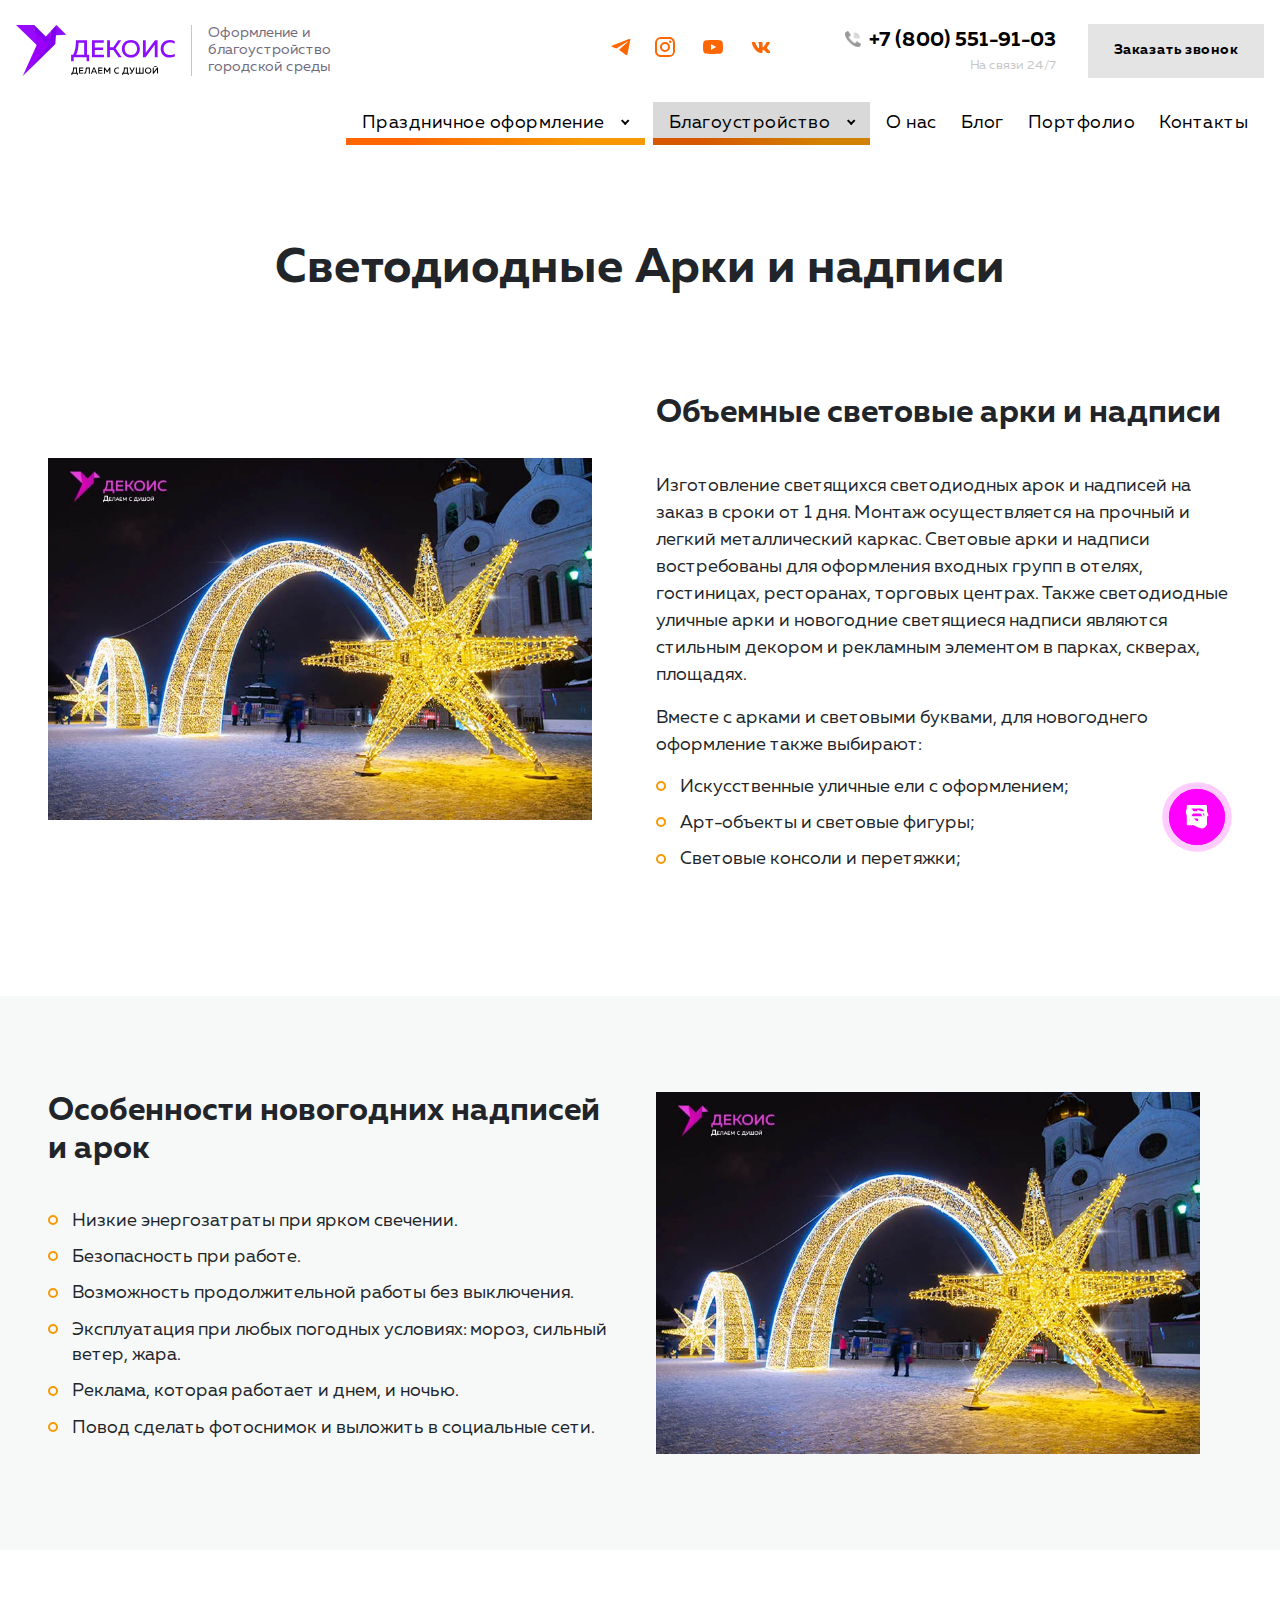
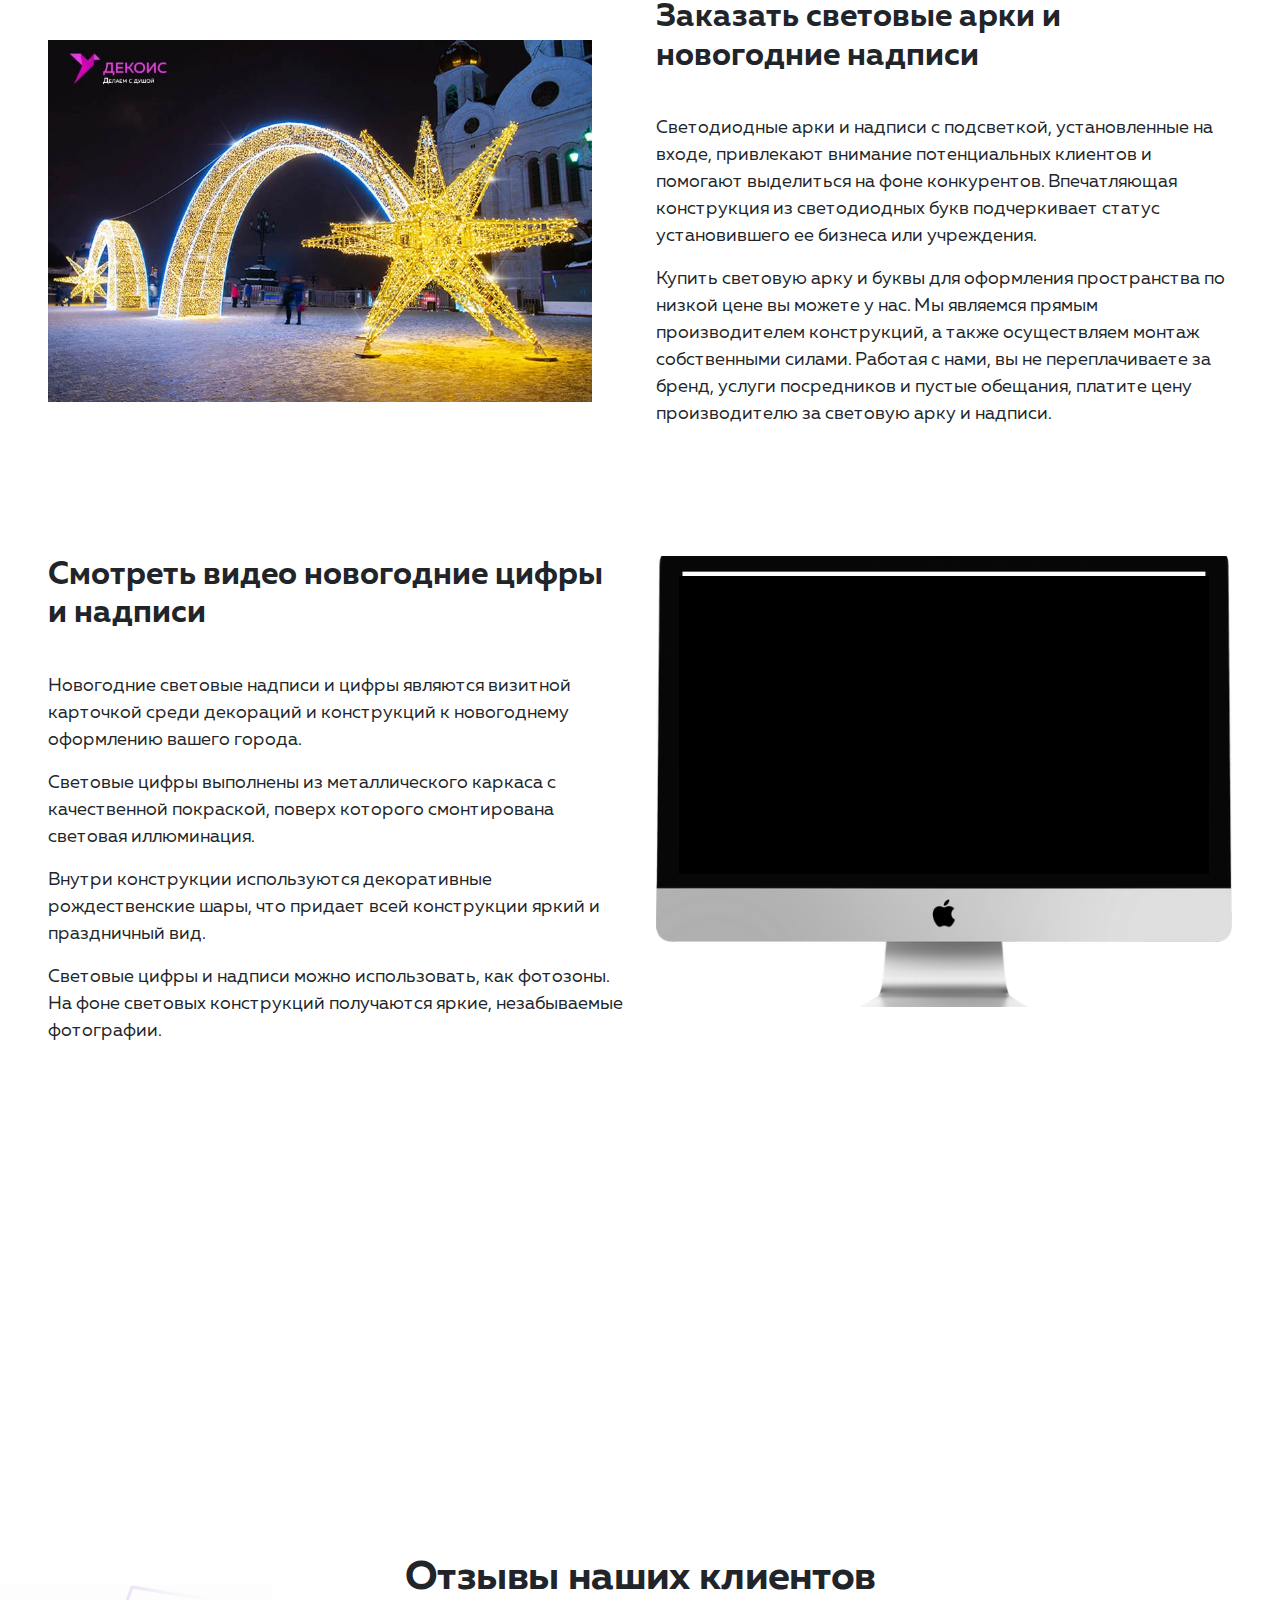
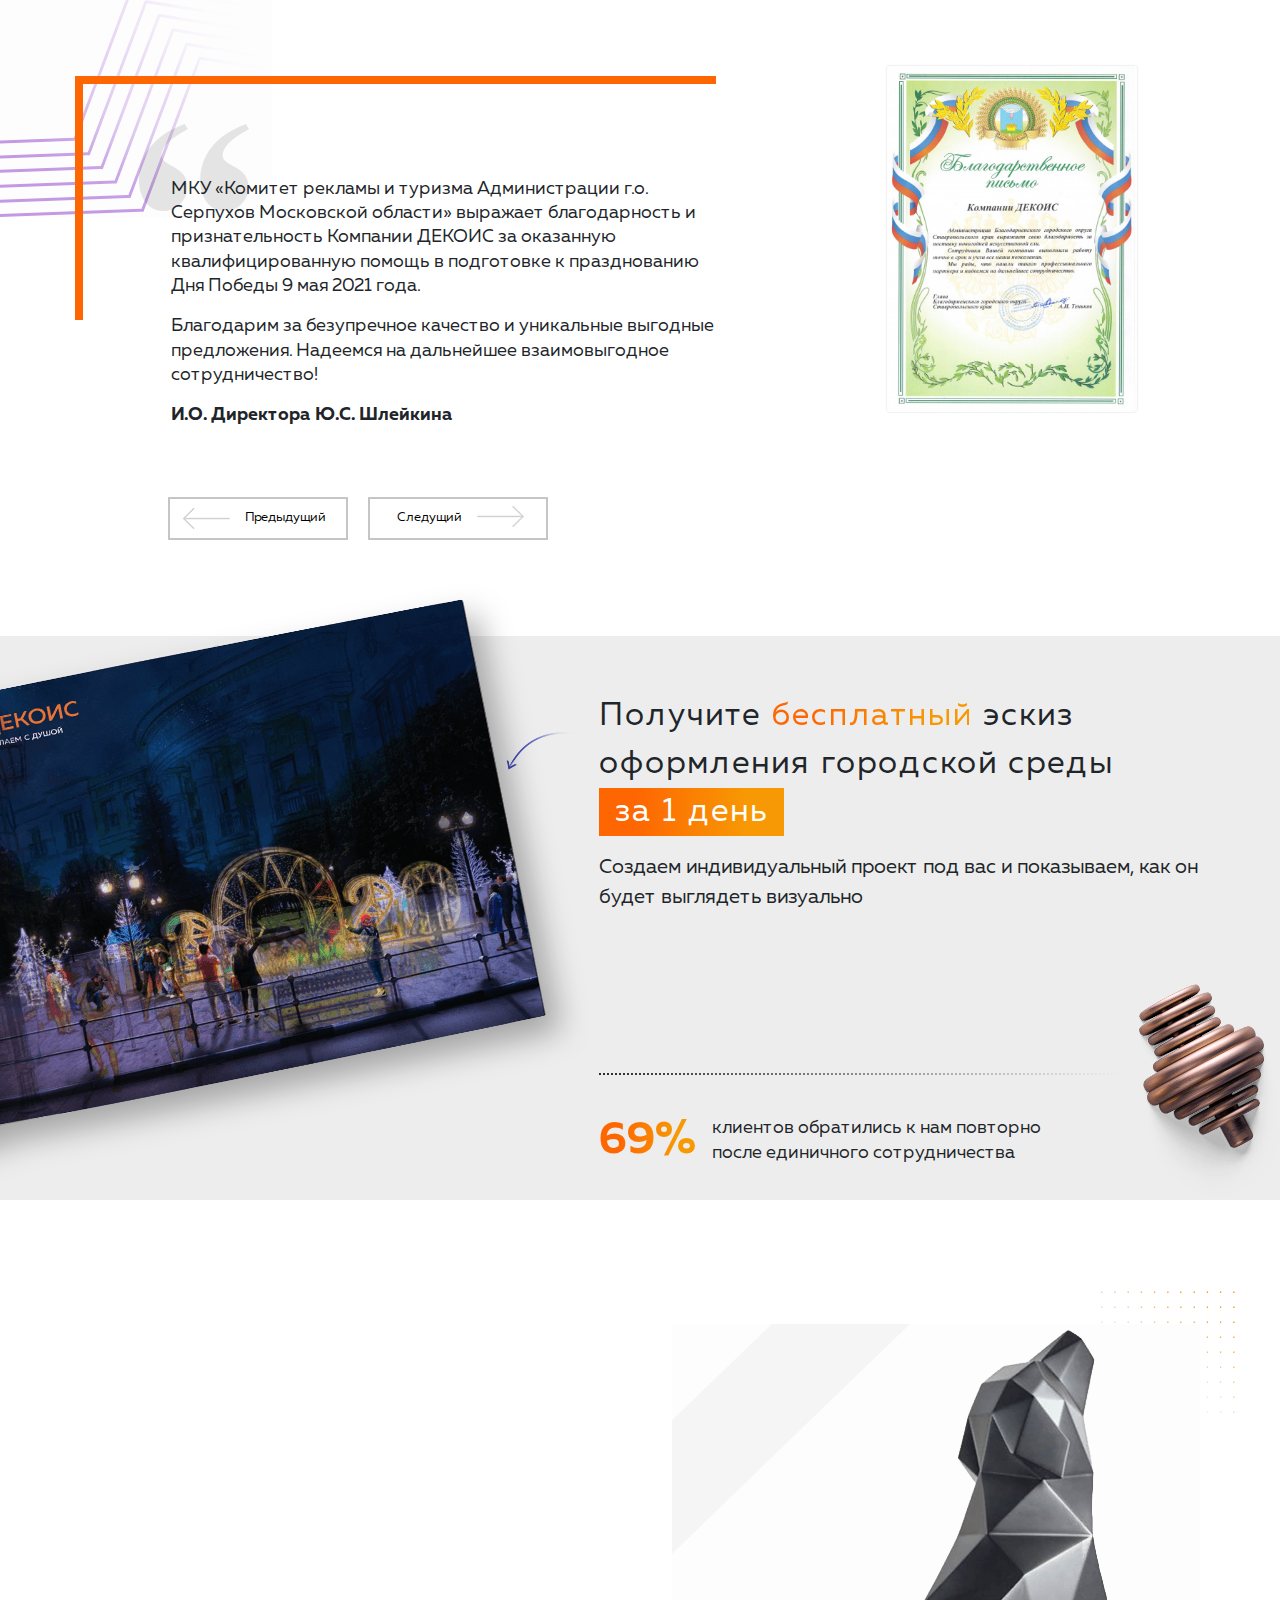
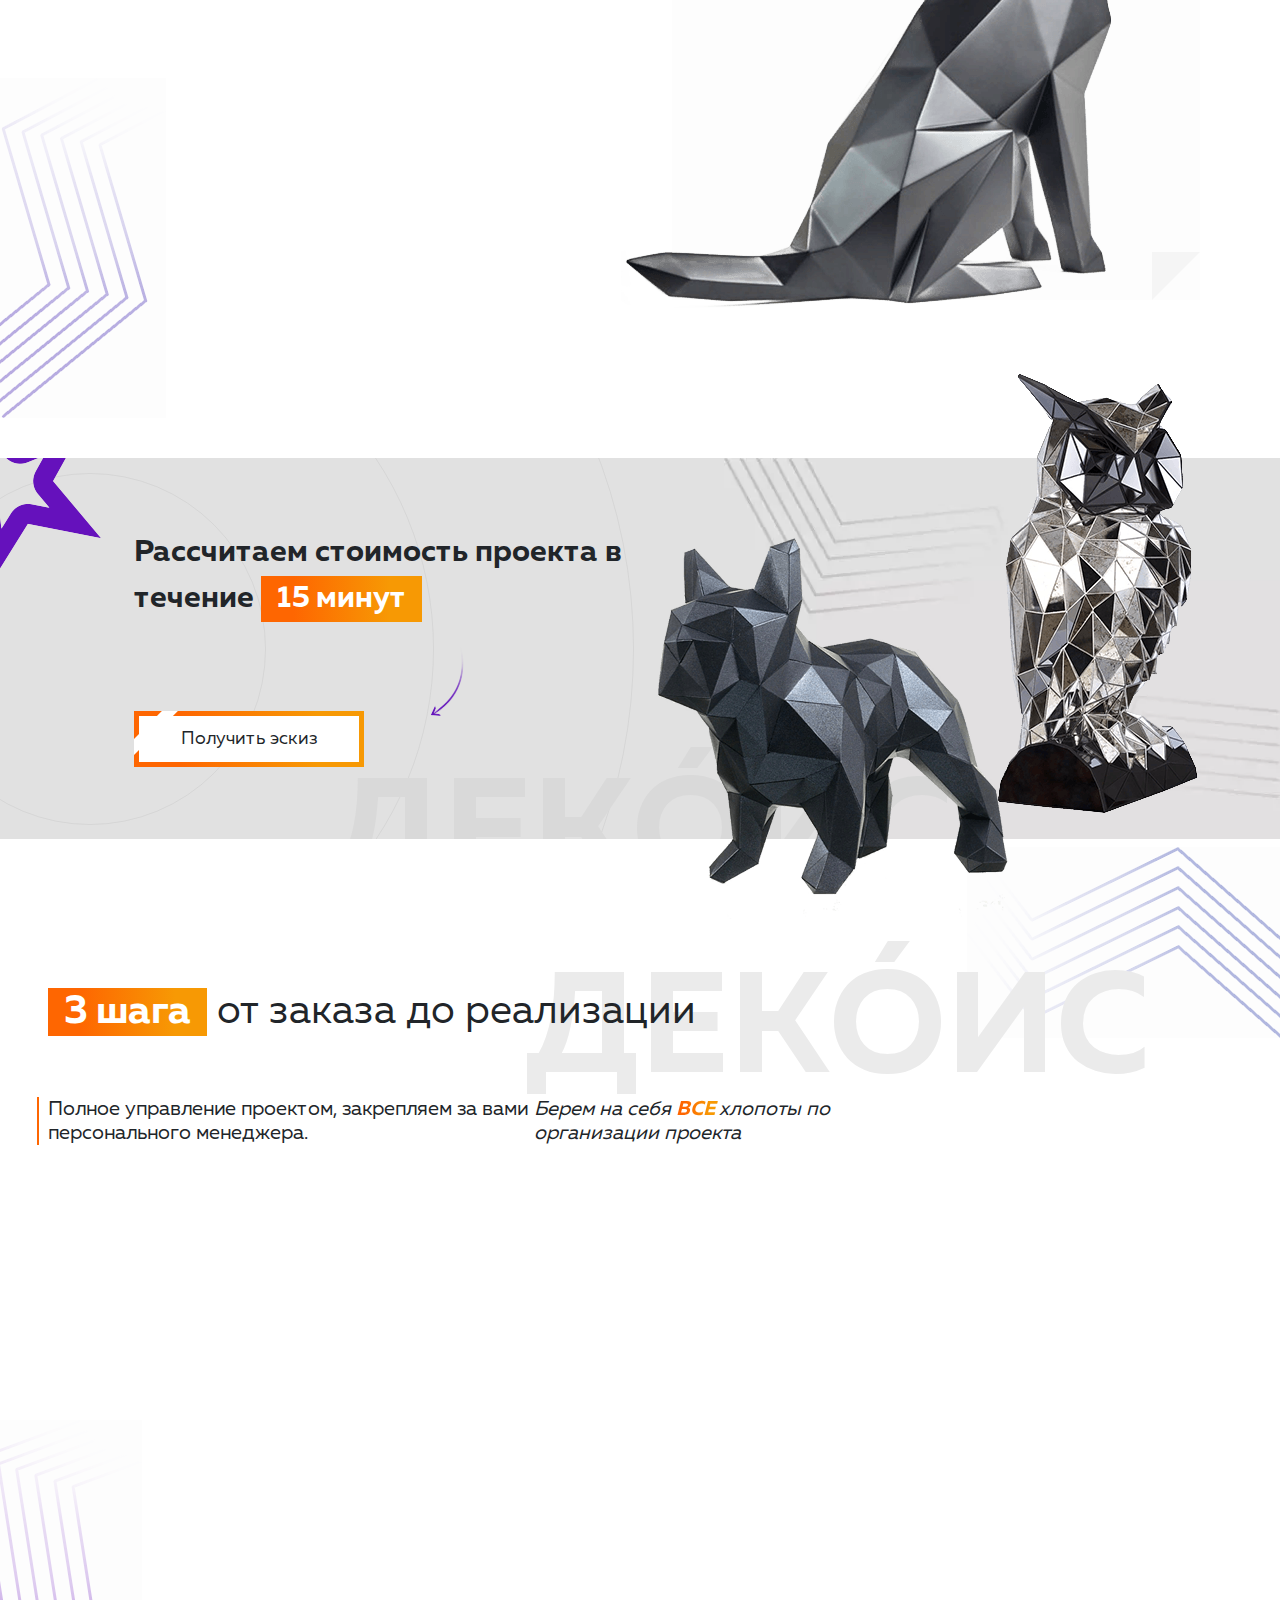
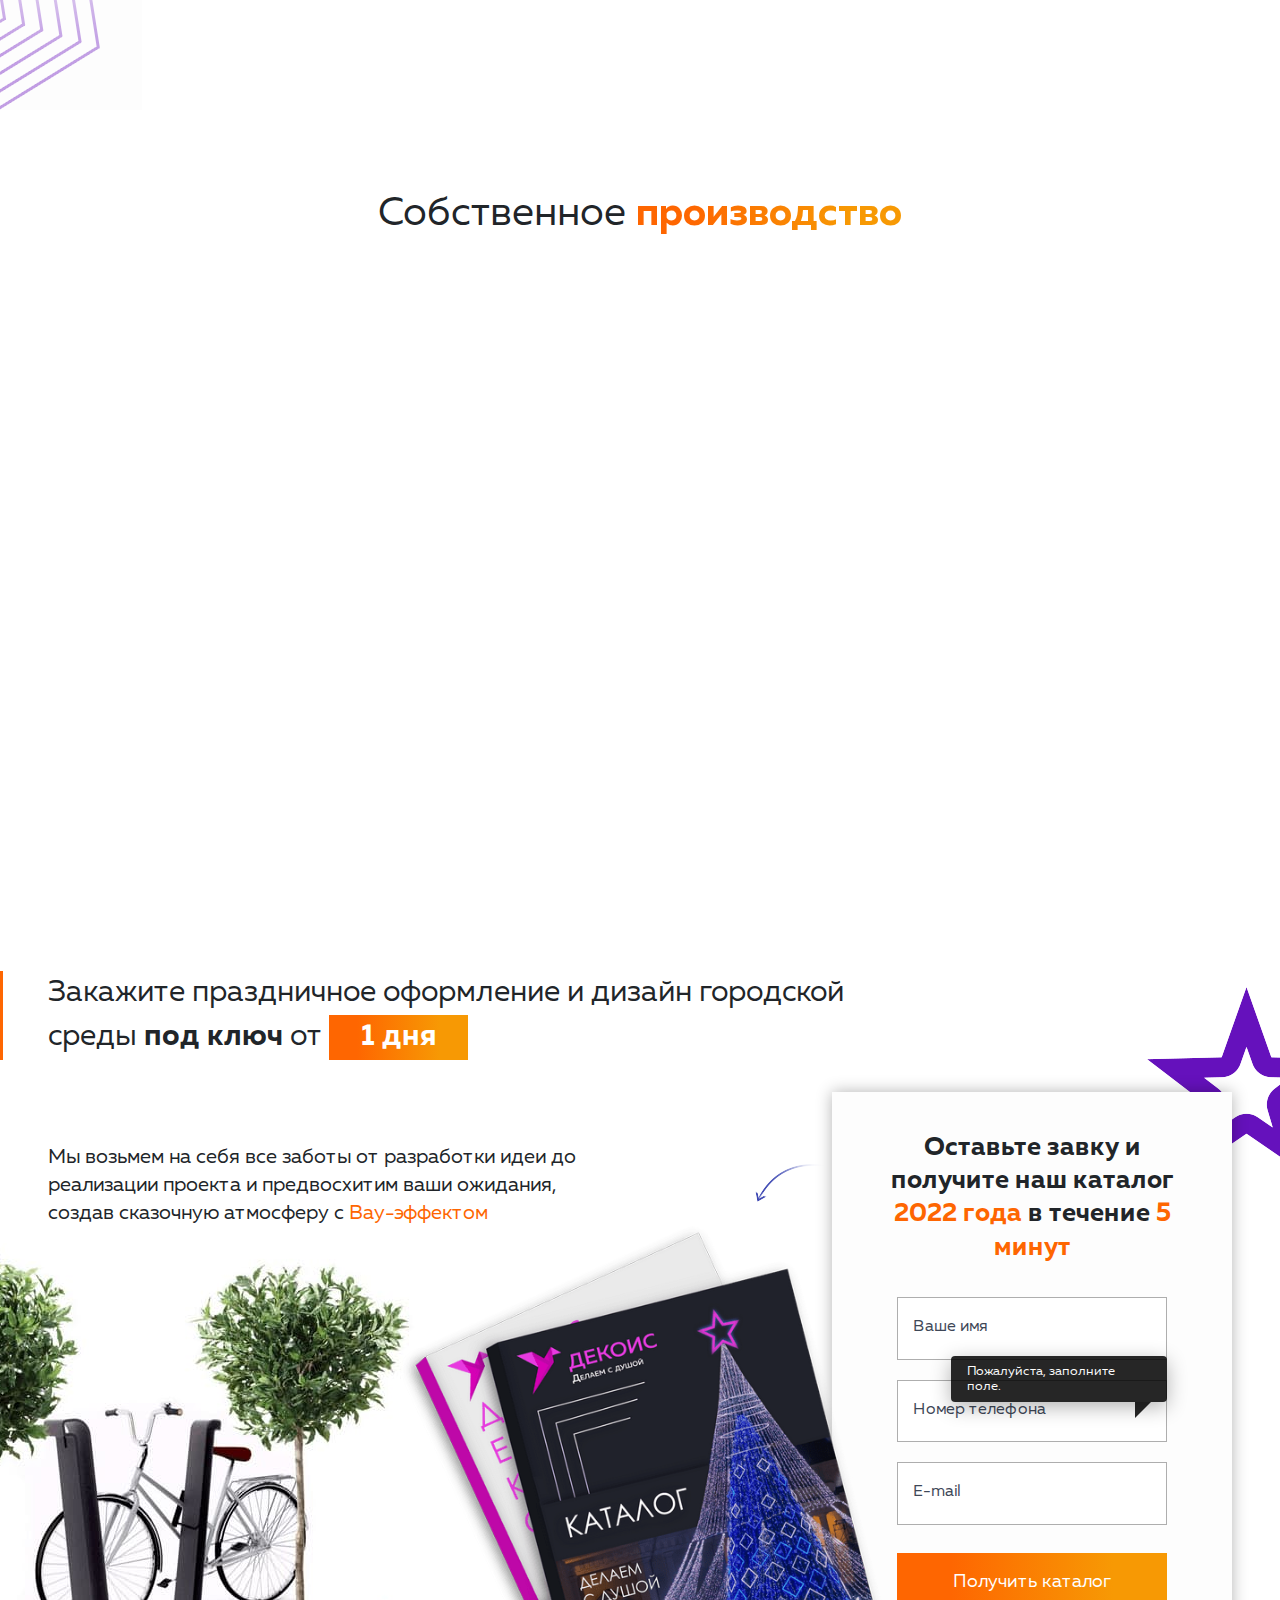
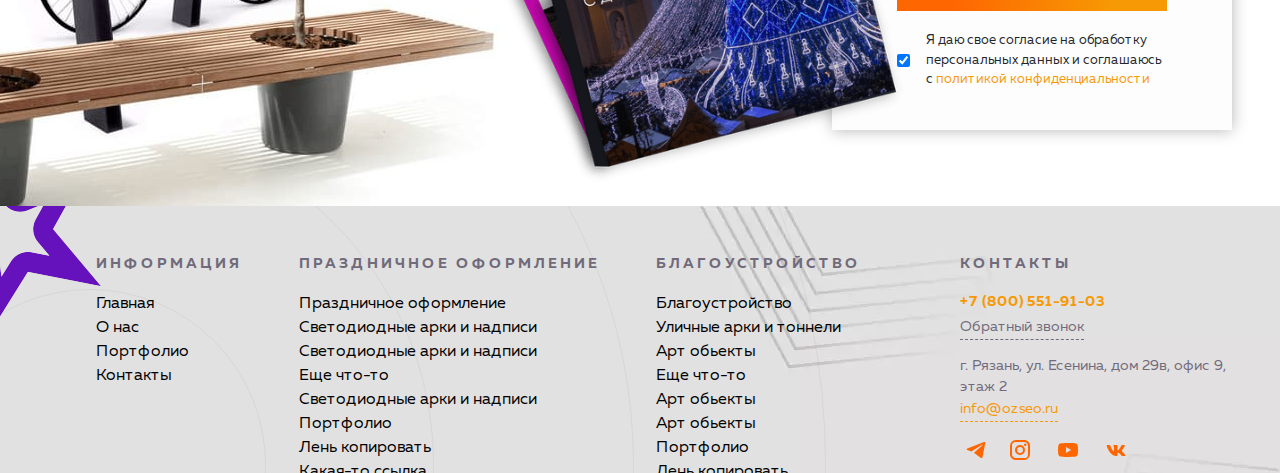
<file: beauitem.html>
<!DOCTYPE html>
<html lang="en">
<head>
    <meta charset="UTF-8">
    <meta http-equiv="X-UA-Compatible" content="IE=edge">
    <meta name="viewport" content="width=device-width, initial-scale=1.0">
    <title>Ozseo.ru - definitely best site ever made</title>
    <link rel="shortcut icon" href="assets/img/elements/favicon.webp" type="image/webp">
    <link rel="stylesheet" href="assets/css/min/basic.css">
    <link rel="stylesheet" href="assets/css/min/decitem.css">

    <style>
        :root{
            --primary-clr: var(--secondary-clr);
            --primary-accent-clr: var(--secondary-accent-clr);
        }
    </style>
</head>
<body>
    
    <header class="header">
        <div class="container">
            <div class="column header__column easy-container">
                <div class="logo header__logo">
                    <a href="index.html" class="header__logo-link vl-r">
                        <img src="assets/img/logotype.svg" class="header__logo-img img" alt="Ozseo logotype">
                    </a>
                </div>
                <div class="header__des">
                    <div class="light-title">Оформление и благоустройство городской среды</div>
                </div>

                <div class="col social header__social">
                    <a href="#" class="social__element header__social-element">
                        <svg xmlns="http://www.w3.org/2000/svg" shape-rendering="geometricPrecision" image-rendering="optimizeQuality" viewBox="0 0 512 512" xmlns:v="https://vecta.io/nano"><path d="M456 95.4l-63.3 319s-8.8 22.1-33.2 11.5L212.9 313.7l179.3-161.4c10.3-9.6 3.9-15.4-8.1-8.1L158.3 287.6l-87.1-29.3s-13.7-4.9-15-15.5 15.5-16.4 15.5-16.4L426.8 87S456 74.2 456 95.4z"></path></svg>
                    </a>
                    <a href="#" class="social__element header__social-element">
                        <svg xmlns="http://www.w3.org/2000/svg"><path d="M7.8,2H16.2C19.4,2 22,4.6 22,7.8V16.2A5.8,5.8 0 0,1 16.2,22H7.8C4.6,22 2,19.4 2,16.2V7.8A5.8,5.8 0 0,1 7.8,2M7.6,4A3.6,3.6 0 0,0 4,7.6V16.4C4,18.39 5.61,20 7.6,20H16.4A3.6,3.6 0 0,0 20,16.4V7.6C20,5.61 18.39,4 16.4,4H7.6M17.25,5.5A1.25,1.25 0 0,1 18.5,6.75A1.25,1.25 0 0,1 17.25,8A1.25,1.25 0 0,1 16,6.75A1.25,1.25 0 0,1 17.25,5.5M12,7A5,5 0 0,1 17,12A5,5 0 0,1 12,17A5,5 0 0,1 7,12A5,5 0 0,1 12,7M12,9A3,3 0 0,0 9,12A3,3 0 0,0 12,15A3,3 0 0,0 15,12A3,3 0 0,0 12,9Z"></path></svg>
                    </a>
                    <a href="#" class="social__element header__social-element">
                        <svg xmlns="http://www.w3.org/2000/svg"><path d="M10 15l5.2-3L10 9v6m11.56-7.83c.13.47.22 1.1.28 1.9.07.8.1 1.5.1 2.1L22 12c0 2.2-.16 3.8-.44 4.83-.25.9-.83 1.48-1.73 1.73-.47.13-1.33.22-2.65.28-1.3.07-2.5.1-3.6.1L12 19c-4.2 0-6.8-.16-7.83-.44-.9-.25-1.48-.83-1.73-1.73-.13-.47-.22-1.1-.28-1.9-.07-.8-.1-1.5-.1-2.1L2 12c0-2.2.16-3.8.44-4.83.25-.9.83-1.48 1.73-1.73.47-.13 1.33-.22 2.65-.28 1.3-.07 2.5-.1 3.6-.1L12 5c4.2 0 6.8.16 7.83.44.9.25 1.48.83 1.73 1.73z"></path></svg>
                    </a>
                    <a href="#" class="social__element header__social-element">
                        <svg xmlns="http://www.w3.org/2000/svg"><path d="M20.8 7.74c.13-.42 0-.74-.62-.74h-2.02a.87.87 0 00-.88.57s-1.03 2.51-2.49 4.15c-.48.47-.69.62-.95.62-.13 0-.34-.15-.34-.58V7.74c0-.51-.12-.74-.55-.74H9.76c-.32 0-.51.24-.51.47 0 .48.75.6.8 1.97v2.98c0 .66-.12.78-.37.78-.68 0-2.36-2.53-3.35-5.41-.2-.56-.39-.79-.91-.79H3.39c-.57 0-.69.27-.69.57 0 .54.69 3.2 3.2 6.72C7.57 16.7 9.93 18 12.08 18c1.29 0 1.45-.29 1.45-.79v-1.82c0-.57.12-.69.53-.69.3 0 .81.15 2.01 1.3 1.38 1.38 1.6 2 2.38 2h2.02c.58 0 .87-.29.71-.86-.18-.57-.84-1.4-1.71-2.38-.47-.55-1.18-1.15-1.4-1.46-.3-.38-.21-.55 0-.9 0 0 2.47-3.47 2.73-4.66z"></path></svg>
                    </a>
                </div>

                <div class="phone header__phone">
                    <a href="tel:2555" class="tetriary-title header__phone-link">+7 (800) 551-91-03</a>
                    <span class="extra-light-title">На связи 24/7</span>
                </div>

                <div class="call-btn header__btn open-modal">Заказать звонок</div>
            </div>
        </div>
    </header>

    <nav class="menu">
        <div class="container">
            <div class="column menu__column easy-container">
                <ul class="menu__list column offer-link-title">
                    <li class="menu__item droped">
                        <a href="decoration.html" class="menu__link">Праздничное оформление</a>

                        <div class="dropdown__content">
                            <ul class="dropdown__list">
                                <li class="dropdown__item"><a href="decitem.html" class="dropdown__link">Светодиодные Арки и надписи</a></li>
                                <li class="dropdown__item"><a href="decitem.html" class="dropdown__link">Ёлки с готовым оформлением</a></li>
                                <li class="dropdown__item"><a href="decitem.html" class="dropdown__link">Украшения и игрушки для уличных елей</a></li>
                                <li class="dropdown__item"><a href="decitem.html" class="dropdown__link">Искусственные елки от 3 до 25 м</a></li>
                                <li class="dropdown__item"><a href="decitem.html" class="dropdown__link">Гирлянды для елей</a></li>
                                <li class="dropdown__item"><a href="decitem.html" class="dropdown__link">Световые уличные фигуры</a></li>
                                <li class="dropdown__item"><a href="decitem.html" class="dropdown__link">Световые консоли и светодиодные перетяжки</a></li>
                                <li class="dropdown__item"><a href="decitem.html" class="dropdown__link">Светодиодные фонтаны и деревья</a></li>
                                <li class="dropdown__item"><a href="decitem.html" class="dropdown__link">Гирлядны Звездное небо и световые потолки</a></li>
                                <li class="dropdown__item"><a href="decitem.html" class="dropdown__link">Светодиодные гирлянды для улицы</a></li>
                                <li class="dropdown__item"><a href="decitem.html" class="dropdown__link">Оформление города ко дню России</a></li>
                                <li class="dropdown__item"><a href="decitem.html" class="dropdown__link">Оформление ко дню города</a></li>
                                <li class="dropdown__item"><a href="decitem.html" class="dropdown__link">Оформление города к 9 мая</a></li>
                            </ul>
                        </div>
                    </li>
                    <li class="menu__item droped secondary-droped">
                        <a href="beautification.html" class="menu__link active">Благоустройство</a>

                        <div class="dropdown__content">
                            <ul class="dropdown__list">
                                <li class="dropdown__item"><a href="beauitem.html" class="dropdown__link">Светодиоднаые арки и надписи</a></li>
                                <li class="dropdown__item"><a href="beauitem.html" class="dropdown__link">Ёлки с готовым оформлением</a></li>
                                <li class="dropdown__item"><a href="beauitem.html" class="dropdown__link">Украшения и игрушки для уличных елей</a></li>
                                <li class="dropdown__item"><a href="beauitem.html" class="dropdown__link">Искуственные елки от 3 до 25 м</a></li>
                                <li class="dropdown__item"><a href="beauitem.html" class="dropdown__link">Гирлянды для елей</a></li>
                                <li class="dropdown__item"><a href="beauitem.html" class="dropdown__link">Световые уличные фигуры</a></li>
                                <li class="dropdown__item"><a href="beauitem.html" class="dropdown__link">Световые консоли и светодиодные перетяжки</a></li>
                                <li class="dropdown__item"><a href="beauitem.html" class="dropdown__link">Светодиодные фонтаны и деревья</a></li>
                                <li class="dropdown__item"><a href="beauitem.html" class="dropdown__link">Гирлядны Звездное небо и световые потолки</a></li>
                                <li class="dropdown__item"><a href="beauitem.html" class="dropdown__link">Светодиодные гирлянды для улицы</a></li>
                                <li class="dropdown__item"><a href="beauitem.html" class="dropdown__link">Оформление города ко дню России</a></li>
                                <li class="dropdown__item"><a href="beauitem.html" class="dropdown__link">Оформление ко дню города</a></li>
                                <li class="dropdown__item"><a href="beauitem.html" class="dropdown__link">Оформление города к 9 мая</a></li>
                            </ul>
                        </div>
                    </li>
                    <li class="menu__item"><a href="about.html" class="menu__link">О нас</a></li>
                    <li class="menu__item"><a href="blog.html" class="menu__link">Блог</a></li>
                    <li class="menu__item"><a href="portfolio.html" class="menu__link">Портфолио</a></li>
                    <li class="menu__item"><a href="contacts.html" class="menu__link">Контакты</a></li>
                </ul>
            </div>
        </div>
    </nav>

    <nav class="mobile-menu burger-menu">
        <ul class="mobile-menu__contacts">
            <li class="mobile-menu__contacts__item"><a href="tel:+7(800)551-91-03" class="mobile-menu__contacts__link phone-title">+7 (800) 551-91-03</a></li>
            <li class="mobile-menu__contacts__item"><a href="tel:+7(800)551-91-03" class="mobile-menu__contacts__link linked-title">Обратный звонок</a></li>
            <li class="mobile-menu__contacts__item">г. Рязань, ул. Есенина, дом 29в, офис 9, этаж 2</li>
            <li class="mobile-menu__contacts__item"><a href="mailto:info@decois.ru" class="mobile-menu__contacts__link linked-title">info@decois.ru</a></li>
        </ul>
        <ul class="mobile-menu__list">
            <li class="mobile-menu__item">
                <a href="#" class="mobile-menu__title menu-title">Праздничное оформление</a>

                <ul class="mobile-menu__list__list">
                    <li class="mobile-menu__list__item"><a href="#" class="mobile-menu__list__link">Светодиодное оформление</a></li>
                    <li class="mobile-menu__list__item"><a href="#" class="mobile-menu__list__link">Что-то еще</a></li>
                    <li class="mobile-menu__list__item"><a href="#" class="mobile-menu__list__link">Что-то еще</a></li>
                    <li class="mobile-menu__list__item"><a href="#" class="mobile-menu__list__link">Что-то еще</a></li>
                    <li class="mobile-menu__list__item"><a href="#" class="mobile-menu__list__link">Светодиодное оформление</a></li>
                    <li class="mobile-menu__list__item"><a href="#" class="mobile-menu__list__link">Светодиодное оформление</a></li>
                    <li class="mobile-menu__list__item"><a href="#" class="mobile-menu__list__link">Что-то еще</a></li>
                    <li class="mobile-menu__list__item"><a href="#" class="mobile-menu__list__link">Пример довольно длинного текста</a></li>
                    <li class="mobile-menu__list__item"><a href="#" class="mobile-menu__list__link">Светодиодное оформление</a></li>
                    <li class="mobile-menu__list__item"><a href="#" class="mobile-menu__list__link">Светодиодное оформление</a></li>
                </ul>
            </li>
            <li class="mobile-menu__item">
                <a href="#" class="mobile-menu__title menu-title">Благоустройство</a>

                <ul class="mobile-menu__list__list">
                    <li class="mobile-menu__list__item"><a href="#" class="mobile-menu__list__link">Светодиодное оформление</a></li>
                    <li class="mobile-menu__list__item"><a href="#" class="mobile-menu__list__link">Что-то еще</a></li>
                    <li class="mobile-menu__list__item"><a href="#" class="mobile-menu__list__link">Что-то еще</a></li>
                    <li class="mobile-menu__list__item"><a href="#" class="mobile-menu__list__link">Что-то еще</a></li>
                    <li class="mobile-menu__list__item"><a href="#" class="mobile-menu__list__link">Светодиодное оформление</a></li>
                    <li class="mobile-menu__list__item"><a href="#" class="mobile-menu__list__link">Светодиодное оформление</a></li>
                    <li class="mobile-menu__list__item"><a href="#" class="mobile-menu__list__link">Что-то еще</a></li>
                    <li class="mobile-menu__list__item"><a href="#" class="mobile-menu__list__link">Пример довольно длинного текста</a></li>
                    <li class="mobile-menu__list__item"><a href="#" class="mobile-menu__list__link">Светодиодное оформление</a></li>
                    <li class="mobile-menu__list__item"><a href="#" class="mobile-menu__list__link">Светодиодное оформление</a></li>
                </ul>
            </li>
            <li class="mobile-menu__item">
                <a href="about.html" class="mobile-menu__title menu-title">О нас</a>
            </li>
            <li class="mobile-menu__item">
                <a href="blog.html" class="mobile-menu__title menu-title">Блог</a>
            </li>
            <li class="mobile-menu__item">
                <a href="portfolio.html" class="mobile-menu__title menu-title">Портфолио</a>
            </li>
            <li class="mobile-menu__item">
                <a href="contacts.html" class="mobile-menu__title menu-title">Контакты</a>
            </li>
        </ul>
        <div class="col social mobile-menu__social">
            <a href="#" class="social__element mobile-menu__social-element">
                <svg xmlns="http://www.w3.org/2000/svg"><path d="M7.8,2H16.2C19.4,2 22,4.6 22,7.8V16.2A5.8,5.8 0 0,1 16.2,22H7.8C4.6,22 2,19.4 2,16.2V7.8A5.8,5.8 0 0,1 7.8,2M7.6,4A3.6,3.6 0 0,0 4,7.6V16.4C4,18.39 5.61,20 7.6,20H16.4A3.6,3.6 0 0,0 20,16.4V7.6C20,5.61 18.39,4 16.4,4H7.6M17.25,5.5A1.25,1.25 0 0,1 18.5,6.75A1.25,1.25 0 0,1 17.25,8A1.25,1.25 0 0,1 16,6.75A1.25,1.25 0 0,1 17.25,5.5M12,7A5,5 0 0,1 17,12A5,5 0 0,1 12,17A5,5 0 0,1 7,12A5,5 0 0,1 12,7M12,9A3,3 0 0,0 9,12A3,3 0 0,0 12,15A3,3 0 0,0 15,12A3,3 0 0,0 12,9Z"></path></svg>
            </a>
            <a href="#" class="social__element mobile-menu__social-element">
                <svg xmlns="http://www.w3.org/2000/svg"><path d="M10 15l5.2-3L10 9v6m11.56-7.83c.13.47.22 1.1.28 1.9.07.8.1 1.5.1 2.1L22 12c0 2.2-.16 3.8-.44 4.83-.25.9-.83 1.48-1.73 1.73-.47.13-1.33.22-2.65.28-1.3.07-2.5.1-3.6.1L12 19c-4.2 0-6.8-.16-7.83-.44-.9-.25-1.48-.83-1.73-1.73-.13-.47-.22-1.1-.28-1.9-.07-.8-.1-1.5-.1-2.1L2 12c0-2.2.16-3.8.44-4.83.25-.9.83-1.48 1.73-1.73.47-.13 1.33-.22 2.65-.28 1.3-.07 2.5-.1 3.6-.1L12 5c4.2 0 6.8.16 7.83.44.9.25 1.48.83 1.73 1.73z"></path></svg>
            </a>
            <a href="#" class="social__element mobile-menu__social-element">
                <svg xmlns="http://www.w3.org/2000/svg"><path d="M20.8 7.74c.13-.42 0-.74-.62-.74h-2.02a.87.87 0 00-.88.57s-1.03 2.51-2.49 4.15c-.48.47-.69.62-.95.62-.13 0-.34-.15-.34-.58V7.74c0-.51-.12-.74-.55-.74H9.76c-.32 0-.51.24-.51.47 0 .48.75.6.8 1.97v2.98c0 .66-.12.78-.37.78-.68 0-2.36-2.53-3.35-5.41-.2-.56-.39-.79-.91-.79H3.39c-.57 0-.69.27-.69.57 0 .54.69 3.2 3.2 6.72C7.57 16.7 9.93 18 12.08 18c1.29 0 1.45-.29 1.45-.79v-1.82c0-.57.12-.69.53-.69.3 0 .81.15 2.01 1.3 1.38 1.38 1.6 2 2.38 2h2.02c.58 0 .87-.29.71-.86-.18-.57-.84-1.4-1.71-2.38-.47-.55-1.18-1.15-1.4-1.46-.3-.38-.21-.55 0-.9 0 0 2.47-3.47 2.73-4.66z"></path></svg>
            </a>
        </div>
    </nav>

    <div class="burger">
        <div class="burger__open">
            <span></span>
            <span></span>
            <span></span>
        </div>
    </div>

    <div class="modal">
        <div class="modal__blur"></div>
        <div class="modal__bg close-modal"></div>
        <div class="modal__body">
            <div class="modal__popup">
                <div class="modal__btn close-modal">
                    <svg viewBox="0 0 32 32"><path d="M10,10 L22,22 M22,10 L10,22"></path></svg>
                </div>
                <div class="modal__head">
                    <p class="modal__title form-title">Заказать звонок</p>
                    <p class="modal__des des-title">Создаем индивидуальный проект под вас и показываем, как он будет выглядеть визуально</p>
                </div>
                
                <form action="#sfksf" class="modal__form check-form">
                    <div class="modal__item input__wrap">
                        <input type="text" class="input modal__input" placeholder=" ">
                        <label class="input-holder modal__input-holder">Имя</label>
                    </div>
                    <div class="modal__item input__wrap">
                        <input type="tel" class="check-input input modal__input tel" placeholder=" ">
                        <label class="input-holder modal__input-holder">Телефон</label>
                        <span class="check-error modal__error">Пожалуйста, заполните поле.</span>
                    </div>
                    <div class="modal__item input__wrap">
                        <textarea class="input modal__input" placeholder=" "></textarea>
                        <label class="input-holder modal__input-holder">Комментарий</label>
                    </div>
                    <button class="check-btn modal__submit primary-btn filled"><span>Перезвоните мне</span></button>

                    <div class="modal__agreement">
                        <input type="checkbox" id="checker" class="modal__checkbox" name="checker" checked>
                        <label for="checker" class="modal__agreement-text">
                            Я даю свое согласие на обработку персональных данных и соглашаюсь с 
                            <a href="#" class="linked-title">политикой конфиденциальности</a>
                        </label>
                    </div>
                </form>
            </div>
        </div>
    </div>

    <div class="modal modal-2">
        <div class="modal__blur"></div>
        <div class="modal__bg close-modal-2"></div>

        <div class="modal__body">
            <div class="modal__popup">
                <div class="modal__btn close-modal-2">
                    <svg viewBox="0 0 32 32"><path d="M10,10 L22,22 M22,10 L10,22"></path></svg>
                </div>
                <div class="modal__head">
                    <p class="modal__title form-title">Получить каталог</p>
                    <p class="modal__des des-title">Создаем индивидуальный проект под вас и показываем, как он будет выглядеть визуально</p>
                </div>
                
                <form action="#sfksf" class="modal__form check-form2">
                    <div class="modal__item input__wrap">
                        <input type="text" class="input modal__input" placeholder=" ">
                        <label class="input-holder modal__input-holder">Имя</label>
                    </div>
                    <div class="modal__item input__wrap">
                        <input type="email" class="check-input2 input modal__input" placeholder=" ">
                        <label class="input-holder modal__input-holder">E-mail</label>
                        <span class="check-error2 modal__error">Пожалуйста, заполните поле.</span>
                    </div>
                    <div class="modal__item input__wrap">
                        <textarea class="input modal__input" placeholder=" "></textarea>
                        <label class="input-holder modal__input-holder">Комментарий</label>
                    </div>
                    <button class="check-btn2 modal__submit primary-btn filled"><span>Перезвоните мне</span></button>

                    <div class="modal__agreement">
                        <input type="checkbox" id="checker2" class="modal__checkbox" name="checker2" checked>
                        <label for="checker2" class="modal__agreement-text">
                            Я даю свое согласие на обработку персональных данных и соглашаюсь с 
                            <a href="#" class="linked-title">политикой конфиденциальности</a>
                        </label>
                    </div>
                </form>
            </div>
        </div>
    </div>

    <div class="widget">
        <div class="widget__bg close-widget"></div>
        <div class="widget__icons">
            <div class="widget__icon open-modal close-widget" style="background-image: url('data:image/svg+xml;charset=US-ASCII,%3Csvg%20xmlns%3D%22http%3A//www.w3.org/2000/svg%22%20width%3D%2229%22%20height%3D%2230%22%20viewBox%3D%220%200%2029%2030%22%3E%3Cpath%20fill%3D%22%23ffffff%22%20fill-rule%3D%22evenodd%22%20d%3D%22M21.872%2019.905c-.947-.968-2.13-.968-3.072%200-.718.737-1.256.974-1.962%201.723-.193.206-.356.25-.59.112-.466-.262-.96-.474-1.408-.76-2.082-1.356-3.827-3.098-5.372-5.058-.767-.974-1.45-2.017-1.926-3.19-.096-.238-.078-.394.11-.587.717-.718.96-.98%201.665-1.717.984-1.024.984-2.223-.006-3.253-.56-.586-1.103-1.397-1.56-2.034-.458-.636-.817-1.392-1.403-1.985C5.4%202.2%204.217%202.2%203.275%203.16%202.55%203.9%201.855%204.654%201.12%205.378.438%206.045.093%206.863.02%207.817c-.114%201.556.255%203.023.774%204.453%201.062%202.96%202.68%205.587%204.642%207.997%202.65%203.26%205.813%205.837%209.513%207.698%201.665.836%203.39%201.48%205.268%201.585%201.292.075%202.415-.262%203.314-1.304.616-.712%201.31-1.36%201.962-2.042.966-1.01.972-2.235.012-3.234-1.147-1.192-2.48-1.88-3.634-3.065zm-.49-5.36l.268-.047c.583-.103.953-.707.79-1.295-.465-1.676-1.332-3.193-2.537-4.445-1.288-1.33-2.857-2.254-4.59-2.708-.574-.15-1.148.248-1.23.855l-.038.28c-.07.522.253%201.01.747%201.142%201.326.355%202.53%201.064%203.517%202.086.926.958%201.59%202.125%201.952%203.412.14.5.624.807%201.12.72zm2.56-9.85C21.618%202.292%2018.74.69%2015.56.02c-.56-.117-1.1.283-1.178.868l-.038.28c-.073.537.272%201.04.786%201.15%202.74.584%205.218%201.968%207.217%204.03%201.885%201.95%203.19%204.36%203.803%207.012.122.53.617.873%201.136.78l.265-.046c.57-.1.934-.678.8-1.26-.71-3.08-2.223-5.873-4.41-8.14z%22/%3E%3C/svg%3E');">
                <span class="widget__icon-alt">Обратный звонок</span>
            </div>
            <div class="widget__icon open-modal-2 close-widget" style="background-image: url('data:image/svg+xml;charset=US-ASCII,%3Csvg%20xmlns%3D%22http%3A//www.w3.org/2000/svg%22%20width%3D%2224%22%20height%3D%2224%22%20viewBox%3D%220%200%2024%2024%22%3E%3Cpath%20fill%3D%22%23ffffff%22%20fill-rule%3D%22evenodd%22%20d%3D%22M22.407%200h-21.1C.586%200%200%20.586%200%201.306v21.1c0%20.72.586%201.306%201.306%201.306h21.1c.72%200%201.306-.586%201.306-1.305V1.297C23.702.587%2023.117%200%2022.407%200zm-9.094%2018.046c0%20.41-.338.737-.738.737H3.9c-.41%200-.738-.337-.738-.737v-1.634c0-.408.337-.737.737-.737h8.675c.41%200%20.738.337.738.737v1.634zm7.246-5.79c0%20.408-.338.737-.738.737H3.89c-.41%200-.737-.338-.737-.737v-1.634c0-.41.337-.737.737-.737h15.923c.41%200%20.738.337.738.737v1.634h.01zm0-5.8c0%20.41-.338.738-.738.738H3.89c-.41%200-.737-.338-.737-.738V4.822c0-.408.337-.737.737-.737h15.923c.41%200%20.738.338.738.737v1.634h.01z%22/%3E%3C/svg%3E');">
                <span class="widget__icon-alt">Оставить заявку</span>
            </div>
        </div>
        <div class="widget-btn open-widget">
            <div class="widget__pulse"></div>
            <div class="widget__item">
                <svg class="b24-crm-button-icon" xmlns="http://www.w3.org/2000/svg" width="28" height="28" viewBox="0 0 28 30">
                    <path class="b24-crm-button-call-icon" fill="#ffffff" fill-rule="evenodd" d="M940.872414,978.904882 C939.924716,977.937215 938.741602,977.937215 937.79994,978.904882 C937.08162,979.641558 936.54439,979.878792 935.838143,980.627954 C935.644982,980.833973 935.482002,980.877674 935.246586,980.740328 C934.781791,980.478121 934.286815,980.265859 933.840129,979.97868 C931.757607,978.623946 930.013117,976.882145 928.467826,974.921839 C927.701216,973.947929 927.019115,972.905345 926.542247,971.731659 C926.445666,971.494424 926.463775,971.338349 926.6509,971.144815 C927.36922,970.426869 927.610672,970.164662 928.316918,969.427987 C929.300835,968.404132 929.300835,967.205474 928.310882,966.175376 C927.749506,965.588533 927.206723,964.77769 926.749111,964.14109 C926.29156,963.50449 925.932581,962.747962 925.347061,962.154875 C924.399362,961.199694 923.216248,961.199694 922.274586,962.161118 C921.55023,962.897794 920.856056,963.653199 920.119628,964.377388 C919.437527,965.045391 919.093458,965.863226 919.021022,966.818407 C918.906333,968.372917 919.274547,969.840026 919.793668,971.269676 C920.856056,974.228864 922.473784,976.857173 924.43558,979.266977 C927.085514,982.52583 930.248533,985.104195 933.948783,986.964613 C935.6148,987.801177 937.341181,988.444207 939.218469,988.550339 C940.510236,988.625255 941.632988,988.288132 942.532396,987.245549 C943.148098,986.533845 943.842272,985.884572 944.494192,985.204083 C945.459999,984.192715 945.466036,982.969084 944.506265,981.970202 C943.359368,980.777786 942.025347,980.091055 940.872414,978.904882 Z M940.382358,973.54478 L940.649524,973.497583 C941.23257,973.394635 941.603198,972.790811 941.439977,972.202844 C940.97488,970.527406 940.107887,969.010104 938.90256,967.758442 C937.61538,966.427182 936.045641,965.504215 934.314009,965.050223 C933.739293,964.899516 933.16512,965.298008 933.082785,965.905204 L933.044877,966.18514 C932.974072,966.707431 933.297859,967.194823 933.791507,967.32705 C935.117621,967.682278 936.321439,968.391422 937.308977,969.412841 C938.23579,970.371393 938.90093,971.53815 939.261598,972.824711 C939.401641,973.324464 939.886476,973.632369 940.382358,973.54478 Z M942.940854,963.694228 C940.618932,961.29279 937.740886,959.69052 934.559939,959.020645 C934.000194,958.902777 933.461152,959.302642 933.381836,959.8878 L933.343988,960.167112 C933.271069,960.705385 933.615682,961.208072 934.130397,961.317762 C936.868581,961.901546 939.347628,963.286122 941.347272,965.348626 C943.231864,967.297758 944.53673,969.7065 945.149595,972.360343 C945.27189,972.889813 945.766987,973.232554 946.285807,973.140969 L946.55074,973.094209 C947.119782,972.993697 947.484193,972.415781 947.350127,971.835056 C946.638568,968.753629 945.126778,965.960567 942.940854,963.694228 Z" transform="translate(-919 -959)"></path>
                </svg>
            </div>
            <div class="widget__item">
                <svg class="b24-crm-button-icon" xmlns="http://www.w3.org/2000/svg" width="28" height="28" viewBox="0 0 24 28">
                    <path class="b24-crm-button-webform-icon" fill=" #ffffff" fill-rule="evenodd" d="M815.406703,961 L794.305503,961 C793.586144,961 793,961.586144 793,962.305503 L793,983.406703 C793,984.126062 793.586144,984.712206 794.305503,984.712206 L815.406703,984.712206 C816.126062,984.712206 816.712206,984.126062 816.712206,983.406703 L816.712206,962.296623 C816.703325,961.586144 816.117181,961 815.406703,961 L815.406703,961 Z M806.312583,979.046143 C806.312583,979.454668 805.975106,979.783264 805.575462,979.783264 L796.898748,979.783264 C796.490224,979.783264 796.161627,979.445787 796.161627,979.046143 L796.161627,977.412044 C796.161627,977.003519 796.499105,976.674923 796.898748,976.674923 L805.575462,976.674923 C805.983987,976.674923 806.312583,977.0124 806.312583,977.412044 L806.312583,979.046143 L806.312583,979.046143 Z M813.55946,973.255747 C813.55946,973.664272 813.221982,973.992868 812.822339,973.992868 L796.889868,973.992868 C796.481343,973.992868 796.152746,973.655391 796.152746,973.255747 L796.152746,971.621647 C796.152746,971.213122 796.490224,970.884526 796.889868,970.884526 L812.813458,970.884526 C813.221982,970.884526 813.550579,971.222003 813.550579,971.621647 L813.550579,973.255747 L813.55946,973.255747 Z M813.55946,967.45647 C813.55946,967.864994 813.221982,968.193591 812.822339,968.193591 L796.889868,968.193591 C796.481343,968.193591 796.152746,967.856114 796.152746,967.45647 L796.152746,965.82237 C796.152746,965.413845 796.490224,965.085249 796.889868,965.085249 L812.813458,965.085249 C813.221982,965.085249 813.550579,965.422726 813.550579,965.82237 L813.550579,967.45647 L813.55946,967.45647 Z" transform="translate(-793 -961)"></path>
                </svg>
            </div>
            <div class="widget__item">
                <svg class="b24-widget-button-icon b24-widget-button-close-item" xmlns="http://www.w3.org/2000/svg" width="29" height="29" viewBox="0 0 29 29"><path fill="#FFF" fill-rule="evenodd" d="M18.866 14.45l9.58-9.582L24.03.448l-9.587 9.58L4.873.447.455 4.866l9.575 9.587-9.583 9.57 4.418 4.42 9.58-9.577 9.58 9.58 4.42-4.42"></path></svg>
            </div>
        </div>
    </div>

    <section class="decitem">
        <div class="container-fluid">
            <h1 class="decitem__title">Светодиодные Арки и надписи</h1>
        </div>

        <section class="decitem-obj">
        <div class="container-fluid">
            <div class="row">
                <div class="col-sl">
                    <div class="decitem__img">
                        <img src="assets/img/hvezdy.webp" alt="hvezdy" class="img">
                    </div>
                </div>
                <div class="col-sl">
                    <div class="decitem-obj__list list">
                        <div class="desc list">
                            <h2>Объемные световые арки и надписи</h2>
                            <p><span>Изготовление светящихся светодиодных арок и надписей на заказ в сроки от 1 дня. Монтаж осуществляется на прочный и легкий металлический каркас. Световые арки и надписи востребованы для оформления входных групп в отелях, гостиницах, ресторанах, торговых центрах. Также светодиодные уличные арки и новогодние светящиеся надписи являются стильным декором и рекламным элементом в парках, скверах, площадях.</span></p>
                            <p>Вместе с арками и световыми буквами, для новогоднего оформление также выбирают:</p>
                            <ul>
                            <li>Искусственные уличные ели с оформлением;</li>
                            <li>Арт-объекты и световые фигуры;</li>
                            <li>Световые консоли и перетяжки;</li>
                            </ul>
                        </div>
                    </div>
                </div>
            </div>
        </div>
        </section>

        <section class="decitem-special">
            <div class="container-fluid">
                <div class="row">
                    <div class="col-sl">
                        <div class="decitem-special__list list">
                            <div class="desc list">
                                <h2>Особенности новогодних надписей и арок</h2>
                                <ul>
                                <li><span>Низкие энергозатраты при ярком свечении.</span></li>
                                <li><span>Безопасность при работе.</span></li>
                                <li><span>Возможность продолжительной работы без выключения.</span></li>
                                <li><span>Эксплуатация при любых погодных условиях: мороз, сильный ветер, жара.</span></li>
                                <li><span>Реклама, которая работает и днем, и ночью.</span></li>
                                <li><span>Повод сделать фотоснимок и выложить в социальные сети.</span></li>
                                </ul>
                            </div>
                        </div>
                    </div>
                    <div class="col-sl order-1">
                        <div class="decitem__img">
                            <img src="assets/img/hvezdy.webp" alt="hzvezdy" class="img">
                        </div>
                    </div>
                </div>
            </div>
        </section>

        <section class="decitem-obj">
            <div class="container-fluid">
                <div class="row">
                    <div class="col-sl">
                        <div class="decitem__img">
                            <img src="assets/img/hvezdy.webp" alt="hvezdy" class="img">
                        </div>
                    </div>
                    <div class="col-sl">
                        <div class="decitem-obj__list list">
                            <div class="desc list">
                                <div class="desc list">
                                    <h2>Заказать световые арки и новогодние надписи</h2>
                                    <p><span>Светодиодные арки и надписи с подсветкой, установленные на входе, привлекают внимание потенциальных клиентов и помогают выделиться на фоне конкурентов. Впечатляющая конструкция из светодиодных букв подчеркивает статус установившего ее бизнеса или учреждения.</span></p>
                                    <p><span>Купить световую арку и буквы для оформления пространства по низкой цене вы можете у нас. Мы являемся прямым производителем конструкций, а также осуществляем монтаж собственными силами. Работая с нами, вы не переплачиваете за бренд, услуги посредников и пустые обещания, платите цену производителю за световую арку и надписи.</span></p>
                                </div>
                            </div>
                        </div>
                    </div>
                </div>
            </div>
        </section>

        <section class="decitem-obj">
            <div class="container-fluid">
                <div class="row">
                    <div class="col-sl">
                        <div class="decitem-obj__list list">
                            <div class="desc list">
                                <div class="desc list">
                                    <div class="desc list">
                                        <h2>Смотреть видео новогодние цифры и надписи</h2>
                                        <p>Новогодние световые надписи и цифры являются визитной карточкой среди декораций и конструкций к новогоднему оформлению вашего города.</p>
                                        <p>Световые цифры выполнены из металлического каркаса с качественной покраской, поверх которого смонтирована световая иллюминация.</p>
                                        <p>Внутри конструкции используются декоративные рождественские шары, что придает всей конструкции яркий и праздничный вид.</p>
                                        <p>Световые цифры и надписи можно использовать, как фотозоны. На фоне световых конструкций получаются яркие, незабываемые фотографии.</p>
                                    </div>    
                                </div>
                            </div>
                        </div>
                    </div>
                    <div class="col-sl order-1">
                        <div class="decitem__video">
                            <div class="decitem__video-wrap">
                                <iframe class="decitem__iframe" src="//www.youtube.com/embed/eAO5PKj-gpQ?autoplay=1&amp;" frameborder="0" allowfullscreen=""></iframe>
                            </div>
                        </div>
                    </div>
                </div>
            </div>
        </section>

    </section>

    <section class="achives">
        <div class="container-fluid achives__con">
            <div class="row">
                <div class="col col-ml achives__item animate__fadeInDown wow" data-wow-delay="100ms">
                    <div class="achives__wrap">
                        <div class="achives__icon">
                            <img src="assets/img/achive1.webp" alt="achive" class="achives__img">
                        </div>
                        <p class="num-title achives__title">1500+</p>
                        <p class="achives__des">наименований продукции</p>
                    </div>
                </div>
                <div class="col col-ml achives__item animate__fadeInDown wow" data-wow-delay="200ms">
                    <div class="achives__wrap">
                        <div class="achives__icon">
                            <img src="assets/img/achive2.webp" alt="achive" class="achives__img">
                        </div>
                        <p class="num-title achives__title">1730</p>
                        <p class="achives__des">квадратных метров складских помещений с изделиями в наличии</p>
                    </div>
                </div>
                <div class="col col-ml achives__item animate__fadeInDown wow" data-wow-delay="300ms">
                    <div class="achives__wrap">
                        <div class="achives__icon">
                            <img src="assets/img/achive3.webp" alt="achive" class="achives__img">
                        </div>
                        <p class="num-title achives__title">7 лет</p>
                        <p class="achives__des">успешной работы на рынке</p>
                    </div>
                </div>
                <div class="col col-ml achives__item animate__fadeInDown wow" data-wow-delay="400ms">
                    <div class="achives__wrap">
                        <div class="achives__icon">
                            <img src="assets/img/achive4.webp" alt="achive" class="achives__img">
                        </div>
                        <p class="num-title achives__title">2</p>
                        <p class="achives__des">собственных производства</p>
                    </div>
                </div>
                <div class="col col-ml achives__item animate__fadeInDown wow" data-wow-delay="500ms">
                    <div class="achives__wrap">
                        <div class="achives__icon">
                            <img src="assets/img/achive5.webp" alt="achive" class="achives__img">
                        </div>
                        <p class="num-title achives__title">150+</p>
                        <p class="achives__des">реализованных проектов</p>
                    </div>
                </div>
                <div class="col col-ml achives__item animate__fadeInDown wow" data-wow-delay="600ms">
                    <div class="achives__wrap">
                        <div class="achives__icon">
                            <img src="assets/img/achive6.webp" alt="achive" class="achives__img">
                        </div>
                        <p class="num-title achives__title">60+</p>
                        <p class="achives__des">сотрудников в штате</p>
                    </div>
                </div>
            </div>
        </div>
    </section>

    <section class="feed-slider">
        <div class="feed-slider__arrow-wrap img-wrap">
            <img src="assets/img/elements/xlines2.webp" alt="xlines" class="feed-slider__arrow img">
        </div>
        <div class="container-fluid">
            <div class="feed-wrap">
                <h2 class="feed-slider__title">Отзывы наших клиентов</h2>
                <div class="slider feed-real-slider">
                    <div class="slider-track feed-slider__track">
                        <div class="feed-slider__slide slide">
                            <div>
                                <div class="feed-slider__slide-content">
                                    <div class="feed-slider__text-side">
                                        <p class="feed-slider__text">
                                            <p>МКУ «Комитет рекламы и туризма Администрации г.о. Серпухов Московской области» выражает благодарность и признательность Компании ДЕКОИС за оказанную квалифицированную помощь в подготовке к празднованию Дня Победы 9 мая 2021 года.</p>
                                            <p>Благодарим за безупречное качество и уникальные выгодные предложения. Надеемся на дальнейшее взаимовыгодное сотрудничество!</p>
                                        </p>
                                        <p class="feed-slider__name"><strong>И.О. Директора Ю.С. Шлейкина</strong></p>
                                    </div>
                                    <div class="feed-slider__img-side">
                                        <img src="assets/img/feed.webp" alt="feed" class="feed-slider__img">
                                    </div>
                                </div>
                            </div>
                        </div>
                        <div class="feed-slider__slide slide">
                            <div>
                                <div class="feed-slider__slide-content">
                                    <div class="feed-slider__text-side">
                                        <p class="feed-slider__text">
                                            <p>МКУ «Комитет рекламы и туризма Администрации г.о. Серпухов Московской области» выражает благодарность и признательность Компании ДЕКОИС за оказанную квалифицированную помощь в подготовке к празднованию Дня Победы 9 мая 2021 года.</p>
                                            <p>Благодарим за безупречное качество и уникальные выгодные предложения. Надеемся на дальнейшее взаимовыгодное сотрудничество!</p>
                                        </p>
                                        <p class="feed-slider__name"><strong>И.О. Директора Ю.С. Шлейкина</strong></p>
                                    </div>
                                    <div class="feed-slider__img-side">
                                        <img src="assets/img/feed.webp" alt="feed" class="feed-slider__img">
                                    </div>
                                </div>
                            </div>
                        </div>
                    </div>
                </div>
                <div class="feed__sider">
                    <div class="feed-slider__btn feed-prev"><span></span> Предыдущий</div>
                    <div class="feed-slider__btn feed-next">Следущий <span></span></div>
                </div>
            </div>
        </div>
    </section>

    <section class="ezkiz conatiner">
        <div class="ezkiz__wrap">
            <div class="ezkiz__img-wrap img-wrap">
                <img src="assets/img/three.webp" alt="treel" class="ezkiz__treel ezkiz__img img">
                <img src="assets/img/buklet.webp" alt="buklet" class="ezkiz__buklet ezkiz__img img">
            </div>
            <div class="ezkiz__block">
                <p class="thin-title ezkiz__title">
                    Получите <del>бесплатный</del> эскиз оформления городской среды <em>за 1 день</em>
                </p>
                <p class="ezkiz__des">Создаем индивидуальный проект под вас и показываем, как он будет выглядеть визуально</p>

                <div class="primary-btn blind-btn pm ezkiz__btn open-modal-2 animate__fadeInUp wow">
                    <span class="blind__element"></span>
                    <span>Получить эскиз</span>
                </div>
                <div class="ezkiz__bottom column">
                    <del class="ezkiz__p">69%</del>
                    <span class="ezkiz__des-client">клиентов обратились к нам повторно после единичного сотрудничества</span>
                </div>
            </div>
        </div>
    </section>

     <section class="description container">
        <div class="description__arrow img-wrap">
            <img src="assets/img/elements/xlines3.webp" alt="xlines" class="description__arrow-img img">
        </div>
        <div class="container-fluid description__container">
            <div class="description__img-wrap img-wrap">
                <img src="assets/img/elements/dots2.webp" alt="dots" class="dots2 description__img img">
                <div class="dog description__dog"></div>
                <img src="assets/img/dog.webp" alt="dog.webp" class="dog-img description__img img">
            </div>

            <div class="row">
                <div class="description__side animate__fadeInLeft wow">
                    <div class="description__about">
                        <p class="secondary-title description__title">Российский производитель<del class="default"> декораций и конструкций </del>для оформления городской среды и праздничных пространств</p>
                        <p class="description__des">
                            Создаем мощный и стильный дизайн любого масштаба, оформляем открытые пространства и коммерческие объекты с Вау-эффектом по России и СНГ. 
                        </p>
                        <p class="description__des">
                            Любим свою работу и дарим свежий взгляд на комплексное сезонное и праздничное оформление городов, улиц, парков и торговых центров.
                        </p>
                        <p class="description__des">
                            Мы лучшие в сфере декоративного оформления от идеи до реализации, воплощаем в жизнь захватывающие дух концепции дизайна, создающие волшебную атмосферу
                        </p>
                        <a href="#" class="btn primary-btn pm description__btn"><span>Смотреть</span></a>
                    </div>
                </div>
            </div>
        </div>
    </section>

    <section class="calc">
        <div class="container">
            <div class="calc__wrap">
                <div class="round__wrap">
                    <span class="round"></span>
                    <span class="round"></span>
                    <span class="round"></span>
                    <span class="round"></span>

                    <span class="calc__bg textbg">Декóис</span>
                </div>
                <div class="calc__img-wrap img-wrap">
                    <img src="assets/img/elements/star1.webp" alt="star" class="calc__img calc__star img">
                    <img src="assets/img/elements/xlines1.webp" alt="lines" class="calc__img calc__lines img">
                    <img src="assets/img/sova.webp" alt="sova" class="calc__img calc__sova img">
                    <img src="assets/img/catorigami.webp" alt="catorigami" class="calc__img calc__cat img">
                </div>
                <div class="calc__text">
                    <span class="calc__title">
                        Рассчитаем стоимость проекта в течение <em>15 минут</em>
                    </span>
                </div>
                <div class="calc__btn-wrap">
                    <div class="btn calc__btn primary-btn blind-btn pmd open-modal-2">
                        <span class="blind__element"></span>
                        <span>Получить эскиз</span>
                    </div>
                </div>
            </div>
        </div>
    </section>

    <section class="steps">
        <div class="steps__float img-wrap">
            <img src="assets/img/elements/xlines4.webp" alt="arrow" class="steps__float-img step-line1 img">
            <span class="steps__bg">Декóис</span>
            <img src="assets/img/elements/xlines5.webp" alt="arrow" class="steps__float-img step-line2 img">
        </div>
        <div class="container-fluid">
            <div class="row">
                <div class="col steps__column">
                    <div class="steps__text">
                        <h2 class="steps__title"><em class="steps__color">3 шага </em> от заказа до реализации</h2>
                        <p class="steps__des">Полное управление проектом, закрепляем за вами персонального менеджера. </p>
                        <p class="steps__des italic">Берем на себя <del><strong> ВСЕ </strong></del> хлопоты по организации проекта</p>
                    </div>
                </div>
            </div>
            <div class="row steps__list">
                <div class="col col-md steps__item animate__fadeInLeft wow" data-wow-delay="100ms">
                    <div class="steps__step">
                        <div class="steps__img-wrap">
                            <span class="num-step">1</span>
                            <img src="assets/img/step1.webp" alt="step" class="steps__img">
                        </div>
                        <p class="steps__heading heading-title">Заявка</p>
                        <p class="steps__sub">Создание эскиза и согласование с клиентом</p>
                    </div>
                </div>
                <div class="col col-md steps__item animate__fadeInLeft wow" data-wow-delay="200ms">
                    <div class="steps__step">
                        <div class="steps__img-wrap">
                            <span class="num-step">2</span>
                            <img src="assets/img/step2.webp" alt="step" class="steps__img">
                        </div>
                        <p class="steps__heading heading-title">Проектирование</p>
                        <p class="steps__sub">Изготовление декораций и конструкций на собственных производственных мощностях</p>
                    </div>
                </div>
                <div class="col col-md steps__item animate__fadeInLeft wow" data-wow-delay="300ms">
                    <div class="steps__step">
                        <div class="steps__img-wrap">
                            <span class="num-step">3</span>
                            <img src="assets/img/step3.webp" alt="step" class="steps__img">
                        </div>
                        <p class="steps__heading heading-title">Монтаж</p>
                        <p class="steps__sub">Гарантийное обслуживание и последующий демонтаж конструкций</p>
                    </div>
                </div>
            </div>
        </div>
    </section>

    <section class="prod">
        <div class="container-fluid">
            <div class="row">
                <div class="col">
                    <h2 class="prod__title">Собственное <del><strong> производство </strong></del></h2>
                </div>
            </div>
            <div class="row prod__list">
                    <div class="col col-md prod__item animate__fadeInUp wow">
                        <div class="prod__product">
                            <div class="prod__img-wrap prod-auto">
                                <img src="assets/img/skameyka.webp" alt="skameyka" class="prod__img img">
                            </div>
                            <p class="prod__heading">Производство декораций от 1 дня</p>
                            <p class="prod__sub">Полный цикл производства от разработки идеи до монтажа и реконструкции</p>
                        </div>
                    </div>
                    <div class="col col-md prod__item animate__fadeInUp wow">
                        <div class="prod__product">
                            <div class="prod__img-wrap prod-auto">
                                <img src="assets/img/workstation.webp" alt="workstation" class="prod__img">
                            </div>
                            <p class="prod__heading">Авторская студия дизайна</p>
                            <p class="prod__sub">За вами закрепляется собственный дизайнер или команда из дизайнеров</p>
                        </div>
                    </div>
                    <div class="col col-md prod__item animate__fadeInUp wow">
                        <div class="prod__product">
                            <div class="prod__img-wrap prod-auto">
                                <img src="assets/img/pl.webp" alt="pl" class="prod__img">
                            </div>
                            <p class="prod__heading">Изготовление любых видов декораций под заказ</p>
                            <p class="prod__sub">Более 50 видов технологий обработки материалов</p>
                        </div>
                    </div>
            </div>
        </div>
    </section> 

    <section class="footer-form">
        <div class="container-fluid footer-form__container">
            <div class="img-wrap">
                <img src="assets/img/cycle2.webp" alt="cycle" class="img footer-form__img footer-form__cycle">
                <img src="assets/img/elements/star2.webp" alt="star" class="img footer-form__img footer-form__star">
            </div>
            <div class="row">
                <div class="col">
                    <h2 class="footer-form__title">Закажите праздничное оформление и дизайн городской среды <strong>под ключ</strong> от <em><strong> 1 дня </strong></em></h2>
                </div>
                <div class="col">
                    <div class="row">
                        <div class="col col-bdl">
                            <div class="footer-form__des">
                                Мы возьмем на себя все заботы от разработки идеи до реализации проекта и предвосхитим ваши ожидания, создав сказочную атмосферу с <del class="default">Вау-эффектом</del>
                            </div>
                        </div>
                        <div class="col col-bd">
                            <div class="footer-form__form">
                                <div class="img-wrap">
                                    <img src="assets/img/mont.webp" alt="buklet" class="img footer-form__img footer-form__catalog">
                                </div>
                                <div class="footer-form__wrap">
                                    <div class="footer-form__head">
					                    Оставьте завку и получите наш каталог <del class="default">2022 года</del> в течение <del class="default">5 минут</del>
                                    </div>
                                    <form action="#sfksf" class="footer-form__send modal__form check-form3">
                                        <div class="modal__item input__wrap">
                                            <input type="text" class="input modal__input" placeholder=" ">
                                            <label class="input-holder modal__input-holder">Ваше имя</label>
                                        </div>
                                        <div class="modal__item input__wrap">
                                            <input type="tel" class="check-input3 input modal__input tel" placeholder=" ">
                                            <label class="input-holder modal__input-holder">Номер телефона</label>
                                            <span class="check-error3 modal__error">Пожалуйста, заполните поле.</span>
                                        </div>
                                        <div class="modal__item input__wrap">
                                            <input class="input modal__input" placeholder=" ">
                                            <label class="input-holder modal__input-holder">E-mail</label>
                                        </div>
                                        <button class="check-btn3 modal__submit primary-btn filled"><span>Получить каталог</span></button>

                                        <div class="modal__agreement">
                                            <input type="checkbox" id="checker3" class="modal__checkbox" name="checker3" checked>
                                            <label for="checker3" class="modal__agreement-text">
                                                Я даю свое согласие на обработку персональных данных и соглашаюсь с 
                                                <a href="#" class="linked-title">политикой конфиденциальности</a>
                                            </label>
                                        </div>
                                    </form>
                                </div>
                            </div>
                        </div>
                    </div>
                </div>
            </div>
        </div>
    </section>

    <footer class="footer">
        <div class="img-wrap">
            <div class="round__wrap">
                <span class="round"></span>
                <span class="round"></span>
                <span class="round"></span>
                <span class="round"></span>

                <span class="textbg footer__bg">Декóис</span>
            </div>
            <img src="assets/img/elements/xlines1.webp" alt="arrows" class="img footer__arrows">
            <img src="assets/img/elements/star1.webp" alt="star" class="img footer__star">
        </div>
        
        <div class="container-fluid">
            <div class="row">
                <div class="col col-xl-2 footer__main">
                    <div class="footer__head footer-auto">Информация</div>
                    <ul class="footer__menu">
                        <li class="footer__item"><a href="index.html" class="footer__link">Главная</a></li>
                        <li class="footer__item"><a href="about.html" class="footer__link">О нас</a></li>
                        <li class="footer__item"><a href="portfolio.html" class="footer__link">Портфолио</a></li>
                        <li class="footer__item"><a href="contacts.html" class="footer__link">Контакты</a></li>
                    </ul>
                </div>
                <div class="col col-xl-4 footer__main">
                    <div class="footer__head footer-auto">Праздничное оформление</div>
                    <ul class="footer__menu">
                        <li class="footer__item"><a href="#" class="footer__link">Праздничное оформление</a></li>
                        <li class="footer__item"><a href="#" class="footer__link">Светодиодные арки и надписи</a></li>
                        <li class="footer__item"><a href="#" class="footer__link">Светодиодные арки и надписи</a></li>
                        <li class="footer__item"><a href="#" class="footer__link">Еще что-то</a></li>
                        <li class="footer__item"><a href="#" class="footer__link">Светодиодные арки и надписи</a></li>
                        <li class="footer__item"><a href="#" class="footer__link">Портфолио</a></li>
                        <li class="footer__item"><a href="#" class="footer__link">Лень копировать</a></li>
                        <li class="footer__item"><a href="#" class="footer__link">Какая-то ссылка</a></li>
                        <li class="footer__item"><a href="#" class="footer__link">Праздничное оформление</a></li>
                        <li class="footer__item"><a href="#" class="footer__link">Светодиодные арки и надписи</a></li>
                        <li class="footer__item"><a href="#" class="footer__link">Светодиодные арки и надписи</a></li>
                        <li class="footer__item"><a href="#" class="footer__link">Еще что-то</a></li>
                        <li class="footer__item"><a href="#" class="footer__link">Светодиодные арки и надписи</a></li>
                        <li class="footer__item"><a href="#" class="footer__link">Портфолио</a></li>
                        <li class="footer__item"><a href="#" class="footer__link">Лень копировать</a></li>
                        <li class="footer__item"><a href="#" class="footer__link">Какая-то ссылка</a></li>
                    </ul>
                </div>
                <div class="col col-xl-3">
                    <div class="footer__head footer-auto">Благоустройство</div>
                    <ul class="footer__menu">
                        <li class="footer__item"><a href="#" class="footer__link">Благоустройство</a></li>
                        <li class="footer__item"><a href="#" class="footer__link">Уличные арки и тоннели</a></li>
                        <li class="footer__item"><a href="#" class="footer__link">Арт обьекты</a></li>
                        <li class="footer__item"><a href="#" class="footer__link">Еще что-то</a></li>
                        <li class="footer__item"><a href="#" class="footer__link">Арт обьекты</a></li>
                        <li class="footer__item"><a href="#" class="footer__link">Арт обьекты</a></li>
                        <li class="footer__item"><a href="#" class="footer__link">Портфолио</a></li>
                        <li class="footer__item"><a href="#" class="footer__link">Лень копировать</a></li>
                        <li class="footer__item"><a href="#" class="footer__link">Какая-то ссылка</a></li>
                    </ul>
                </div>
                <div class="col col-xl-3">
                    <div class="footer__head footer-auto">Контакты</div>
                    <ul class="footer__contacts">
                        <li class="footer__contacnts-item linked-title footer__phone"><a href="#" class="footer__contacts-link">+7 (800) 551-91-03</a></li>
                        <li class="footer__contacnts-item footer__callback"><a href="#" class="footer__contacts-link">Обратный звонок</a></li>
                        <li class="footer__contacnts-item footer__gray"><a href="#" class="footer__contacts-link">г. Рязань, ул. Есенина, дом 29в, офис 9, этаж 2</a></li>
                        <li class="footer__contacnts-item footer__mail"><a href="#" class="footer__contacts-link">info@ozseo.ru</a></li>
                    </ul>
                    <div class="social footer__social">
                        <a href="#" class="social__element footer__social-element">
                            <svg xmlns="http://www.w3.org/2000/svg" shape-rendering="geometricPrecision" image-rendering="optimizeQuality" viewBox="0 0 512 512" xmlns:v="https://vecta.io/nano"><path d="M456 95.4l-63.3 319s-8.8 22.1-33.2 11.5L212.9 313.7l179.3-161.4c10.3-9.6 3.9-15.4-8.1-8.1L158.3 287.6l-87.1-29.3s-13.7-4.9-15-15.5 15.5-16.4 15.5-16.4L426.8 87S456 74.2 456 95.4z"></path></svg>
                        </a>
                        <a href="#" class="social__element footer__social-element">
                            <svg xmlns="http://www.w3.org/2000/svg"><path d="M7.8,2H16.2C19.4,2 22,4.6 22,7.8V16.2A5.8,5.8 0 0,1 16.2,22H7.8C4.6,22 2,19.4 2,16.2V7.8A5.8,5.8 0 0,1 7.8,2M7.6,4A3.6,3.6 0 0,0 4,7.6V16.4C4,18.39 5.61,20 7.6,20H16.4A3.6,3.6 0 0,0 20,16.4V7.6C20,5.61 18.39,4 16.4,4H7.6M17.25,5.5A1.25,1.25 0 0,1 18.5,6.75A1.25,1.25 0 0,1 17.25,8A1.25,1.25 0 0,1 16,6.75A1.25,1.25 0 0,1 17.25,5.5M12,7A5,5 0 0,1 17,12A5,5 0 0,1 12,17A5,5 0 0,1 7,12A5,5 0 0,1 12,7M12,9A3,3 0 0,0 9,12A3,3 0 0,0 12,15A3,3 0 0,0 15,12A3,3 0 0,0 12,9Z"></path></svg>
                        </a>
                        <a href="#" class="social__element footer__social-element">
                            <svg xmlns="http://www.w3.org/2000/svg"><path d="M10 15l5.2-3L10 9v6m11.56-7.83c.13.47.22 1.1.28 1.9.07.8.1 1.5.1 2.1L22 12c0 2.2-.16 3.8-.44 4.83-.25.9-.83 1.48-1.73 1.73-.47.13-1.33.22-2.65.28-1.3.07-2.5.1-3.6.1L12 19c-4.2 0-6.8-.16-7.83-.44-.9-.25-1.48-.83-1.73-1.73-.13-.47-.22-1.1-.28-1.9-.07-.8-.1-1.5-.1-2.1L2 12c0-2.2.16-3.8.44-4.83.25-.9.83-1.48 1.73-1.73.47-.13 1.33-.22 2.65-.28 1.3-.07 2.5-.1 3.6-.1L12 5c4.2 0 6.8.16 7.83.44.9.25 1.48.83 1.73 1.73z"></path></svg>
                        </a>
                        <a href="#" class="social__element footer__social-element">
                            <svg xmlns="http://www.w3.org/2000/svg"><path d="M20.8 7.74c.13-.42 0-.74-.62-.74h-2.02a.87.87 0 00-.88.57s-1.03 2.51-2.49 4.15c-.48.47-.69.62-.95.62-.13 0-.34-.15-.34-.58V7.74c0-.51-.12-.74-.55-.74H9.76c-.32 0-.51.24-.51.47 0 .48.75.6.8 1.97v2.98c0 .66-.12.78-.37.78-.68 0-2.36-2.53-3.35-5.41-.2-.56-.39-.79-.91-.79H3.39c-.57 0-.69.27-.69.57 0 .54.69 3.2 3.2 6.72C7.57 16.7 9.93 18 12.08 18c1.29 0 1.45-.29 1.45-.79v-1.82c0-.57.12-.69.53-.69.3 0 .81.15 2.01 1.3 1.38 1.38 1.6 2 2.38 2h2.02c.58 0 .87-.29.71-.86-.18-.57-.84-1.4-1.71-2.38-.47-.55-1.18-1.15-1.4-1.46-.3-.38-.21-.55 0-.9 0 0 2.47-3.47 2.73-4.66z"></path></svg>
                        </a>
                    </div>
                </div>

            </div>
        </div>
    </footer>

    <script src="assets/js/min/matchheight.min.js"></script>
    <script src="assets/js/min/inputmask.min.js"></script>
    <script src="assets/js/min/ozslider.min.js"></script>
    <script src="assets/js/min/wow.min.js"></script>
    <script src="assets/js/min/burger.min.js"></script>
    <script src="assets/js/min/modals.min.js"></script>
    <script src="assets/js/min/widget.min.js"></script>
    <script src="assets/js/min/decitem.min.js"></script>
    <script src="assets/js/min/footerForm.min.js"></script>
    
</body>
</html>
</file>
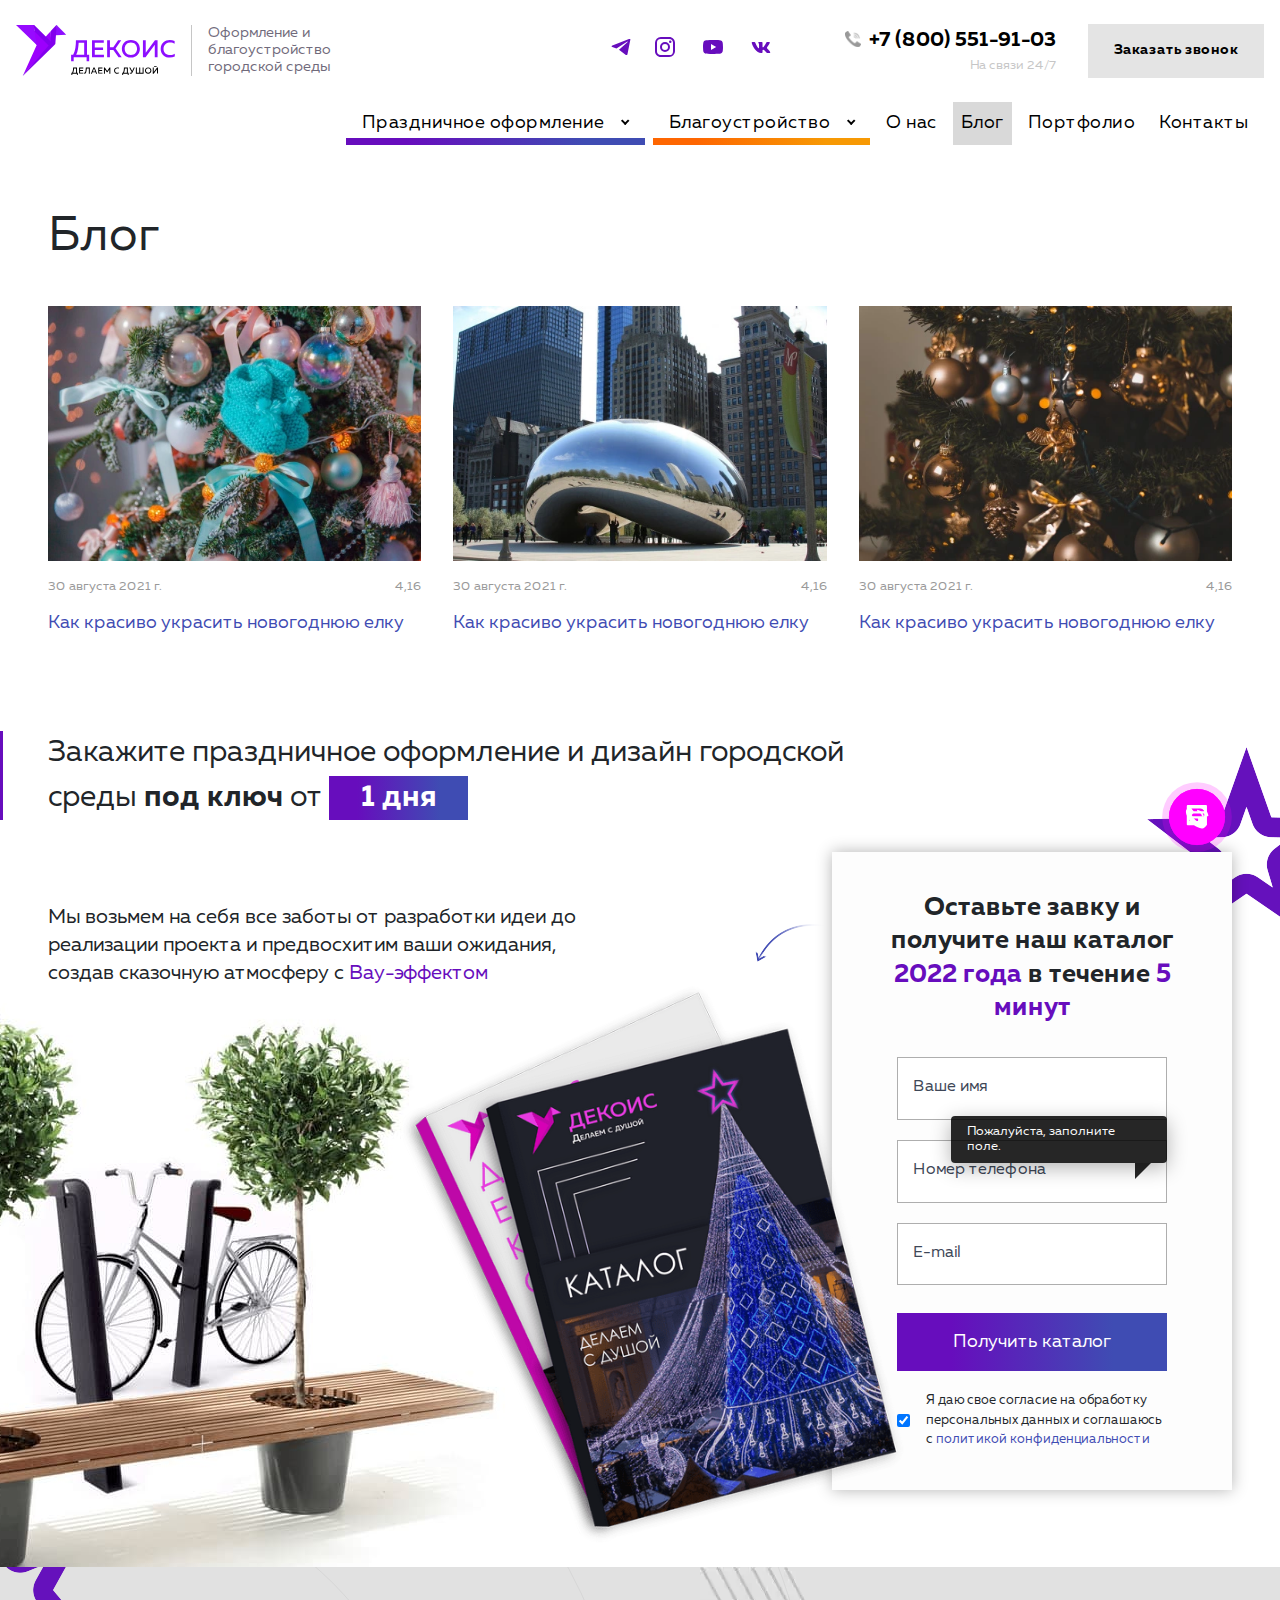
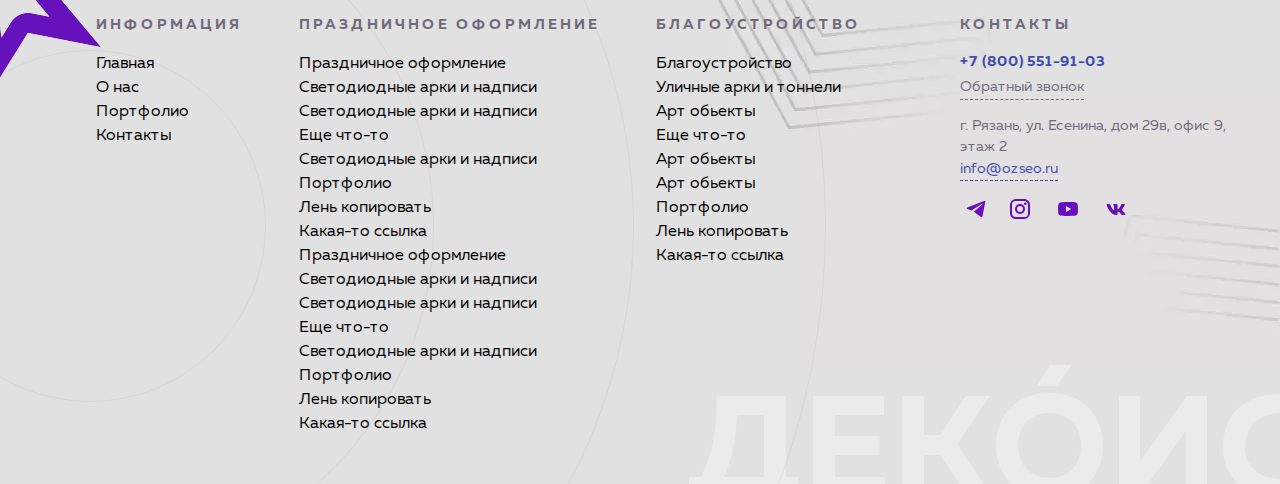
<file: blog.html>
<!DOCTYPE html>
<html lang="en">
<head>
    <meta charset="UTF-8">
    <meta http-equiv="X-UA-Compatible" content="IE=edge">
    <meta name="viewport" content="width=device-width, initial-scale=1.0">
    <title>Ozseo.ru - definitely best site ever made</title>
    <link rel="shortcut icon" href="assets/img/elements/favicon.webp" type="image/webp">
    <link rel="stylesheet" href="assets/css/min/basic.css">
    <link rel="stylesheet" href="assets/css/min/blog.css">
</head>
<body>
    
    <header class="header">
        <div class="container">
            <div class="column header__column easy-container">
                <div class="logo header__logo">
                    <a href="index.html" class="header__logo-link vl-r">
                        <img src="assets/img/logotype.svg" class="header__logo-img img" alt="Ozseo logotype">
                    </a>
                </div>
                <div class="header__des">
                    <div class="light-title">Оформление и благоустройство городской среды</div>
                </div>

                <div class="col social header__social">
                    <a href="#" class="social__element header__social-element">
                        <svg xmlns="http://www.w3.org/2000/svg" shape-rendering="geometricPrecision" image-rendering="optimizeQuality" viewBox="0 0 512 512" xmlns:v="https://vecta.io/nano"><path d="M456 95.4l-63.3 319s-8.8 22.1-33.2 11.5L212.9 313.7l179.3-161.4c10.3-9.6 3.9-15.4-8.1-8.1L158.3 287.6l-87.1-29.3s-13.7-4.9-15-15.5 15.5-16.4 15.5-16.4L426.8 87S456 74.2 456 95.4z"></path></svg>
                    </a>
                    <a href="#" class="social__element header__social-element">
                        <svg xmlns="http://www.w3.org/2000/svg"><path d="M7.8,2H16.2C19.4,2 22,4.6 22,7.8V16.2A5.8,5.8 0 0,1 16.2,22H7.8C4.6,22 2,19.4 2,16.2V7.8A5.8,5.8 0 0,1 7.8,2M7.6,4A3.6,3.6 0 0,0 4,7.6V16.4C4,18.39 5.61,20 7.6,20H16.4A3.6,3.6 0 0,0 20,16.4V7.6C20,5.61 18.39,4 16.4,4H7.6M17.25,5.5A1.25,1.25 0 0,1 18.5,6.75A1.25,1.25 0 0,1 17.25,8A1.25,1.25 0 0,1 16,6.75A1.25,1.25 0 0,1 17.25,5.5M12,7A5,5 0 0,1 17,12A5,5 0 0,1 12,17A5,5 0 0,1 7,12A5,5 0 0,1 12,7M12,9A3,3 0 0,0 9,12A3,3 0 0,0 12,15A3,3 0 0,0 15,12A3,3 0 0,0 12,9Z"></path></svg>
                    </a>
                    <a href="#" class="social__element header__social-element">
                        <svg xmlns="http://www.w3.org/2000/svg"><path d="M10 15l5.2-3L10 9v6m11.56-7.83c.13.47.22 1.1.28 1.9.07.8.1 1.5.1 2.1L22 12c0 2.2-.16 3.8-.44 4.83-.25.9-.83 1.48-1.73 1.73-.47.13-1.33.22-2.65.28-1.3.07-2.5.1-3.6.1L12 19c-4.2 0-6.8-.16-7.83-.44-.9-.25-1.48-.83-1.73-1.73-.13-.47-.22-1.1-.28-1.9-.07-.8-.1-1.5-.1-2.1L2 12c0-2.2.16-3.8.44-4.83.25-.9.83-1.48 1.73-1.73.47-.13 1.33-.22 2.65-.28 1.3-.07 2.5-.1 3.6-.1L12 5c4.2 0 6.8.16 7.83.44.9.25 1.48.83 1.73 1.73z"></path></svg>
                    </a>
                    <a href="#" class="social__element header__social-element">
                        <svg xmlns="http://www.w3.org/2000/svg"><path d="M20.8 7.74c.13-.42 0-.74-.62-.74h-2.02a.87.87 0 00-.88.57s-1.03 2.51-2.49 4.15c-.48.47-.69.62-.95.62-.13 0-.34-.15-.34-.58V7.74c0-.51-.12-.74-.55-.74H9.76c-.32 0-.51.24-.51.47 0 .48.75.6.8 1.97v2.98c0 .66-.12.78-.37.78-.68 0-2.36-2.53-3.35-5.41-.2-.56-.39-.79-.91-.79H3.39c-.57 0-.69.27-.69.57 0 .54.69 3.2 3.2 6.72C7.57 16.7 9.93 18 12.08 18c1.29 0 1.45-.29 1.45-.79v-1.82c0-.57.12-.69.53-.69.3 0 .81.15 2.01 1.3 1.38 1.38 1.6 2 2.38 2h2.02c.58 0 .87-.29.71-.86-.18-.57-.84-1.4-1.71-2.38-.47-.55-1.18-1.15-1.4-1.46-.3-.38-.21-.55 0-.9 0 0 2.47-3.47 2.73-4.66z"></path></svg>
                    </a>
                </div>

                <div class="phone header__phone">
                    <a href="tel:2555" class="tetriary-title header__phone-link">+7 (800) 551-91-03</a>
                    <span class="extra-light-title">На связи 24/7</span>
                </div>

                <div class="call-btn header__btn open-modal">Заказать звонок</div>
            </div>
        </div>
    </header>

    <nav class="menu">
        <div class="container">
            <div class="column menu__column easy-container">
                <ul class="menu__list column offer-link-title">
                    <li class="menu__item droped">
                        <a href="decoration.html" class="menu__link">Праздничное оформление</a>

                        <div class="dropdown__content">
                            <ul class="dropdown__list">
                                <li class="dropdown__item"><a href="decitem.html" class="dropdown__link">Светодиодные Арки и надписи</a></li>
                                <li class="dropdown__item"><a href="decitem.html" class="dropdown__link">Ёлки с готовым оформлением</a></li>
                                <li class="dropdown__item"><a href="decitem.html" class="dropdown__link">Украшения и игрушки для уличных елей</a></li>
                                <li class="dropdown__item"><a href="decitem.html" class="dropdown__link">Искусственные елки от 3 до 25 м</a></li>
                                <li class="dropdown__item"><a href="decitem.html" class="dropdown__link">Гирлянды для елей</a></li>
                                <li class="dropdown__item"><a href="decitem.html" class="dropdown__link">Световые уличные фигуры</a></li>
                                <li class="dropdown__item"><a href="decitem.html" class="dropdown__link">Световые консоли и светодиодные перетяжки</a></li>
                                <li class="dropdown__item"><a href="decitem.html" class="dropdown__link">Светодиодные фонтаны и деревья</a></li>
                                <li class="dropdown__item"><a href="decitem.html" class="dropdown__link">Гирлядны Звездное небо и световые потолки</a></li>
                                <li class="dropdown__item"><a href="decitem.html" class="dropdown__link">Светодиодные гирлянды для улицы</a></li>
                                <li class="dropdown__item"><a href="decitem.html" class="dropdown__link">Оформление города ко дню России</a></li>
                                <li class="dropdown__item"><a href="decitem.html" class="dropdown__link">Оформление ко дню города</a></li>
                                <li class="dropdown__item"><a href="decitem.html" class="dropdown__link">Оформление города к 9 мая</a></li>
                            </ul>
                        </div>
                    </li>
                    <li class="menu__item droped secondary-droped">
                        <a href="beautification.html" class="menu__link">Благоустройство</a>

                        <div class="dropdown__content">
                            <ul class="dropdown__list">
                                <li class="dropdown__item"><a href="beauitem.html" class="dropdown__link">Светодиоднаые арки и надписи</a></li>
                                <li class="dropdown__item"><a href="beauitem.html" class="dropdown__link">Ёлки с готовым оформлением</a></li>
                                <li class="dropdown__item"><a href="beauitem.html" class="dropdown__link">Украшения и игрушки для уличных елей</a></li>
                                <li class="dropdown__item"><a href="beauitem.html" class="dropdown__link">Искуственные елки от 3 до 25 м</a></li>
                                <li class="dropdown__item"><a href="beauitem.html" class="dropdown__link">Гирлянды для елей</a></li>
                                <li class="dropdown__item"><a href="beauitem.html" class="dropdown__link">Световые уличные фигуры</a></li>
                                <li class="dropdown__item"><a href="beauitem.html" class="dropdown__link">Световые консоли и светодиодные перетяжки</a></li>
                                <li class="dropdown__item"><a href="beauitem.html" class="dropdown__link">Светодиодные фонтаны и деревья</a></li>
                                <li class="dropdown__item"><a href="beauitem.html" class="dropdown__link">Гирлядны Звездное небо и световые потолки</a></li>
                                <li class="dropdown__item"><a href="beauitem.html" class="dropdown__link">Светодиодные гирлянды для улицы</a></li>
                                <li class="dropdown__item"><a href="beauitem.html" class="dropdown__link">Оформление города ко дню России</a></li>
                                <li class="dropdown__item"><a href="beauitem.html" class="dropdown__link">Оформление ко дню города</a></li>
                                <li class="dropdown__item"><a href="beauitem.html" class="dropdown__link">Оформление города к 9 мая</a></li>
                            </ul>
                        </div>
                    </li>
                    <li class="menu__item"><a href="about.html" class="menu__link">О нас</a></li>
                    <li class="menu__item"><a href="blog.html" class="menu__link active">Блог</a></li>
                    <li class="menu__item"><a href="portfolio.html" class="menu__link">Портфолио</a></li>
                    <li class="menu__item"><a href="contacts.html" class="menu__link">Контакты</a></li>
                </ul>
            </div>
        </div>
    </nav>

    <nav class="mobile-menu burger-menu">
        <ul class="mobile-menu__contacts">
            <li class="mobile-menu__contacts__item"><a href="tel:+7(800)551-91-03" class="mobile-menu__contacts__link phone-title">+7 (800) 551-91-03</a></li>
            <li class="mobile-menu__contacts__item"><a href="tel:+7(800)551-91-03" class="mobile-menu__contacts__link linked-title">Обратный звонок</a></li>
            <li class="mobile-menu__contacts__item">г. Рязань, ул. Есенина, дом 29в, офис 9, этаж 2</li>
            <li class="mobile-menu__contacts__item"><a href="mailto:info@decois.ru" class="mobile-menu__contacts__link linked-title">info@decois.ru</a></li>
        </ul>
        <ul class="mobile-menu__list">
            <li class="mobile-menu__item">
                <a href="#" class="mobile-menu__title menu-title">Праздничное оформление</a>

                <ul class="mobile-menu__list__list">
                    <li class="mobile-menu__list__item"><a href="#" class="mobile-menu__list__link">Светодиодное оформление</a></li>
                    <li class="mobile-menu__list__item"><a href="#" class="mobile-menu__list__link">Что-то еще</a></li>
                    <li class="mobile-menu__list__item"><a href="#" class="mobile-menu__list__link">Что-то еще</a></li>
                    <li class="mobile-menu__list__item"><a href="#" class="mobile-menu__list__link">Что-то еще</a></li>
                    <li class="mobile-menu__list__item"><a href="#" class="mobile-menu__list__link">Светодиодное оформление</a></li>
                    <li class="mobile-menu__list__item"><a href="#" class="mobile-menu__list__link">Светодиодное оформление</a></li>
                    <li class="mobile-menu__list__item"><a href="#" class="mobile-menu__list__link">Что-то еще</a></li>
                    <li class="mobile-menu__list__item"><a href="#" class="mobile-menu__list__link">Пример довольно длинного текста</a></li>
                    <li class="mobile-menu__list__item"><a href="#" class="mobile-menu__list__link">Светодиодное оформление</a></li>
                    <li class="mobile-menu__list__item"><a href="#" class="mobile-menu__list__link">Светодиодное оформление</a></li>
                </ul>
            </li>
            <li class="mobile-menu__item">
                <a href="#" class="mobile-menu__title menu-title">Благоустройство</a>

                <ul class="mobile-menu__list__list">
                    <li class="mobile-menu__list__item"><a href="#" class="mobile-menu__list__link">Светодиодное оформление</a></li>
                    <li class="mobile-menu__list__item"><a href="#" class="mobile-menu__list__link">Что-то еще</a></li>
                    <li class="mobile-menu__list__item"><a href="#" class="mobile-menu__list__link">Что-то еще</a></li>
                    <li class="mobile-menu__list__item"><a href="#" class="mobile-menu__list__link">Что-то еще</a></li>
                    <li class="mobile-menu__list__item"><a href="#" class="mobile-menu__list__link">Светодиодное оформление</a></li>
                    <li class="mobile-menu__list__item"><a href="#" class="mobile-menu__list__link">Светодиодное оформление</a></li>
                    <li class="mobile-menu__list__item"><a href="#" class="mobile-menu__list__link">Что-то еще</a></li>
                    <li class="mobile-menu__list__item"><a href="#" class="mobile-menu__list__link">Пример довольно длинного текста</a></li>
                    <li class="mobile-menu__list__item"><a href="#" class="mobile-menu__list__link">Светодиодное оформление</a></li>
                    <li class="mobile-menu__list__item"><a href="#" class="mobile-menu__list__link">Светодиодное оформление</a></li>
                </ul>
            </li>
            <li class="mobile-menu__item">
                <a href="about.html" class="mobile-menu__title menu-title">О нас</a>
            </li>
            <li class="mobile-menu__item">
                <a href="blog.html" class="mobile-menu__title menu-title">Блог</a>
            </li>
            <li class="mobile-menu__item">
                <a href="portfolio.html" class="mobile-menu__title menu-title">Портфолио</a>
            </li>
            <li class="mobile-menu__item">
                <a href="contacts.html" class="mobile-menu__title menu-title">Контакты</a>
            </li>
        </ul>
        <div class="col social mobile-menu__social">
            <a href="#" class="social__element mobile-menu__social-element">
                <svg xmlns="http://www.w3.org/2000/svg"><path d="M7.8,2H16.2C19.4,2 22,4.6 22,7.8V16.2A5.8,5.8 0 0,1 16.2,22H7.8C4.6,22 2,19.4 2,16.2V7.8A5.8,5.8 0 0,1 7.8,2M7.6,4A3.6,3.6 0 0,0 4,7.6V16.4C4,18.39 5.61,20 7.6,20H16.4A3.6,3.6 0 0,0 20,16.4V7.6C20,5.61 18.39,4 16.4,4H7.6M17.25,5.5A1.25,1.25 0 0,1 18.5,6.75A1.25,1.25 0 0,1 17.25,8A1.25,1.25 0 0,1 16,6.75A1.25,1.25 0 0,1 17.25,5.5M12,7A5,5 0 0,1 17,12A5,5 0 0,1 12,17A5,5 0 0,1 7,12A5,5 0 0,1 12,7M12,9A3,3 0 0,0 9,12A3,3 0 0,0 12,15A3,3 0 0,0 15,12A3,3 0 0,0 12,9Z"></path></svg>
            </a>
            <a href="#" class="social__element mobile-menu__social-element">
                <svg xmlns="http://www.w3.org/2000/svg"><path d="M10 15l5.2-3L10 9v6m11.56-7.83c.13.47.22 1.1.28 1.9.07.8.1 1.5.1 2.1L22 12c0 2.2-.16 3.8-.44 4.83-.25.9-.83 1.48-1.73 1.73-.47.13-1.33.22-2.65.28-1.3.07-2.5.1-3.6.1L12 19c-4.2 0-6.8-.16-7.83-.44-.9-.25-1.48-.83-1.73-1.73-.13-.47-.22-1.1-.28-1.9-.07-.8-.1-1.5-.1-2.1L2 12c0-2.2.16-3.8.44-4.83.25-.9.83-1.48 1.73-1.73.47-.13 1.33-.22 2.65-.28 1.3-.07 2.5-.1 3.6-.1L12 5c4.2 0 6.8.16 7.83.44.9.25 1.48.83 1.73 1.73z"></path></svg>
            </a>
            <a href="#" class="social__element mobile-menu__social-element">
                <svg xmlns="http://www.w3.org/2000/svg"><path d="M20.8 7.74c.13-.42 0-.74-.62-.74h-2.02a.87.87 0 00-.88.57s-1.03 2.51-2.49 4.15c-.48.47-.69.62-.95.62-.13 0-.34-.15-.34-.58V7.74c0-.51-.12-.74-.55-.74H9.76c-.32 0-.51.24-.51.47 0 .48.75.6.8 1.97v2.98c0 .66-.12.78-.37.78-.68 0-2.36-2.53-3.35-5.41-.2-.56-.39-.79-.91-.79H3.39c-.57 0-.69.27-.69.57 0 .54.69 3.2 3.2 6.72C7.57 16.7 9.93 18 12.08 18c1.29 0 1.45-.29 1.45-.79v-1.82c0-.57.12-.69.53-.69.3 0 .81.15 2.01 1.3 1.38 1.38 1.6 2 2.38 2h2.02c.58 0 .87-.29.71-.86-.18-.57-.84-1.4-1.71-2.38-.47-.55-1.18-1.15-1.4-1.46-.3-.38-.21-.55 0-.9 0 0 2.47-3.47 2.73-4.66z"></path></svg>
            </a>
        </div>
    </nav>

    <div class="burger">
        <div class="burger__open">
            <span></span>
            <span></span>
            <span></span>
        </div>
    </div>


    <div class="modal">
        <div class="modal__blur"></div>
        <div class="modal__bg close-modal"></div>
        <div class="modal__body">
            <div class="modal__popup">
                <div class="modal__btn close-modal">
                    <svg viewBox="0 0 32 32"><path d="M10,10 L22,22 M22,10 L10,22"></path></svg>
                </div>
                <div class="modal__head">
                    <p class="modal__title form-title">Заказать звонок</p>
                    <p class="modal__des des-title">Создаем индивидуальный проект под вас и показываем, как он будет выглядеть визуально</p>
                </div>
                
                <form action="#sfksf" class="modal__form check-form">
                    <div class="modal__item input__wrap">
                        <input type="text" class="input modal__input" placeholder=" ">
                        <label class="input-holder modal__input-holder">Имя</label>
                    </div>
                    <div class="modal__item input__wrap">
                        <input type="tel" class="check-input input modal__input tel" placeholder=" ">
                        <label class="input-holder modal__input-holder">Телефон</label>
                        <span class="check-error modal__error">Пожалуйста, заполните поле.</span>
                    </div>
                    <div class="modal__item input__wrap">
                        <textarea class="input modal__input" placeholder=" "></textarea>
                        <label class="input-holder modal__input-holder">Комментарий</label>
                    </div>
                    <button class="check-btn modal__submit primary-btn filled"><span>Перезвоните мне</span></button>

                    <div class="modal__agreement">
                        <input type="checkbox" id="checker" class="modal__checkbox" name="checker" checked>
                        <label for="checker" class="modal__agreement-text">
                            Я даю свое согласие на обработку персональных данных и соглашаюсь с 
                            <a href="#" class="linked-title">политикой конфиденциальности</a>
                        </label>
                    </div>
                </form>
            </div>
        </div>
    </div>

    <div class="modal modal-2">
        <div class="modal__blur"></div>
        <div class="modal__bg close-modal-2"></div>

        <div class="modal__body">
            <div class="modal__popup">
                <div class="modal__btn close-modal-2">
                    <svg viewBox="0 0 32 32"><path d="M10,10 L22,22 M22,10 L10,22"></path></svg>
                </div>
                <div class="modal__head">
                    <p class="modal__title form-title">Получить каталог</p>
                    <p class="modal__des des-title">Создаем индивидуальный проект под вас и показываем, как он будет выглядеть визуально</p>
                </div>
                
                <form action="#sfksf" class="modal__form check-form2">
                    <div class="modal__item input__wrap">
                        <input type="text" class="input modal__input" placeholder=" ">
                        <label class="input-holder modal__input-holder">Имя</label>
                    </div>
                    <div class="modal__item input__wrap">
                        <input type="email" class="check-input2 input modal__input" placeholder=" ">
                        <label class="input-holder modal__input-holder">E-mail</label>
                        <span class="check-error2 modal__error">Пожалуйста, заполните поле.</span>
                    </div>
                    <div class="modal__item input__wrap">
                        <textarea class="input modal__input" placeholder=" "></textarea>
                        <label class="input-holder modal__input-holder">Комментарий</label>
                    </div>
                    <button class="check-btn2 modal__submit primary-btn filled"><span>Перезвоните мне</span></button>

                    <div class="modal__agreement">
                        <input type="checkbox" id="checker2" class="modal__checkbox" name="checker2" checked>
                        <label for="checker2" class="modal__agreement-text">
                            Я даю свое согласие на обработку персональных данных и соглашаюсь с 
                            <a href="#" class="linked-title">политикой конфиденциальности</a>
                        </label>
                    </div>
                </form>
            </div>
        </div>
    </div>

    
    <div class="widget">
        <div class="widget__bg close-widget"></div>
        <div class="widget__icons">
            <div class="widget__icon open-modal close-widget" style="background-image: url('data:image/svg+xml;charset=US-ASCII,%3Csvg%20xmlns%3D%22http%3A//www.w3.org/2000/svg%22%20width%3D%2229%22%20height%3D%2230%22%20viewBox%3D%220%200%2029%2030%22%3E%3Cpath%20fill%3D%22%23ffffff%22%20fill-rule%3D%22evenodd%22%20d%3D%22M21.872%2019.905c-.947-.968-2.13-.968-3.072%200-.718.737-1.256.974-1.962%201.723-.193.206-.356.25-.59.112-.466-.262-.96-.474-1.408-.76-2.082-1.356-3.827-3.098-5.372-5.058-.767-.974-1.45-2.017-1.926-3.19-.096-.238-.078-.394.11-.587.717-.718.96-.98%201.665-1.717.984-1.024.984-2.223-.006-3.253-.56-.586-1.103-1.397-1.56-2.034-.458-.636-.817-1.392-1.403-1.985C5.4%202.2%204.217%202.2%203.275%203.16%202.55%203.9%201.855%204.654%201.12%205.378.438%206.045.093%206.863.02%207.817c-.114%201.556.255%203.023.774%204.453%201.062%202.96%202.68%205.587%204.642%207.997%202.65%203.26%205.813%205.837%209.513%207.698%201.665.836%203.39%201.48%205.268%201.585%201.292.075%202.415-.262%203.314-1.304.616-.712%201.31-1.36%201.962-2.042.966-1.01.972-2.235.012-3.234-1.147-1.192-2.48-1.88-3.634-3.065zm-.49-5.36l.268-.047c.583-.103.953-.707.79-1.295-.465-1.676-1.332-3.193-2.537-4.445-1.288-1.33-2.857-2.254-4.59-2.708-.574-.15-1.148.248-1.23.855l-.038.28c-.07.522.253%201.01.747%201.142%201.326.355%202.53%201.064%203.517%202.086.926.958%201.59%202.125%201.952%203.412.14.5.624.807%201.12.72zm2.56-9.85C21.618%202.292%2018.74.69%2015.56.02c-.56-.117-1.1.283-1.178.868l-.038.28c-.073.537.272%201.04.786%201.15%202.74.584%205.218%201.968%207.217%204.03%201.885%201.95%203.19%204.36%203.803%207.012.122.53.617.873%201.136.78l.265-.046c.57-.1.934-.678.8-1.26-.71-3.08-2.223-5.873-4.41-8.14z%22/%3E%3C/svg%3E');">
                <span class="widget__icon-alt">Обратный звонок</span>
            </div>
            <div class="widget__icon open-modal-2 close-widget" style="background-image: url('data:image/svg+xml;charset=US-ASCII,%3Csvg%20xmlns%3D%22http%3A//www.w3.org/2000/svg%22%20width%3D%2224%22%20height%3D%2224%22%20viewBox%3D%220%200%2024%2024%22%3E%3Cpath%20fill%3D%22%23ffffff%22%20fill-rule%3D%22evenodd%22%20d%3D%22M22.407%200h-21.1C.586%200%200%20.586%200%201.306v21.1c0%20.72.586%201.306%201.306%201.306h21.1c.72%200%201.306-.586%201.306-1.305V1.297C23.702.587%2023.117%200%2022.407%200zm-9.094%2018.046c0%20.41-.338.737-.738.737H3.9c-.41%200-.738-.337-.738-.737v-1.634c0-.408.337-.737.737-.737h8.675c.41%200%20.738.337.738.737v1.634zm7.246-5.79c0%20.408-.338.737-.738.737H3.89c-.41%200-.737-.338-.737-.737v-1.634c0-.41.337-.737.737-.737h15.923c.41%200%20.738.337.738.737v1.634h.01zm0-5.8c0%20.41-.338.738-.738.738H3.89c-.41%200-.737-.338-.737-.738V4.822c0-.408.337-.737.737-.737h15.923c.41%200%20.738.338.738.737v1.634h.01z%22/%3E%3C/svg%3E');">
                <span class="widget__icon-alt">Оставить заявку</span>
            </div>
        </div>
        <div class="widget-btn open-widget">
            <div class="widget__pulse"></div>
            <div class="widget__item">
                <svg class="b24-crm-button-icon" xmlns="http://www.w3.org/2000/svg" width="28" height="28" viewBox="0 0 28 30">
                    <path class="b24-crm-button-call-icon" fill="#ffffff" fill-rule="evenodd" d="M940.872414,978.904882 C939.924716,977.937215 938.741602,977.937215 937.79994,978.904882 C937.08162,979.641558 936.54439,979.878792 935.838143,980.627954 C935.644982,980.833973 935.482002,980.877674 935.246586,980.740328 C934.781791,980.478121 934.286815,980.265859 933.840129,979.97868 C931.757607,978.623946 930.013117,976.882145 928.467826,974.921839 C927.701216,973.947929 927.019115,972.905345 926.542247,971.731659 C926.445666,971.494424 926.463775,971.338349 926.6509,971.144815 C927.36922,970.426869 927.610672,970.164662 928.316918,969.427987 C929.300835,968.404132 929.300835,967.205474 928.310882,966.175376 C927.749506,965.588533 927.206723,964.77769 926.749111,964.14109 C926.29156,963.50449 925.932581,962.747962 925.347061,962.154875 C924.399362,961.199694 923.216248,961.199694 922.274586,962.161118 C921.55023,962.897794 920.856056,963.653199 920.119628,964.377388 C919.437527,965.045391 919.093458,965.863226 919.021022,966.818407 C918.906333,968.372917 919.274547,969.840026 919.793668,971.269676 C920.856056,974.228864 922.473784,976.857173 924.43558,979.266977 C927.085514,982.52583 930.248533,985.104195 933.948783,986.964613 C935.6148,987.801177 937.341181,988.444207 939.218469,988.550339 C940.510236,988.625255 941.632988,988.288132 942.532396,987.245549 C943.148098,986.533845 943.842272,985.884572 944.494192,985.204083 C945.459999,984.192715 945.466036,982.969084 944.506265,981.970202 C943.359368,980.777786 942.025347,980.091055 940.872414,978.904882 Z M940.382358,973.54478 L940.649524,973.497583 C941.23257,973.394635 941.603198,972.790811 941.439977,972.202844 C940.97488,970.527406 940.107887,969.010104 938.90256,967.758442 C937.61538,966.427182 936.045641,965.504215 934.314009,965.050223 C933.739293,964.899516 933.16512,965.298008 933.082785,965.905204 L933.044877,966.18514 C932.974072,966.707431 933.297859,967.194823 933.791507,967.32705 C935.117621,967.682278 936.321439,968.391422 937.308977,969.412841 C938.23579,970.371393 938.90093,971.53815 939.261598,972.824711 C939.401641,973.324464 939.886476,973.632369 940.382358,973.54478 Z M942.940854,963.694228 C940.618932,961.29279 937.740886,959.69052 934.559939,959.020645 C934.000194,958.902777 933.461152,959.302642 933.381836,959.8878 L933.343988,960.167112 C933.271069,960.705385 933.615682,961.208072 934.130397,961.317762 C936.868581,961.901546 939.347628,963.286122 941.347272,965.348626 C943.231864,967.297758 944.53673,969.7065 945.149595,972.360343 C945.27189,972.889813 945.766987,973.232554 946.285807,973.140969 L946.55074,973.094209 C947.119782,972.993697 947.484193,972.415781 947.350127,971.835056 C946.638568,968.753629 945.126778,965.960567 942.940854,963.694228 Z" transform="translate(-919 -959)"></path>
                </svg>
            </div>
            <div class="widget__item">
                <svg class="b24-crm-button-icon" xmlns="http://www.w3.org/2000/svg" width="28" height="28" viewBox="0 0 24 28">
                    <path class="b24-crm-button-webform-icon" fill=" #ffffff" fill-rule="evenodd" d="M815.406703,961 L794.305503,961 C793.586144,961 793,961.586144 793,962.305503 L793,983.406703 C793,984.126062 793.586144,984.712206 794.305503,984.712206 L815.406703,984.712206 C816.126062,984.712206 816.712206,984.126062 816.712206,983.406703 L816.712206,962.296623 C816.703325,961.586144 816.117181,961 815.406703,961 L815.406703,961 Z M806.312583,979.046143 C806.312583,979.454668 805.975106,979.783264 805.575462,979.783264 L796.898748,979.783264 C796.490224,979.783264 796.161627,979.445787 796.161627,979.046143 L796.161627,977.412044 C796.161627,977.003519 796.499105,976.674923 796.898748,976.674923 L805.575462,976.674923 C805.983987,976.674923 806.312583,977.0124 806.312583,977.412044 L806.312583,979.046143 L806.312583,979.046143 Z M813.55946,973.255747 C813.55946,973.664272 813.221982,973.992868 812.822339,973.992868 L796.889868,973.992868 C796.481343,973.992868 796.152746,973.655391 796.152746,973.255747 L796.152746,971.621647 C796.152746,971.213122 796.490224,970.884526 796.889868,970.884526 L812.813458,970.884526 C813.221982,970.884526 813.550579,971.222003 813.550579,971.621647 L813.550579,973.255747 L813.55946,973.255747 Z M813.55946,967.45647 C813.55946,967.864994 813.221982,968.193591 812.822339,968.193591 L796.889868,968.193591 C796.481343,968.193591 796.152746,967.856114 796.152746,967.45647 L796.152746,965.82237 C796.152746,965.413845 796.490224,965.085249 796.889868,965.085249 L812.813458,965.085249 C813.221982,965.085249 813.550579,965.422726 813.550579,965.82237 L813.550579,967.45647 L813.55946,967.45647 Z" transform="translate(-793 -961)"></path>
                </svg>
            </div>
            <div class="widget__item">
                <svg class="b24-widget-button-icon b24-widget-button-close-item" xmlns="http://www.w3.org/2000/svg" width="29" height="29" viewBox="0 0 29 29"><path fill="#FFF" fill-rule="evenodd" d="M18.866 14.45l9.58-9.582L24.03.448l-9.587 9.58L4.873.447.455 4.866l9.575 9.587-9.583 9.57 4.418 4.42 9.58-9.577 9.58 9.58 4.42-4.42"></path></svg>
            </div>
        </div>
    </div>

    <section class="blog-block">
        <div class="container-fluid">
            <div class="blog-block__head">
                <h1 class="blog-block__title">Блог</h1>

                <div class="row">
                    <div class="col-sml">
                        <a href="bloglist.html" class="blog-block__item blog-auto" title="Как красиво украсить новогоднюю елку">
                            <div class="blog-block__img">
                                <img src="assets/img/blog1.webp" alt="blog" class="img">
                            </div>
                            <div class="blog-block__body">
                                <div class="blog-block__info">
                                    <div class="blog-block__date">30 августа 2021 г.</div>
                                    <div class="block-block__ratings">4,16</div>
                                </div>
                                <div class="blog-block__item-title linked-title">Как красиво украсить новогоднюю елку</div>
                            </div>
                        </a>
                    </div>
                    <div class="col-sml">
                        <a href="bloglist.html" class="blog-block__item blog-auto" title="Как красиво украсить новогоднюю елку">
                            <div class="blog-block__img">
                                <img src="assets/img/blog2.webp" alt="blog" class="img">
                            </div>
                            <div class="blog-block__body">
                                <div class="blog-block__info">
                                    <div class="blog-block__date">30 августа 2021 г.</div>
                                    <div class="block-block__ratings">4,16</div>
                                </div>
                                <div class="blog-block__item-title linked-title">Как красиво украсить новогоднюю елку</div>
                            </div>
                        </a>
                    </div>
                    <div class="col-sml">
                        <a href="bloglist.html" class="blog-block__item blog-auto" title="Как красиво украсить новогоднюю елку">
                            <div class="blog-block__img">
                                <img src="assets/img/blog3.webp" alt="blog" class="img">
                            </div>
                            <div class="blog-block__body">
                                <div class="blog-block__info">
                                    <div class="blog-block__date">30 августа 2021 г.</div>
                                    <div class="block-block__ratings">4,16</div>
                                </div>
                                <div class="blog-block__item-title linked-title">Как красиво украсить новогоднюю елку</div>
                            </div>
                        </a>
                    </div>
                </div>
            </div>
        </div>
    </section>


    <section class="footer-form">
        <div class="container-fluid footer-form__container">
            <div class="img-wrap">
                <img src="assets/img/cycle2.webp" alt="cycle" class="img footer-form__img footer-form__cycle">
                <img src="assets/img/elements/star2.webp" alt="star" class="img footer-form__img footer-form__star">
            </div>
            <div class="row">
                <div class="col">
                    <h2 class="footer-form__title">Закажите праздничное оформление и дизайн городской среды <strong>под ключ</strong> от <em><strong> 1 дня </strong></em></h2>
                </div>
                <div class="col">
                    <div class="row">
                        <div class="col col-bdl">
                            <div class="footer-form__des">
                                Мы возьмем на себя все заботы от разработки идеи до реализации проекта и предвосхитим ваши ожидания, создав сказочную атмосферу с <del class="default">Вау-эффектом</del>
                            </div>
                        </div>
                        <div class="col col-bd">
                            <div class="footer-form__form">
                                <div class="img-wrap">
                                    <img src="assets/img/mont.webp" alt="buklet" class="img footer-form__img footer-form__catalog">
                                </div>
                                <div class="footer-form__wrap">
                                    <div class="footer-form__head">
					                    Оставьте завку и получите наш каталог <del class="default">2022 года</del> в течение <del class="default">5 минут</del>
                                    </div>
                                    <form action="#sfksf" class="footer-form__send modal__form check-form3">
                                        <div class="modal__item input__wrap">
                                            <input type="text" class="input modal__input" placeholder=" ">
                                            <label class="input-holder modal__input-holder">Ваше имя</label>
                                        </div>
                                        <div class="modal__item input__wrap">
                                            <input type="tel" class="check-input3 input modal__input tel" placeholder=" ">
                                            <label class="input-holder modal__input-holder">Номер телефона</label>
                                            <span class="check-error3 modal__error">Пожалуйста, заполните поле.</span>
                                        </div>
                                        <div class="modal__item input__wrap">
                                            <input class="input modal__input" placeholder=" ">
                                            <label class="input-holder modal__input-holder">E-mail</label>
                                        </div>
                                        <button class="check-btn3 modal__submit primary-btn filled"><span>Получить каталог</span></button>

                                        <div class="modal__agreement">
                                            <input type="checkbox" id="checker3" class="modal__checkbox" name="checker3" checked>
                                            <label for="checker3" class="modal__agreement-text">
                                                Я даю свое согласие на обработку персональных данных и соглашаюсь с 
                                                <a href="#" class="linked-title">политикой конфиденциальности</a>
                                            </span>
                                        </div>
                                    </form>
                                </div>
                            </div>
                        </div>
                    </div>
                </div>
            </div>
        </div>
    </section>

    <footer class="footer">
        <div class="img-wrap">
            <div class="round__wrap">
                <span class="round"></span>
                <span class="round"></span>
                <span class="round"></span>
                <span class="round"></span>

                <span class="textbg footer__bg">Декóис</span>
            </div>
            <img src="assets/img/elements/xlines1.webp" alt="arrows" class="img footer__arrows">
            <img src="assets/img/elements/star1.webp" alt="star" class="img footer__star">
        </div>
        
        <div class="container-fluid">
            <div class="row">
                <div class="col col-xl-2 footer__main">
                    <div class="footer__head footer-auto">Информация</div>
                    <ul class="footer__menu">
                        <li class="footer__item"><a href="index.html" class="footer__link">Главная</a></li>
                        <li class="footer__item"><a href="about.html" class="footer__link">О нас</a></li>
                        <li class="footer__item"><a href="portfolio.html" class="footer__link">Портфолио</a></li>
                        <li class="footer__item"><a href="contacts.html" class="footer__link">Контакты</a></li>
                    </ul>
                </div>
                <div class="col col-xl-4 footer__main">
                    <div class="footer__head footer-auto">Праздничное оформление</div>
                    <ul class="footer__menu">
                        <li class="footer__item"><a href="#" class="footer__link">Праздничное оформление</a></li>
                        <li class="footer__item"><a href="#" class="footer__link">Светодиодные арки и надписи</a></li>
                        <li class="footer__item"><a href="#" class="footer__link">Светодиодные арки и надписи</a></li>
                        <li class="footer__item"><a href="#" class="footer__link">Еще что-то</a></li>
                        <li class="footer__item"><a href="#" class="footer__link">Светодиодные арки и надписи</a></li>
                        <li class="footer__item"><a href="#" class="footer__link">Портфолио</a></li>
                        <li class="footer__item"><a href="#" class="footer__link">Лень копировать</a></li>
                        <li class="footer__item"><a href="#" class="footer__link">Какая-то ссылка</a></li>
                        <li class="footer__item"><a href="#" class="footer__link">Праздничное оформление</a></li>
                        <li class="footer__item"><a href="#" class="footer__link">Светодиодные арки и надписи</a></li>
                        <li class="footer__item"><a href="#" class="footer__link">Светодиодные арки и надписи</a></li>
                        <li class="footer__item"><a href="#" class="footer__link">Еще что-то</a></li>
                        <li class="footer__item"><a href="#" class="footer__link">Светодиодные арки и надписи</a></li>
                        <li class="footer__item"><a href="#" class="footer__link">Портфолио</a></li>
                        <li class="footer__item"><a href="#" class="footer__link">Лень копировать</a></li>
                        <li class="footer__item"><a href="#" class="footer__link">Какая-то ссылка</a></li>
                    </ul>
                </div>
                <div class="col col-xl-3">
                    <div class="footer__head footer-auto">Благоустройство</div>
                    <ul class="footer__menu">
                        <li class="footer__item"><a href="#" class="footer__link">Благоустройство</a></li>
                        <li class="footer__item"><a href="#" class="footer__link">Уличные арки и тоннели</a></li>
                        <li class="footer__item"><a href="#" class="footer__link">Арт обьекты</a></li>
                        <li class="footer__item"><a href="#" class="footer__link">Еще что-то</a></li>
                        <li class="footer__item"><a href="#" class="footer__link">Арт обьекты</a></li>
                        <li class="footer__item"><a href="#" class="footer__link">Арт обьекты</a></li>
                        <li class="footer__item"><a href="#" class="footer__link">Портфолио</a></li>
                        <li class="footer__item"><a href="#" class="footer__link">Лень копировать</a></li>
                        <li class="footer__item"><a href="#" class="footer__link">Какая-то ссылка</a></li>
                    </ul>
                </div>
                <div class="col col-xl-3">
                    <div class="footer__head footer-auto">Контакты</div>
                    <ul class="footer__contacts">
                        <li class="footer__contacnts-item linked-title footer__phone"><a href="#" class="footer__contacts-link">+7 (800) 551-91-03</a></li>
                        <li class="footer__contacnts-item footer__callback"><a href="#" class="footer__contacts-link">Обратный звонок</a></li>
                        <li class="footer__contacnts-item footer__gray"><a href="#" class="footer__contacts-link">г. Рязань, ул. Есенина, дом 29в, офис 9, этаж 2</a></li>
                        <li class="footer__contacnts-item footer__mail"><a href="#" class="footer__contacts-link">info@ozseo.ru</a></li>
                    </ul>
                    <div class="social footer__social">
                        <a href="#" class="social__element footer__social-element">
                            <svg xmlns="http://www.w3.org/2000/svg" shape-rendering="geometricPrecision" image-rendering="optimizeQuality" viewBox="0 0 512 512" xmlns:v="https://vecta.io/nano"><path d="M456 95.4l-63.3 319s-8.8 22.1-33.2 11.5L212.9 313.7l179.3-161.4c10.3-9.6 3.9-15.4-8.1-8.1L158.3 287.6l-87.1-29.3s-13.7-4.9-15-15.5 15.5-16.4 15.5-16.4L426.8 87S456 74.2 456 95.4z"></path></svg>
                        </a>
                        <a href="#" class="social__element footer__social-element">
                            <svg xmlns="http://www.w3.org/2000/svg"><path d="M7.8,2H16.2C19.4,2 22,4.6 22,7.8V16.2A5.8,5.8 0 0,1 16.2,22H7.8C4.6,22 2,19.4 2,16.2V7.8A5.8,5.8 0 0,1 7.8,2M7.6,4A3.6,3.6 0 0,0 4,7.6V16.4C4,18.39 5.61,20 7.6,20H16.4A3.6,3.6 0 0,0 20,16.4V7.6C20,5.61 18.39,4 16.4,4H7.6M17.25,5.5A1.25,1.25 0 0,1 18.5,6.75A1.25,1.25 0 0,1 17.25,8A1.25,1.25 0 0,1 16,6.75A1.25,1.25 0 0,1 17.25,5.5M12,7A5,5 0 0,1 17,12A5,5 0 0,1 12,17A5,5 0 0,1 7,12A5,5 0 0,1 12,7M12,9A3,3 0 0,0 9,12A3,3 0 0,0 12,15A3,3 0 0,0 15,12A3,3 0 0,0 12,9Z"></path></svg>
                        </a>
                        <a href="#" class="social__element footer__social-element">
                            <svg xmlns="http://www.w3.org/2000/svg"><path d="M10 15l5.2-3L10 9v6m11.56-7.83c.13.47.22 1.1.28 1.9.07.8.1 1.5.1 2.1L22 12c0 2.2-.16 3.8-.44 4.83-.25.9-.83 1.48-1.73 1.73-.47.13-1.33.22-2.65.28-1.3.07-2.5.1-3.6.1L12 19c-4.2 0-6.8-.16-7.83-.44-.9-.25-1.48-.83-1.73-1.73-.13-.47-.22-1.1-.28-1.9-.07-.8-.1-1.5-.1-2.1L2 12c0-2.2.16-3.8.44-4.83.25-.9.83-1.48 1.73-1.73.47-.13 1.33-.22 2.65-.28 1.3-.07 2.5-.1 3.6-.1L12 5c4.2 0 6.8.16 7.83.44.9.25 1.48.83 1.73 1.73z"></path></svg>
                        </a>
                        <a href="#" class="social__element footer__social-element">
                            <svg xmlns="http://www.w3.org/2000/svg"><path d="M20.8 7.74c.13-.42 0-.74-.62-.74h-2.02a.87.87 0 00-.88.57s-1.03 2.51-2.49 4.15c-.48.47-.69.62-.95.62-.13 0-.34-.15-.34-.58V7.74c0-.51-.12-.74-.55-.74H9.76c-.32 0-.51.24-.51.47 0 .48.75.6.8 1.97v2.98c0 .66-.12.78-.37.78-.68 0-2.36-2.53-3.35-5.41-.2-.56-.39-.79-.91-.79H3.39c-.57 0-.69.27-.69.57 0 .54.69 3.2 3.2 6.72C7.57 16.7 9.93 18 12.08 18c1.29 0 1.45-.29 1.45-.79v-1.82c0-.57.12-.69.53-.69.3 0 .81.15 2.01 1.3 1.38 1.38 1.6 2 2.38 2h2.02c.58 0 .87-.29.71-.86-.18-.57-.84-1.4-1.71-2.38-.47-.55-1.18-1.15-1.4-1.46-.3-.38-.21-.55 0-.9 0 0 2.47-3.47 2.73-4.66z"></path></svg>
                        </a>
                    </div>
                </div>

            </div>
        </div>
    </footer>

    <script src="assets/js/min/matchheight.min.js"></script>
    <script src="assets/js/min/inputmask.min.js"></script>
    <script src="assets/js/min/burger.min.js"></script>
    <script src="assets/js/min/modals.min.js"></script>
    <script src="assets/js/min/widget.min.js"></script>
    <script src="assets/js/min/footerForm.min.js"></script>
    <script src="assets/js/min/blog.min.js"></script>
</body>
</html>
</file>
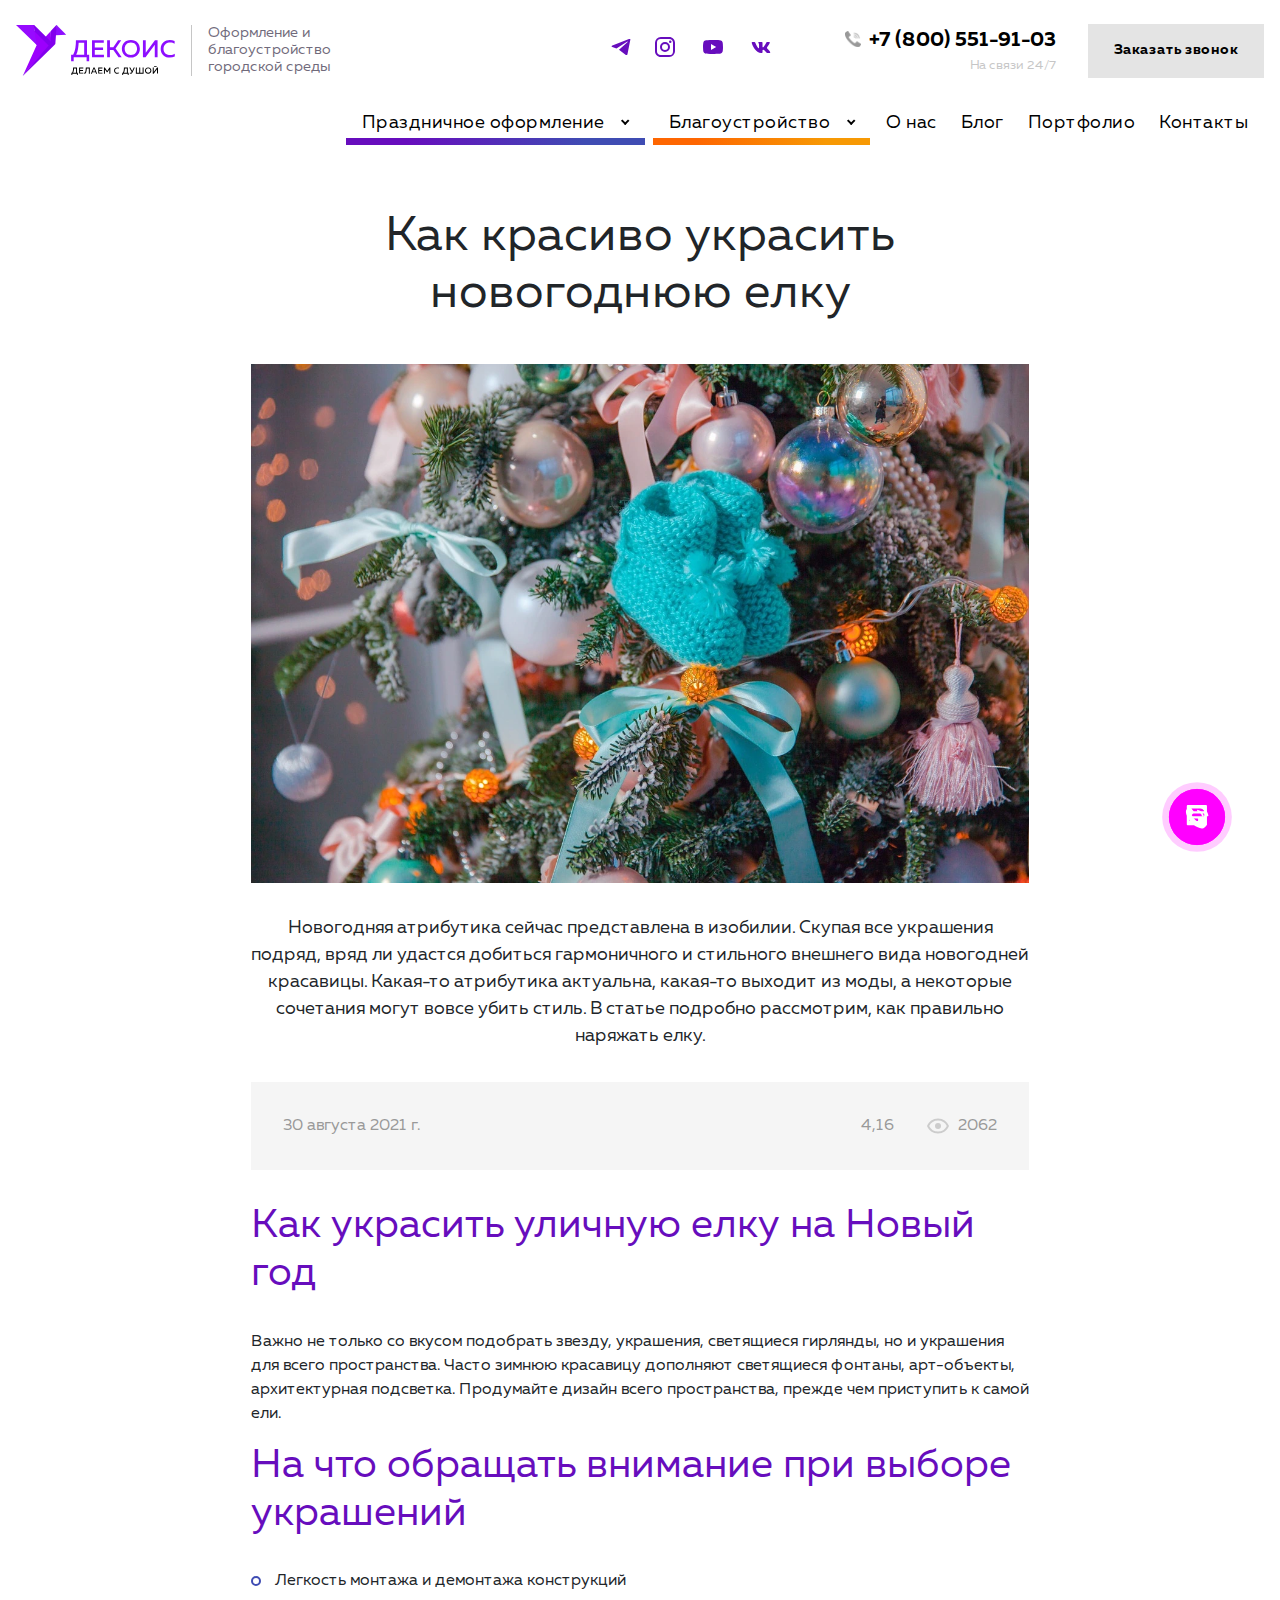
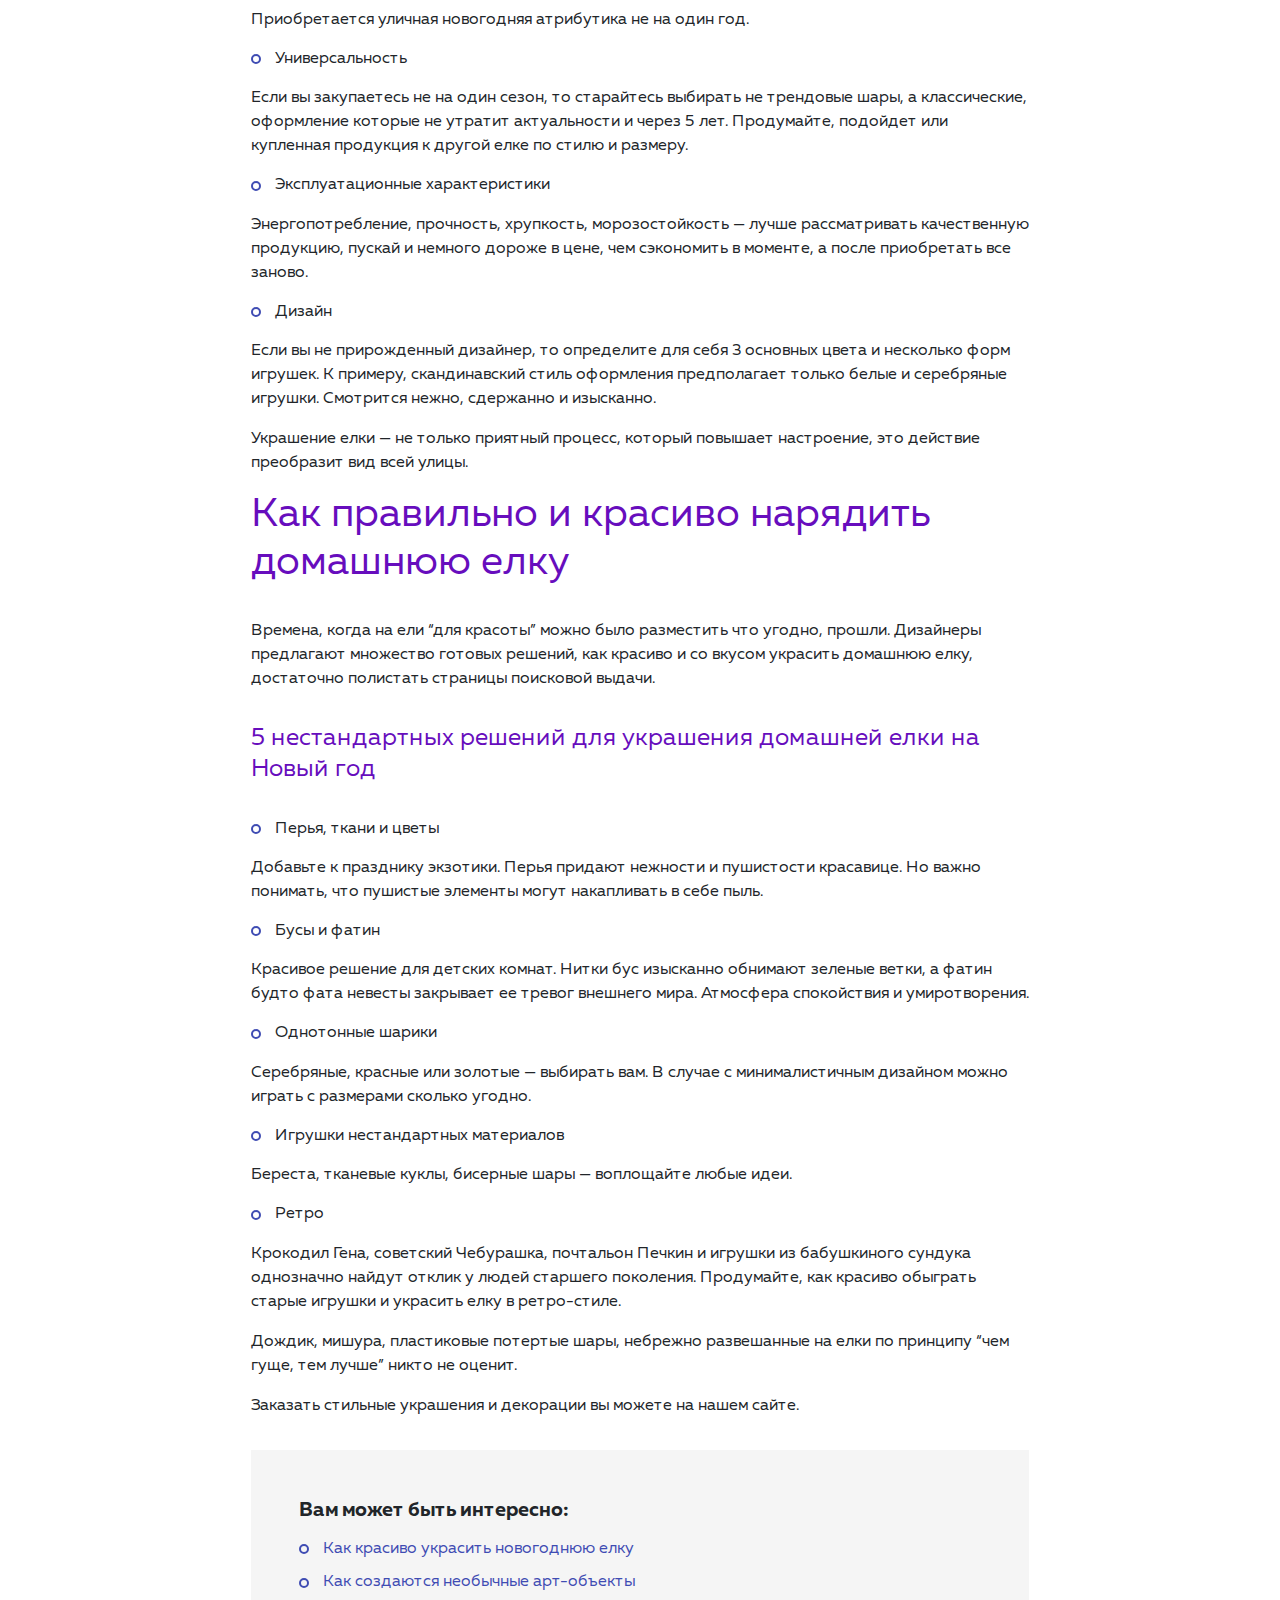
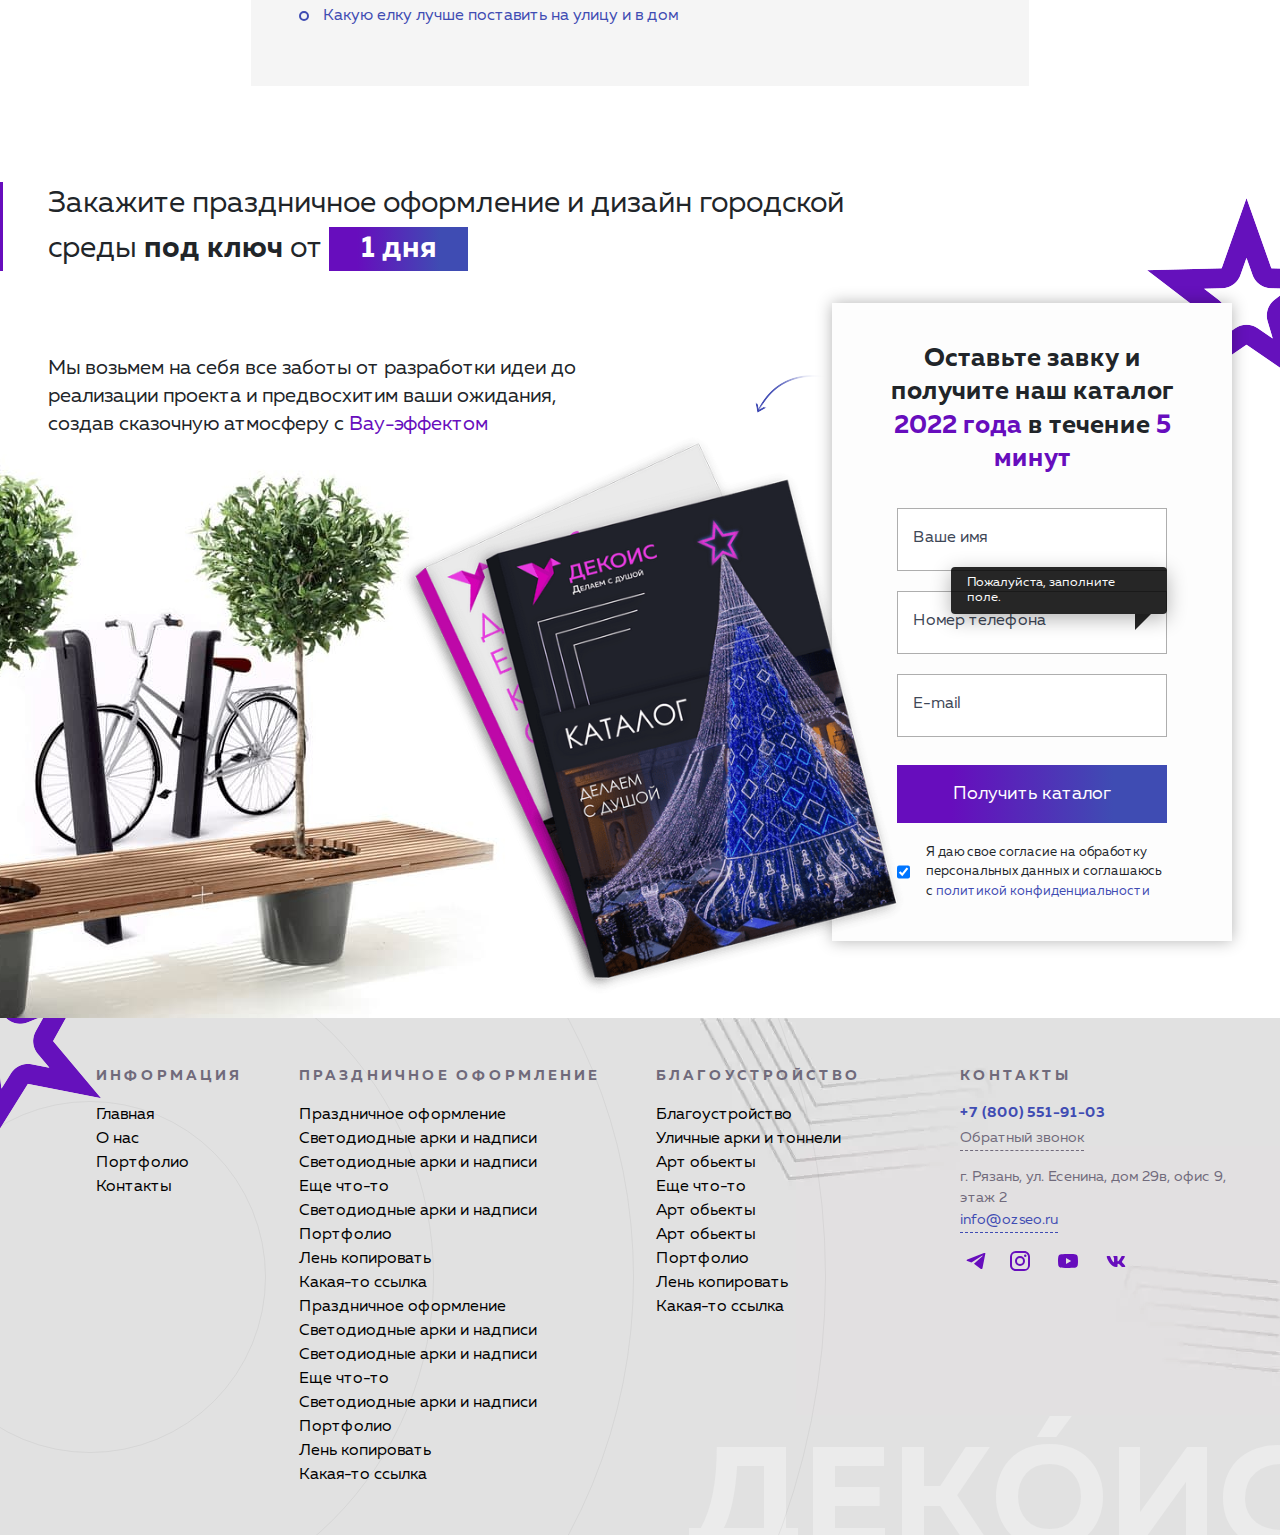
<file: bloglist.html>
<!DOCTYPE html>
<html lang="en">
<head>
    <meta charset="UTF-8">
    <meta http-equiv="X-UA-Compatible" content="IE=edge">
    <meta name="viewport" content="width=device-width, initial-scale=1.0">
    <title>Ozseo.ru - definitely best site ever made</title>
    <link rel="shortcut icon" href="assets/img/elements/favicon.webp" type="image/webp">
    <link rel="stylesheet" href="assets/css/min/basic.css">
    <link rel="stylesheet" href="assets/css/min/bloglist.css">
</head>
<body>
    
    <header class="header">
        <div class="container">
            <div class="column header__column easy-container">
                <div class="logo header__logo">
                    <a href="index.html" class="header__logo-link vl-r">
                        <img src="assets/img/logotype.svg" class="header__logo-img img" alt="Ozseo logotype">
                    </a>
                </div>
                <div class="header__des">
                    <div class="light-title">Оформление и благоустройство городской среды</div>
                </div>

                <div class="col social header__social">
                    <a href="#" class="social__element header__social-element">
                        <svg xmlns="http://www.w3.org/2000/svg" shape-rendering="geometricPrecision" image-rendering="optimizeQuality" viewBox="0 0 512 512" xmlns:v="https://vecta.io/nano"><path d="M456 95.4l-63.3 319s-8.8 22.1-33.2 11.5L212.9 313.7l179.3-161.4c10.3-9.6 3.9-15.4-8.1-8.1L158.3 287.6l-87.1-29.3s-13.7-4.9-15-15.5 15.5-16.4 15.5-16.4L426.8 87S456 74.2 456 95.4z"></path></svg>
                    </a>
                    <a href="#" class="social__element header__social-element">
                        <svg xmlns="http://www.w3.org/2000/svg"><path d="M7.8,2H16.2C19.4,2 22,4.6 22,7.8V16.2A5.8,5.8 0 0,1 16.2,22H7.8C4.6,22 2,19.4 2,16.2V7.8A5.8,5.8 0 0,1 7.8,2M7.6,4A3.6,3.6 0 0,0 4,7.6V16.4C4,18.39 5.61,20 7.6,20H16.4A3.6,3.6 0 0,0 20,16.4V7.6C20,5.61 18.39,4 16.4,4H7.6M17.25,5.5A1.25,1.25 0 0,1 18.5,6.75A1.25,1.25 0 0,1 17.25,8A1.25,1.25 0 0,1 16,6.75A1.25,1.25 0 0,1 17.25,5.5M12,7A5,5 0 0,1 17,12A5,5 0 0,1 12,17A5,5 0 0,1 7,12A5,5 0 0,1 12,7M12,9A3,3 0 0,0 9,12A3,3 0 0,0 12,15A3,3 0 0,0 15,12A3,3 0 0,0 12,9Z"></path></svg>
                    </a>
                    <a href="#" class="social__element header__social-element">
                        <svg xmlns="http://www.w3.org/2000/svg"><path d="M10 15l5.2-3L10 9v6m11.56-7.83c.13.47.22 1.1.28 1.9.07.8.1 1.5.1 2.1L22 12c0 2.2-.16 3.8-.44 4.83-.25.9-.83 1.48-1.73 1.73-.47.13-1.33.22-2.65.28-1.3.07-2.5.1-3.6.1L12 19c-4.2 0-6.8-.16-7.83-.44-.9-.25-1.48-.83-1.73-1.73-.13-.47-.22-1.1-.28-1.9-.07-.8-.1-1.5-.1-2.1L2 12c0-2.2.16-3.8.44-4.83.25-.9.83-1.48 1.73-1.73.47-.13 1.33-.22 2.65-.28 1.3-.07 2.5-.1 3.6-.1L12 5c4.2 0 6.8.16 7.83.44.9.25 1.48.83 1.73 1.73z"></path></svg>
                    </a>
                    <a href="#" class="social__element header__social-element">
                        <svg xmlns="http://www.w3.org/2000/svg"><path d="M20.8 7.74c.13-.42 0-.74-.62-.74h-2.02a.87.87 0 00-.88.57s-1.03 2.51-2.49 4.15c-.48.47-.69.62-.95.62-.13 0-.34-.15-.34-.58V7.74c0-.51-.12-.74-.55-.74H9.76c-.32 0-.51.24-.51.47 0 .48.75.6.8 1.97v2.98c0 .66-.12.78-.37.78-.68 0-2.36-2.53-3.35-5.41-.2-.56-.39-.79-.91-.79H3.39c-.57 0-.69.27-.69.57 0 .54.69 3.2 3.2 6.72C7.57 16.7 9.93 18 12.08 18c1.29 0 1.45-.29 1.45-.79v-1.82c0-.57.12-.69.53-.69.3 0 .81.15 2.01 1.3 1.38 1.38 1.6 2 2.38 2h2.02c.58 0 .87-.29.71-.86-.18-.57-.84-1.4-1.71-2.38-.47-.55-1.18-1.15-1.4-1.46-.3-.38-.21-.55 0-.9 0 0 2.47-3.47 2.73-4.66z"></path></svg>
                    </a>
                </div>

                <div class="phone header__phone">
                    <a href="tel:2555" class="tetriary-title header__phone-link">+7 (800) 551-91-03</a>
                    <span class="extra-light-title">На связи 24/7</span>
                </div>

                <div class="call-btn header__btn open-modal">Заказать звонок</div>
            </div>
        </div>
    </header>

    <nav class="menu">
        <div class="container">
            <div class="column menu__column easy-container">
                <ul class="menu__list column offer-link-title">
                    <li class="menu__item droped">
                        <a href="decoration.html" class="menu__link">Праздничное оформление</a>

                        <div class="dropdown__content">
                            <ul class="dropdown__list">
                                <li class="dropdown__item"><a href="decitem.html" class="dropdown__link">Светодиодные Арки и надписи</a></li>
                                <li class="dropdown__item"><a href="decitem.html" class="dropdown__link">Ёлки с готовым оформлением</a></li>
                                <li class="dropdown__item"><a href="decitem.html" class="dropdown__link">Украшения и игрушки для уличных елей</a></li>
                                <li class="dropdown__item"><a href="decitem.html" class="dropdown__link">Искусственные елки от 3 до 25 м</a></li>
                                <li class="dropdown__item"><a href="decitem.html" class="dropdown__link">Гирлянды для елей</a></li>
                                <li class="dropdown__item"><a href="decitem.html" class="dropdown__link">Световые уличные фигуры</a></li>
                                <li class="dropdown__item"><a href="decitem.html" class="dropdown__link">Световые консоли и светодиодные перетяжки</a></li>
                                <li class="dropdown__item"><a href="decitem.html" class="dropdown__link">Светодиодные фонтаны и деревья</a></li>
                                <li class="dropdown__item"><a href="decitem.html" class="dropdown__link">Гирлядны Звездное небо и световые потолки</a></li>
                                <li class="dropdown__item"><a href="decitem.html" class="dropdown__link">Светодиодные гирлянды для улицы</a></li>
                                <li class="dropdown__item"><a href="decitem.html" class="dropdown__link">Оформление города ко дню России</a></li>
                                <li class="dropdown__item"><a href="decitem.html" class="dropdown__link">Оформление ко дню города</a></li>
                                <li class="dropdown__item"><a href="decitem.html" class="dropdown__link">Оформление города к 9 мая</a></li>
                            </ul>
                        </div>
                    </li>
                    <li class="menu__item droped secondary-droped">
                        <a href="beautification.html" class="menu__link">Благоустройство</a>

                        <div class="dropdown__content">
                            <ul class="dropdown__list">
                                <li class="dropdown__item"><a href="beauitem.html" class="dropdown__link">Светодиоднаые арки и надписи</a></li>
                                <li class="dropdown__item"><a href="beauitem.html" class="dropdown__link">Ёлки с готовым оформлением</a></li>
                                <li class="dropdown__item"><a href="beauitem.html" class="dropdown__link">Украшения и игрушки для уличных елей</a></li>
                                <li class="dropdown__item"><a href="beauitem.html" class="dropdown__link">Искуственные елки от 3 до 25 м</a></li>
                                <li class="dropdown__item"><a href="beauitem.html" class="dropdown__link">Гирлянды для елей</a></li>
                                <li class="dropdown__item"><a href="beauitem.html" class="dropdown__link">Световые уличные фигуры</a></li>
                                <li class="dropdown__item"><a href="beauitem.html" class="dropdown__link">Световые консоли и светодиодные перетяжки</a></li>
                                <li class="dropdown__item"><a href="beauitem.html" class="dropdown__link">Светодиодные фонтаны и деревья</a></li>
                                <li class="dropdown__item"><a href="beauitem.html" class="dropdown__link">Гирлядны Звездное небо и световые потолки</a></li>
                                <li class="dropdown__item"><a href="beauitem.html" class="dropdown__link">Светодиодные гирлянды для улицы</a></li>
                                <li class="dropdown__item"><a href="beauitem.html" class="dropdown__link">Оформление города ко дню России</a></li>
                                <li class="dropdown__item"><a href="beauitem.html" class="dropdown__link">Оформление ко дню города</a></li>
                                <li class="dropdown__item"><a href="beauitem.html" class="dropdown__link">Оформление города к 9 мая</a></li>
                            </ul>
                        </div>
                    </li>
                    <li class="menu__item"><a href="about.html" class="menu__link">О нас</a></li>
                    <li class="menu__item"><a href="blog.html" class="menu__link">Блог</a></li>
                    <li class="menu__item"><a href="portfolio.html" class="menu__link">Портфолио</a></li>
                    <li class="menu__item"><a href="contacts.html" class="menu__link">Контакты</a></li>
                </ul>
            </div>
        </div>
    </nav>

    <nav class="mobile-menu burger-menu">
        <ul class="mobile-menu__contacts">
            <li class="mobile-menu__contacts__item"><a href="tel:+7(800)551-91-03" class="mobile-menu__contacts__link phone-title">+7 (800) 551-91-03</a></li>
            <li class="mobile-menu__contacts__item"><a href="tel:+7(800)551-91-03" class="mobile-menu__contacts__link linked-title">Обратный звонок</a></li>
            <li class="mobile-menu__contacts__item">г. Рязань, ул. Есенина, дом 29в, офис 9, этаж 2</li>
            <li class="mobile-menu__contacts__item"><a href="mailto:info@decois.ru" class="mobile-menu__contacts__link linked-title">info@decois.ru</a></li>
        </ul>
        <ul class="mobile-menu__list">
            <li class="mobile-menu__item">
                <a href="#" class="mobile-menu__title menu-title">Праздничное оформление</a>

                <ul class="mobile-menu__list__list">
                    <li class="mobile-menu__list__item"><a href="#" class="mobile-menu__list__link">Светодиодное оформление</a></li>
                    <li class="mobile-menu__list__item"><a href="#" class="mobile-menu__list__link">Что-то еще</a></li>
                    <li class="mobile-menu__list__item"><a href="#" class="mobile-menu__list__link">Что-то еще</a></li>
                    <li class="mobile-menu__list__item"><a href="#" class="mobile-menu__list__link">Что-то еще</a></li>
                    <li class="mobile-menu__list__item"><a href="#" class="mobile-menu__list__link">Светодиодное оформление</a></li>
                    <li class="mobile-menu__list__item"><a href="#" class="mobile-menu__list__link">Светодиодное оформление</a></li>
                    <li class="mobile-menu__list__item"><a href="#" class="mobile-menu__list__link">Что-то еще</a></li>
                    <li class="mobile-menu__list__item"><a href="#" class="mobile-menu__list__link">Пример довольно длинного текста</a></li>
                    <li class="mobile-menu__list__item"><a href="#" class="mobile-menu__list__link">Светодиодное оформление</a></li>
                    <li class="mobile-menu__list__item"><a href="#" class="mobile-menu__list__link">Светодиодное оформление</a></li>
                </ul>
            </li>
            <li class="mobile-menu__item">
                <a href="#" class="mobile-menu__title menu-title">Благоустройство</a>

                <ul class="mobile-menu__list__list">
                    <li class="mobile-menu__list__item"><a href="#" class="mobile-menu__list__link">Светодиодное оформление</a></li>
                    <li class="mobile-menu__list__item"><a href="#" class="mobile-menu__list__link">Что-то еще</a></li>
                    <li class="mobile-menu__list__item"><a href="#" class="mobile-menu__list__link">Что-то еще</a></li>
                    <li class="mobile-menu__list__item"><a href="#" class="mobile-menu__list__link">Что-то еще</a></li>
                    <li class="mobile-menu__list__item"><a href="#" class="mobile-menu__list__link">Светодиодное оформление</a></li>
                    <li class="mobile-menu__list__item"><a href="#" class="mobile-menu__list__link">Светодиодное оформление</a></li>
                    <li class="mobile-menu__list__item"><a href="#" class="mobile-menu__list__link">Что-то еще</a></li>
                    <li class="mobile-menu__list__item"><a href="#" class="mobile-menu__list__link">Пример довольно длинного текста</a></li>
                    <li class="mobile-menu__list__item"><a href="#" class="mobile-menu__list__link">Светодиодное оформление</a></li>
                    <li class="mobile-menu__list__item"><a href="#" class="mobile-menu__list__link">Светодиодное оформление</a></li>
                </ul>
            </li>
            <li class="mobile-menu__item">
                <a href="about.html" class="mobile-menu__title menu-title">О нас</a>
            </li>
            <li class="mobile-menu__item">
                <a href="blog.html" class="mobile-menu__title menu-title">Блог</a>
            </li>
            <li class="mobile-menu__item">
                <a href="portfolio.html" class="mobile-menu__title menu-title">Портфолио</a>
            </li>
            <li class="mobile-menu__item">
                <a href="contacts.html" class="mobile-menu__title menu-title">Контакты</a>
            </li>
        </ul>
        <div class="col social mobile-menu__social">
            <a href="#" class="social__element mobile-menu__social-element">
                <svg xmlns="http://www.w3.org/2000/svg"><path d="M7.8,2H16.2C19.4,2 22,4.6 22,7.8V16.2A5.8,5.8 0 0,1 16.2,22H7.8C4.6,22 2,19.4 2,16.2V7.8A5.8,5.8 0 0,1 7.8,2M7.6,4A3.6,3.6 0 0,0 4,7.6V16.4C4,18.39 5.61,20 7.6,20H16.4A3.6,3.6 0 0,0 20,16.4V7.6C20,5.61 18.39,4 16.4,4H7.6M17.25,5.5A1.25,1.25 0 0,1 18.5,6.75A1.25,1.25 0 0,1 17.25,8A1.25,1.25 0 0,1 16,6.75A1.25,1.25 0 0,1 17.25,5.5M12,7A5,5 0 0,1 17,12A5,5 0 0,1 12,17A5,5 0 0,1 7,12A5,5 0 0,1 12,7M12,9A3,3 0 0,0 9,12A3,3 0 0,0 12,15A3,3 0 0,0 15,12A3,3 0 0,0 12,9Z"></path></svg>
            </a>
            <a href="#" class="social__element mobile-menu__social-element">
                <svg xmlns="http://www.w3.org/2000/svg"><path d="M10 15l5.2-3L10 9v6m11.56-7.83c.13.47.22 1.1.28 1.9.07.8.1 1.5.1 2.1L22 12c0 2.2-.16 3.8-.44 4.83-.25.9-.83 1.48-1.73 1.73-.47.13-1.33.22-2.65.28-1.3.07-2.5.1-3.6.1L12 19c-4.2 0-6.8-.16-7.83-.44-.9-.25-1.48-.83-1.73-1.73-.13-.47-.22-1.1-.28-1.9-.07-.8-.1-1.5-.1-2.1L2 12c0-2.2.16-3.8.44-4.83.25-.9.83-1.48 1.73-1.73.47-.13 1.33-.22 2.65-.28 1.3-.07 2.5-.1 3.6-.1L12 5c4.2 0 6.8.16 7.83.44.9.25 1.48.83 1.73 1.73z"></path></svg>
            </a>
            <a href="#" class="social__element mobile-menu__social-element">
                <svg xmlns="http://www.w3.org/2000/svg"><path d="M20.8 7.74c.13-.42 0-.74-.62-.74h-2.02a.87.87 0 00-.88.57s-1.03 2.51-2.49 4.15c-.48.47-.69.62-.95.62-.13 0-.34-.15-.34-.58V7.74c0-.51-.12-.74-.55-.74H9.76c-.32 0-.51.24-.51.47 0 .48.75.6.8 1.97v2.98c0 .66-.12.78-.37.78-.68 0-2.36-2.53-3.35-5.41-.2-.56-.39-.79-.91-.79H3.39c-.57 0-.69.27-.69.57 0 .54.69 3.2 3.2 6.72C7.57 16.7 9.93 18 12.08 18c1.29 0 1.45-.29 1.45-.79v-1.82c0-.57.12-.69.53-.69.3 0 .81.15 2.01 1.3 1.38 1.38 1.6 2 2.38 2h2.02c.58 0 .87-.29.71-.86-.18-.57-.84-1.4-1.71-2.38-.47-.55-1.18-1.15-1.4-1.46-.3-.38-.21-.55 0-.9 0 0 2.47-3.47 2.73-4.66z"></path></svg>
            </a>
        </div>
    </nav>

    <div class="burger">
        <div class="burger__open">
            <span></span>
            <span></span>
            <span></span>
        </div>
    </div>


    <div class="modal">
        <div class="modal__blur"></div>
        <div class="modal__bg close-modal"></div>
        <div class="modal__body">
            <div class="modal__popup">
                <div class="modal__btn close-modal">
                    <svg viewBox="0 0 32 32"><path d="M10,10 L22,22 M22,10 L10,22"></path></svg>
                </div>
                <div class="modal__head">
                    <p class="modal__title form-title">Заказать звонок</p>
                    <p class="modal__des des-title">Создаем индивидуальный проект под вас и показываем, как он будет выглядеть визуально</p>
                </div>
                
                <form action="#sfksf" class="modal__form check-form">
                    <div class="modal__item input__wrap">
                        <input type="text" class="input modal__input" placeholder=" ">
                        <label class="input-holder modal__input-holder">Имя</label>
                    </div>
                    <div class="modal__item input__wrap">
                        <input type="tel" class="check-input input modal__input tel" placeholder=" ">
                        <label class="input-holder modal__input-holder">Телефон</label>
                        <span class="check-error modal__error">Пожалуйста, заполните поле.</span>
                    </div>
                    <div class="modal__item input__wrap">
                        <textarea class="input modal__input" placeholder=" "></textarea>
                        <label class="input-holder modal__input-holder">Комментарий</label>
                    </div>
                    <button class="check-btn modal__submit primary-btn filled"><span>Перезвоните мне</span></button>

                    <div class="modal__agreement">
                        <input type="checkbox" id="checker" class="modal__checkbox" name="checker" checked>
                        <label for="checker" class="modal__agreement-text">
                            Я даю свое согласие на обработку персональных данных и соглашаюсь с 
                            <a href="#" class="linked-title">политикой конфиденциальности</a>
                        </label>
                    </div>
                </form>
            </div>
        </div>
    </div>

    <div class="modal modal-2">
        <div class="modal__blur"></div>
        <div class="modal__bg close-modal-2"></div>

        <div class="modal__body">
            <div class="modal__popup">
                <div class="modal__btn close-modal-2">
                    <svg viewBox="0 0 32 32"><path d="M10,10 L22,22 M22,10 L10,22"></path></svg>
                </div>
                <div class="modal__head">
                    <p class="modal__title form-title">Получить каталог</p>
                    <p class="modal__des des-title">Создаем индивидуальный проект под вас и показываем, как он будет выглядеть визуально</p>
                </div>
                
                <form action="#sfksf" class="modal__form check-form2">
                    <div class="modal__item input__wrap">
                        <input type="text" class="input modal__input" placeholder=" ">
                        <label class="input-holder modal__input-holder">Имя</label>
                    </div>
                    <div class="modal__item input__wrap">
                        <input type="email" class="check-input2 input modal__input" placeholder=" ">
                        <label class="input-holder modal__input-holder">E-mail</label>
                        <span class="check-error2 modal__error">Пожалуйста, заполните поле.</span>
                    </div>
                    <div class="modal__item input__wrap">
                        <textarea class="input modal__input" placeholder=" "></textarea>
                        <label class="input-holder modal__input-holder">Комментарий</label>
                    </div>
                    <button class="check-btn2 modal__submit primary-btn filled"><span>Перезвоните мне</span></button>

                    <div class="modal__agreement">
                        <input type="checkbox" id="checker2" class="modal__checkbox" name="checker2" checked>
                        <label for="checker2" class="modal__agreement-text">
                            Я даю свое согласие на обработку персональных данных и соглашаюсь с 
                            <a href="#" class="linked-title">политикой конфиденциальности</a>
                        </label>
                    </div>
                </form>
            </div>
        </div>
    </div>

    
    <div class="widget">
        <div class="widget__bg close-widget"></div>
        <div class="widget__icons">
            <div class="widget__icon open-modal close-widget" style="background-image: url('data:image/svg+xml;charset=US-ASCII,%3Csvg%20xmlns%3D%22http%3A//www.w3.org/2000/svg%22%20width%3D%2229%22%20height%3D%2230%22%20viewBox%3D%220%200%2029%2030%22%3E%3Cpath%20fill%3D%22%23ffffff%22%20fill-rule%3D%22evenodd%22%20d%3D%22M21.872%2019.905c-.947-.968-2.13-.968-3.072%200-.718.737-1.256.974-1.962%201.723-.193.206-.356.25-.59.112-.466-.262-.96-.474-1.408-.76-2.082-1.356-3.827-3.098-5.372-5.058-.767-.974-1.45-2.017-1.926-3.19-.096-.238-.078-.394.11-.587.717-.718.96-.98%201.665-1.717.984-1.024.984-2.223-.006-3.253-.56-.586-1.103-1.397-1.56-2.034-.458-.636-.817-1.392-1.403-1.985C5.4%202.2%204.217%202.2%203.275%203.16%202.55%203.9%201.855%204.654%201.12%205.378.438%206.045.093%206.863.02%207.817c-.114%201.556.255%203.023.774%204.453%201.062%202.96%202.68%205.587%204.642%207.997%202.65%203.26%205.813%205.837%209.513%207.698%201.665.836%203.39%201.48%205.268%201.585%201.292.075%202.415-.262%203.314-1.304.616-.712%201.31-1.36%201.962-2.042.966-1.01.972-2.235.012-3.234-1.147-1.192-2.48-1.88-3.634-3.065zm-.49-5.36l.268-.047c.583-.103.953-.707.79-1.295-.465-1.676-1.332-3.193-2.537-4.445-1.288-1.33-2.857-2.254-4.59-2.708-.574-.15-1.148.248-1.23.855l-.038.28c-.07.522.253%201.01.747%201.142%201.326.355%202.53%201.064%203.517%202.086.926.958%201.59%202.125%201.952%203.412.14.5.624.807%201.12.72zm2.56-9.85C21.618%202.292%2018.74.69%2015.56.02c-.56-.117-1.1.283-1.178.868l-.038.28c-.073.537.272%201.04.786%201.15%202.74.584%205.218%201.968%207.217%204.03%201.885%201.95%203.19%204.36%203.803%207.012.122.53.617.873%201.136.78l.265-.046c.57-.1.934-.678.8-1.26-.71-3.08-2.223-5.873-4.41-8.14z%22/%3E%3C/svg%3E');">
                <span class="widget__icon-alt">Обратный звонок</span>
            </div>
            <div class="widget__icon open-modal-2 close-widget" style="background-image: url('data:image/svg+xml;charset=US-ASCII,%3Csvg%20xmlns%3D%22http%3A//www.w3.org/2000/svg%22%20width%3D%2224%22%20height%3D%2224%22%20viewBox%3D%220%200%2024%2024%22%3E%3Cpath%20fill%3D%22%23ffffff%22%20fill-rule%3D%22evenodd%22%20d%3D%22M22.407%200h-21.1C.586%200%200%20.586%200%201.306v21.1c0%20.72.586%201.306%201.306%201.306h21.1c.72%200%201.306-.586%201.306-1.305V1.297C23.702.587%2023.117%200%2022.407%200zm-9.094%2018.046c0%20.41-.338.737-.738.737H3.9c-.41%200-.738-.337-.738-.737v-1.634c0-.408.337-.737.737-.737h8.675c.41%200%20.738.337.738.737v1.634zm7.246-5.79c0%20.408-.338.737-.738.737H3.89c-.41%200-.737-.338-.737-.737v-1.634c0-.41.337-.737.737-.737h15.923c.41%200%20.738.337.738.737v1.634h.01zm0-5.8c0%20.41-.338.738-.738.738H3.89c-.41%200-.737-.338-.737-.738V4.822c0-.408.337-.737.737-.737h15.923c.41%200%20.738.338.738.737v1.634h.01z%22/%3E%3C/svg%3E');">
                <span class="widget__icon-alt">Оставить заявку</span>
            </div>
        </div>
        <div class="widget-btn open-widget">
            <div class="widget__pulse"></div>
            <div class="widget__item">
                <svg class="b24-crm-button-icon" xmlns="http://www.w3.org/2000/svg" width="28" height="28" viewBox="0 0 28 30">
                    <path class="b24-crm-button-call-icon" fill="#ffffff" fill-rule="evenodd" d="M940.872414,978.904882 C939.924716,977.937215 938.741602,977.937215 937.79994,978.904882 C937.08162,979.641558 936.54439,979.878792 935.838143,980.627954 C935.644982,980.833973 935.482002,980.877674 935.246586,980.740328 C934.781791,980.478121 934.286815,980.265859 933.840129,979.97868 C931.757607,978.623946 930.013117,976.882145 928.467826,974.921839 C927.701216,973.947929 927.019115,972.905345 926.542247,971.731659 C926.445666,971.494424 926.463775,971.338349 926.6509,971.144815 C927.36922,970.426869 927.610672,970.164662 928.316918,969.427987 C929.300835,968.404132 929.300835,967.205474 928.310882,966.175376 C927.749506,965.588533 927.206723,964.77769 926.749111,964.14109 C926.29156,963.50449 925.932581,962.747962 925.347061,962.154875 C924.399362,961.199694 923.216248,961.199694 922.274586,962.161118 C921.55023,962.897794 920.856056,963.653199 920.119628,964.377388 C919.437527,965.045391 919.093458,965.863226 919.021022,966.818407 C918.906333,968.372917 919.274547,969.840026 919.793668,971.269676 C920.856056,974.228864 922.473784,976.857173 924.43558,979.266977 C927.085514,982.52583 930.248533,985.104195 933.948783,986.964613 C935.6148,987.801177 937.341181,988.444207 939.218469,988.550339 C940.510236,988.625255 941.632988,988.288132 942.532396,987.245549 C943.148098,986.533845 943.842272,985.884572 944.494192,985.204083 C945.459999,984.192715 945.466036,982.969084 944.506265,981.970202 C943.359368,980.777786 942.025347,980.091055 940.872414,978.904882 Z M940.382358,973.54478 L940.649524,973.497583 C941.23257,973.394635 941.603198,972.790811 941.439977,972.202844 C940.97488,970.527406 940.107887,969.010104 938.90256,967.758442 C937.61538,966.427182 936.045641,965.504215 934.314009,965.050223 C933.739293,964.899516 933.16512,965.298008 933.082785,965.905204 L933.044877,966.18514 C932.974072,966.707431 933.297859,967.194823 933.791507,967.32705 C935.117621,967.682278 936.321439,968.391422 937.308977,969.412841 C938.23579,970.371393 938.90093,971.53815 939.261598,972.824711 C939.401641,973.324464 939.886476,973.632369 940.382358,973.54478 Z M942.940854,963.694228 C940.618932,961.29279 937.740886,959.69052 934.559939,959.020645 C934.000194,958.902777 933.461152,959.302642 933.381836,959.8878 L933.343988,960.167112 C933.271069,960.705385 933.615682,961.208072 934.130397,961.317762 C936.868581,961.901546 939.347628,963.286122 941.347272,965.348626 C943.231864,967.297758 944.53673,969.7065 945.149595,972.360343 C945.27189,972.889813 945.766987,973.232554 946.285807,973.140969 L946.55074,973.094209 C947.119782,972.993697 947.484193,972.415781 947.350127,971.835056 C946.638568,968.753629 945.126778,965.960567 942.940854,963.694228 Z" transform="translate(-919 -959)"></path>
                </svg>
            </div>
            <div class="widget__item">
                <svg class="b24-crm-button-icon" xmlns="http://www.w3.org/2000/svg" width="28" height="28" viewBox="0 0 24 28">
                    <path class="b24-crm-button-webform-icon" fill=" #ffffff" fill-rule="evenodd" d="M815.406703,961 L794.305503,961 C793.586144,961 793,961.586144 793,962.305503 L793,983.406703 C793,984.126062 793.586144,984.712206 794.305503,984.712206 L815.406703,984.712206 C816.126062,984.712206 816.712206,984.126062 816.712206,983.406703 L816.712206,962.296623 C816.703325,961.586144 816.117181,961 815.406703,961 L815.406703,961 Z M806.312583,979.046143 C806.312583,979.454668 805.975106,979.783264 805.575462,979.783264 L796.898748,979.783264 C796.490224,979.783264 796.161627,979.445787 796.161627,979.046143 L796.161627,977.412044 C796.161627,977.003519 796.499105,976.674923 796.898748,976.674923 L805.575462,976.674923 C805.983987,976.674923 806.312583,977.0124 806.312583,977.412044 L806.312583,979.046143 L806.312583,979.046143 Z M813.55946,973.255747 C813.55946,973.664272 813.221982,973.992868 812.822339,973.992868 L796.889868,973.992868 C796.481343,973.992868 796.152746,973.655391 796.152746,973.255747 L796.152746,971.621647 C796.152746,971.213122 796.490224,970.884526 796.889868,970.884526 L812.813458,970.884526 C813.221982,970.884526 813.550579,971.222003 813.550579,971.621647 L813.550579,973.255747 L813.55946,973.255747 Z M813.55946,967.45647 C813.55946,967.864994 813.221982,968.193591 812.822339,968.193591 L796.889868,968.193591 C796.481343,968.193591 796.152746,967.856114 796.152746,967.45647 L796.152746,965.82237 C796.152746,965.413845 796.490224,965.085249 796.889868,965.085249 L812.813458,965.085249 C813.221982,965.085249 813.550579,965.422726 813.550579,965.82237 L813.550579,967.45647 L813.55946,967.45647 Z" transform="translate(-793 -961)"></path>
                </svg>
            </div>
            <div class="widget__item">
                <svg class="b24-widget-button-icon b24-widget-button-close-item" xmlns="http://www.w3.org/2000/svg" width="29" height="29" viewBox="0 0 29 29"><path fill="#FFF" fill-rule="evenodd" d="M18.866 14.45l9.58-9.582L24.03.448l-9.587 9.58L4.873.447.455 4.866l9.575 9.587-9.583 9.57 4.418 4.42 9.58-9.577 9.58 9.58 4.42-4.42"></path></svg>
            </div>
        </div>
    </div>

    <section class="bloglist-block">
        <div class="container-fluid">
            <div class="row">
                <div class="col-s">
                    <div class="bloglist-block__head">
                        <h1 class="bloglist-block__title">Как красиво украсить новогоднюю елку</h1>
                    </div>
                    <div class="bloglist-block__img">
                        <img src="assets/img/blog0.webp" alt="blog" class="img">
                    </div>
                    <div class="bloglist-block__des">
					    Новогодняя атрибутика сейчас представлена в изобилии. Скупая все украшения подряд, вряд ли удастся добиться гармоничного и стильного внешнего вида новогодней красавицы. Какая-то атрибутика актуальна, какая-то выходит из моды, а некоторые сочетания могут вовсе убить стиль. В статье подробно рассмотрим, как правильно наряжать елку.				
                    </div>
                    <div class="bloglist-block__info">
                        <div class="bloglist-block__date">30 августа 2021 г.</div>
                        <div class="bloglist-block__comments">
                            <div class="bloglist-block__ratings">4,16</div>

                            <div class="bloglist-block__views">
                                <svg xmlns="http://www.w3.org/2000/svg"><path d="M12 9a3 3 0 1 1 0 6 3 3 0 1 1 0-6m0-4.5c5 0 9.27 3.1 11 7.5-1.73 4.4-6 7.5-11 7.5S2.73 16.4 1 12c1.73-4.4 6-7.5 11-7.5M3.18 12a9.82 9.82 0 0 0 17.64 0 9.82 9.82 0 0 0-17.64 0z"></path></svg>
                            2062
                            </div>
                        </div>
                    </div>

                    <div class="bloglist-block__list list">
                        <div class="list">
                            <h2><span>Как украсить уличную елку на Новый год</span></h2>
                            <p><span>Важно не только со вкусом подобрать звезду, украшения, светящиеся гирлянды, но и украшения для всего пространства. Часто зимнюю красавицу дополняют светящиеся фонтаны, арт-объекты, архитектурная подсветка. Продумайте дизайн всего пространства, прежде чем приступить к самой ели.</span></p>
                            <h2><span>На что обращать внимание при выборе украшений</span></h2>
                            <ul>
                            <li><span>Легкость монтажа и демонтажа конструкций</span></li>
                            </ul>
                            <p><span>Приобретается уличная новогодняя атрибутика не на один год.</span></p>
                            <ul>
                            <li><span>Универсальность</span></li>
                            </ul>
                            <p><span>Если вы закупаетесь не на один сезон, то старайтесь выбирать не трендовые шары, а классические, оформление которые не утратит актуальности и через 5 лет. Продумайте, подойдет или купленная продукция к другой елке по стилю и размеру.</span></p>
                            <ul>
                            <li><span>Эксплуатационные характеристики</span></li>
                            </ul>
                            <p><span>Энергопотребление, прочность, хрупкость, морозостойкость — лучше рассматривать качественную продукцию, пускай и немного дороже в цене, чем сэкономить в моменте, а после приобретать все заново.</span></p>
                            <ul>
                            <li><span>Дизайн</span></li>
                            </ul>
                            <p><span>Если вы не прирожденный дизайнер, то определите для себя 3 основных цвета и несколько форм игрушек. К примеру, скандинавский стиль оформления предполагает только белые и серебряные игрушки. Смотрится нежно, сдержанно и изысканно.</span></p>
                            <p><span>Украшение елки — не только приятный процесс, который повышает настроение, это действие преобразит вид всей улицы.</span></p>
                            <h2><span>Как правильно и красиво нарядить домашнюю елку</span></h2>
                            <p><span>Времена, когда на ели “для красоты” можно было разместить что угодно, прошли. Дизайнеры предлагают множество готовых решений,</span><span> как красиво и со вкусом украсить домашнюю елку</span><span>, достаточно полистать страницы поисковой выдачи.</span></p>
                            <h3><span>5 нестандартных решений для украшения домашней елки на Новый год</span></h3>
                            <ul>
                            <li><span>Перья, ткани и цветы</span></li>
                            </ul>
                            <p><span>Добавьте к празднику экзотики. Перья придают нежности и пушистости красавице. Но важно понимать, что пушистые элементы могут накапливать в себе пыль.</span></p>
                            <ul>
                            <li><span>Бусы и фатин</span></li>
                            </ul>
                            <p><span>Красивое решение для детских комнат. Нитки бус изысканно обнимают зеленые ветки, а фатин будто фата невесты закрывает ее тревог внешнего мира. Атмосфера спокойствия и умиротворения.</span></p>
                            <ul>
                            <li><span>Однотонные шарики</span></li>
                            </ul>
                            <p><span>Серебряные, красные или золотые — выбирать вам. В случае с минималистичным дизайном можно играть с размерами сколько угодно.</span></p>
                            <ul>
                            <li><span>Игрушки нестандартных материалов</span></li>
                            </ul>
                            <p><span>Береста, тканевые куклы, бисерные шары — воплощайте любые идеи.</span></p>
                            <ul>
                            <li><span>Ретро</span></li>
                            </ul>
                            <p><span>Крокодил Гена, советский Чебурашка, почтальон Печкин и игрушки из бабушкиного сундука однозначно найдут отклик у людей старшего поколения. </span><span>Продумайте, как красиво обыграть старые игрушки и украсить елку в ретро-стиле.</span></p>
                            <p><span>Дождик, мишура, пластиковые потертые шары, небрежно развешанные на елки по принципу “чем гуще, тем лучше” никто не оценит.</span></p>
                            <p><span>Заказать стильные украшения и декорации вы можете на нашем сайте.</span></p>
                        </div>
                    </div>
                    <div class="bloglist-block__author list">
                        <div class="bloglist-block__author-head">Вам может быть интересно:</div>
                        <ul>
                            <li>
                                <a href="#" class="linked-title">Как красиво украсить новогоднюю елку</a>
                            </li>
                            <li>
                                <a href="#" class="linked-title">Как создаются необычные арт-объекты</a>
                            </li>
                            <li>
                                <a href="#" class="linked-title">Какую елку лучше поставить на улицу и в дом</a>
                            </li>
                        </ul>
                    </div>
                </div>
            </div>
        </div>
    </section>

    <section class="footer-form">
        <div class="container-fluid footer-form__container">
            <div class="img-wrap">
                <img src="assets/img/cycle2.webp" alt="cycle" class="img footer-form__img footer-form__cycle">
                <img src="assets/img/elements/star2.webp" alt="star" class="img footer-form__img footer-form__star">
            </div>
            <div class="row">
                <div class="col">
                    <h2 class="footer-form__title">Закажите праздничное оформление и дизайн городской среды <strong>под ключ</strong> от <em><strong> 1 дня </strong></em></h2>
                </div>
                <div class="col">
                    <div class="row">
                        <div class="col col-bdl">
                            <div class="footer-form__des">
                                Мы возьмем на себя все заботы от разработки идеи до реализации проекта и предвосхитим ваши ожидания, создав сказочную атмосферу с <del class="default">Вау-эффектом</del>
                            </div>
                        </div>
                        <div class="col col-bd">
                            <div class="footer-form__form">
                                <div class="img-wrap">
                                    <img src="assets/img/mont.webp" alt="buklet" class="img footer-form__img footer-form__catalog">
                                </div>
                                <div class="footer-form__wrap">
                                    <div class="footer-form__head">
					                    Оставьте завку и получите наш каталог <del class="default">2022 года</del> в течение <del class="default">5 минут</del>
                                    </div>
                                    <form action="#sfksf" class="footer-form__send modal__form check-form3">
                                        <div class="modal__item input__wrap">
                                            <input type="text" class="input modal__input" placeholder=" ">
                                            <label class="input-holder modal__input-holder">Ваше имя</label>
                                        </div>
                                        <div class="modal__item input__wrap">
                                            <input type="tel" class="check-input3 input modal__input tel" placeholder=" ">
                                            <label class="input-holder modal__input-holder">Номер телефона</label>
                                            <span class="check-error3 modal__error">Пожалуйста, заполните поле.</span>
                                        </div>
                                        <div class="modal__item input__wrap">
                                            <input class="input modal__input" placeholder=" ">
                                            <label class="input-holder modal__input-holder">E-mail</label>
                                        </div>
                                        <button class="check-btn3 modal__submit primary-btn filled"><span>Получить каталог</span></button>

                                        <div class="modal__agreement">
                                            <input type="checkbox" id="checker3" class="modal__checkbox" name="checker3" checked>
                                            <label for="checker3" class="modal__agreement-text">
                                                Я даю свое согласие на обработку персональных данных и соглашаюсь с 
                                                <a href="#" class="linked-title">политикой конфиденциальности</a>
                                            </label>
                                        </div>
                                    </form>
                                </div>
                            </div>
                        </div>
                    </div>
                </div>
            </div>
        </div>
    </section>

    <footer class="footer">
        <div class="img-wrap">
            <div class="round__wrap">
                <span class="round"></span>
                <span class="round"></span>
                <span class="round"></span>
                <span class="round"></span>

                <span class="textbg footer__bg">Декóис</span>
            </div>
            <img src="assets/img/elements/xlines1.webp" alt="arrows" class="img footer__arrows">
            <img src="assets/img/elements/star1.webp" alt="star" class="img footer__star">
        </div>
        
        <div class="container-fluid">
            <div class="row">
                <div class="col col-xl-2 footer__main">
                    <div class="footer__head footer-auto">Информация</div>
                    <ul class="footer__menu">
                        <li class="footer__item"><a href="index.html" class="footer__link">Главная</a></li>
                        <li class="footer__item"><a href="about.html" class="footer__link">О нас</a></li>
                        <li class="footer__item"><a href="portfolio.html" class="footer__link">Портфолио</a></li>
                        <li class="footer__item"><a href="contacts.html" class="footer__link">Контакты</a></li>
                    </ul>
                </div>
                <div class="col col-xl-4 footer__main">
                    <div class="footer__head footer-auto">Праздничное оформление</div>
                    <ul class="footer__menu">
                        <li class="footer__item"><a href="#" class="footer__link">Праздничное оформление</a></li>
                        <li class="footer__item"><a href="#" class="footer__link">Светодиодные арки и надписи</a></li>
                        <li class="footer__item"><a href="#" class="footer__link">Светодиодные арки и надписи</a></li>
                        <li class="footer__item"><a href="#" class="footer__link">Еще что-то</a></li>
                        <li class="footer__item"><a href="#" class="footer__link">Светодиодные арки и надписи</a></li>
                        <li class="footer__item"><a href="#" class="footer__link">Портфолио</a></li>
                        <li class="footer__item"><a href="#" class="footer__link">Лень копировать</a></li>
                        <li class="footer__item"><a href="#" class="footer__link">Какая-то ссылка</a></li>
                        <li class="footer__item"><a href="#" class="footer__link">Праздничное оформление</a></li>
                        <li class="footer__item"><a href="#" class="footer__link">Светодиодные арки и надписи</a></li>
                        <li class="footer__item"><a href="#" class="footer__link">Светодиодные арки и надписи</a></li>
                        <li class="footer__item"><a href="#" class="footer__link">Еще что-то</a></li>
                        <li class="footer__item"><a href="#" class="footer__link">Светодиодные арки и надписи</a></li>
                        <li class="footer__item"><a href="#" class="footer__link">Портфолио</a></li>
                        <li class="footer__item"><a href="#" class="footer__link">Лень копировать</a></li>
                        <li class="footer__item"><a href="#" class="footer__link">Какая-то ссылка</a></li>
                    </ul>
                </div>
                <div class="col col-xl-3">
                    <div class="footer__head footer-auto">Благоустройство</div>
                    <ul class="footer__menu">
                        <li class="footer__item"><a href="#" class="footer__link">Благоустройство</a></li>
                        <li class="footer__item"><a href="#" class="footer__link">Уличные арки и тоннели</a></li>
                        <li class="footer__item"><a href="#" class="footer__link">Арт обьекты</a></li>
                        <li class="footer__item"><a href="#" class="footer__link">Еще что-то</a></li>
                        <li class="footer__item"><a href="#" class="footer__link">Арт обьекты</a></li>
                        <li class="footer__item"><a href="#" class="footer__link">Арт обьекты</a></li>
                        <li class="footer__item"><a href="#" class="footer__link">Портфолио</a></li>
                        <li class="footer__item"><a href="#" class="footer__link">Лень копировать</a></li>
                        <li class="footer__item"><a href="#" class="footer__link">Какая-то ссылка</a></li>
                    </ul>
                </div>
                <div class="col col-xl-3">
                    <div class="footer__head footer-auto">Контакты</div>
                    <ul class="footer__contacts">
                        <li class="footer__contacnts-item linked-title footer__phone"><a href="#" class="footer__contacts-link">+7 (800) 551-91-03</a></li>
                        <li class="footer__contacnts-item footer__callback"><a href="#" class="footer__contacts-link">Обратный звонок</a></li>
                        <li class="footer__contacnts-item footer__gray"><a href="#" class="footer__contacts-link">г. Рязань, ул. Есенина, дом 29в, офис 9, этаж 2</a></li>
                        <li class="footer__contacnts-item footer__mail"><a href="#" class="footer__contacts-link">info@ozseo.ru</a></li>
                    </ul>
                    <div class="social footer__social">
                        <a href="#" class="social__element footer__social-element">
                            <svg xmlns="http://www.w3.org/2000/svg" shape-rendering="geometricPrecision" image-rendering="optimizeQuality" viewBox="0 0 512 512" xmlns:v="https://vecta.io/nano"><path d="M456 95.4l-63.3 319s-8.8 22.1-33.2 11.5L212.9 313.7l179.3-161.4c10.3-9.6 3.9-15.4-8.1-8.1L158.3 287.6l-87.1-29.3s-13.7-4.9-15-15.5 15.5-16.4 15.5-16.4L426.8 87S456 74.2 456 95.4z"></path></svg>
                        </a>
                        <a href="#" class="social__element footer__social-element">
                            <svg xmlns="http://www.w3.org/2000/svg"><path d="M7.8,2H16.2C19.4,2 22,4.6 22,7.8V16.2A5.8,5.8 0 0,1 16.2,22H7.8C4.6,22 2,19.4 2,16.2V7.8A5.8,5.8 0 0,1 7.8,2M7.6,4A3.6,3.6 0 0,0 4,7.6V16.4C4,18.39 5.61,20 7.6,20H16.4A3.6,3.6 0 0,0 20,16.4V7.6C20,5.61 18.39,4 16.4,4H7.6M17.25,5.5A1.25,1.25 0 0,1 18.5,6.75A1.25,1.25 0 0,1 17.25,8A1.25,1.25 0 0,1 16,6.75A1.25,1.25 0 0,1 17.25,5.5M12,7A5,5 0 0,1 17,12A5,5 0 0,1 12,17A5,5 0 0,1 7,12A5,5 0 0,1 12,7M12,9A3,3 0 0,0 9,12A3,3 0 0,0 12,15A3,3 0 0,0 15,12A3,3 0 0,0 12,9Z"></path></svg>
                        </a>
                        <a href="#" class="social__element footer__social-element">
                            <svg xmlns="http://www.w3.org/2000/svg"><path d="M10 15l5.2-3L10 9v6m11.56-7.83c.13.47.22 1.1.28 1.9.07.8.1 1.5.1 2.1L22 12c0 2.2-.16 3.8-.44 4.83-.25.9-.83 1.48-1.73 1.73-.47.13-1.33.22-2.65.28-1.3.07-2.5.1-3.6.1L12 19c-4.2 0-6.8-.16-7.83-.44-.9-.25-1.48-.83-1.73-1.73-.13-.47-.22-1.1-.28-1.9-.07-.8-.1-1.5-.1-2.1L2 12c0-2.2.16-3.8.44-4.83.25-.9.83-1.48 1.73-1.73.47-.13 1.33-.22 2.65-.28 1.3-.07 2.5-.1 3.6-.1L12 5c4.2 0 6.8.16 7.83.44.9.25 1.48.83 1.73 1.73z"></path></svg>
                        </a>
                        <a href="#" class="social__element footer__social-element">
                            <svg xmlns="http://www.w3.org/2000/svg"><path d="M20.8 7.74c.13-.42 0-.74-.62-.74h-2.02a.87.87 0 00-.88.57s-1.03 2.51-2.49 4.15c-.48.47-.69.62-.95.62-.13 0-.34-.15-.34-.58V7.74c0-.51-.12-.74-.55-.74H9.76c-.32 0-.51.24-.51.47 0 .48.75.6.8 1.97v2.98c0 .66-.12.78-.37.78-.68 0-2.36-2.53-3.35-5.41-.2-.56-.39-.79-.91-.79H3.39c-.57 0-.69.27-.69.57 0 .54.69 3.2 3.2 6.72C7.57 16.7 9.93 18 12.08 18c1.29 0 1.45-.29 1.45-.79v-1.82c0-.57.12-.69.53-.69.3 0 .81.15 2.01 1.3 1.38 1.38 1.6 2 2.38 2h2.02c.58 0 .87-.29.71-.86-.18-.57-.84-1.4-1.71-2.38-.47-.55-1.18-1.15-1.4-1.46-.3-.38-.21-.55 0-.9 0 0 2.47-3.47 2.73-4.66z"></path></svg>
                        </a>
                    </div>
                </div>

            </div>
        </div>
    </footer>

    <script src="assets/js/min/matchheight.min.js"></script>
    <script src="assets/js/min/inputmask.min.js"></script>
    <script src="assets/js/min/burger.min.js"></script>
    <script src="assets/js/min/modals.min.js"></script>
    <script src="assets/js/min/widget.min.js"></script>
    <script src="assets/js/min/footerForm.min.js"></script>
</body>
</html>
</file>
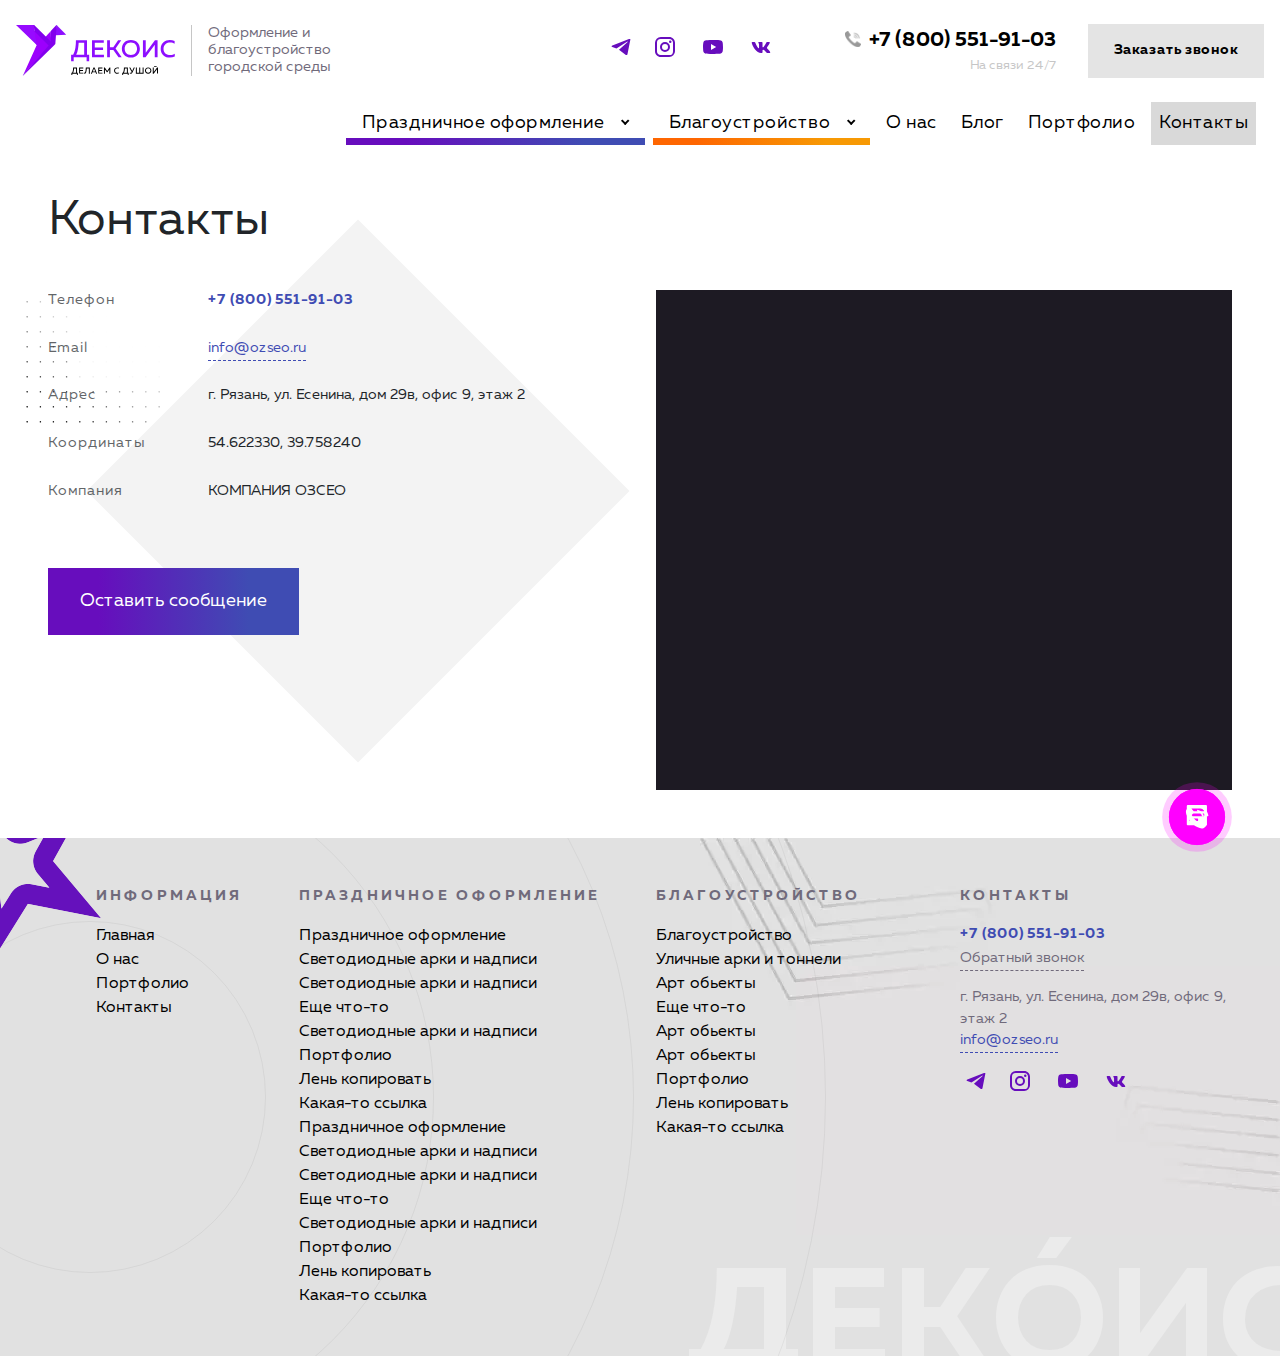
<file: contacts.html>
<!DOCTYPE html>
<html lang="en">
<head>
    <meta charset="UTF-8">
    <meta http-equiv="X-UA-Compatible" content="IE=edge">
    <meta name="viewport" content="width=device-width, initial-scale=1.0">
    <title>Ozseo.ru - definitely best site ever made</title>
    <link rel="shortcut icon" href="assets/img/elements/favicon.webp" type="image/webp">
    <link rel="stylesheet" href="assets/css/min/basic.css">
    <link rel="stylesheet" href="assets/css/min/contacts.css">
</head>
<body>
    
    <header class="header">
        <div class="container">
            <div class="column header__column easy-container">
                <div class="logo header__logo">
                    <a href="index.html" class="header__logo-link vl-r">
                        <img src="assets/img/logotype.svg" class="header__logo-img img" alt="Ozseo logotype">
                    </a>
                </div>
                <div class="header__des">
                    <div class="light-title">Оформление и благоустройство городской среды</div>
                </div>

                <div class="col social header__social">
                    <a href="#" class="social__element header__social-element">
                        <svg xmlns="http://www.w3.org/2000/svg" shape-rendering="geometricPrecision" image-rendering="optimizeQuality" viewBox="0 0 512 512" xmlns:v="https://vecta.io/nano"><path d="M456 95.4l-63.3 319s-8.8 22.1-33.2 11.5L212.9 313.7l179.3-161.4c10.3-9.6 3.9-15.4-8.1-8.1L158.3 287.6l-87.1-29.3s-13.7-4.9-15-15.5 15.5-16.4 15.5-16.4L426.8 87S456 74.2 456 95.4z"></path></svg>
                    </a>
                    <a href="#" class="social__element header__social-element">
                        <svg xmlns="http://www.w3.org/2000/svg"><path d="M7.8,2H16.2C19.4,2 22,4.6 22,7.8V16.2A5.8,5.8 0 0,1 16.2,22H7.8C4.6,22 2,19.4 2,16.2V7.8A5.8,5.8 0 0,1 7.8,2M7.6,4A3.6,3.6 0 0,0 4,7.6V16.4C4,18.39 5.61,20 7.6,20H16.4A3.6,3.6 0 0,0 20,16.4V7.6C20,5.61 18.39,4 16.4,4H7.6M17.25,5.5A1.25,1.25 0 0,1 18.5,6.75A1.25,1.25 0 0,1 17.25,8A1.25,1.25 0 0,1 16,6.75A1.25,1.25 0 0,1 17.25,5.5M12,7A5,5 0 0,1 17,12A5,5 0 0,1 12,17A5,5 0 0,1 7,12A5,5 0 0,1 12,7M12,9A3,3 0 0,0 9,12A3,3 0 0,0 12,15A3,3 0 0,0 15,12A3,3 0 0,0 12,9Z"></path></svg>
                    </a>
                    <a href="#" class="social__element header__social-element">
                        <svg xmlns="http://www.w3.org/2000/svg"><path d="M10 15l5.2-3L10 9v6m11.56-7.83c.13.47.22 1.1.28 1.9.07.8.1 1.5.1 2.1L22 12c0 2.2-.16 3.8-.44 4.83-.25.9-.83 1.48-1.73 1.73-.47.13-1.33.22-2.65.28-1.3.07-2.5.1-3.6.1L12 19c-4.2 0-6.8-.16-7.83-.44-.9-.25-1.48-.83-1.73-1.73-.13-.47-.22-1.1-.28-1.9-.07-.8-.1-1.5-.1-2.1L2 12c0-2.2.16-3.8.44-4.83.25-.9.83-1.48 1.73-1.73.47-.13 1.33-.22 2.65-.28 1.3-.07 2.5-.1 3.6-.1L12 5c4.2 0 6.8.16 7.83.44.9.25 1.48.83 1.73 1.73z"></path></svg>
                    </a>
                    <a href="#" class="social__element header__social-element">
                        <svg xmlns="http://www.w3.org/2000/svg"><path d="M20.8 7.74c.13-.42 0-.74-.62-.74h-2.02a.87.87 0 00-.88.57s-1.03 2.51-2.49 4.15c-.48.47-.69.62-.95.62-.13 0-.34-.15-.34-.58V7.74c0-.51-.12-.74-.55-.74H9.76c-.32 0-.51.24-.51.47 0 .48.75.6.8 1.97v2.98c0 .66-.12.78-.37.78-.68 0-2.36-2.53-3.35-5.41-.2-.56-.39-.79-.91-.79H3.39c-.57 0-.69.27-.69.57 0 .54.69 3.2 3.2 6.72C7.57 16.7 9.93 18 12.08 18c1.29 0 1.45-.29 1.45-.79v-1.82c0-.57.12-.69.53-.69.3 0 .81.15 2.01 1.3 1.38 1.38 1.6 2 2.38 2h2.02c.58 0 .87-.29.71-.86-.18-.57-.84-1.4-1.71-2.38-.47-.55-1.18-1.15-1.4-1.46-.3-.38-.21-.55 0-.9 0 0 2.47-3.47 2.73-4.66z"></path></svg>
                    </a>
                </div>

                <div class="phone header__phone">
                    <a href="tel:2555" class="tetriary-title header__phone-link">+7 (800) 551-91-03</a>
                    <span class="extra-light-title">На связи 24/7</span>
                </div>

                <div class="call-btn header__btn open-modal">Заказать звонок</div>
            </div>
        </div>
    </header>

    <nav class="menu">
        <div class="container">
            <div class="column menu__column easy-container">
                <ul class="menu__list column offer-link-title">
                    <li class="menu__item droped">
                        <a href="decoration.html" class="menu__link">Праздничное оформление</a>

                        <div class="dropdown__content">
                            <ul class="dropdown__list">
                                <li class="dropdown__item"><a href="decitem.html" class="dropdown__link">Светодиодные Арки и надписи</a></li>
                                <li class="dropdown__item"><a href="decitem.html" class="dropdown__link">Ёлки с готовым оформлением</a></li>
                                <li class="dropdown__item"><a href="decitem.html" class="dropdown__link">Украшения и игрушки для уличных елей</a></li>
                                <li class="dropdown__item"><a href="decitem.html" class="dropdown__link">Искусственные елки от 3 до 25 м</a></li>
                                <li class="dropdown__item"><a href="decitem.html" class="dropdown__link">Гирлянды для елей</a></li>
                                <li class="dropdown__item"><a href="decitem.html" class="dropdown__link">Световые уличные фигуры</a></li>
                                <li class="dropdown__item"><a href="decitem.html" class="dropdown__link">Световые консоли и светодиодные перетяжки</a></li>
                                <li class="dropdown__item"><a href="decitem.html" class="dropdown__link">Светодиодные фонтаны и деревья</a></li>
                                <li class="dropdown__item"><a href="decitem.html" class="dropdown__link">Гирлядны Звездное небо и световые потолки</a></li>
                                <li class="dropdown__item"><a href="decitem.html" class="dropdown__link">Светодиодные гирлянды для улицы</a></li>
                                <li class="dropdown__item"><a href="decitem.html" class="dropdown__link">Оформление города ко дню России</a></li>
                                <li class="dropdown__item"><a href="decitem.html" class="dropdown__link">Оформление ко дню города</a></li>
                                <li class="dropdown__item"><a href="decitem.html" class="dropdown__link">Оформление города к 9 мая</a></li>
                            </ul>
                        </div>
                    </li>
                    <li class="menu__item droped secondary-droped">
                        <a href="beautification.html" class="menu__link">Благоустройство</a>

                        <div class="dropdown__content">
                            <ul class="dropdown__list">
                                <li class="dropdown__item"><a href="beauitem.html" class="dropdown__link">Светодиоднаые арки и надписи</a></li>
                                <li class="dropdown__item"><a href="beauitem.html" class="dropdown__link">Ёлки с готовым оформлением</a></li>
                                <li class="dropdown__item"><a href="beauitem.html" class="dropdown__link">Украшения и игрушки для уличных елей</a></li>
                                <li class="dropdown__item"><a href="beauitem.html" class="dropdown__link">Искуственные елки от 3 до 25 м</a></li>
                                <li class="dropdown__item"><a href="beauitem.html" class="dropdown__link">Гирлянды для елей</a></li>
                                <li class="dropdown__item"><a href="beauitem.html" class="dropdown__link">Световые уличные фигуры</a></li>
                                <li class="dropdown__item"><a href="beauitem.html" class="dropdown__link">Световые консоли и светодиодные перетяжки</a></li>
                                <li class="dropdown__item"><a href="beauitem.html" class="dropdown__link">Светодиодные фонтаны и деревья</a></li>
                                <li class="dropdown__item"><a href="beauitem.html" class="dropdown__link">Гирлядны Звездное небо и световые потолки</a></li>
                                <li class="dropdown__item"><a href="beauitem.html" class="dropdown__link">Светодиодные гирлянды для улицы</a></li>
                                <li class="dropdown__item"><a href="beauitem.html" class="dropdown__link">Оформление города ко дню России</a></li>
                                <li class="dropdown__item"><a href="beauitem.html" class="dropdown__link">Оформление ко дню города</a></li>
                                <li class="dropdown__item"><a href="beauitem.html" class="dropdown__link">Оформление города к 9 мая</a></li>
                            </ul>
                        </div>
                    </li>
                    <li class="menu__item"><a href="about.html" class="menu__link">О нас</a></li>
                    <li class="menu__item"><a href="blog.html" class="menu__link">Блог</a></li>
                    <li class="menu__item"><a href="portfolio.html" class="menu__link">Портфолио</a></li>
                    <li class="menu__item"><a href="contacts.html" class="menu__link active">Контакты</a></li>
                </ul>
            </div>
        </div>
    </nav>

    <nav class="mobile-menu burger-menu">
        <ul class="mobile-menu__contacts">
            <li class="mobile-menu__contacts__item"><a href="tel:+7(800)551-91-03" class="mobile-menu__contacts__link phone-title">+7 (800) 551-91-03</a></li>
            <li class="mobile-menu__contacts__item"><a href="tel:+7(800)551-91-03" class="mobile-menu__contacts__link linked-title">Обратный звонок</a></li>
            <li class="mobile-menu__contacts__item">г. Рязань, ул. Есенина, дом 29в, офис 9, этаж 2</li>
            <li class="mobile-menu__contacts__item"><a href="mailto:info@decois.ru" class="mobile-menu__contacts__link linked-title">info@decois.ru</a></li>
        </ul>
        <ul class="mobile-menu__list">
            <li class="mobile-menu__item">
                <a href="#" class="mobile-menu__title menu-title">Праздничное оформление</a>

                <ul class="mobile-menu__list__list">
                    <li class="mobile-menu__list__item"><a href="#" class="mobile-menu__list__link">Светодиодное оформление</a></li>
                    <li class="mobile-menu__list__item"><a href="#" class="mobile-menu__list__link">Что-то еще</a></li>
                    <li class="mobile-menu__list__item"><a href="#" class="mobile-menu__list__link">Что-то еще</a></li>
                    <li class="mobile-menu__list__item"><a href="#" class="mobile-menu__list__link">Что-то еще</a></li>
                    <li class="mobile-menu__list__item"><a href="#" class="mobile-menu__list__link">Светодиодное оформление</a></li>
                    <li class="mobile-menu__list__item"><a href="#" class="mobile-menu__list__link">Светодиодное оформление</a></li>
                    <li class="mobile-menu__list__item"><a href="#" class="mobile-menu__list__link">Что-то еще</a></li>
                    <li class="mobile-menu__list__item"><a href="#" class="mobile-menu__list__link">Пример довольно длинного текста</a></li>
                    <li class="mobile-menu__list__item"><a href="#" class="mobile-menu__list__link">Светодиодное оформление</a></li>
                    <li class="mobile-menu__list__item"><a href="#" class="mobile-menu__list__link">Светодиодное оформление</a></li>
                </ul>
            </li>
            <li class="mobile-menu__item">
                <a href="#" class="mobile-menu__title menu-title">Благоустройство</a>

                <ul class="mobile-menu__list__list">
                    <li class="mobile-menu__list__item"><a href="#" class="mobile-menu__list__link">Светодиодное оформление</a></li>
                    <li class="mobile-menu__list__item"><a href="#" class="mobile-menu__list__link">Что-то еще</a></li>
                    <li class="mobile-menu__list__item"><a href="#" class="mobile-menu__list__link">Что-то еще</a></li>
                    <li class="mobile-menu__list__item"><a href="#" class="mobile-menu__list__link">Что-то еще</a></li>
                    <li class="mobile-menu__list__item"><a href="#" class="mobile-menu__list__link">Светодиодное оформление</a></li>
                    <li class="mobile-menu__list__item"><a href="#" class="mobile-menu__list__link">Светодиодное оформление</a></li>
                    <li class="mobile-menu__list__item"><a href="#" class="mobile-menu__list__link">Что-то еще</a></li>
                    <li class="mobile-menu__list__item"><a href="#" class="mobile-menu__list__link">Пример довольно длинного текста</a></li>
                    <li class="mobile-menu__list__item"><a href="#" class="mobile-menu__list__link">Светодиодное оформление</a></li>
                    <li class="mobile-menu__list__item"><a href="#" class="mobile-menu__list__link">Светодиодное оформление</a></li>
                </ul>
            </li>
            <li class="mobile-menu__item">
                <a href="about.html" class="mobile-menu__title menu-title">О нас</a>
            </li>
            <li class="mobile-menu__item">
                <a href="blog.html" class="mobile-menu__title menu-title">Блог</a>
            </li>
            <li class="mobile-menu__item">
                <a href="portfolio.html" class="mobile-menu__title menu-title">Портфолио</a>
            </li>
            <li class="mobile-menu__item">
                <a href="contacts.html" class="mobile-menu__title menu-title">Контакты</a>
            </li>
        </ul>
        <div class="col social mobile-menu__social">
            <a href="#" class="social__element mobile-menu__social-element">
                <svg xmlns="http://www.w3.org/2000/svg"><path d="M7.8,2H16.2C19.4,2 22,4.6 22,7.8V16.2A5.8,5.8 0 0,1 16.2,22H7.8C4.6,22 2,19.4 2,16.2V7.8A5.8,5.8 0 0,1 7.8,2M7.6,4A3.6,3.6 0 0,0 4,7.6V16.4C4,18.39 5.61,20 7.6,20H16.4A3.6,3.6 0 0,0 20,16.4V7.6C20,5.61 18.39,4 16.4,4H7.6M17.25,5.5A1.25,1.25 0 0,1 18.5,6.75A1.25,1.25 0 0,1 17.25,8A1.25,1.25 0 0,1 16,6.75A1.25,1.25 0 0,1 17.25,5.5M12,7A5,5 0 0,1 17,12A5,5 0 0,1 12,17A5,5 0 0,1 7,12A5,5 0 0,1 12,7M12,9A3,3 0 0,0 9,12A3,3 0 0,0 12,15A3,3 0 0,0 15,12A3,3 0 0,0 12,9Z"></path></svg>
            </a>
            <a href="#" class="social__element mobile-menu__social-element">
                <svg xmlns="http://www.w3.org/2000/svg"><path d="M10 15l5.2-3L10 9v6m11.56-7.83c.13.47.22 1.1.28 1.9.07.8.1 1.5.1 2.1L22 12c0 2.2-.16 3.8-.44 4.83-.25.9-.83 1.48-1.73 1.73-.47.13-1.33.22-2.65.28-1.3.07-2.5.1-3.6.1L12 19c-4.2 0-6.8-.16-7.83-.44-.9-.25-1.48-.83-1.73-1.73-.13-.47-.22-1.1-.28-1.9-.07-.8-.1-1.5-.1-2.1L2 12c0-2.2.16-3.8.44-4.83.25-.9.83-1.48 1.73-1.73.47-.13 1.33-.22 2.65-.28 1.3-.07 2.5-.1 3.6-.1L12 5c4.2 0 6.8.16 7.83.44.9.25 1.48.83 1.73 1.73z"></path></svg>
            </a>
            <a href="#" class="social__element mobile-menu__social-element">
                <svg xmlns="http://www.w3.org/2000/svg"><path d="M20.8 7.74c.13-.42 0-.74-.62-.74h-2.02a.87.87 0 00-.88.57s-1.03 2.51-2.49 4.15c-.48.47-.69.62-.95.62-.13 0-.34-.15-.34-.58V7.74c0-.51-.12-.74-.55-.74H9.76c-.32 0-.51.24-.51.47 0 .48.75.6.8 1.97v2.98c0 .66-.12.78-.37.78-.68 0-2.36-2.53-3.35-5.41-.2-.56-.39-.79-.91-.79H3.39c-.57 0-.69.27-.69.57 0 .54.69 3.2 3.2 6.72C7.57 16.7 9.93 18 12.08 18c1.29 0 1.45-.29 1.45-.79v-1.82c0-.57.12-.69.53-.69.3 0 .81.15 2.01 1.3 1.38 1.38 1.6 2 2.38 2h2.02c.58 0 .87-.29.71-.86-.18-.57-.84-1.4-1.71-2.38-.47-.55-1.18-1.15-1.4-1.46-.3-.38-.21-.55 0-.9 0 0 2.47-3.47 2.73-4.66z"></path></svg>
            </a>
        </div>
    </nav>

    <div class="burger">
        <div class="burger__open">
            <span></span>
            <span></span>
            <span></span>
        </div>
    </div>

    <div class="modal">
        <div class="modal__blur"></div>
        <div class="modal__bg close-modal"></div>
        <div class="modal__body">
            <div class="modal__popup">
                <div class="modal__btn close-modal">
                    <svg viewBox="0 0 32 32"><path d="M10,10 L22,22 M22,10 L10,22"></path></svg>
                </div>
                <div class="modal__head">
                    <p class="modal__title form-title">Заказать звонок</p>
                    <p class="modal__des des-title">Создаем индивидуальный проект под вас и показываем, как он будет выглядеть визуально</p>
                </div>
                
                <form action="#sfksf" class="modal__form check-form">
                    <div class="modal__item input__wrap">
                        <input type="text" class="input modal__input" placeholder=" ">
                        <label class="input-holder modal__input-holder">Имя</label>
                    </div>
                    <div class="modal__item input__wrap">
                        <input type="tel" class="check-input input modal__input tel" placeholder=" ">
                        <label class="input-holder modal__input-holder">Телефон</label>
                        <span class="check-error modal__error">Пожалуйста, заполните поле.</span>
                    </div>
                    <div class="modal__item input__wrap">
                        <textarea class="input modal__input" placeholder=" "></textarea>
                        <label class="input-holder modal__input-holder">Комментарий</label>
                    </div>
                    <button class="check-btn modal__submit primary-btn filled"><span>Перезвоните мне</span></button>

                    <div class="modal__agreement">
                        <input type="checkbox" id="checker" class="modal__checkbox" name="checker" checked>
                        <label for="checker" class="modal__agreement-text">
                            Я даю свое согласие на обработку персональных данных и соглашаюсь с 
                            <a href="#" class="linked-title">политикой конфиденциальности</a>
                        </label>
                    </div>
                </form>
            </div>
        </div>
    </div>

    <div class="modal modal-2">
        <div class="modal__blur"></div>
        <div class="modal__bg close-modal-2"></div>

        <div class="modal__body">
            <div class="modal__popup">
                <div class="modal__btn close-modal-2">
                    <svg viewBox="0 0 32 32"><path d="M10,10 L22,22 M22,10 L10,22"></path></svg>
                </div>
                <div class="modal__head">
                    <p class="modal__title form-title">Получить каталог</p>
                    <p class="modal__des des-title">Создаем индивидуальный проект под вас и показываем, как он будет выглядеть визуально</p>
                </div>
                
                <form action="#sfksf" class="modal__form check-form2">
                    <div class="modal__item input__wrap">
                        <input type="text" class="input modal__input" placeholder=" ">
                        <label class="input-holder modal__input-holder">Имя</label>
                    </div>
                    <div class="modal__item input__wrap">
                        <input type="email" class="check-input2 input modal__input" placeholder=" ">
                        <label class="input-holder modal__input-holder">E-mail</label>
                        <span class="check-error2 modal__error">Пожалуйста, заполните поле.</span>
                    </div>
                    <div class="modal__item input__wrap">
                        <textarea class="input modal__input" placeholder=" "></textarea>
                        <label class="input-holder modal__input-holder">Комментарий</label>
                    </div>
                    <button class="check-btn2 modal__submit primary-btn filled"><span>Перезвоните мне</span></button>

                    <div class="modal__agreement">
                        <input type="checkbox" id="checker2" class="modal__checkbox" name="checker2" checked>
                        <label for="checker2" class="modal__agreement-text">
                            Я даю свое согласие на обработку персональных данных и соглашаюсь с 
                            <a href="#" class="linked-title">политикой конфиденциальности</a>
                        </label>
                    </div>
                </form>
            </div>
        </div>
    </div>

    <div class="widget">
        <div class="widget__bg close-widget"></div>
        <div class="widget__icons">
            <div class="widget__icon open-modal close-widget" style="background-image: url('data:image/svg+xml;charset=US-ASCII,%3Csvg%20xmlns%3D%22http%3A//www.w3.org/2000/svg%22%20width%3D%2229%22%20height%3D%2230%22%20viewBox%3D%220%200%2029%2030%22%3E%3Cpath%20fill%3D%22%23ffffff%22%20fill-rule%3D%22evenodd%22%20d%3D%22M21.872%2019.905c-.947-.968-2.13-.968-3.072%200-.718.737-1.256.974-1.962%201.723-.193.206-.356.25-.59.112-.466-.262-.96-.474-1.408-.76-2.082-1.356-3.827-3.098-5.372-5.058-.767-.974-1.45-2.017-1.926-3.19-.096-.238-.078-.394.11-.587.717-.718.96-.98%201.665-1.717.984-1.024.984-2.223-.006-3.253-.56-.586-1.103-1.397-1.56-2.034-.458-.636-.817-1.392-1.403-1.985C5.4%202.2%204.217%202.2%203.275%203.16%202.55%203.9%201.855%204.654%201.12%205.378.438%206.045.093%206.863.02%207.817c-.114%201.556.255%203.023.774%204.453%201.062%202.96%202.68%205.587%204.642%207.997%202.65%203.26%205.813%205.837%209.513%207.698%201.665.836%203.39%201.48%205.268%201.585%201.292.075%202.415-.262%203.314-1.304.616-.712%201.31-1.36%201.962-2.042.966-1.01.972-2.235.012-3.234-1.147-1.192-2.48-1.88-3.634-3.065zm-.49-5.36l.268-.047c.583-.103.953-.707.79-1.295-.465-1.676-1.332-3.193-2.537-4.445-1.288-1.33-2.857-2.254-4.59-2.708-.574-.15-1.148.248-1.23.855l-.038.28c-.07.522.253%201.01.747%201.142%201.326.355%202.53%201.064%203.517%202.086.926.958%201.59%202.125%201.952%203.412.14.5.624.807%201.12.72zm2.56-9.85C21.618%202.292%2018.74.69%2015.56.02c-.56-.117-1.1.283-1.178.868l-.038.28c-.073.537.272%201.04.786%201.15%202.74.584%205.218%201.968%207.217%204.03%201.885%201.95%203.19%204.36%203.803%207.012.122.53.617.873%201.136.78l.265-.046c.57-.1.934-.678.8-1.26-.71-3.08-2.223-5.873-4.41-8.14z%22/%3E%3C/svg%3E');">
                <span class="widget__icon-alt">Обратный звонок</span>
            </div>
            <div class="widget__icon open-modal-2 close-widget" style="background-image: url('data:image/svg+xml;charset=US-ASCII,%3Csvg%20xmlns%3D%22http%3A//www.w3.org/2000/svg%22%20width%3D%2224%22%20height%3D%2224%22%20viewBox%3D%220%200%2024%2024%22%3E%3Cpath%20fill%3D%22%23ffffff%22%20fill-rule%3D%22evenodd%22%20d%3D%22M22.407%200h-21.1C.586%200%200%20.586%200%201.306v21.1c0%20.72.586%201.306%201.306%201.306h21.1c.72%200%201.306-.586%201.306-1.305V1.297C23.702.587%2023.117%200%2022.407%200zm-9.094%2018.046c0%20.41-.338.737-.738.737H3.9c-.41%200-.738-.337-.738-.737v-1.634c0-.408.337-.737.737-.737h8.675c.41%200%20.738.337.738.737v1.634zm7.246-5.79c0%20.408-.338.737-.738.737H3.89c-.41%200-.737-.338-.737-.737v-1.634c0-.41.337-.737.737-.737h15.923c.41%200%20.738.337.738.737v1.634h.01zm0-5.8c0%20.41-.338.738-.738.738H3.89c-.41%200-.737-.338-.737-.738V4.822c0-.408.337-.737.737-.737h15.923c.41%200%20.738.338.738.737v1.634h.01z%22/%3E%3C/svg%3E');">
                <span class="widget__icon-alt">Оставить заявку</span>
            </div>
        </div>
        <div class="widget-btn open-widget">
            <div class="widget__pulse"></div>
            <div class="widget__item">
                <svg class="b24-crm-button-icon" xmlns="http://www.w3.org/2000/svg" width="28" height="28" viewBox="0 0 28 30">
                    <path class="b24-crm-button-call-icon" fill="#ffffff" fill-rule="evenodd" d="M940.872414,978.904882 C939.924716,977.937215 938.741602,977.937215 937.79994,978.904882 C937.08162,979.641558 936.54439,979.878792 935.838143,980.627954 C935.644982,980.833973 935.482002,980.877674 935.246586,980.740328 C934.781791,980.478121 934.286815,980.265859 933.840129,979.97868 C931.757607,978.623946 930.013117,976.882145 928.467826,974.921839 C927.701216,973.947929 927.019115,972.905345 926.542247,971.731659 C926.445666,971.494424 926.463775,971.338349 926.6509,971.144815 C927.36922,970.426869 927.610672,970.164662 928.316918,969.427987 C929.300835,968.404132 929.300835,967.205474 928.310882,966.175376 C927.749506,965.588533 927.206723,964.77769 926.749111,964.14109 C926.29156,963.50449 925.932581,962.747962 925.347061,962.154875 C924.399362,961.199694 923.216248,961.199694 922.274586,962.161118 C921.55023,962.897794 920.856056,963.653199 920.119628,964.377388 C919.437527,965.045391 919.093458,965.863226 919.021022,966.818407 C918.906333,968.372917 919.274547,969.840026 919.793668,971.269676 C920.856056,974.228864 922.473784,976.857173 924.43558,979.266977 C927.085514,982.52583 930.248533,985.104195 933.948783,986.964613 C935.6148,987.801177 937.341181,988.444207 939.218469,988.550339 C940.510236,988.625255 941.632988,988.288132 942.532396,987.245549 C943.148098,986.533845 943.842272,985.884572 944.494192,985.204083 C945.459999,984.192715 945.466036,982.969084 944.506265,981.970202 C943.359368,980.777786 942.025347,980.091055 940.872414,978.904882 Z M940.382358,973.54478 L940.649524,973.497583 C941.23257,973.394635 941.603198,972.790811 941.439977,972.202844 C940.97488,970.527406 940.107887,969.010104 938.90256,967.758442 C937.61538,966.427182 936.045641,965.504215 934.314009,965.050223 C933.739293,964.899516 933.16512,965.298008 933.082785,965.905204 L933.044877,966.18514 C932.974072,966.707431 933.297859,967.194823 933.791507,967.32705 C935.117621,967.682278 936.321439,968.391422 937.308977,969.412841 C938.23579,970.371393 938.90093,971.53815 939.261598,972.824711 C939.401641,973.324464 939.886476,973.632369 940.382358,973.54478 Z M942.940854,963.694228 C940.618932,961.29279 937.740886,959.69052 934.559939,959.020645 C934.000194,958.902777 933.461152,959.302642 933.381836,959.8878 L933.343988,960.167112 C933.271069,960.705385 933.615682,961.208072 934.130397,961.317762 C936.868581,961.901546 939.347628,963.286122 941.347272,965.348626 C943.231864,967.297758 944.53673,969.7065 945.149595,972.360343 C945.27189,972.889813 945.766987,973.232554 946.285807,973.140969 L946.55074,973.094209 C947.119782,972.993697 947.484193,972.415781 947.350127,971.835056 C946.638568,968.753629 945.126778,965.960567 942.940854,963.694228 Z" transform="translate(-919 -959)"></path>
                </svg>
            </div>
            <div class="widget__item">
                <svg class="b24-crm-button-icon" xmlns="http://www.w3.org/2000/svg" width="28" height="28" viewBox="0 0 24 28">
                    <path class="b24-crm-button-webform-icon" fill=" #ffffff" fill-rule="evenodd" d="M815.406703,961 L794.305503,961 C793.586144,961 793,961.586144 793,962.305503 L793,983.406703 C793,984.126062 793.586144,984.712206 794.305503,984.712206 L815.406703,984.712206 C816.126062,984.712206 816.712206,984.126062 816.712206,983.406703 L816.712206,962.296623 C816.703325,961.586144 816.117181,961 815.406703,961 L815.406703,961 Z M806.312583,979.046143 C806.312583,979.454668 805.975106,979.783264 805.575462,979.783264 L796.898748,979.783264 C796.490224,979.783264 796.161627,979.445787 796.161627,979.046143 L796.161627,977.412044 C796.161627,977.003519 796.499105,976.674923 796.898748,976.674923 L805.575462,976.674923 C805.983987,976.674923 806.312583,977.0124 806.312583,977.412044 L806.312583,979.046143 L806.312583,979.046143 Z M813.55946,973.255747 C813.55946,973.664272 813.221982,973.992868 812.822339,973.992868 L796.889868,973.992868 C796.481343,973.992868 796.152746,973.655391 796.152746,973.255747 L796.152746,971.621647 C796.152746,971.213122 796.490224,970.884526 796.889868,970.884526 L812.813458,970.884526 C813.221982,970.884526 813.550579,971.222003 813.550579,971.621647 L813.550579,973.255747 L813.55946,973.255747 Z M813.55946,967.45647 C813.55946,967.864994 813.221982,968.193591 812.822339,968.193591 L796.889868,968.193591 C796.481343,968.193591 796.152746,967.856114 796.152746,967.45647 L796.152746,965.82237 C796.152746,965.413845 796.490224,965.085249 796.889868,965.085249 L812.813458,965.085249 C813.221982,965.085249 813.550579,965.422726 813.550579,965.82237 L813.550579,967.45647 L813.55946,967.45647 Z" transform="translate(-793 -961)"></path>
                </svg>
            </div>
            <div class="widget__item">
                <svg class="b24-widget-button-icon b24-widget-button-close-item" xmlns="http://www.w3.org/2000/svg" width="29" height="29" viewBox="0 0 29 29"><path fill="#FFF" fill-rule="evenodd" d="M18.866 14.45l9.58-9.582L24.03.448l-9.587 9.58L4.873.447.455 4.866l9.575 9.587-9.583 9.57 4.418 4.42 9.58-9.577 9.58 9.58 4.42-4.42"></path></svg>
            </div>
        </div>
    </div>

    <section class="contacts-block bluvet container">
        <div class="container-fluid">
            <div class="contacts-block__head">
                <h1 class="contacts-block__title">Контакты</h1>
            </div>
            <div class="row">
                <div class="col-sl">
                    <div class="contacts-block__info">
                        <span class="contacts-block__item ">Телефон</span>

                        <a href="#" class="linked-title footer__phone">+7 (800) 551-91-03</a>
                    </div>
                    <div class="contacts-block__info">
                        <span class="contacts-block__item">Email</span>

                        <a href="#" class="linked-title contacts-block__mail footer__mail">info@ozseo.ru</a>
                    </div>
                    <div class="contacts-block__info">
                        <span class="contacts-block__item">Адрес</span>

                        <a href="#" class="contacts-block__plain">г. Рязань, ул. Есенина, дом 29в, офис 9, этаж 2</a>
                    </div>
                    <div class="contacts-block__info">
                        <span class="contacts-block__item">Координаты</span>

                        <a href="#" class="contacts-block__plain">54.622330, 39.758240</a>
                    </div>
                    <div class="contacts-block__info">
                        <span class="contacts-block__item">Компания</span>

                        <a href="#" class="contacts-block__plain">КОМПАНИЯ ОЗСЕО</a>
                    </div>
                    
                    <div class="contacts-block__btn-wrap">
                        <a href="#" class="btn primary-btn filled pm contacts-block__btn"><span>Оставить сообщение</span></a>
                    </div>
                </div>
                <div class="col-sl">
                    <div class="contacts-block__map">
                        <iframe class="contacts-block__frame" width="100%" height="100%" frameborder="0" scrolling="no" marginheight="0" marginwidth="0" src="https://maps.google.com/maps?width=100%25&amp;height=600&amp;hl=ru&amp;q=54.622330,%2039.758240&amp;t=&amp;z=14&amp;ie=UTF8&amp;iwloc=B&amp;output=embed"></iframe>
                    </div>
                </div>
            </div>
        </div>
    </section>


    <footer class="footer">
        <div class="img-wrap">
            <div class="round__wrap">
                <span class="round"></span>
                <span class="round"></span>
                <span class="round"></span>
                <span class="round"></span>

                <span class="textbg footer__bg">Декóис</span>
            </div>
            <img src="assets/img/elements/xlines1.webp" alt="arrows" class="img footer__arrows">
            <img src="assets/img/elements/star1.webp" alt="star" class="img footer__star">
        </div>
        
        <div class="container-fluid">
            <div class="row">
                <div class="col col-xl-2 footer__main">
                    <div class="footer__head footer-auto">Информация</div>
                    <ul class="footer__menu">
                        <li class="footer__item"><a href="index.html" class="footer__link">Главная</a></li>
                        <li class="footer__item"><a href="about.html" class="footer__link">О нас</a></li>
                        <li class="footer__item"><a href="portfolio.html" class="footer__link">Портфолио</a></li>
                        <li class="footer__item"><a href="contacts.html" class="footer__link">Контакты</a></li>
                    </ul>
                </div>
                <div class="col col-xl-4 footer__main">
                    <div class="footer__head footer-auto">Праздничное оформление</div>
                    <ul class="footer__menu">
                        <li class="footer__item"><a href="#" class="footer__link">Праздничное оформление</a></li>
                        <li class="footer__item"><a href="#" class="footer__link">Светодиодные арки и надписи</a></li>
                        <li class="footer__item"><a href="#" class="footer__link">Светодиодные арки и надписи</a></li>
                        <li class="footer__item"><a href="#" class="footer__link">Еще что-то</a></li>
                        <li class="footer__item"><a href="#" class="footer__link">Светодиодные арки и надписи</a></li>
                        <li class="footer__item"><a href="#" class="footer__link">Портфолио</a></li>
                        <li class="footer__item"><a href="#" class="footer__link">Лень копировать</a></li>
                        <li class="footer__item"><a href="#" class="footer__link">Какая-то ссылка</a></li>
                        <li class="footer__item"><a href="#" class="footer__link">Праздничное оформление</a></li>
                        <li class="footer__item"><a href="#" class="footer__link">Светодиодные арки и надписи</a></li>
                        <li class="footer__item"><a href="#" class="footer__link">Светодиодные арки и надписи</a></li>
                        <li class="footer__item"><a href="#" class="footer__link">Еще что-то</a></li>
                        <li class="footer__item"><a href="#" class="footer__link">Светодиодные арки и надписи</a></li>
                        <li class="footer__item"><a href="#" class="footer__link">Портфолио</a></li>
                        <li class="footer__item"><a href="#" class="footer__link">Лень копировать</a></li>
                        <li class="footer__item"><a href="#" class="footer__link">Какая-то ссылка</a></li>
                    </ul>
                </div>
                <div class="col col-xl-3">
                    <div class="footer__head footer-auto">Благоустройство</div>
                    <ul class="footer__menu">
                        <li class="footer__item"><a href="#" class="footer__link">Благоустройство</a></li>
                        <li class="footer__item"><a href="#" class="footer__link">Уличные арки и тоннели</a></li>
                        <li class="footer__item"><a href="#" class="footer__link">Арт обьекты</a></li>
                        <li class="footer__item"><a href="#" class="footer__link">Еще что-то</a></li>
                        <li class="footer__item"><a href="#" class="footer__link">Арт обьекты</a></li>
                        <li class="footer__item"><a href="#" class="footer__link">Арт обьекты</a></li>
                        <li class="footer__item"><a href="#" class="footer__link">Портфолио</a></li>
                        <li class="footer__item"><a href="#" class="footer__link">Лень копировать</a></li>
                        <li class="footer__item"><a href="#" class="footer__link">Какая-то ссылка</a></li>
                    </ul>
                </div>
                <div class="col col-xl-3">
                    <div class="footer__head footer-auto">Контакты</div>
                    <ul class="footer__contacts">
                        <li class="footer__contacnts-item linked-title footer__phone"><a href="#" class="footer__contacts-link">+7 (800) 551-91-03</a></li>
                        <li class="footer__contacnts-item footer__callback"><a href="#" class="footer__contacts-link">Обратный звонок</a></li>
                        <li class="footer__contacnts-item footer__gray"><a href="#" class="footer__contacts-link">г. Рязань, ул. Есенина, дом 29в, офис 9, этаж 2</a></li>
                        <li class="footer__contacnts-item footer__mail"><a href="#" class="footer__contacts-link">info@ozseo.ru</a></li>
                    </ul>
                    <div class="social footer__social">
                        <a href="#" class="social__element footer__social-element">
                            <svg xmlns="http://www.w3.org/2000/svg" shape-rendering="geometricPrecision" image-rendering="optimizeQuality" viewBox="0 0 512 512" xmlns:v="https://vecta.io/nano"><path d="M456 95.4l-63.3 319s-8.8 22.1-33.2 11.5L212.9 313.7l179.3-161.4c10.3-9.6 3.9-15.4-8.1-8.1L158.3 287.6l-87.1-29.3s-13.7-4.9-15-15.5 15.5-16.4 15.5-16.4L426.8 87S456 74.2 456 95.4z"></path></svg>
                        </a>
                        <a href="#" class="social__element footer__social-element">
                            <svg xmlns="http://www.w3.org/2000/svg"><path d="M7.8,2H16.2C19.4,2 22,4.6 22,7.8V16.2A5.8,5.8 0 0,1 16.2,22H7.8C4.6,22 2,19.4 2,16.2V7.8A5.8,5.8 0 0,1 7.8,2M7.6,4A3.6,3.6 0 0,0 4,7.6V16.4C4,18.39 5.61,20 7.6,20H16.4A3.6,3.6 0 0,0 20,16.4V7.6C20,5.61 18.39,4 16.4,4H7.6M17.25,5.5A1.25,1.25 0 0,1 18.5,6.75A1.25,1.25 0 0,1 17.25,8A1.25,1.25 0 0,1 16,6.75A1.25,1.25 0 0,1 17.25,5.5M12,7A5,5 0 0,1 17,12A5,5 0 0,1 12,17A5,5 0 0,1 7,12A5,5 0 0,1 12,7M12,9A3,3 0 0,0 9,12A3,3 0 0,0 12,15A3,3 0 0,0 15,12A3,3 0 0,0 12,9Z"></path></svg>
                        </a>
                        <a href="#" class="social__element footer__social-element">
                            <svg xmlns="http://www.w3.org/2000/svg"><path d="M10 15l5.2-3L10 9v6m11.56-7.83c.13.47.22 1.1.28 1.9.07.8.1 1.5.1 2.1L22 12c0 2.2-.16 3.8-.44 4.83-.25.9-.83 1.48-1.73 1.73-.47.13-1.33.22-2.65.28-1.3.07-2.5.1-3.6.1L12 19c-4.2 0-6.8-.16-7.83-.44-.9-.25-1.48-.83-1.73-1.73-.13-.47-.22-1.1-.28-1.9-.07-.8-.1-1.5-.1-2.1L2 12c0-2.2.16-3.8.44-4.83.25-.9.83-1.48 1.73-1.73.47-.13 1.33-.22 2.65-.28 1.3-.07 2.5-.1 3.6-.1L12 5c4.2 0 6.8.16 7.83.44.9.25 1.48.83 1.73 1.73z"></path></svg>
                        </a>
                        <a href="#" class="social__element footer__social-element">
                            <svg xmlns="http://www.w3.org/2000/svg"><path d="M20.8 7.74c.13-.42 0-.74-.62-.74h-2.02a.87.87 0 00-.88.57s-1.03 2.51-2.49 4.15c-.48.47-.69.62-.95.62-.13 0-.34-.15-.34-.58V7.74c0-.51-.12-.74-.55-.74H9.76c-.32 0-.51.24-.51.47 0 .48.75.6.8 1.97v2.98c0 .66-.12.78-.37.78-.68 0-2.36-2.53-3.35-5.41-.2-.56-.39-.79-.91-.79H3.39c-.57 0-.69.27-.69.57 0 .54.69 3.2 3.2 6.72C7.57 16.7 9.93 18 12.08 18c1.29 0 1.45-.29 1.45-.79v-1.82c0-.57.12-.69.53-.69.3 0 .81.15 2.01 1.3 1.38 1.38 1.6 2 2.38 2h2.02c.58 0 .87-.29.71-.86-.18-.57-.84-1.4-1.71-2.38-.47-.55-1.18-1.15-1.4-1.46-.3-.38-.21-.55 0-.9 0 0 2.47-3.47 2.73-4.66z"></path></svg>
                        </a>
                    </div>
                </div>

            </div>
        </div>
    </footer>

    <script src="assets/js/min/inputmask.min.js"></script>
    <script src="assets/js/min/burger.min.js"></script>
    <script src="assets/js/min/modals.min.js"></script>
    <script src="assets/js/min/widget.min.js"></script>
</body>
</html>
</file>
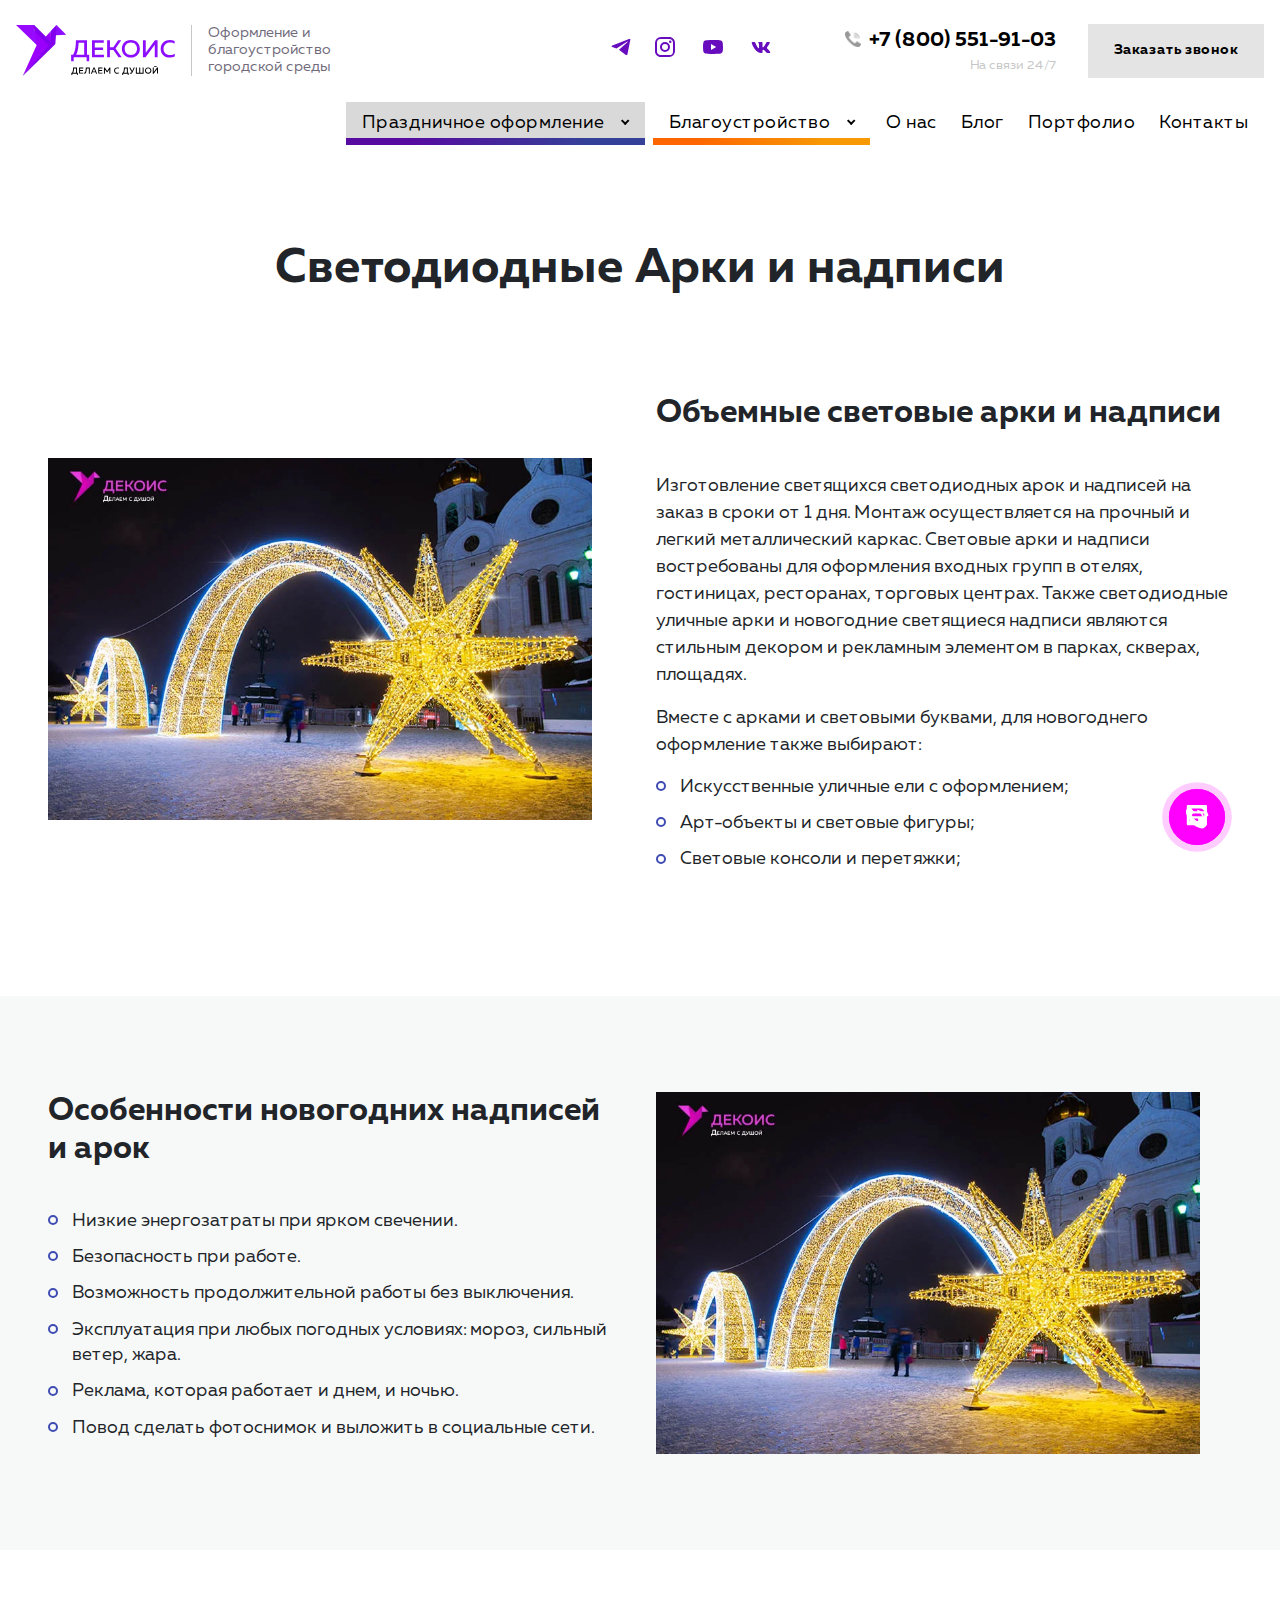
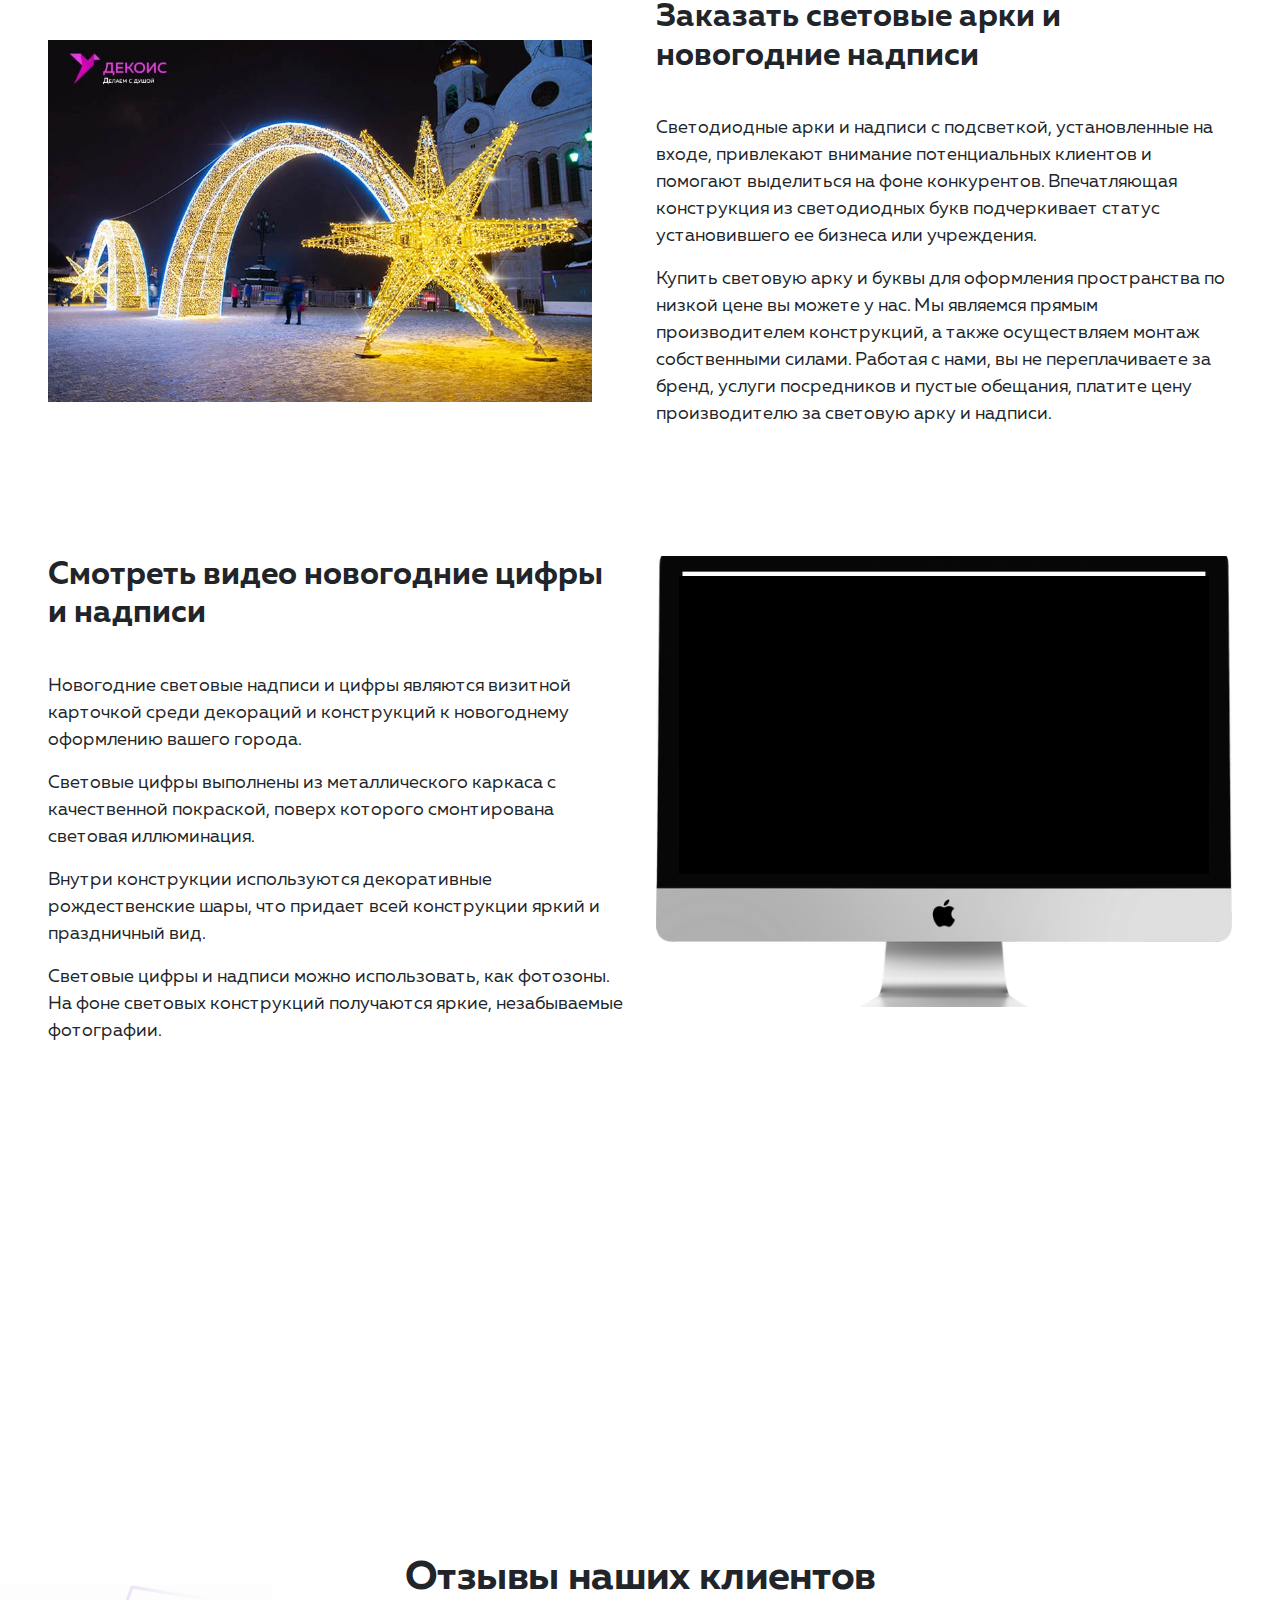
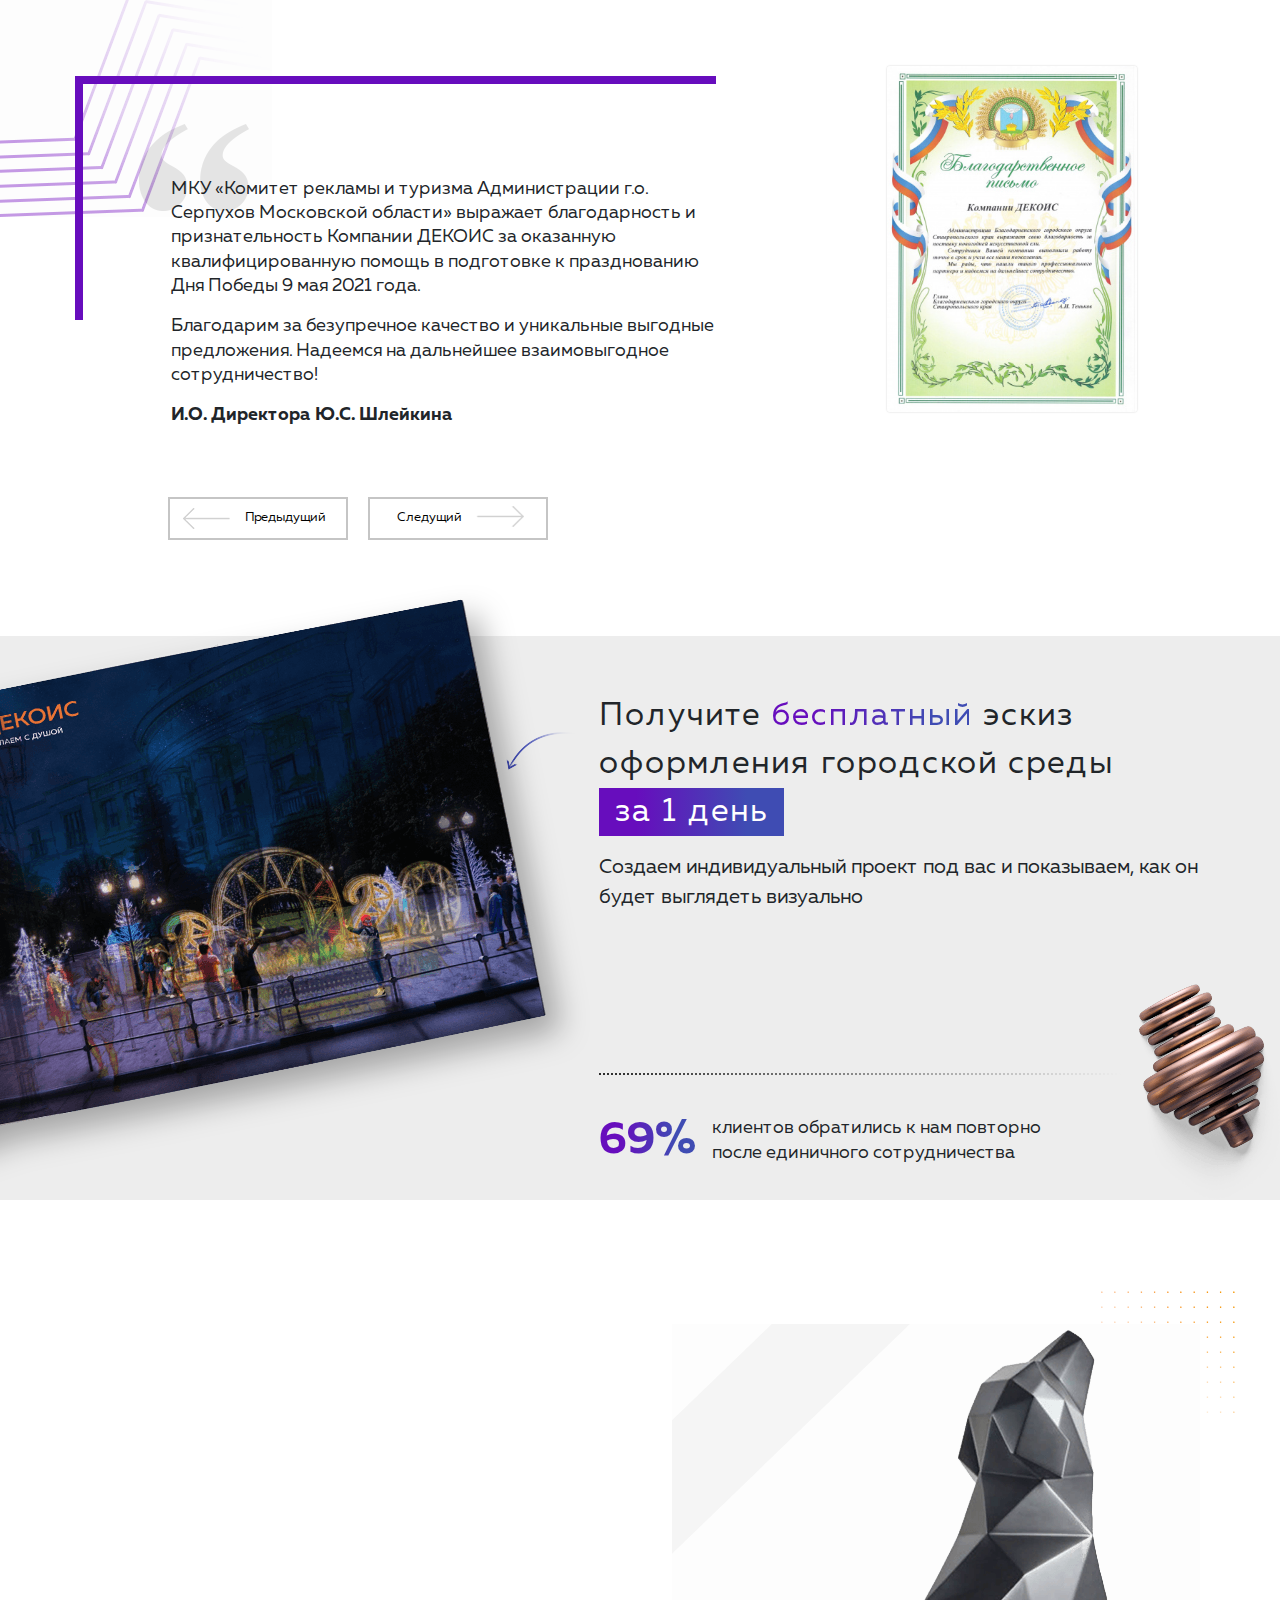
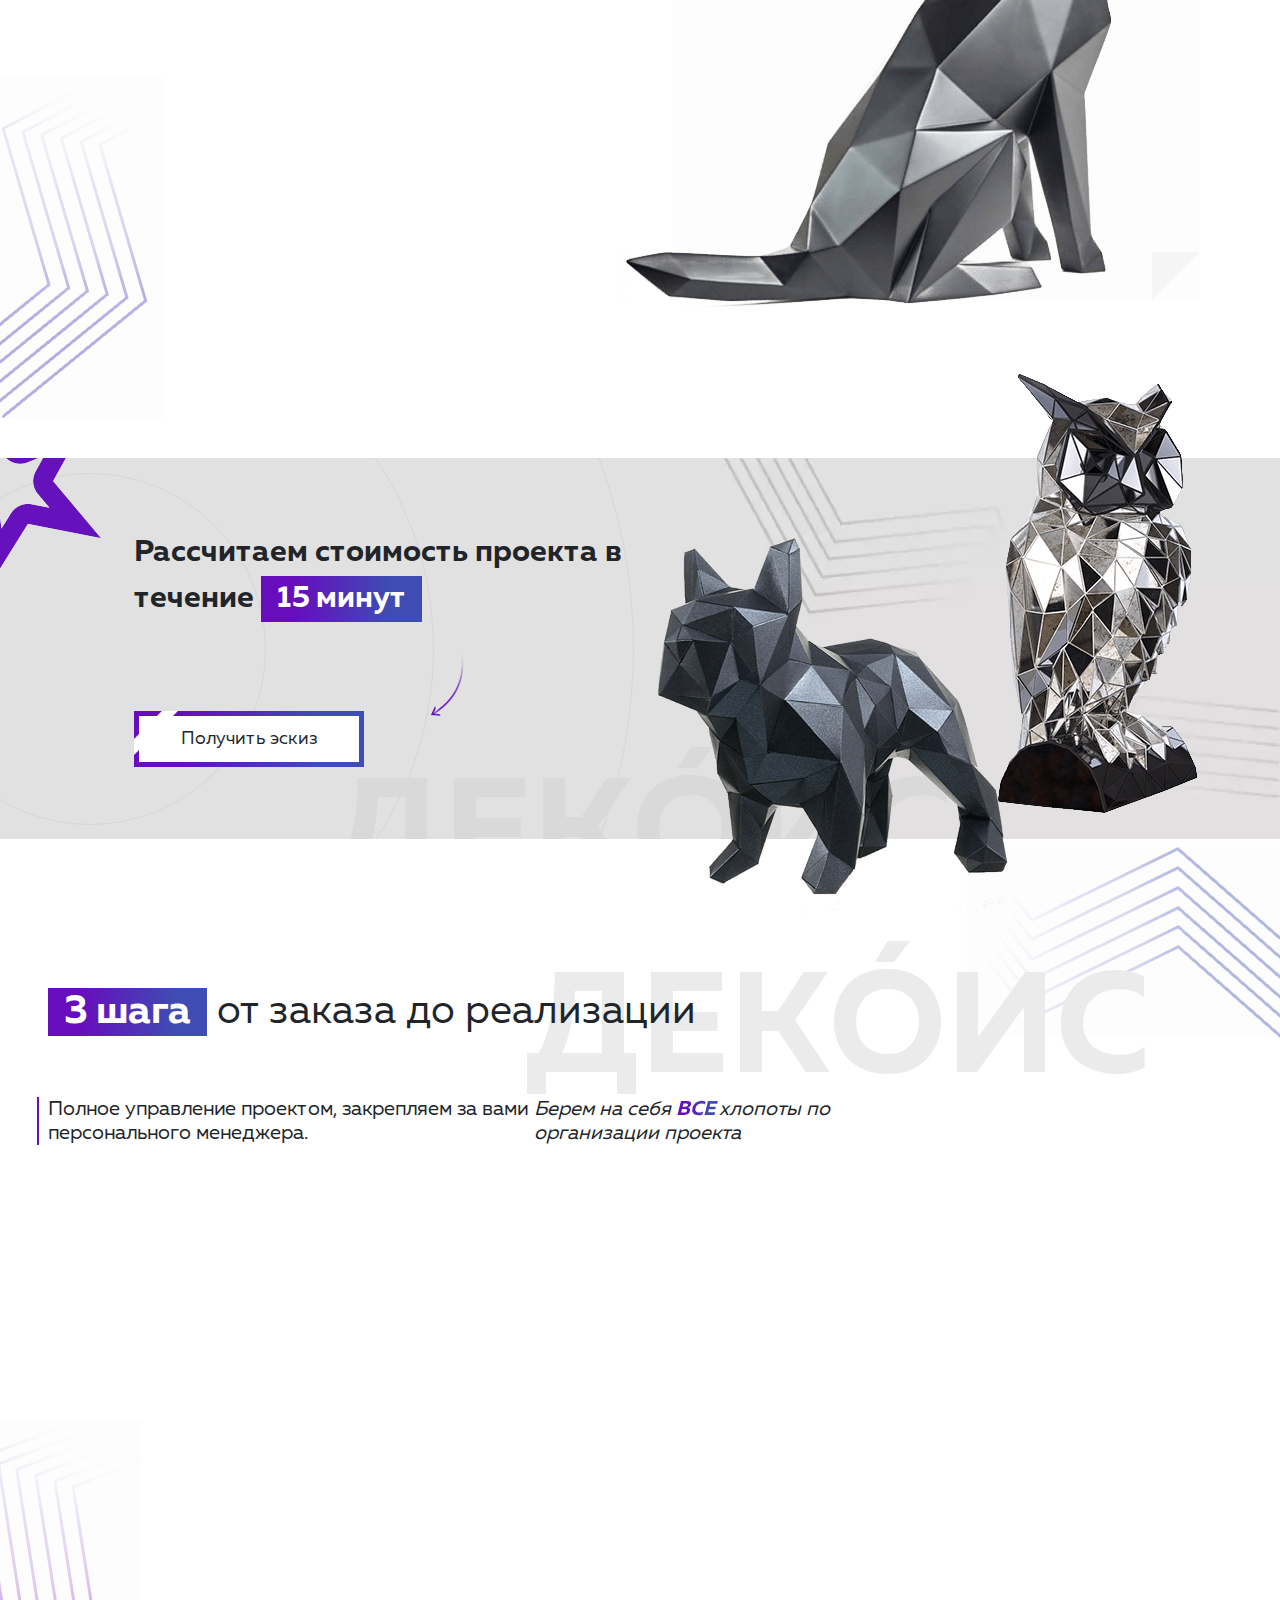
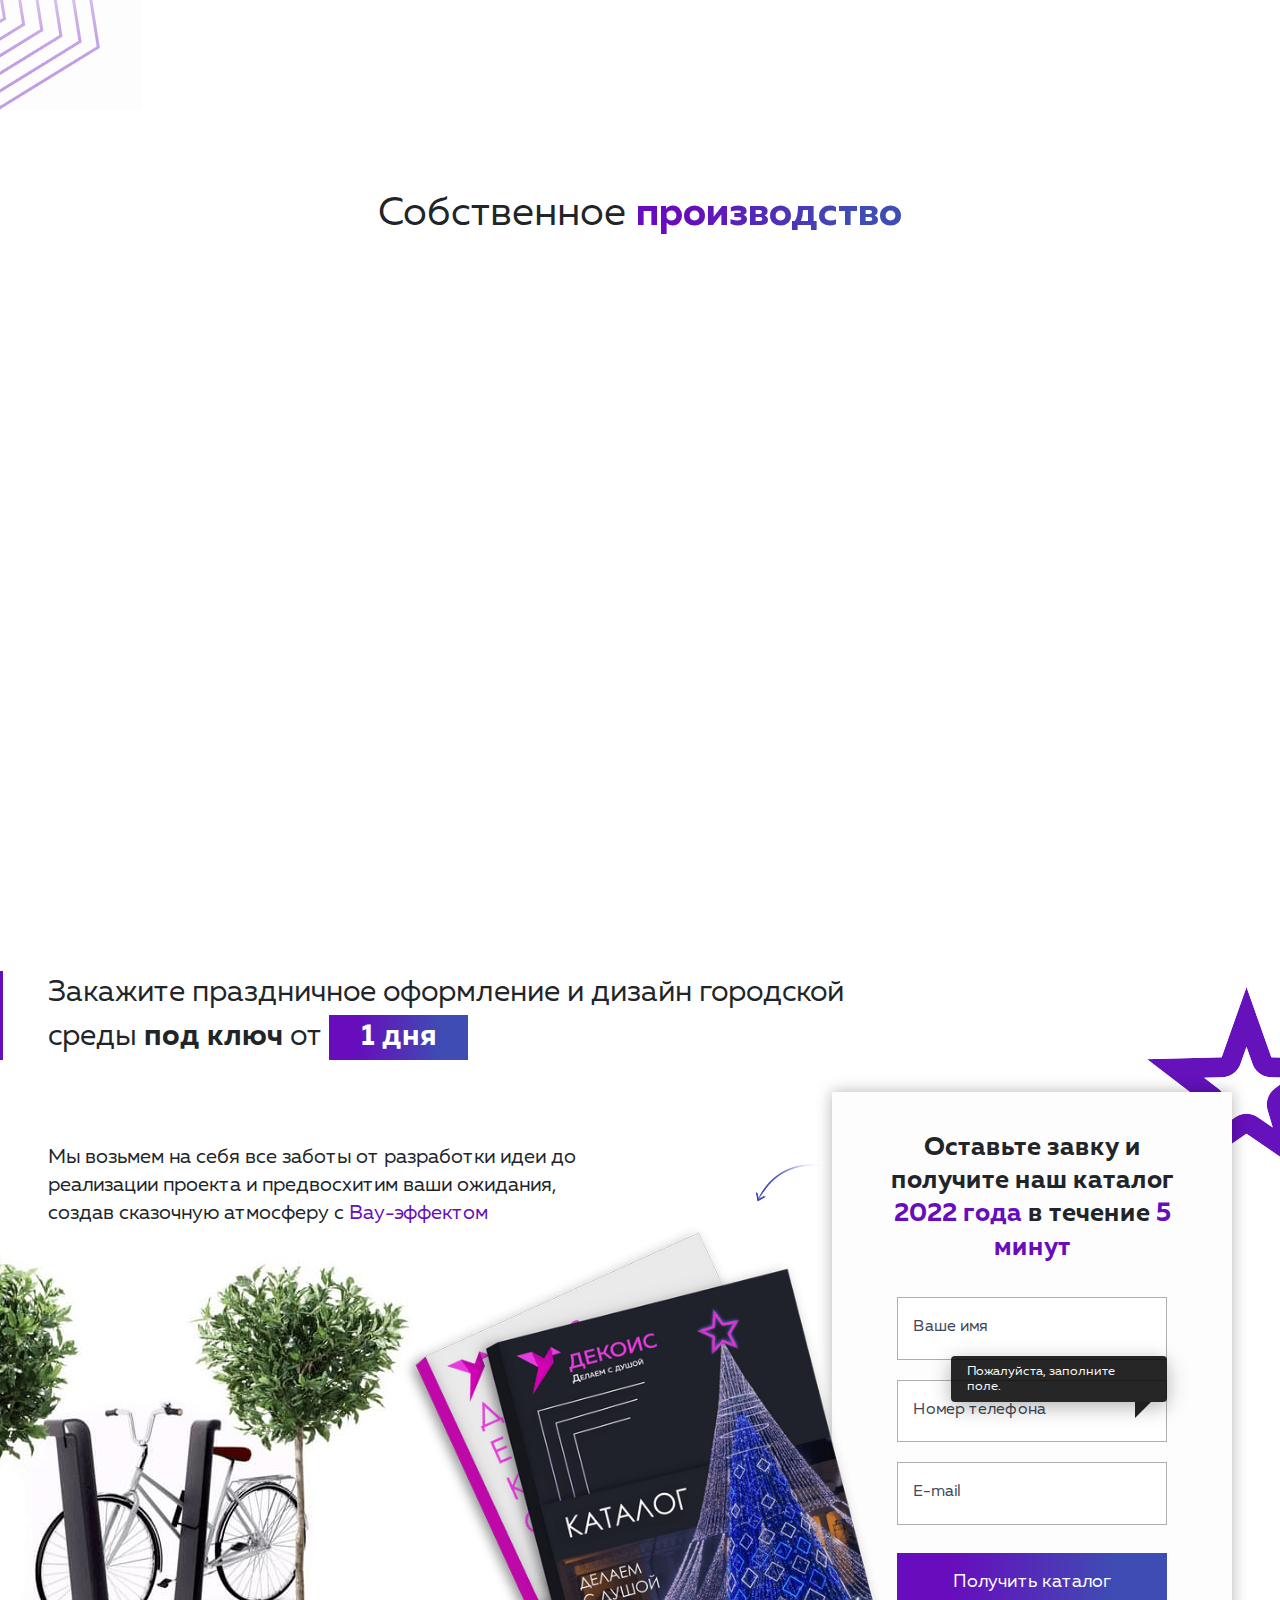
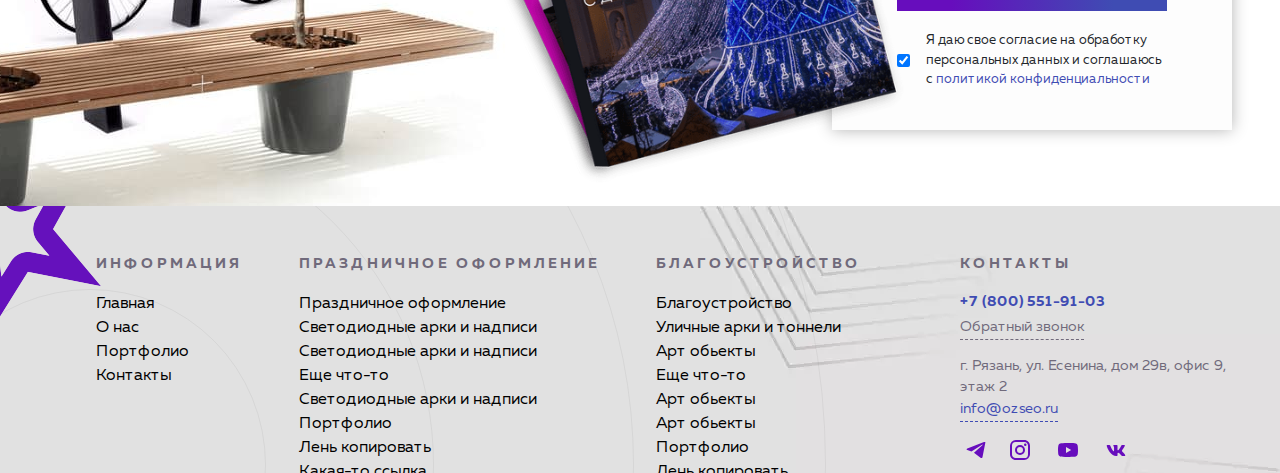
<file: decitem.html>
<!DOCTYPE html>
<html lang="en">
<head>
    <meta charset="UTF-8">
    <meta http-equiv="X-UA-Compatible" content="IE=edge">
    <meta name="viewport" content="width=device-width, initial-scale=1.0">
    <title>Ozseo.ru - definitely best site ever made</title>
    <link rel="shortcut icon" href="assets/img/elements/favicon.webp" type="image/webp">
    <link rel="stylesheet" href="assets/css/min/basic.css">
    <link rel="stylesheet" href="assets/css/min/decitem.css">
</head>
<body>
    
    <header class="header">
        <div class="container">
            <div class="column header__column easy-container">
                <div class="logo header__logo">
                    <a href="index.html" class="header__logo-link vl-r">
                        <img src="assets/img/logotype.svg" class="header__logo-img img" alt="Ozseo logotype">
                    </a>
                </div>
                <div class="header__des">
                    <div class="light-title">Оформление и благоустройство городской среды</div>
                </div>

                <div class="col social header__social">
                    <a href="#" class="social__element header__social-element">
                        <svg xmlns="http://www.w3.org/2000/svg" shape-rendering="geometricPrecision" image-rendering="optimizeQuality" viewBox="0 0 512 512" xmlns:v="https://vecta.io/nano"><path d="M456 95.4l-63.3 319s-8.8 22.1-33.2 11.5L212.9 313.7l179.3-161.4c10.3-9.6 3.9-15.4-8.1-8.1L158.3 287.6l-87.1-29.3s-13.7-4.9-15-15.5 15.5-16.4 15.5-16.4L426.8 87S456 74.2 456 95.4z"></path></svg>
                    </a>
                    <a href="#" class="social__element header__social-element">
                        <svg xmlns="http://www.w3.org/2000/svg"><path d="M7.8,2H16.2C19.4,2 22,4.6 22,7.8V16.2A5.8,5.8 0 0,1 16.2,22H7.8C4.6,22 2,19.4 2,16.2V7.8A5.8,5.8 0 0,1 7.8,2M7.6,4A3.6,3.6 0 0,0 4,7.6V16.4C4,18.39 5.61,20 7.6,20H16.4A3.6,3.6 0 0,0 20,16.4V7.6C20,5.61 18.39,4 16.4,4H7.6M17.25,5.5A1.25,1.25 0 0,1 18.5,6.75A1.25,1.25 0 0,1 17.25,8A1.25,1.25 0 0,1 16,6.75A1.25,1.25 0 0,1 17.25,5.5M12,7A5,5 0 0,1 17,12A5,5 0 0,1 12,17A5,5 0 0,1 7,12A5,5 0 0,1 12,7M12,9A3,3 0 0,0 9,12A3,3 0 0,0 12,15A3,3 0 0,0 15,12A3,3 0 0,0 12,9Z"></path></svg>
                    </a>
                    <a href="#" class="social__element header__social-element">
                        <svg xmlns="http://www.w3.org/2000/svg"><path d="M10 15l5.2-3L10 9v6m11.56-7.83c.13.47.22 1.1.28 1.9.07.8.1 1.5.1 2.1L22 12c0 2.2-.16 3.8-.44 4.83-.25.9-.83 1.48-1.73 1.73-.47.13-1.33.22-2.65.28-1.3.07-2.5.1-3.6.1L12 19c-4.2 0-6.8-.16-7.83-.44-.9-.25-1.48-.83-1.73-1.73-.13-.47-.22-1.1-.28-1.9-.07-.8-.1-1.5-.1-2.1L2 12c0-2.2.16-3.8.44-4.83.25-.9.83-1.48 1.73-1.73.47-.13 1.33-.22 2.65-.28 1.3-.07 2.5-.1 3.6-.1L12 5c4.2 0 6.8.16 7.83.44.9.25 1.48.83 1.73 1.73z"></path></svg>
                    </a>
                    <a href="#" class="social__element header__social-element">
                        <svg xmlns="http://www.w3.org/2000/svg"><path d="M20.8 7.74c.13-.42 0-.74-.62-.74h-2.02a.87.87 0 00-.88.57s-1.03 2.51-2.49 4.15c-.48.47-.69.62-.95.62-.13 0-.34-.15-.34-.58V7.74c0-.51-.12-.74-.55-.74H9.76c-.32 0-.51.24-.51.47 0 .48.75.6.8 1.97v2.98c0 .66-.12.78-.37.78-.68 0-2.36-2.53-3.35-5.41-.2-.56-.39-.79-.91-.79H3.39c-.57 0-.69.27-.69.57 0 .54.69 3.2 3.2 6.72C7.57 16.7 9.93 18 12.08 18c1.29 0 1.45-.29 1.45-.79v-1.82c0-.57.12-.69.53-.69.3 0 .81.15 2.01 1.3 1.38 1.38 1.6 2 2.38 2h2.02c.58 0 .87-.29.71-.86-.18-.57-.84-1.4-1.71-2.38-.47-.55-1.18-1.15-1.4-1.46-.3-.38-.21-.55 0-.9 0 0 2.47-3.47 2.73-4.66z"></path></svg>
                    </a>
                </div>

                <div class="phone header__phone">
                    <a href="tel:2555" class="tetriary-title header__phone-link">+7 (800) 551-91-03</a>
                    <span class="extra-light-title">На связи 24/7</span>
                </div>

                <div class="call-btn header__btn open-modal">Заказать звонок</div>
            </div>
        </div>
    </header>

    <nav class="menu">
        <div class="container">
            <div class="column menu__column easy-container">
                <ul class="menu__list column offer-link-title">
                    <li class="menu__item droped">
                        <a href="decoration.html" class="menu__link active">Праздничное оформление</a>

                        <div class="dropdown__content">
                            <ul class="dropdown__list">
                                <li class="dropdown__item"><a href="decitem.html" class="dropdown__link">Светодиодные Арки и надписи</a></li>
                                <li class="dropdown__item"><a href="decitem.html" class="dropdown__link">Ёлки с готовым оформлением</a></li>
                                <li class="dropdown__item"><a href="decitem.html" class="dropdown__link">Украшения и игрушки для уличных елей</a></li>
                                <li class="dropdown__item"><a href="decitem.html" class="dropdown__link">Искусственные елки от 3 до 25 м</a></li>
                                <li class="dropdown__item"><a href="decitem.html" class="dropdown__link">Гирлянды для елей</a></li>
                                <li class="dropdown__item"><a href="decitem.html" class="dropdown__link">Световые уличные фигуры</a></li>
                                <li class="dropdown__item"><a href="decitem.html" class="dropdown__link">Световые консоли и светодиодные перетяжки</a></li>
                                <li class="dropdown__item"><a href="decitem.html" class="dropdown__link">Светодиодные фонтаны и деревья</a></li>
                                <li class="dropdown__item"><a href="decitem.html" class="dropdown__link">Гирлядны Звездное небо и световые потолки</a></li>
                                <li class="dropdown__item"><a href="decitem.html" class="dropdown__link">Светодиодные гирлянды для улицы</a></li>
                                <li class="dropdown__item"><a href="decitem.html" class="dropdown__link">Оформление города ко дню России</a></li>
                                <li class="dropdown__item"><a href="decitem.html" class="dropdown__link">Оформление ко дню города</a></li>
                                <li class="dropdown__item"><a href="decitem.html" class="dropdown__link">Оформление города к 9 мая</a></li>
                            </ul>
                        </div>
                    </li>
                    <li class="menu__item droped secondary-droped">
                        <a href="beautification.html" class="menu__link">Благоустройство</a>

                        <div class="dropdown__content">
                            <ul class="dropdown__list">
                                <li class="dropdown__item"><a href="beauitem.html" class="dropdown__link">Светодиоднаые арки и надписи</a></li>
                                <li class="dropdown__item"><a href="beauitem.html" class="dropdown__link">Ёлки с готовым оформлением</a></li>
                                <li class="dropdown__item"><a href="beauitem.html" class="dropdown__link">Украшения и игрушки для уличных елей</a></li>
                                <li class="dropdown__item"><a href="beauitem.html" class="dropdown__link">Искуственные елки от 3 до 25 м</a></li>
                                <li class="dropdown__item"><a href="beauitem.html" class="dropdown__link">Гирлянды для елей</a></li>
                                <li class="dropdown__item"><a href="beauitem.html" class="dropdown__link">Световые уличные фигуры</a></li>
                                <li class="dropdown__item"><a href="beauitem.html" class="dropdown__link">Световые консоли и светодиодные перетяжки</a></li>
                                <li class="dropdown__item"><a href="beauitem.html" class="dropdown__link">Светодиодные фонтаны и деревья</a></li>
                                <li class="dropdown__item"><a href="beauitem.html" class="dropdown__link">Гирлядны Звездное небо и световые потолки</a></li>
                                <li class="dropdown__item"><a href="beauitem.html" class="dropdown__link">Светодиодные гирлянды для улицы</a></li>
                                <li class="dropdown__item"><a href="beauitem.html" class="dropdown__link">Оформление города ко дню России</a></li>
                                <li class="dropdown__item"><a href="beauitem.html" class="dropdown__link">Оформление ко дню города</a></li>
                                <li class="dropdown__item"><a href="beauitem.html" class="dropdown__link">Оформление города к 9 мая</a></li>
                            </ul>
                        </div>
                    </li>
                    <li class="menu__item"><a href="about.html" class="menu__link">О нас</a></li>
                    <li class="menu__item"><a href="blog.html" class="menu__link">Блог</a></li>
                    <li class="menu__item"><a href="portfolio.html" class="menu__link">Портфолио</a></li>
                    <li class="menu__item"><a href="contacts.html" class="menu__link">Контакты</a></li>
                </ul>
            </div>
        </div>
    </nav>

    <nav class="mobile-menu burger-menu">
        <ul class="mobile-menu__contacts">
            <li class="mobile-menu__contacts__item"><a href="tel:+7(800)551-91-03" class="mobile-menu__contacts__link phone-title">+7 (800) 551-91-03</a></li>
            <li class="mobile-menu__contacts__item"><a href="tel:+7(800)551-91-03" class="mobile-menu__contacts__link linked-title">Обратный звонок</a></li>
            <li class="mobile-menu__contacts__item">г. Рязань, ул. Есенина, дом 29в, офис 9, этаж 2</li>
            <li class="mobile-menu__contacts__item"><a href="mailto:info@decois.ru" class="mobile-menu__contacts__link linked-title">info@decois.ru</a></li>
        </ul>
        <ul class="mobile-menu__list">
            <li class="mobile-menu__item">
                <a href="#" class="mobile-menu__title menu-title">Праздничное оформление</a>

                <ul class="mobile-menu__list__list">
                    <li class="mobile-menu__list__item"><a href="#" class="mobile-menu__list__link">Светодиодное оформление</a></li>
                    <li class="mobile-menu__list__item"><a href="#" class="mobile-menu__list__link">Что-то еще</a></li>
                    <li class="mobile-menu__list__item"><a href="#" class="mobile-menu__list__link">Что-то еще</a></li>
                    <li class="mobile-menu__list__item"><a href="#" class="mobile-menu__list__link">Что-то еще</a></li>
                    <li class="mobile-menu__list__item"><a href="#" class="mobile-menu__list__link">Светодиодное оформление</a></li>
                    <li class="mobile-menu__list__item"><a href="#" class="mobile-menu__list__link">Светодиодное оформление</a></li>
                    <li class="mobile-menu__list__item"><a href="#" class="mobile-menu__list__link">Что-то еще</a></li>
                    <li class="mobile-menu__list__item"><a href="#" class="mobile-menu__list__link">Пример довольно длинного текста</a></li>
                    <li class="mobile-menu__list__item"><a href="#" class="mobile-menu__list__link">Светодиодное оформление</a></li>
                    <li class="mobile-menu__list__item"><a href="#" class="mobile-menu__list__link">Светодиодное оформление</a></li>
                </ul>
            </li>
            <li class="mobile-menu__item">
                <a href="#" class="mobile-menu__title menu-title">Благоустройство</a>

                <ul class="mobile-menu__list__list">
                    <li class="mobile-menu__list__item"><a href="#" class="mobile-menu__list__link">Светодиодное оформление</a></li>
                    <li class="mobile-menu__list__item"><a href="#" class="mobile-menu__list__link">Что-то еще</a></li>
                    <li class="mobile-menu__list__item"><a href="#" class="mobile-menu__list__link">Что-то еще</a></li>
                    <li class="mobile-menu__list__item"><a href="#" class="mobile-menu__list__link">Что-то еще</a></li>
                    <li class="mobile-menu__list__item"><a href="#" class="mobile-menu__list__link">Светодиодное оформление</a></li>
                    <li class="mobile-menu__list__item"><a href="#" class="mobile-menu__list__link">Светодиодное оформление</a></li>
                    <li class="mobile-menu__list__item"><a href="#" class="mobile-menu__list__link">Что-то еще</a></li>
                    <li class="mobile-menu__list__item"><a href="#" class="mobile-menu__list__link">Пример довольно длинного текста</a></li>
                    <li class="mobile-menu__list__item"><a href="#" class="mobile-menu__list__link">Светодиодное оформление</a></li>
                    <li class="mobile-menu__list__item"><a href="#" class="mobile-menu__list__link">Светодиодное оформление</a></li>
                </ul>
            </li>
            <li class="mobile-menu__item">
                <a href="about.html" class="mobile-menu__title menu-title">О нас</a>
            </li>
            <li class="mobile-menu__item">
                <a href="blog.html" class="mobile-menu__title menu-title">Блог</a>
            </li>
            <li class="mobile-menu__item">
                <a href="portfolio.html" class="mobile-menu__title menu-title">Портфолио</a>
            </li>
            <li class="mobile-menu__item">
                <a href="contacts.html" class="mobile-menu__title menu-title">Контакты</a>
            </li>
        </ul>
        <div class="col social mobile-menu__social">
            <a href="#" class="social__element mobile-menu__social-element">
                <svg xmlns="http://www.w3.org/2000/svg"><path d="M7.8,2H16.2C19.4,2 22,4.6 22,7.8V16.2A5.8,5.8 0 0,1 16.2,22H7.8C4.6,22 2,19.4 2,16.2V7.8A5.8,5.8 0 0,1 7.8,2M7.6,4A3.6,3.6 0 0,0 4,7.6V16.4C4,18.39 5.61,20 7.6,20H16.4A3.6,3.6 0 0,0 20,16.4V7.6C20,5.61 18.39,4 16.4,4H7.6M17.25,5.5A1.25,1.25 0 0,1 18.5,6.75A1.25,1.25 0 0,1 17.25,8A1.25,1.25 0 0,1 16,6.75A1.25,1.25 0 0,1 17.25,5.5M12,7A5,5 0 0,1 17,12A5,5 0 0,1 12,17A5,5 0 0,1 7,12A5,5 0 0,1 12,7M12,9A3,3 0 0,0 9,12A3,3 0 0,0 12,15A3,3 0 0,0 15,12A3,3 0 0,0 12,9Z"></path></svg>
            </a>
            <a href="#" class="social__element mobile-menu__social-element">
                <svg xmlns="http://www.w3.org/2000/svg"><path d="M10 15l5.2-3L10 9v6m11.56-7.83c.13.47.22 1.1.28 1.9.07.8.1 1.5.1 2.1L22 12c0 2.2-.16 3.8-.44 4.83-.25.9-.83 1.48-1.73 1.73-.47.13-1.33.22-2.65.28-1.3.07-2.5.1-3.6.1L12 19c-4.2 0-6.8-.16-7.83-.44-.9-.25-1.48-.83-1.73-1.73-.13-.47-.22-1.1-.28-1.9-.07-.8-.1-1.5-.1-2.1L2 12c0-2.2.16-3.8.44-4.83.25-.9.83-1.48 1.73-1.73.47-.13 1.33-.22 2.65-.28 1.3-.07 2.5-.1 3.6-.1L12 5c4.2 0 6.8.16 7.83.44.9.25 1.48.83 1.73 1.73z"></path></svg>
            </a>
            <a href="#" class="social__element mobile-menu__social-element">
                <svg xmlns="http://www.w3.org/2000/svg"><path d="M20.8 7.74c.13-.42 0-.74-.62-.74h-2.02a.87.87 0 00-.88.57s-1.03 2.51-2.49 4.15c-.48.47-.69.62-.95.62-.13 0-.34-.15-.34-.58V7.74c0-.51-.12-.74-.55-.74H9.76c-.32 0-.51.24-.51.47 0 .48.75.6.8 1.97v2.98c0 .66-.12.78-.37.78-.68 0-2.36-2.53-3.35-5.41-.2-.56-.39-.79-.91-.79H3.39c-.57 0-.69.27-.69.57 0 .54.69 3.2 3.2 6.72C7.57 16.7 9.93 18 12.08 18c1.29 0 1.45-.29 1.45-.79v-1.82c0-.57.12-.69.53-.69.3 0 .81.15 2.01 1.3 1.38 1.38 1.6 2 2.38 2h2.02c.58 0 .87-.29.71-.86-.18-.57-.84-1.4-1.71-2.38-.47-.55-1.18-1.15-1.4-1.46-.3-.38-.21-.55 0-.9 0 0 2.47-3.47 2.73-4.66z"></path></svg>
            </a>
        </div>
    </nav>

    <div class="burger">
        <div class="burger__open">
            <span></span>
            <span></span>
            <span></span>
        </div>
    </div>

    <div class="modal">
        <div class="modal__blur"></div>
        <div class="modal__bg close-modal"></div>
        <div class="modal__body">
            <div class="modal__popup">
                <div class="modal__btn close-modal">
                    <svg viewBox="0 0 32 32"><path d="M10,10 L22,22 M22,10 L10,22"></path></svg>
                </div>
                <div class="modal__head">
                    <p class="modal__title form-title">Заказать звонок</p>
                    <p class="modal__des des-title">Создаем индивидуальный проект под вас и показываем, как он будет выглядеть визуально</p>
                </div>
                
                <form action="#sfksf" class="modal__form check-form">
                    <div class="modal__item input__wrap">
                        <input type="text" class="input modal__input" placeholder=" ">
                        <label class="input-holder modal__input-holder">Имя</label>
                    </div>
                    <div class="modal__item input__wrap">
                        <input type="tel" class="check-input input modal__input tel" placeholder=" ">
                        <label class="input-holder modal__input-holder">Телефон</label>
                        <span class="check-error modal__error">Пожалуйста, заполните поле.</span>
                    </div>
                    <div class="modal__item input__wrap">
                        <textarea class="input modal__input" placeholder=" "></textarea>
                        <label class="input-holder modal__input-holder">Комментарий</label>
                    </div>
                    <button class="check-btn modal__submit primary-btn filled"><span>Перезвоните мне</span></button>

                    <div class="modal__agreement">
                        <input type="checkbox" id="checker" class="modal__checkbox" name="checker" checked>
                        <label for="checker" class="modal__agreement-text">
                            Я даю свое согласие на обработку персональных данных и соглашаюсь с 
                            <a href="#" class="linked-title">политикой конфиденциальности</a>
                        </label>
                    </div>
                </form>
            </div>
        </div>
    </div>

    <div class="modal modal-2">
        <div class="modal__blur"></div>
        <div class="modal__bg close-modal-2"></div>

        <div class="modal__body">
            <div class="modal__popup">
                <div class="modal__btn close-modal-2">
                    <svg viewBox="0 0 32 32"><path d="M10,10 L22,22 M22,10 L10,22"></path></svg>
                </div>
                <div class="modal__head">
                    <p class="modal__title form-title">Получить каталог</p>
                    <p class="modal__des des-title">Создаем индивидуальный проект под вас и показываем, как он будет выглядеть визуально</p>
                </div>
                
                <form action="#sfksf" class="modal__form check-form2">
                    <div class="modal__item input__wrap">
                        <input type="text" class="input modal__input" placeholder=" ">
                        <label class="input-holder modal__input-holder">Имя</label>
                    </div>
                    <div class="modal__item input__wrap">
                        <input type="email" class="check-input2 input modal__input" placeholder=" ">
                        <label class="input-holder modal__input-holder">E-mail</label>
                        <span class="check-error2 modal__error">Пожалуйста, заполните поле.</span>
                    </div>
                    <div class="modal__item input__wrap">
                        <textarea class="input modal__input" placeholder=" "></textarea>
                        <label class="input-holder modal__input-holder">Комментарий</label>
                    </div>
                    <button class="check-btn2 modal__submit primary-btn filled"><span>Перезвоните мне</span></button>

                    <div class="modal__agreement">
                        <input type="checkbox" id="checker2" class="modal__checkbox" name="checker2" checked>
                        <label for="checker2" class="modal__agreement-text">
                            Я даю свое согласие на обработку персональных данных и соглашаюсь с 
                            <a href="#" class="linked-title">политикой конфиденциальности</a>
                        </label>
                    </div>
                </form>
            </div>
        </div>
    </div>

    <div class="widget">
        <div class="widget__bg close-widget"></div>
        <div class="widget__icons">
            <div class="widget__icon open-modal close-widget" style="background-image: url('data:image/svg+xml;charset=US-ASCII,%3Csvg%20xmlns%3D%22http%3A//www.w3.org/2000/svg%22%20width%3D%2229%22%20height%3D%2230%22%20viewBox%3D%220%200%2029%2030%22%3E%3Cpath%20fill%3D%22%23ffffff%22%20fill-rule%3D%22evenodd%22%20d%3D%22M21.872%2019.905c-.947-.968-2.13-.968-3.072%200-.718.737-1.256.974-1.962%201.723-.193.206-.356.25-.59.112-.466-.262-.96-.474-1.408-.76-2.082-1.356-3.827-3.098-5.372-5.058-.767-.974-1.45-2.017-1.926-3.19-.096-.238-.078-.394.11-.587.717-.718.96-.98%201.665-1.717.984-1.024.984-2.223-.006-3.253-.56-.586-1.103-1.397-1.56-2.034-.458-.636-.817-1.392-1.403-1.985C5.4%202.2%204.217%202.2%203.275%203.16%202.55%203.9%201.855%204.654%201.12%205.378.438%206.045.093%206.863.02%207.817c-.114%201.556.255%203.023.774%204.453%201.062%202.96%202.68%205.587%204.642%207.997%202.65%203.26%205.813%205.837%209.513%207.698%201.665.836%203.39%201.48%205.268%201.585%201.292.075%202.415-.262%203.314-1.304.616-.712%201.31-1.36%201.962-2.042.966-1.01.972-2.235.012-3.234-1.147-1.192-2.48-1.88-3.634-3.065zm-.49-5.36l.268-.047c.583-.103.953-.707.79-1.295-.465-1.676-1.332-3.193-2.537-4.445-1.288-1.33-2.857-2.254-4.59-2.708-.574-.15-1.148.248-1.23.855l-.038.28c-.07.522.253%201.01.747%201.142%201.326.355%202.53%201.064%203.517%202.086.926.958%201.59%202.125%201.952%203.412.14.5.624.807%201.12.72zm2.56-9.85C21.618%202.292%2018.74.69%2015.56.02c-.56-.117-1.1.283-1.178.868l-.038.28c-.073.537.272%201.04.786%201.15%202.74.584%205.218%201.968%207.217%204.03%201.885%201.95%203.19%204.36%203.803%207.012.122.53.617.873%201.136.78l.265-.046c.57-.1.934-.678.8-1.26-.71-3.08-2.223-5.873-4.41-8.14z%22/%3E%3C/svg%3E');">
                <span class="widget__icon-alt">Обратный звонок</span>
            </div>
            <div class="widget__icon open-modal-2 close-widget" style="background-image: url('data:image/svg+xml;charset=US-ASCII,%3Csvg%20xmlns%3D%22http%3A//www.w3.org/2000/svg%22%20width%3D%2224%22%20height%3D%2224%22%20viewBox%3D%220%200%2024%2024%22%3E%3Cpath%20fill%3D%22%23ffffff%22%20fill-rule%3D%22evenodd%22%20d%3D%22M22.407%200h-21.1C.586%200%200%20.586%200%201.306v21.1c0%20.72.586%201.306%201.306%201.306h21.1c.72%200%201.306-.586%201.306-1.305V1.297C23.702.587%2023.117%200%2022.407%200zm-9.094%2018.046c0%20.41-.338.737-.738.737H3.9c-.41%200-.738-.337-.738-.737v-1.634c0-.408.337-.737.737-.737h8.675c.41%200%20.738.337.738.737v1.634zm7.246-5.79c0%20.408-.338.737-.738.737H3.89c-.41%200-.737-.338-.737-.737v-1.634c0-.41.337-.737.737-.737h15.923c.41%200%20.738.337.738.737v1.634h.01zm0-5.8c0%20.41-.338.738-.738.738H3.89c-.41%200-.737-.338-.737-.738V4.822c0-.408.337-.737.737-.737h15.923c.41%200%20.738.338.738.737v1.634h.01z%22/%3E%3C/svg%3E');">
                <span class="widget__icon-alt">Оставить заявку</span>
            </div>
        </div>
        <div class="widget-btn open-widget">
            <div class="widget__pulse"></div>
            <div class="widget__item">
                <svg class="b24-crm-button-icon" xmlns="http://www.w3.org/2000/svg" width="28" height="28" viewBox="0 0 28 30">
                    <path class="b24-crm-button-call-icon" fill="#ffffff" fill-rule="evenodd" d="M940.872414,978.904882 C939.924716,977.937215 938.741602,977.937215 937.79994,978.904882 C937.08162,979.641558 936.54439,979.878792 935.838143,980.627954 C935.644982,980.833973 935.482002,980.877674 935.246586,980.740328 C934.781791,980.478121 934.286815,980.265859 933.840129,979.97868 C931.757607,978.623946 930.013117,976.882145 928.467826,974.921839 C927.701216,973.947929 927.019115,972.905345 926.542247,971.731659 C926.445666,971.494424 926.463775,971.338349 926.6509,971.144815 C927.36922,970.426869 927.610672,970.164662 928.316918,969.427987 C929.300835,968.404132 929.300835,967.205474 928.310882,966.175376 C927.749506,965.588533 927.206723,964.77769 926.749111,964.14109 C926.29156,963.50449 925.932581,962.747962 925.347061,962.154875 C924.399362,961.199694 923.216248,961.199694 922.274586,962.161118 C921.55023,962.897794 920.856056,963.653199 920.119628,964.377388 C919.437527,965.045391 919.093458,965.863226 919.021022,966.818407 C918.906333,968.372917 919.274547,969.840026 919.793668,971.269676 C920.856056,974.228864 922.473784,976.857173 924.43558,979.266977 C927.085514,982.52583 930.248533,985.104195 933.948783,986.964613 C935.6148,987.801177 937.341181,988.444207 939.218469,988.550339 C940.510236,988.625255 941.632988,988.288132 942.532396,987.245549 C943.148098,986.533845 943.842272,985.884572 944.494192,985.204083 C945.459999,984.192715 945.466036,982.969084 944.506265,981.970202 C943.359368,980.777786 942.025347,980.091055 940.872414,978.904882 Z M940.382358,973.54478 L940.649524,973.497583 C941.23257,973.394635 941.603198,972.790811 941.439977,972.202844 C940.97488,970.527406 940.107887,969.010104 938.90256,967.758442 C937.61538,966.427182 936.045641,965.504215 934.314009,965.050223 C933.739293,964.899516 933.16512,965.298008 933.082785,965.905204 L933.044877,966.18514 C932.974072,966.707431 933.297859,967.194823 933.791507,967.32705 C935.117621,967.682278 936.321439,968.391422 937.308977,969.412841 C938.23579,970.371393 938.90093,971.53815 939.261598,972.824711 C939.401641,973.324464 939.886476,973.632369 940.382358,973.54478 Z M942.940854,963.694228 C940.618932,961.29279 937.740886,959.69052 934.559939,959.020645 C934.000194,958.902777 933.461152,959.302642 933.381836,959.8878 L933.343988,960.167112 C933.271069,960.705385 933.615682,961.208072 934.130397,961.317762 C936.868581,961.901546 939.347628,963.286122 941.347272,965.348626 C943.231864,967.297758 944.53673,969.7065 945.149595,972.360343 C945.27189,972.889813 945.766987,973.232554 946.285807,973.140969 L946.55074,973.094209 C947.119782,972.993697 947.484193,972.415781 947.350127,971.835056 C946.638568,968.753629 945.126778,965.960567 942.940854,963.694228 Z" transform="translate(-919 -959)"></path>
                </svg>
            </div>
            <div class="widget__item">
                <svg class="b24-crm-button-icon" xmlns="http://www.w3.org/2000/svg" width="28" height="28" viewBox="0 0 24 28">
                    <path class="b24-crm-button-webform-icon" fill=" #ffffff" fill-rule="evenodd" d="M815.406703,961 L794.305503,961 C793.586144,961 793,961.586144 793,962.305503 L793,983.406703 C793,984.126062 793.586144,984.712206 794.305503,984.712206 L815.406703,984.712206 C816.126062,984.712206 816.712206,984.126062 816.712206,983.406703 L816.712206,962.296623 C816.703325,961.586144 816.117181,961 815.406703,961 L815.406703,961 Z M806.312583,979.046143 C806.312583,979.454668 805.975106,979.783264 805.575462,979.783264 L796.898748,979.783264 C796.490224,979.783264 796.161627,979.445787 796.161627,979.046143 L796.161627,977.412044 C796.161627,977.003519 796.499105,976.674923 796.898748,976.674923 L805.575462,976.674923 C805.983987,976.674923 806.312583,977.0124 806.312583,977.412044 L806.312583,979.046143 L806.312583,979.046143 Z M813.55946,973.255747 C813.55946,973.664272 813.221982,973.992868 812.822339,973.992868 L796.889868,973.992868 C796.481343,973.992868 796.152746,973.655391 796.152746,973.255747 L796.152746,971.621647 C796.152746,971.213122 796.490224,970.884526 796.889868,970.884526 L812.813458,970.884526 C813.221982,970.884526 813.550579,971.222003 813.550579,971.621647 L813.550579,973.255747 L813.55946,973.255747 Z M813.55946,967.45647 C813.55946,967.864994 813.221982,968.193591 812.822339,968.193591 L796.889868,968.193591 C796.481343,968.193591 796.152746,967.856114 796.152746,967.45647 L796.152746,965.82237 C796.152746,965.413845 796.490224,965.085249 796.889868,965.085249 L812.813458,965.085249 C813.221982,965.085249 813.550579,965.422726 813.550579,965.82237 L813.550579,967.45647 L813.55946,967.45647 Z" transform="translate(-793 -961)"></path>
                </svg>
            </div>
            <div class="widget__item">
                <svg class="b24-widget-button-icon b24-widget-button-close-item" xmlns="http://www.w3.org/2000/svg" width="29" height="29" viewBox="0 0 29 29"><path fill="#FFF" fill-rule="evenodd" d="M18.866 14.45l9.58-9.582L24.03.448l-9.587 9.58L4.873.447.455 4.866l9.575 9.587-9.583 9.57 4.418 4.42 9.58-9.577 9.58 9.58 4.42-4.42"></path></svg>
            </div>
        </div>
    </div>

    <section class="decitem">
        <div class="container-fluid">
            <h1 class="decitem__title">Светодиодные Арки и надписи</h1>
        </div>

        <section class="decitem-obj">
        <div class="container-fluid">
            <div class="row">
                <div class="col-sl">
                    <div class="decitem__img">
                        <img src="assets/img/hvezdy.webp" alt="hvezdy" class="img">
                    </div>
                </div>
                <div class="col-sl">
                    <div class="decitem-obj__list list">
                        <div class="desc list">
                            <h2>Объемные световые арки и надписи</h2>
                            <p><span>Изготовление светящихся светодиодных арок и надписей на заказ в сроки от 1 дня. Монтаж осуществляется на прочный и легкий металлический каркас. Световые арки и надписи востребованы для оформления входных групп в отелях, гостиницах, ресторанах, торговых центрах. Также светодиодные уличные арки и новогодние светящиеся надписи являются стильным декором и рекламным элементом в парках, скверах, площадях.</span></p>
                            <p>Вместе с арками и световыми буквами, для новогоднего оформление также выбирают:</p>
                            <ul>
                            <li>Искусственные уличные ели с оформлением;</li>
                            <li>Арт-объекты и световые фигуры;</li>
                            <li>Световые консоли и перетяжки;</li>
                            </ul>
                        </div>
                    </div>
                </div>
            </div>
        </div>
        </section>

        <section class="decitem-special">
            <div class="container-fluid">
                <div class="row">
                    <div class="col-sl">
                        <div class="decitem-special__list list">
                            <div class="desc list">
                                <h2>Особенности новогодних надписей и арок</h2>
                                <ul>
                                <li><span>Низкие энергозатраты при ярком свечении.</span></li>
                                <li><span>Безопасность при работе.</span></li>
                                <li><span>Возможность продолжительной работы без выключения.</span></li>
                                <li><span>Эксплуатация при любых погодных условиях: мороз, сильный ветер, жара.</span></li>
                                <li><span>Реклама, которая работает и днем, и ночью.</span></li>
                                <li><span>Повод сделать фотоснимок и выложить в социальные сети.</span></li>
                                </ul>
                            </div>
                        </div>
                    </div>
                    <div class="col-sl order-1">
                        <div class="decitem__img">
                            <img src="assets/img/hvezdy.webp" alt="hzvezdy" class="img">
                        </div>
                    </div>
                </div>
            </div>
        </section>

        <section class="decitem-obj">
            <div class="container-fluid">
                <div class="row">
                    <div class="col-sl">
                        <div class="decitem__img">
                            <img src="assets/img/hvezdy.webp" alt="hvezdy" class="img">
                        </div>
                    </div>
                    <div class="col-sl">
                        <div class="decitem-obj__list list">
                            <div class="desc list">
                                <div class="desc list">
                                    <h2>Заказать световые арки и новогодние надписи</h2>
                                    <p><span>Светодиодные арки и надписи с подсветкой, установленные на входе, привлекают внимание потенциальных клиентов и помогают выделиться на фоне конкурентов. Впечатляющая конструкция из светодиодных букв подчеркивает статус установившего ее бизнеса или учреждения.</span></p>
                                    <p><span>Купить световую арку и буквы для оформления пространства по низкой цене вы можете у нас. Мы являемся прямым производителем конструкций, а также осуществляем монтаж собственными силами. Работая с нами, вы не переплачиваете за бренд, услуги посредников и пустые обещания, платите цену производителю за световую арку и надписи.</span></p>
                                </div>
                            </div>
                        </div>
                    </div>
                </div>
            </div>
        </section>

        <section class="decitem-obj">
            <div class="container-fluid">
                <div class="row">
                    <div class="col-sl">
                        <div class="decitem-obj__list list">
                            <div class="desc list">
                                <div class="desc list">
                                    <div class="desc list">
                                        <h2>Смотреть видео новогодние цифры и надписи</h2>
                                        <p>Новогодние световые надписи и цифры являются визитной карточкой среди декораций и конструкций к новогоднему оформлению вашего города.</p>
                                        <p>Световые цифры выполнены из металлического каркаса с качественной покраской, поверх которого смонтирована световая иллюминация.</p>
                                        <p>Внутри конструкции используются декоративные рождественские шары, что придает всей конструкции яркий и праздничный вид.</p>
                                        <p>Световые цифры и надписи можно использовать, как фотозоны. На фоне световых конструкций получаются яркие, незабываемые фотографии.</p>
                                    </div>    
                                </div>
                            </div>
                        </div>
                    </div>
                    <div class="col-sl order-1">
                        <div class="decitem__video">
                            <div class="decitem__video-wrap">
                                <iframe class="decitem__iframe" src="//www.youtube.com/embed/eAO5PKj-gpQ?autoplay=1&amp;" frameborder="0" allowfullscreen=""></iframe>
                            </div>
                        </div>
                    </div>
                </div>
            </div>
        </section>

    </section>

    <section class="achives">
        <div class="container-fluid achives__con">
            <div class="row">
                <div class="col col-ml achives__item animate__fadeInDown wow" data-wow-delay="100ms">
                    <div class="achives__wrap">
                        <div class="achives__icon">
                            <img src="assets/img/achive1.webp" alt="achive" class="achives__img">
                        </div>
                        <p class="num-title achives__title">1500+</p>
                        <p class="achives__des">наименований продукции</p>
                    </div>
                </div>
                <div class="col col-ml achives__item animate__fadeInDown wow" data-wow-delay="200ms">
                    <div class="achives__wrap">
                        <div class="achives__icon">
                            <img src="assets/img/achive2.webp" alt="achive" class="achives__img">
                        </div>
                        <p class="num-title achives__title">1730</p>
                        <p class="achives__des">квадратных метров складских помещений с изделиями в наличии</p>
                    </div>
                </div>
                <div class="col col-ml achives__item animate__fadeInDown wow" data-wow-delay="300ms">
                    <div class="achives__wrap">
                        <div class="achives__icon">
                            <img src="assets/img/achive3.webp" alt="achive" class="achives__img">
                        </div>
                        <p class="num-title achives__title">7 лет</p>
                        <p class="achives__des">успешной работы на рынке</p>
                    </div>
                </div>
                <div class="col col-ml achives__item animate__fadeInDown wow" data-wow-delay="400ms">
                    <div class="achives__wrap">
                        <div class="achives__icon">
                            <img src="assets/img/achive4.webp" alt="achive" class="achives__img">
                        </div>
                        <p class="num-title achives__title">2</p>
                        <p class="achives__des">собственных производства</p>
                    </div>
                </div>
                <div class="col col-ml achives__item animate__fadeInDown wow" data-wow-delay="500ms">
                    <div class="achives__wrap">
                        <div class="achives__icon">
                            <img src="assets/img/achive5.webp" alt="achive" class="achives__img">
                        </div>
                        <p class="num-title achives__title">150+</p>
                        <p class="achives__des">реализованных проектов</p>
                    </div>
                </div>
                <div class="col col-ml achives__item animate__fadeInDown wow" data-wow-delay="600ms">
                    <div class="achives__wrap">
                        <div class="achives__icon">
                            <img src="assets/img/achive6.webp" alt="achive" class="achives__img">
                        </div>
                        <p class="num-title achives__title">60+</p>
                        <p class="achives__des">сотрудников в штате</p>
                    </div>
                </div>
            </div>
        </div>
    </section>

    <section class="feed-slider">
        <div class="feed-slider__arrow-wrap img-wrap">
            <img src="assets/img/elements/xlines2.webp" alt="xlines" class="feed-slider__arrow img">
        </div>
        <div class="container-fluid">
            <div class="feed-wrap">
                <h2 class="feed-slider__title">Отзывы наших клиентов</h2>
                <div class="slider feed-real-slider">
                    <div class="slider-track feed-slider__track">
                        <div class="feed-slider__slide slide">
                            <div>
                                <div class="feed-slider__slide-content">
                                    <div class="feed-slider__text-side">
                                        <p class="feed-slider__text">
                                            <p>МКУ «Комитет рекламы и туризма Администрации г.о. Серпухов Московской области» выражает благодарность и признательность Компании ДЕКОИС за оказанную квалифицированную помощь в подготовке к празднованию Дня Победы 9 мая 2021 года.</p>
                                            <p>Благодарим за безупречное качество и уникальные выгодные предложения. Надеемся на дальнейшее взаимовыгодное сотрудничество!</p>
                                        </p>
                                        <p class="feed-slider__name"><strong>И.О. Директора Ю.С. Шлейкина</strong></p>
                                    </div>
                                    <div class="feed-slider__img-side">
                                        <img src="assets/img/feed.webp" alt="feed" class="feed-slider__img">
                                    </div>
                                </div>
                            </div>
                        </div>
                        <div class="feed-slider__slide slide">
                            <div>
                                <div class="feed-slider__slide-content">
                                    <div class="feed-slider__text-side">
                                        <p class="feed-slider__text">
                                            <p>МКУ «Комитет рекламы и туризма Администрации г.о. Серпухов Московской области» выражает благодарность и признательность Компании ДЕКОИС за оказанную квалифицированную помощь в подготовке к празднованию Дня Победы 9 мая 2021 года.</p>
                                            <p>Благодарим за безупречное качество и уникальные выгодные предложения. Надеемся на дальнейшее взаимовыгодное сотрудничество!</p>
                                        </p>
                                        <p class="feed-slider__name"><strong>И.О. Директора Ю.С. Шлейкина</strong></p>
                                    </div>
                                    <div class="feed-slider__img-side">
                                        <img src="assets/img/feed.webp" alt="feed" class="feed-slider__img">
                                    </div>
                                </div>
                            </div>
                        </div>
                    </div>
                </div>
                <div class="feed__sider">
                    <div class="feed-slider__btn feed-prev"><span></span> Предыдущий</div>
                    <div class="feed-slider__btn feed-next">Следущий <span></span></div>
                </div>
            </div>
        </div>
    </section>

    <section class="ezkiz conatiner">
        <div class="ezkiz__wrap">
            <div class="ezkiz__img-wrap img-wrap">
                <img src="assets/img/three.webp" alt="treel" class="ezkiz__treel ezkiz__img img">
                <img src="assets/img/buklet.webp" alt="buklet" class="ezkiz__buklet ezkiz__img img">
            </div>
            <div class="ezkiz__block">
                <p class="thin-title ezkiz__title">
                    Получите <del>бесплатный</del> эскиз оформления городской среды <em>за 1 день</em>
                </p>
                <p class="ezkiz__des">Создаем индивидуальный проект под вас и показываем, как он будет выглядеть визуально</p>

                <div class="primary-btn blind-btn pm ezkiz__btn open-modal-2 animate__fadeInUp wow">
                    <span class="blind__element"></span>
                    <span>Получить эскиз</span>
                </div>
                <div class="ezkiz__bottom column">
                    <del class="ezkiz__p">69%</del>
                    <span class="ezkiz__des-client">клиентов обратились к нам повторно после единичного сотрудничества</span>
                </div>
            </div>
        </div>
    </section>

     <section class="description container">
        <div class="description__arrow img-wrap">
            <img src="assets/img/elements/xlines3.webp" alt="xlines" class="description__arrow-img img">
        </div>
        <div class="container-fluid description__container">
            <div class="description__img-wrap img-wrap">
                <img src="assets/img/elements/dots2.webp" alt="dots" class="dots2 description__img img">
                <div class="dog description__dog"></div>
                <img src="assets/img/dog.webp" alt="dog.webp" class="dog-img description__img img">
            </div>

            <div class="row">
                <div class="description__side animate__fadeInLeft wow">
                    <div class="description__about">
                        <p class="secondary-title description__title">Российский производитель<del class="default"> декораций и конструкций </del>для оформления городской среды и праздничных пространств</p>
                        <p class="description__des">
                            Создаем мощный и стильный дизайн любого масштаба, оформляем открытые пространства и коммерческие объекты с Вау-эффектом по России и СНГ. 
                        </p>
                        <p class="description__des">
                            Любим свою работу и дарим свежий взгляд на комплексное сезонное и праздничное оформление городов, улиц, парков и торговых центров.
                        </p>
                        <p class="description__des">
                            Мы лучшие в сфере декоративного оформления от идеи до реализации, воплощаем в жизнь захватывающие дух концепции дизайна, создающие волшебную атмосферу
                        </p>
                        <a href="#" class="btn primary-btn pm description__btn"><span>Смотреть</span></a>
                    </div>
                </div>
            </div>
        </div>
    </section>

    <section class="calc">
        <div class="container">
            <div class="calc__wrap">
                <div class="round__wrap">
                    <span class="round"></span>
                    <span class="round"></span>
                    <span class="round"></span>
                    <span class="round"></span>

                    <span class="calc__bg textbg">Декóис</span>
                </div>
                <div class="calc__img-wrap img-wrap">
                    <img src="assets/img/elements/star1.webp" alt="star" class="calc__img calc__star img">
                    <img src="assets/img/elements/xlines1.webp" alt="lines" class="calc__img calc__lines img">
                    <img src="assets/img/sova.webp" alt="sova" class="calc__img calc__sova img">
                    <img src="assets/img/catorigami.webp" alt="catorigami" class="calc__img calc__cat img">
                </div>
                <div class="calc__text">
                    <span class="calc__title">
                        Рассчитаем стоимость проекта в течение <em>15 минут</em>
                    </span>
                </div>
                <div class="calc__btn-wrap">
                    <div class="btn calc__btn primary-btn blind-btn pmd open-modal-2">
                        <span class="blind__element"></span>
                        <span>Получить эскиз</span>
                    </div>
                </div>
            </div>
        </div>
    </section>

    <section class="steps">
        <div class="steps__float img-wrap">
            <img src="assets/img/elements/xlines4.webp" alt="arrow" class="steps__float-img step-line1 img">
            <span class="steps__bg">Декóис</span>
            <img src="assets/img/elements/xlines5.webp" alt="arrow" class="steps__float-img step-line2 img">
        </div>
        <div class="container-fluid">
            <div class="row">
                <div class="col steps__column">
                    <div class="steps__text">
                        <h2 class="steps__title"><em class="steps__color">3 шага </em> от заказа до реализации</h2>
                        <p class="steps__des">Полное управление проектом, закрепляем за вами персонального менеджера. </p>
                        <p class="steps__des italic">Берем на себя <del><strong> ВСЕ </strong></del> хлопоты по организации проекта</p>
                    </div>
                </div>
            </div>
            <div class="row steps__list">
                <div class="col col-md steps__item animate__fadeInLeft wow" data-wow-delay="100ms">
                    <div class="steps__step">
                        <div class="steps__img-wrap">
                            <span class="num-step">1</span>
                            <img src="assets/img/step1.webp" alt="step" class="steps__img">
                        </div>
                        <p class="steps__heading heading-title">Заявка</p>
                        <p class="steps__sub">Создание эскиза и согласование с клиентом</p>
                    </div>
                </div>
                <div class="col col-md steps__item animate__fadeInLeft wow" data-wow-delay="200ms">
                    <div class="steps__step">
                        <div class="steps__img-wrap">
                            <span class="num-step">2</span>
                            <img src="assets/img/step2.webp" alt="step" class="steps__img">
                        </div>
                        <p class="steps__heading heading-title">Проектирование</p>
                        <p class="steps__sub">Изготовление декораций и конструкций на собственных производственных мощностях</p>
                    </div>
                </div>
                <div class="col col-md steps__item animate__fadeInLeft wow" data-wow-delay="300ms">
                    <div class="steps__step">
                        <div class="steps__img-wrap">
                            <span class="num-step">3</span>
                            <img src="assets/img/step3.webp" alt="step" class="steps__img">
                        </div>
                        <p class="steps__heading heading-title">Монтаж</p>
                        <p class="steps__sub">Гарантийное обслуживание и последующий демонтаж конструкций</p>
                    </div>
                </div>
            </div>
        </div>
    </section>

    <section class="prod">
        <div class="container-fluid">
            <div class="row">
                <div class="col">
                    <h2 class="prod__title">Собственное <del><strong> производство </strong></del></h2>
                </div>
            </div>
            <div class="row prod__list">
                    <div class="col col-md prod__item animate__fadeInUp wow">
                        <div class="prod__product">
                            <div class="prod__img-wrap prod-auto">
                                <img src="assets/img/skameyka.webp" alt="skameyka" class="prod__img img">
                            </div>
                            <p class="prod__heading">Производство декораций от 1 дня</p>
                            <p class="prod__sub">Полный цикл производства от разработки идеи до монтажа и реконструкции</p>
                        </div>
                    </div>
                    <div class="col col-md prod__item animate__fadeInUp wow">
                        <div class="prod__product">
                            <div class="prod__img-wrap prod-auto">
                                <img src="assets/img/workstation.webp" alt="workstation" class="prod__img">
                            </div>
                            <p class="prod__heading">Авторская студия дизайна</p>
                            <p class="prod__sub">За вами закрепляется собственный дизайнер или команда из дизайнеров</p>
                        </div>
                    </div>
                    <div class="col col-md prod__item animate__fadeInUp wow">
                        <div class="prod__product">
                            <div class="prod__img-wrap prod-auto">
                                <img src="assets/img/pl.webp" alt="pl" class="prod__img">
                            </div>
                            <p class="prod__heading">Изготовление любых видов декораций под заказ</p>
                            <p class="prod__sub">Более 50 видов технологий обработки материалов</p>
                        </div>
                    </div>
            </div>
        </div>
    </section> 

    <section class="footer-form">
        <div class="container-fluid footer-form__container">
            <div class="img-wrap">
                <img src="assets/img/cycle2.webp" alt="cycle" class="img footer-form__img footer-form__cycle">
                <img src="assets/img/elements/star2.webp" alt="star" class="img footer-form__img footer-form__star">
            </div>
            <div class="row">
                <div class="col">
                    <h2 class="footer-form__title">Закажите праздничное оформление и дизайн городской среды <strong>под ключ</strong> от <em><strong> 1 дня </strong></em></h2>
                </div>
                <div class="col">
                    <div class="row">
                        <div class="col col-bdl">
                            <div class="footer-form__des">
                                Мы возьмем на себя все заботы от разработки идеи до реализации проекта и предвосхитим ваши ожидания, создав сказочную атмосферу с <del class="default">Вау-эффектом</del>
                            </div>
                        </div>
                        <div class="col col-bd">
                            <div class="footer-form__form">
                                <div class="img-wrap">
                                    <img src="assets/img/mont.webp" alt="buklet" class="img footer-form__img footer-form__catalog">
                                </div>
                                <div class="footer-form__wrap">
                                    <div class="footer-form__head">
					                    Оставьте завку и получите наш каталог <del class="default">2022 года</del> в течение <del class="default">5 минут</del>
                                    </div>
                                    <form action="#sfksf" class="footer-form__send modal__form check-form3">
                                        <div class="modal__item input__wrap">
                                            <input type="text" class="input modal__input" placeholder=" ">
                                            <label class="input-holder modal__input-holder">Ваше имя</label>
                                        </div>
                                        <div class="modal__item input__wrap">
                                            <input type="tel" class="check-input3 input modal__input tel" placeholder=" ">
                                            <label class="input-holder modal__input-holder">Номер телефона</label>
                                            <span class="check-error3 modal__error">Пожалуйста, заполните поле.</span>
                                        </div>
                                        <div class="modal__item input__wrap">
                                            <input class="input modal__input" placeholder=" ">
                                            <label class="input-holder modal__input-holder">E-mail</label>
                                        </div>
                                        <button class="check-btn3 modal__submit primary-btn filled"><span>Получить каталог</span></button>

                                        <div class="modal__agreement">
                                            <input type="checkbox" id="checker3" class="modal__checkbox" name="checker3" checked>
                                            <label for="checker3" class="modal__agreement-text">
                                                Я даю свое согласие на обработку персональных данных и соглашаюсь с 
                                                <a href="#" class="linked-title">политикой конфиденциальности</a>
                                            </label>
                                        </div>
                                    </form>
                                </div>
                            </div>
                        </div>
                    </div>
                </div>
            </div>
        </div>
    </section>

    <footer class="footer">
        <div class="img-wrap">
            <div class="round__wrap">
                <span class="round"></span>
                <span class="round"></span>
                <span class="round"></span>
                <span class="round"></span>

                <span class="textbg footer__bg">Декóис</span>
            </div>
            <img src="assets/img/elements/xlines1.webp" alt="arrows" class="img footer__arrows">
            <img src="assets/img/elements/star1.webp" alt="star" class="img footer__star">
        </div>
        
        <div class="container-fluid">
            <div class="row">
                <div class="col col-xl-2 footer__main">
                    <div class="footer__head footer-auto">Информация</div>
                    <ul class="footer__menu">
                        <li class="footer__item"><a href="index.html" class="footer__link">Главная</a></li>
                        <li class="footer__item"><a href="about.html" class="footer__link">О нас</a></li>
                        <li class="footer__item"><a href="portfolio.html" class="footer__link">Портфолио</a></li>
                        <li class="footer__item"><a href="contacts.html" class="footer__link">Контакты</a></li>
                    </ul>
                </div>
                <div class="col col-xl-4 footer__main">
                    <div class="footer__head footer-auto">Праздничное оформление</div>
                    <ul class="footer__menu">
                        <li class="footer__item"><a href="#" class="footer__link">Праздничное оформление</a></li>
                        <li class="footer__item"><a href="#" class="footer__link">Светодиодные арки и надписи</a></li>
                        <li class="footer__item"><a href="#" class="footer__link">Светодиодные арки и надписи</a></li>
                        <li class="footer__item"><a href="#" class="footer__link">Еще что-то</a></li>
                        <li class="footer__item"><a href="#" class="footer__link">Светодиодные арки и надписи</a></li>
                        <li class="footer__item"><a href="#" class="footer__link">Портфолио</a></li>
                        <li class="footer__item"><a href="#" class="footer__link">Лень копировать</a></li>
                        <li class="footer__item"><a href="#" class="footer__link">Какая-то ссылка</a></li>
                        <li class="footer__item"><a href="#" class="footer__link">Праздничное оформление</a></li>
                        <li class="footer__item"><a href="#" class="footer__link">Светодиодные арки и надписи</a></li>
                        <li class="footer__item"><a href="#" class="footer__link">Светодиодные арки и надписи</a></li>
                        <li class="footer__item"><a href="#" class="footer__link">Еще что-то</a></li>
                        <li class="footer__item"><a href="#" class="footer__link">Светодиодные арки и надписи</a></li>
                        <li class="footer__item"><a href="#" class="footer__link">Портфолио</a></li>
                        <li class="footer__item"><a href="#" class="footer__link">Лень копировать</a></li>
                        <li class="footer__item"><a href="#" class="footer__link">Какая-то ссылка</a></li>
                    </ul>
                </div>
                <div class="col col-xl-3">
                    <div class="footer__head footer-auto">Благоустройство</div>
                    <ul class="footer__menu">
                        <li class="footer__item"><a href="#" class="footer__link">Благоустройство</a></li>
                        <li class="footer__item"><a href="#" class="footer__link">Уличные арки и тоннели</a></li>
                        <li class="footer__item"><a href="#" class="footer__link">Арт обьекты</a></li>
                        <li class="footer__item"><a href="#" class="footer__link">Еще что-то</a></li>
                        <li class="footer__item"><a href="#" class="footer__link">Арт обьекты</a></li>
                        <li class="footer__item"><a href="#" class="footer__link">Арт обьекты</a></li>
                        <li class="footer__item"><a href="#" class="footer__link">Портфолио</a></li>
                        <li class="footer__item"><a href="#" class="footer__link">Лень копировать</a></li>
                        <li class="footer__item"><a href="#" class="footer__link">Какая-то ссылка</a></li>
                    </ul>
                </div>
                <div class="col col-xl-3">
                    <div class="footer__head footer-auto">Контакты</div>
                    <ul class="footer__contacts">
                        <li class="footer__contacnts-item linked-title footer__phone"><a href="#" class="footer__contacts-link">+7 (800) 551-91-03</a></li>
                        <li class="footer__contacnts-item footer__callback"><a href="#" class="footer__contacts-link">Обратный звонок</a></li>
                        <li class="footer__contacnts-item footer__gray"><a href="#" class="footer__contacts-link">г. Рязань, ул. Есенина, дом 29в, офис 9, этаж 2</a></li>
                        <li class="footer__contacnts-item footer__mail"><a href="#" class="footer__contacts-link">info@ozseo.ru</a></li>
                    </ul>
                    <div class="social footer__social">
                        <a href="#" class="social__element footer__social-element">
                            <svg xmlns="http://www.w3.org/2000/svg" shape-rendering="geometricPrecision" image-rendering="optimizeQuality" viewBox="0 0 512 512" xmlns:v="https://vecta.io/nano"><path d="M456 95.4l-63.3 319s-8.8 22.1-33.2 11.5L212.9 313.7l179.3-161.4c10.3-9.6 3.9-15.4-8.1-8.1L158.3 287.6l-87.1-29.3s-13.7-4.9-15-15.5 15.5-16.4 15.5-16.4L426.8 87S456 74.2 456 95.4z"></path></svg>
                        </a>
                        <a href="#" class="social__element footer__social-element">
                            <svg xmlns="http://www.w3.org/2000/svg"><path d="M7.8,2H16.2C19.4,2 22,4.6 22,7.8V16.2A5.8,5.8 0 0,1 16.2,22H7.8C4.6,22 2,19.4 2,16.2V7.8A5.8,5.8 0 0,1 7.8,2M7.6,4A3.6,3.6 0 0,0 4,7.6V16.4C4,18.39 5.61,20 7.6,20H16.4A3.6,3.6 0 0,0 20,16.4V7.6C20,5.61 18.39,4 16.4,4H7.6M17.25,5.5A1.25,1.25 0 0,1 18.5,6.75A1.25,1.25 0 0,1 17.25,8A1.25,1.25 0 0,1 16,6.75A1.25,1.25 0 0,1 17.25,5.5M12,7A5,5 0 0,1 17,12A5,5 0 0,1 12,17A5,5 0 0,1 7,12A5,5 0 0,1 12,7M12,9A3,3 0 0,0 9,12A3,3 0 0,0 12,15A3,3 0 0,0 15,12A3,3 0 0,0 12,9Z"></path></svg>
                        </a>
                        <a href="#" class="social__element footer__social-element">
                            <svg xmlns="http://www.w3.org/2000/svg"><path d="M10 15l5.2-3L10 9v6m11.56-7.83c.13.47.22 1.1.28 1.9.07.8.1 1.5.1 2.1L22 12c0 2.2-.16 3.8-.44 4.83-.25.9-.83 1.48-1.73 1.73-.47.13-1.33.22-2.65.28-1.3.07-2.5.1-3.6.1L12 19c-4.2 0-6.8-.16-7.83-.44-.9-.25-1.48-.83-1.73-1.73-.13-.47-.22-1.1-.28-1.9-.07-.8-.1-1.5-.1-2.1L2 12c0-2.2.16-3.8.44-4.83.25-.9.83-1.48 1.73-1.73.47-.13 1.33-.22 2.65-.28 1.3-.07 2.5-.1 3.6-.1L12 5c4.2 0 6.8.16 7.83.44.9.25 1.48.83 1.73 1.73z"></path></svg>
                        </a>
                        <a href="#" class="social__element footer__social-element">
                            <svg xmlns="http://www.w3.org/2000/svg"><path d="M20.8 7.74c.13-.42 0-.74-.62-.74h-2.02a.87.87 0 00-.88.57s-1.03 2.51-2.49 4.15c-.48.47-.69.62-.95.62-.13 0-.34-.15-.34-.58V7.74c0-.51-.12-.74-.55-.74H9.76c-.32 0-.51.24-.51.47 0 .48.75.6.8 1.97v2.98c0 .66-.12.78-.37.78-.68 0-2.36-2.53-3.35-5.41-.2-.56-.39-.79-.91-.79H3.39c-.57 0-.69.27-.69.57 0 .54.69 3.2 3.2 6.72C7.57 16.7 9.93 18 12.08 18c1.29 0 1.45-.29 1.45-.79v-1.82c0-.57.12-.69.53-.69.3 0 .81.15 2.01 1.3 1.38 1.38 1.6 2 2.38 2h2.02c.58 0 .87-.29.71-.86-.18-.57-.84-1.4-1.71-2.38-.47-.55-1.18-1.15-1.4-1.46-.3-.38-.21-.55 0-.9 0 0 2.47-3.47 2.73-4.66z"></path></svg>
                        </a>
                    </div>
                </div>

            </div>
        </div>
    </footer>

    <script src="assets/js/min/matchheight.min.js"></script>
    <script src="assets/js/min/inputmask.min.js"></script>
    <script src="assets/js/min/ozslider.min.js"></script>
    <script src="assets/js/min/wow.min.js"></script>
    <script src="assets/js/min/burger.min.js"></script>
    <script src="assets/js/min/modals.min.js"></script>
    <script src="assets/js/min/widget.min.js"></script>
    <script src="assets/js/min/decitem.min.js"></script>
    <script src="assets/js/min/footerForm.min.js"></script>
    
</body>
</html>
</file>
<file: assets/css/min/basic.css>
*,*:before,*:after{font-size:100%;-webkit-tap-highlight-color:transparent;box-sizing:border-box;margin:0;padding:0;border:none;outline:none;vertical-align:baseline}body{box-sizing:border-box}html,body{width:100%;height:100%}button,[type=button],[type=reset],[type=submit]{-webkit-appearance:button}a{text-decoration:none;color:inherit;cursor:pointer;background-color:transparent;-webkit-text-decoration-skip:objects}button{background-color:transparent;color:inherit;border-width:0;cursor:pointer}ul{list-style:none}article,aside,figcaption,figure,footer,header,hgroup,main,nav,section{display:block}img{vertical-align:middle;border-style:none;max-width:100%;height:auto}small{font-size:80%}pre,code,kbd,samp{font-family:SFMono-Regular,Menlo,Monaco,Consolas,"Liberation Mono","Courier New",monospace;font-size:1rem}sub,sup{font-size:75%;line-height:0;position:relative;vertical-align:baseline}sub{bottom:-0.25em}sup{top:-0.5em}hr{height:0;overflow:visible}del{text-decoration:none}em{font-style:normal}:root{--primary-font-family: "Muller";--secondary-font-family: "Roboto, Arial, Helvetica, sans-serif";--light-fw: 300;--regular-fw: 400;--medium-fw: 500;--bold-fw: 700}@font-face{font-family:"Muller";src:url("fonts/MullerBold.eot");src:local("fonts/Muller Bold"),local("fonts/MullerBold"),url("../../fonts/MullerBold.woff2") format("woff2"),url("../../fonts/MullerBold.woff") format("woff"),url("../../fonts/MullerBold.ttf") format("truetype");font-weight:700;font-style:normal}@font-face{font-family:"Muller";src:url("fonts/MullerMedium.eot");src:local("fonts/Muller Medium"),local("fonts/MullerMedium"),url("../../fonts/MullerMedium.woff2") format("woff2"),url("../../fonts/MullerMedium.woff") format("woff"),url("../../fonts/MullerMedium.ttf") format("truetype");font-weight:normal;font-style:500}@font-face{font-family:"Muller";src:url("fonts/MullerRegular.eot");src:local("fonts/Muller Regular"),local("fonts/MullerRegular"),url("../../fonts/MullerRegular.woff2") format("woff2"),url("../../fonts/MullerRegular.woff") format("woff"),url("../../fonts/MullerRegular.ttf") format("truetype");font-weight:400;font-style:normal}@font-face{font-family:"Muller";src:url("fonts/MullerLight.eot");src:local("fonts/Muller Light"),local("fonts/MullerLight"),url("../../fonts/MullerLight.woff2") format("woff2"),url("../../fonts/MullerLight.woff") format("woff"),url("../../fonts/MullerLight.ttf") format("truetype");font-weight:300;font-style:normal}:root{--primary-clr: #670DBD;--primary-accent-clr: #3F4CB3;--secondary-clr: #FE6601;--secondary-accent-clr: #F79904;--tertiary-clr: #FF00FF;--tetriary-accent-clr: rgba(255, 0, 255, .2);--main-clr: #fff;--sub-clr: #212529;--accent-clr: #E4E4E4;--extra-accent-clr: #D7D7D7;--dark-accent-clr: #D9D9D9;--extra-dark-accent-clr: #C5C5C5;--black-accent-clr: #AEAEAE;--light-clr: #fdfdfd;--dull-clr: #706a7b;--dull-sub-clr: #cacaca;--dull-accent-clr: #c6c6c6;--sable-clr: #000;--gray-clr: #999;--darky-clr: #1e1e1e;--primary-gradient: linear-gradient(90deg, var(--primary-clr), var(--primary-clr) 20%, var(--primary-accent-clr) 80%, var(--primary-accent-clr));--secondary-gradient: linear-gradient(90deg, var(--secondary-clr), var(--secondary-clr) 20%, var(--secondary-accent-clr) 80%, var(--secondary-accent-clr))}:root{scroll-behavior:smooth;font-size:16px;line-height:1.5;-webkit-font-smoothing:antialiased;-moz-osx-font-smoothing:grayscale;-webkit-tap-highlight-color:rgba(0, 0, 0, 0);color:var(--sub-clr);text-align:left;overflow-x:hidden}@media(max-width: 359px){:root{font-size:15px}}body{font-size:1rem;font-weight:var(--regular-fw)}:root{font-family:var(--primary-font-family),var(--secondary-font-family);--semiLight-fz: .7rem;--light-fz: .8rem;--extraLight-fz: .9rem;--regular-fz: 1rem;--extraRegular-fz: 1.125rem;--semiMedium-fz: 1.25rem;--medium-fz: 1.5rem;--middleMedium-fz: 1.8rem;--extraMedium-fz: 1.9rem;--bold-fz: 2rem;--extraBold-fz: 2.5rem;--mega-fz: 3rem;--num-fz: 8rem;--bc-fz: 9rem}h1,h2,h3,h4,h5,h6{margin-top:0;margin-bottom:.5rem}h1{font-size:var(--mega-fz);margin:0 0 2.5rem;line-height:1.2}h2{font-size:var(--extraBold-fz);margin:0 0 2rem;line-height:1.2}@media(max-width: 500px){h2{font-size:var(--medium-fz)}}h3{font-size:1.5rem;margin:2rem 0;line-height:1.3}b,strong{font-weight:var(--bold-fw)}p{margin:1rem 0}p:first-child{margin:0}.list h2 span,.list h3 span{color:var(--primary-clr);font-weight:var(--regular-fw)}.list ul li{position:relative;margin:.7rem 0;list-style:none;padding-left:1.5rem;line-height:1.4}.list ul li::before{content:"";position:absolute;left:0;top:.4rem;border:2px solid var(--primary-accent-clr);width:10px;height:10px;border-radius:50%}.off-head h1,.off-head h2{margin-top:3rem;font-size:3rem;line-height:1.2;font-weight:var(--bold-fw)}@media(max-width: 1150px){.off-head h1,.off-head h2{margin-top:2rem;font-size:var(--extraBold-fz)}}@media(max-width: 1023px){.off-head h1,.off-head h2{font-size:var(--bold-fz)}}@media(max-width: 1400px){.off-head h2{font-size:var(--bold-fz)}}.off-head del{font-size:1.5rem;font-weight:var(--bold-fw)}del{background:var(--primary-gradient);-webkit-background-clip:text;-webkit-text-fill-color:transparent;font-size:1em}del.default{background:transparent;color:var(--primary-clr);-webkit-background-clip:unset;-webkit-text-fill-color:unset}em{display:inline-block;font-size:1em;color:var(--main-clr);padding:0 1rem;background:var(--primary-gradient)}.italic{font-style:italic}.secondary-title{font-size:var(--extraMedium-fz);line-height:1.3;margin-bottom:2.8rem !important;display:block;font-weight:var(--bold-fw)}@media(max-width: 767px){.secondary-title{font-size:var(--semiMedium-fz);line-height:1.2;display:block;margin-bottom:1.5rem !important}}.tetriary-title{font-size:var(--semiMedium-fz);white-space:nowrap;color:var(--sable-clr);font-weight:var(--bold-fw)}.thin-title{font-size:var(--bold-fz);letter-spacing:2px;margin-bottom:1.4rem;font-weight:var(--medium-fw)}@media(max-width: 1150px){.thin-title{letter-spacing:2px;font-size:var(--bold-fz);letter-spacing:initial;line-height:1.2;font-weight:var(--medium-fw)}}@media(max-width: 767px){.thin-title{font-size:var(--medium-fz)}}.light-title{font-size:var(--extraLight-fz);max-width:240px;line-height:1.2;color:var(--dull-clr)}@media(max-width: 1535px){.light-title{max-width:160px}}.extra-light-title{font-size:var(--regular-fz);color:var(--dull-accent-clr)}@media(max-width: 1400px){.extra-light-title{font-size:var(--light-fz)}}.heading-title{font-size:1.9rem;margin-bottom:1rem;font-weight:var(--bold-fw)}@media(max-width: 1023px){.heading-title{font-size:1.25rem}}@media(max-width: 767px){.heading-title{font-size:.9rem;margin-bottom:.4rem}}@media(max-width: 500px){.heading-title{font-size:1.125rem}}.offer-link-title{font-size:var(--extraRegular-fz);color:var(--primary-accent-clr)}.num-title{font-size:var(--bold-fz);font-weight:var(--bold-fw)}@media(max-width: 767px){.num-title{font-size:var(--semiMedium-fz)}}.linked-title{color:var(--primary-accent-clr)}.phone-title{color:var(--primary-accent-clr);font-size:var(--semiMedium-fz);font-weight:var(--bold-fw)}.menu-title{font-size:var(--medium-fz);font-weight:var(--light-fw)}.form-title{line-height:1.2;margin:0px;font-size:var(--middleMedium-fz)}.des-title{font-weight:var(--light-fw)}.off-heading-title{padding-left:3rem;margin-top:4rem;max-width:400px;line-height:1.3;background-image:url(../../img/elements/arrow.webp);background-repeat:no-repeat;background-position:1rem .4rem;color:var(--sable-clr);position:relative;display:block;font-size:var(--medium-fz);margin-left:-3rem;font-weight:var(--bold-fw)}@media(max-width: 767px){.off-heading-title{margin-top:3rem}}@media(max-width: 500px){.off-heading-title{margin-top:2rem;font-size:var(--semiMedium-fz)}}.container-fluid{width:100%;padding:0 1rem;margin:0 auto}@media(min-width: 320px){.container-fluid{padding:0 1rem}}@media(min-width: 500px){.container-fluid{padding:0 2rem}}@media(min-width: 767px){.container-fluid{padding:0 2.5rem}}@media(min-width: 1023px){.container-fluid{padding:0 3rem}}@media(min-width: 1400px){.container-fluid{max-width:1472px;padding:0 3rem}}.container{max-width:1820px;margin:0 auto}.primary-container{min-height:1px;padding:0 1rem}@media(max-width: 1023px){.primary-container{padding:0 0 5.3rem 0}}.secondary-container{margin:0 auto;max-width:1670px;padding:4.5rem 8.4rem 4rem}@media(max-width: 1023px){.secondary-container{padding:4.5rem 2.4rem 3rem}}@media(max-width: 767px){.secondary-container{padding:1.5rem 2.4rem 3rem}}.tertiary-container{max-width:1580px;padding:5rem 0 3rem;margin:0 auto}@media(max-width: 1023px){.tertiary-container{padding:0 0 10.6rem 0}}.legacy-container{margin:0 auto 1rem;max-width:1370px}@media(max-width: 1400px){.legacy-container{margin:0 3rem 1rem}}@media(max-width: 1300px){.legacy-container{margin:0 .5rem 1rem}}.easy-container{padding:0 1rem}.row{display:flex;flex-wrap:wrap;margin:0 -1rem}.column{display:flex}.col{padding:0 1rem;flex-grow:1;max-width:100%}@media(min-width: 500px){.col-sm{flex:0 0 50%;max-width:50%}}@media(min-width: 500px){.col-md{flex:0 0 33.333333%;max-width:33.333333%}}.col-ml{flex:0 0 50%;max-width:50%}@media(min-width: 500px){.col-ml{flex:0 0 33.333333%;max-width:33.333333%}}@media(min-width: 1023px){.col-ml{flex:0 0 16.666667%;max-width:16.666667%}}@media(min-width: 500px){.col-bd{flex:0 0 66.666667%;max-width:66.666667%}}@media(min-width: 1023px){.col-bd{flex:0 0 50%;max-width:50%}}@media(min-width: 500px){.col-bdl{flex:0 0 33.333333%;max-width:33.333333%}}@media(min-width: 1023px){.col-bdl{flex:0 0 50%;max-width:50%}}@media(min-width: 500px){.col-xl-2{flex:0 0 50%;max-width:50%}}@media(min-width: 1023px){.col-xl-2{flex:0 0 16.666667%;max-width:16.666667%}}@media(min-width: 1150px){.col-xl-2{flex:0 0 16.666667%;max-width:16.666667%}}@media(min-width: 500px){.col-xl-4{flex:0 0 50%;max-width:50%}}@media(min-width: 1023px){.col-xl-4{flex:0 0 33.333333%;max-width:33.333333%}}.col-xl-3{flex:0 0 100%;max-width:100%}@media(min-width: 500px){.col-xl-3{flex:0 0 50%;max-width:50%}}@media(min-width: 1023px){.col-xl-3{flex:0 0 25%;max-width:25%}}@media(min-width: 1150px){.col-xl-3{flex:0 0 25%;max-width:25%}}.col-sl{width:100%;min-height:1px;padding:0 1rem}@media(min-width: 1023px){.col-sl{flex:0 0 50%;max-width:50%}}.col-sml{padding:0 1rem;flex:0 0 100%;max-width:100%}@media(min-width: 500px){.col-sml{flex:0 0 50%;max-width:50%}}@media(min-width: 1150px){.col-sml{flex:0 0 33.333333%;max-width:33.333333%}}.col-s{padding:0 1rem;flex:0 0 100%;max-width:100%}@media(min-width: 320px){.col-s{flex:0 0 100%;max-width:100%;margin:0 auto}}@media(min-width: 767px){.col-s{flex:0 0 83.333333%;max-width:83.333333%;margin:0 auto}}@media(min-width: 1150px){.col-s{flex:0 0 66.666667%;max-width:66.666667%;margin:0 auto}}.col-gm{padding:0 1rem;flex:0 0 100%;max-width:100%}@media(min-width: 1023px){.col-gm{flex:0 0 50%;max-width:50%}}.col-sl-4{flex:0 0 100%;max-width:100%}@media(min-width: 767px){.col-sl-4{flex:0 0 50%;max-width:50%}}@media(min-width: 1023px){.col-sl-4{flex:0 0 33.333333%;max-width:33.333333%}}.col-ml-3{padding:0 1rem;flex:0 0 50%;max-width:50%}@media(min-width: 500px){.col-ml-3{flex:0 0 33.333333%;max-width:33.333333%}}@media(min-width: 1023px){.col-ml-3{flex:0 0 25%;max-width:25%}}.btn,.left-btn,.primary-btn,.call-btn{display:inline-block;cursor:pointer;padding:1rem;text-align:center;font-size:1.125rem}@media(max-width: 500px){.btn,.left-btn,.primary-btn,.call-btn{font-size:1rem}}.btn.pm,.pm.left-btn,.pm.primary-btn,.pm.call-btn,.btn.pmx,.pmx.left-btn,.pmx.primary-btn,.pmx.call-btn,.btn.pmbg,.pmbg.left-btn,.pmbg.primary-btn,.pmbg.call-btn,.btn.pmd,.pmd.left-btn,.pmd.primary-btn,.pmd.call-btn,.btn.pms,.pms.left-btn,.pms.primary-btn,.pms.call-btn{padding:0}.btn.pm span,.pm.left-btn span,.pm.primary-btn span,.pm.call-btn span,.btn.pmx span,.pmx.left-btn span,.pmx.primary-btn span,.pmx.call-btn span,.btn.pmbg span,.pmbg.left-btn span,.pmbg.primary-btn span,.pmbg.call-btn span,.btn.pmd span,.pmd.left-btn span,.pmd.primary-btn span,.pmd.call-btn span,.btn.pms span,.pms.left-btn span,.pms.primary-btn span,.pms.call-btn span{display:inline-flex;width:100%;height:100%;justify-content:center;align-items:center;text-align:center}.btn.pm span,.pm.left-btn span,.pm.primary-btn span,.pm.call-btn span,.btn.pmbg span,.pmbg.left-btn span,.pmbg.primary-btn span,.pmbg.call-btn span{padding:1.25rem 2rem}@media(max-width: 767px){.btn.pm span,.pm.left-btn span,.pm.primary-btn span,.pm.call-btn span,.btn.pmbg span,.pmbg.left-btn span,.pmbg.primary-btn span,.pmbg.call-btn span{padding:.75rem 2rem}}@media(max-width: 500px){.btn.pm span,.pm.left-btn span,.pm.primary-btn span,.pm.call-btn span,.btn.pmbg span,.pmbg.left-btn span,.pmbg.primary-btn span,.pmbg.call-btn span{padding:.75rem 1rem}}.btn.pmd,.pmd.left-btn,.pmd.primary-btn,.pmd.call-btn{width:100%;max-width:230px}.btn.pmd span,.pmd.left-btn span,.pmd.primary-btn span,.pmd.call-btn span{padding:.9rem 1rem}.btn.pms span,.pms.left-btn span,.pms.primary-btn span,.pms.call-btn span{padding:.9rem 2rem}@media(max-width: 500px){.btn.pms span,.pms.left-btn span,.pms.primary-btn span,.pms.call-btn span{padding:.6rem 1rem}}.btn.pmx,.pmx.left-btn,.pmx.primary-btn,.pmx.call-btn{color:var(--primary-accent-clr);width:232px;height:3.5rem;font-size:1.125rem;padding:.5rem 0}.btn.pmbg,.pmbg.left-btn,.pmbg.primary-btn,.pmbg.call-btn{width:100%;display:block;margin:0 auto;max-width:260px}@media(max-width: 767px){.btn.pmbg span,.pmbg.left-btn span,.pmbg.primary-btn span,.pmbg.call-btn span{padding:.75rem 2rem}}@media(max-width: 500px){.btn.pmbg span,.pmbg.left-btn span,.pmbg.primary-btn span,.pmbg.call-btn span{padding:.75rem 1rem}}@media(max-width: 500px){.btn.pmbg,.pmbg.left-btn,.pmbg.primary-btn,.pmbg.call-btn{max-width:150px}}.btn.secondared,.secondared.left-btn,.secondared.primary-btn,.secondared.call-btn{--primary-gradient: var(--secondary-gradient)}.btn-gradient,.left-btn,.primary-btn{position:relative;transition:.25s all ease-in-out}.btn-gradient>*,.left-btn>*,.primary-btn>*{position:relative;z-index:1;color:var(--btn-gradient-content-clr, unset)}.btn-gradient::before,.left-btn::before,.primary-btn::before,.btn-gradient::after,.left-btn::after,.primary-btn::after{content:"";position:absolute;width:100%;height:100%}.btn-gradient::before,.left-btn::before,.primary-btn::before{left:0;top:0;background:var(--btn-gradient-brdr-clr, var(--primary-gradient));z-index:0}.btn-gradient::after,.left-btn::after,.primary-btn::after{--btn-border-width: 10px;--btn-border-height: 10px;left:5px;top:5px;width:calc(100% - var(--btn-border-width));height:calc(100% - var(--btn-border-height));background-color:var(--btn-gradient-bc, var(--main-clr));z-index:0;border-radius:var(--btn-gradient-radius, 0);transition:.25s all ease-in-out}.blind-btn{overflow:hidden}.blind-btn .blind__element{display:inline-block !important;background-color:var(--main-clr);padding:0 !important;width:1rem !important;height:100%;top:0;left:0;position:absolute;transform:skew(-45deg);animation:2s blindme infinite}@keyframes blindme{0%{left:calc(0% - 3rem)}50%{left:calc(0% - 3rem)}100%{left:calc(100% + 2rem)}}.call-btn{background-color:var(--accent-clr);color:var(--sable-clr);width:11rem;font-size:1em !important;transition:.25s all ease-in-out;font-weight:var(--bold-fw)}.call-btn:hover,.call-btn:focus{--accent-clr: var(--primary-clr);--sable-clr: var(--main-clr)}.primary-btn:hover,.primary-btn:focus,.primary-btn.active{--btn-gradient-bc: var(--primary-gradient);--btn-gradient-content-clr: var(--main-clr)}.primary-btn.filled{--btn-gradient-bc: var(--primary-gradient);--btn-gradient-content-clr: var(--main-clr)}.primary-btn.filled:hover,.primary-btn.filled:focus{--btn-gradient-bc: var(--main-gradient);--btn-gradient-content-clr: unset}.left-btn{--btn-gradient-bc: var(--primary-gradient);--btn-gradient-content-clr: var(--main-clr);--btn-gradient-radius: 3rem 3rem 2rem 2rem;position:fixed;transform:rotate(90deg);left:-1.5rem;top:50%;margin-top:-137px;transform-origin:left bottom;border-radius:3rem 3rem 2rem 2rem;padding:0;overflow:hidden;z-index:100}.left-btn span{display:inline-flex;width:100%;height:100%;justify-content:center;align-items:center;text-align:center;padding:.7rem 4rem 1.8rem}.left-btn:hover,.left-btn:focus{--btn-gradient-bc: var(--main-clr);--btn-gradient-content-clr: currentColor}.widget{position:fixed;top:0;left:0;bottom:0;right:0;z-index:100;pointer-events:none}.widget.active{pointer-events:all}.widget.active .widget__bg{opacity:1;visibility:visible}.widget.active .widget__item:nth-child(2),.widget.active .widget__item:nth-child(3){animation:none;opacity:0}.widget.active .widget__item:nth-child(4){opacity:1}.widget.active .widget__icons{opacity:1;visibility:visible;bottom:110px}.widget.active .widget-btn{background-color:#d6d6d6;transform:scale(0.7) rotate(90deg);box-shadow:0 0 0 8px rgba(214, 214, 214, 0.2);cursor:pointer}.widget.active .widget__pulse{animation:none;opacity:0}.widget__bg{position:absolute;top:0;left:0;bottom:0;right:0;opacity:0;visibility:hidden;background:rgba(33, 33, 33, 0.3);transition:.25s all ease-in-out}.widget-btn{pointer-events:all;background-color:var(--tertiary-clr);width:66px;height:66px;border-radius:50%;position:absolute;transform:scale(0.85);box-shadow:0 0 0 8px var(--tetriary-accent-clr);right:50px;bottom:50px;cursor:pointer;animation-name:introduceWidget;animation-duration:15s;opacity:1;transition:.25s all ease-in-out}@keyframes introduceWidget{0%{opacity:0;transform:scale(0)}94%{opacity:0}95%{opacity:.5;transform:scale(0.4)}100%{transform:scale(0.85);opacity:1}}.widget__pulse{border:1px solid var(--tertiary-clr);animation:widgetPulsing 1.5s infinite;border-radius:50%;position:absolute;width:100%;height:100%}@keyframes widgetPulsing{0%{opacity:1;transform:scale(0)}50%{transform:scale(1)}70%{opacity:.4}100%{transform:scale(2);opacity:0}}.widget__item{position:absolute;width:100%;height:100%;display:flex;justify-content:center;align-items:center}.widget__item:nth-child(2){animation:widgetItem1 3s infinite}@keyframes widgetItem1{0%{opacity:1}50%{opacity:0}100%{opacity:1}}.widget__item:nth-child(3){animation:widgetItem2 3s infinite}@keyframes widgetItem2{0%{opacity:0}50%{opacity:1}100%{opacity:0}}.widget__item:nth-child(4){opacity:0}.widget__icons{display:flex;flex-direction:column-reverse;flex-wrap:wrap;align-content:flex-end;height:calc(100vh - 110px);position:absolute;bottom:80px;right:50px;opacity:0;visibility:hidden;transition:.25s all ease-in-out}.widget__icon{background-color:var(--tertiary-clr);margin:0 10px 10px 0;width:45px;height:44px;position:relative;display:block;border-radius:50%;box-shadow:0 8px 6px -6px rgba(33, 33, 33, 0.2);cursor:pointer;display:flex;justify-content:center;align-items:center;background-repeat:no-repeat;background-size:43%;background-position:center;transition:box-shadow .17s cubic-bezier(0, 0, 0.2, 1)}.widget__icon:hover{box-shadow:0 0 6px rgba(0, 0, 0, 0.16),0 6px 12px rgba(0, 0, 0, 0.32)}.widget__icon:hover .widget__icon-alt{opacity:1}.widget__icon-alt{left:-5px;transform:translate(-100%, -50%);position:absolute;top:50%;display:inline-block;padding:5px 10px;max-width:360px;border-radius:1rem;color:var(--sable-clr);background:var(--main-clr);text-align:center;text-overflow:ellipsis;white-space:nowrap;font-size:13px;opacity:0;overflow:hidden;transition:.25s all ease-in-out}.vl-r{border-right:1px solid var(--dull-accent-clr)}.social{display:flex;align-items:center}.social__element{width:2rem;height:2rem;margin-right:1rem}.social__element>svg{width:2rem;height:1.5rem;fill:var(--primary-clr);transition:.25s all ease-in-out}.social__element:hover,.social__element:focus{--primary-clr: var(--secondary-clr)}.dropdown__content{visibility:hidden;opacity:0;position:absolute;box-shadow:0 15px 30px rgba(0, 0, 0, 0.15);padding:1rem;left:0;transform:translateY(0%);background:var(--main-clr);z-index:100;transition:.25s all ease-in-out}.dropdown__item{display:block;margin-left:.5rem;border-radius:3px;transition:.1s all ease-in-out}.dropdown__item:hover{background-color:#f7f8f8}.dropdown__link{display:inline-block;font-size:var(--regular-fz);white-space:nowrap;color:var(--sable-clr);padding:.5rem 1rem;line-height:1.3;letter-spacing:0px;border-radius:3px;transition:.25s all ease-in-out}.dropdown__link:hover,.dropdown__link:focus,.dropdown__link:active{--sable-clr: var(--primary-clr)}.burger{display:none;background-color:var(--sub-clr);right:3rem;top:30px;position:fixed;z-index:1000;padding:.5rem}.burger.active span:nth-child(1){margin-top:-1px;transform:rotate(-45deg) translateY(7px) translateX(-7px)}.burger.active span:nth-child(2){left:-30px;width:0}.burger.active span:nth-child(3){transform:rotate(45deg) translateY(-4px) translateX(-4px)}.burger__open{position:relative;top:0;right:0;display:block;width:30px;height:20px;margin:2px 0px 0 auto;cursor:pointer;overflow:hidden;z-index:100;transition:.25s all ease-in-out}.burger__open:hover span:nth-child(2){width:30px}.burger__open span{display:block;background-color:var(--main-clr);height:2px;width:30px;position:absolute;right:0;top:0;overflow:hidden;transition:.25s all ease-in-out}.burger__open span:nth-child(1){margin-top:3px}.burger__open span:nth-child(2){margin-top:9px;width:20px}.burger__open span:nth-child(3){margin-top:15px}@media(max-width: 1023px){.burger{display:block;right:2.5rem}}@media(max-width: 767px){.burger{right:2rem}}@media(max-width: 500px){.burger{top:20px;right:1rem}}.input{--input-border-clr: #aeaeae;display:inline-block;padding:30px 1rem 10px;height:auto;color:#1d1a24;font-size:1rem;border:1px solid var(--input-border-clr, unset);font-family:inherit;transition:.1s all ease-in-out}.input:focus{--input-border-clr: var(--primary-clr)}.input__wrap{position:relative}.input-holder{position:absolute;color:#3e4757;top:7px;left:1rem;font-size:13px;pointer-events:none;transition:.25s all ease-in-out}.input:placeholder-shown+.input-holder{top:18px;font-size:1rem}.input:focus+.input-holder,.input:active+.input-holder{font-size:13px;top:7px;left:1rem}textarea.input{height:auto;overflow:auto;resize:vertical;padding-bottom:2rem}.slider{overflow:hidden}.slider-track{display:flex;transition:1s all ease-in-out;z-index:1}.slide{flex-shrink:0;width:100%}.img{max-width:100%;max-height:100%;height:auto}img:not([src]):not([srcset]){visibility:hidden}.img-wrap{position:absolute;top:0;left:0;width:100%;height:100%;pointer-events:none}.img-wrap .img{position:absolute;max-width:unset;max-height:unset}.round__wrap{top:0;left:0;position:absolute;height:100%;width:100%;overflow:hidden;pointer-events:none}.round{display:block;position:absolute;border-radius:50%;border:1px solid #000;left:7%;transform:translate(-50%, -50%);width:22rem;height:22rem;top:50%;opacity:.05}.round:nth-child(2){width:43rem;height:43rem}.round:nth-child(3){width:68rem;height:68rem}.round:nth-child(4){width:92rem;height:92rem}.textbg{position:absolute;text-transform:uppercase;font-size:9rem;color:#ebebeb;pointer-events:none;font-weight:var(--bold-fw)}@media(max-width: 767px){.textbg{display:none}}.bluvet{position:relative}.bluvet::before,.bluvet::after{content:"";position:absolute;display:block;z-index:-1}.bluvet::before{background-image:url(../../img/elements/dots1.webp);width:134px;height:122px;top:9.8rem;left:1.6rem}.bluvet::after{background-color:#f3f3f3;width:30vw;height:30vw;left:28%;top:50%;transform:translate(-50%, -50%) rotate(45deg)}.header{width:100%;padding:1.5rem 0;font-size:.9rem}@media(max-width: 1023px){.header{box-shadow:0 0 1px rgba(0, 0, 0, 0.2);margin-bottom:1rem}}.header__logo{display:flex;align-items:center;flex:0 0 12rem}.header__logo-link{display:block;width:11rem;padding-right:1rem}@media(max-width: 767px){.header__logo-link{width:9rem;border-right:0 !important}}@media(max-width: 1023px){.header__logo{flex-grow:1}}@media(max-width: 767px){.header__logo{flex:0 0 9rem}}.header__social{justify-content:flex-end}@media(max-width: 767px){.header__social{display:none}}.header__des{line-height:1.2}@media(max-width: 1150px){.header__des{display:none}}.header__column{justify-content:space-between;align-items:center}.header__phone{margin:0 2rem;text-align:right;position:relative;padding-left:1.5rem}@media(max-width: 500px){.header__phone{display:none}}@media(max-width: 1023px){.header__phone{margin:0 6rem 0 0}}.header__phone::before{content:"";width:1rem;height:1rem;position:absolute;display:block;left:0;top:.4em;background-image:url(../../img/elements/phone.webp);background-repeat:no-repeat;background-size:cover;opacity:.4}.header__phone-link{display:block;transition:.25s all ease-in-out}.header__phone-link:focus,.header__phone-link:active{color:var(--primary-accent-clr)}@media(max-width: 1023px){.header__btn{display:none}}.menu__column{justify-content:flex-end}.menu__list{padding-right:.5rem}.menu__item{margin-left:.5rem;position:relative}.menu__item.droped::before{content:"";position:absolute;width:100%;height:15%;bottom:0;background:var(--primary-gradient);transition:.25s all ease-in-out}.menu__item.droped.secondary-droped{--primary-gradient: var(--secondary-gradient)}.menu__item.droped>.menu__link{padding:.5rem 1rem;padding-right:2.5rem}.menu__item.droped>.menu__link::before{content:"";position:absolute;right:1rem;top:50%;border-right:2px solid;border-bottom:2px solid;height:.4rem;width:.4rem;transform:translateY(-80%) rotate(45deg)}@media(max-width: 1220px){.menu__item.droped>.menu__link::before{right:.5rem;border-right:1px solid;border-bottom:1px solid}}.menu__item.droped:hover>.menu__link{color:var(--main-clr)}.menu__item.droped:hover>.dropdown__content{visibility:visible;opacity:1}.menu__item.droped:hover::before{height:100%}.menu__link{display:inline-block;white-space:nowrap;color:var(--sable-clr);padding:.5rem;letter-spacing:.5px;position:relative}.menu__link:hover,.menu__link:focus,.menu__link:active{--sable-clr: var(--primary-clr)}.menu__link.active{background-color:rgba(0, 0, 0, 0.15)}@media(max-width: 1023px){.menu{display:none}}.mobile-menu{position:fixed;display:block;top:0;left:0;right:0;bottom:0;background-color:var(--main-clr);overflow:hidden;z-index:100;overflow-y:auto;visibility:hidden;opacity:0;padding:2rem;z-index:1000;transition:.25s all ease-in-out}.mobile-menu.active{padding:2rem;padding-top:1rem;visibility:visible;opacity:1}.mobile-menu__contacts{border-bottom:2px solid var(--gray-clr);padding-bottom:1rem;text-align:center}.mobile-menu__contacts__item{margin:.5rem 0}.mobile-menu__contacts__link{display:block;white-space:nowrap}.mobile-menu__list__list{margin-left:3rem}.mobile-menu__list__item{display:block;padding:.5rem 1rem;line-height:1.3;letter-spacing:0px;font-weight:var(--light-fw)}.mobile-menu__list__link:hover,.mobile-menu__list__link:focus,.mobile-menu__list__link:active{color:var(--primary-accent-clr)}.mobile-menu__title{display:block;padding:.5rem 1rem;padding-right:2.5rem;letter-spacing:.5px}.mobile-menu__social{--primary-clr: var(--primary-accent-clr);justify-content:center;z-index:2;position:absolute;width:410px;right:10px}@media(max-width: 767px){.mobile-menu__social{display:none}}.modal{position:fixed;top:0;right:0;bottom:0;left:0;z-index:99992;opacity:0;visibility:hidden;transition:.25s all ease-in-out}.modal.active{opacity:1;visibility:visible}.modal.active .modal__bg{opacity:.87;transition-timing-function:cubic-bezier(0.22, 0.61, 0.36, 1)}.modal__des{margin:1rem 0 2rem}.modal__blur{position:absolute;top:0;left:0;right:0;bottom:0;z-index:99992;backdrop-filter:blur(3px)}.modal__bg{top:0;left:0;right:0;bottom:0;position:absolute;z-index:99993;background-color:var(--darky-clr)}.modal__body{width:100%;height:100%;display:flex;justify-content:center;align-items:center}.modal__popup{margin-bottom:6px;position:relative;background:var(--main-clr);max-width:min(400px,95%);width:auto;margin:0 auto;padding:3rem;z-index:99994;overflow-y:auto;max-height:95%}.modal__btn{color:#555;cursor:pointer;width:44px;height:44px;padding:6px;position:absolute;right:0;top:0}.modal__btn svg{fill:transparent;opacity:.8;stroke:currentColor;stroke-width:1.5;transition:stroke .1s}.modal__btn:hover svg{opacity:1}.modal__item{margin:.5rem auto 1.25rem}.modal__input{width:100%;line-height:1.3}.modal__submit{font-family:inherit;padding:1.25rem 2rem;width:100%;margin:.5rem auto 1.25rem;cursor:not-allowed}.modal__submit.allow{cursor:pointer}.modal__agreement{display:flex}.modal__agreement-text{display:block;font-size:13px;margin-left:1rem}.modal__checkbox{display:block;font-size:1.5rem}.modal__error{position:absolute;right:0;top:-1.5rem;padding:.5rem 1rem;font-size:1rem;line-height:1.2;background:rgba(0, 0, 0, 0.85);color:var(--light-clr);font-size:.8rem;max-width:80%;border-radius:4px;box-shadow:0 5px 20px rgba(0, 0, 0, 0.3);font-weight:var(--medium-fw)}.modal__error::before{content:"";position:absolute;border-style:solid;border-width:1rem 1rem 0 0;border-color:rgba(0, 0, 0, 0.85) transparent transparent;right:1rem;bottom:-1rem}.modal__error.hidden{display:none}.footer{background:#e1e1e1;color:#706a7b;padding:3rem 0;position:relative;font-size:.9rem;z-index:2}.footer__main{padding:0;padding-left:4rem !important}@media(max-width: 1150px){.footer__main{padding-left:3rem !important}}@media(max-width: 1023px){.footer__main{padding-left:1rem !important}}.footer__head{text-transform:uppercase;margin-bottom:1rem;letter-spacing:3px;font-weight:var(--bold-fw)}.footer__menu{flex-grow:1}@media(max-width: 1023px){.footer__menu{margin-bottom:3rem}}.footer__link{color:var(--sable-clr);padding:3px 0;letter-spacing:0;font-size:1rem}.footer__link:hover,.footer__link:focus{color:var(--primary-accent-clr)}.footer__phone{font-weight:var(--bold-fw)}.footer__callback{border-bottom:1px dashed;margin:3px 0 1rem;display:inline-block;transition:.25s all ease-in-out}.footer__callback:hover{color:var(--primary-accent-clr);border-bottom:none}.footer__mail{color:var(--primary-accent-clr);border-bottom:1px dashed var(--primary-accent-clr);display:inline-block;transition:.25s all ease-in-out}.footer__mail:hover{border-bottom:none}.footer__social{margin-top:1rem}.footer__arrows{right:0;top:0;z-index:-11}@media(max-width: 1023px){.footer__star{display:none}}.footer__bg{bottom:-5rem;z-index:-1;right:-2rem;color:#ebebeb}@media(max-width: 1023px){.footer .col:nth-child(1){order:3}}@media(max-width: 1023px){.footer .col:nth-child(2){order:-1}}@media(max-width: 1023px){.footer .col:nth-child(3){padding-left:3rem}}@media(max-width: 500px){.footer .col:nth-child(3){padding-left:1rem}}@media(max-width: 1023px){.footer .col:nth-child(4){order:4;padding-left:3rem}}@media(max-width: 500px){.footer .col:nth-child(4){padding-left:1rem}}/*# sourceMappingURL=basic.css.map */
</file>
<file: assets/css/min/decitem.css>
:root{--primary-font-family: "Muller";--secondary-font-family: "Roboto, Arial, Helvetica, sans-serif";--light-fw: 300;--regular-fw: 400;--medium-fw: 500;--bold-fw: 700}@font-face{font-family:"Muller";src:url("fonts/MullerBold.eot");src:local("fonts/Muller Bold"),local("fonts/MullerBold"),url("../../fonts/MullerBold.woff2") format("woff2"),url("../../fonts/MullerBold.woff") format("woff"),url("../../fonts/MullerBold.ttf") format("truetype");font-weight:700;font-style:normal}@font-face{font-family:"Muller";src:url("fonts/MullerMedium.eot");src:local("fonts/Muller Medium"),local("fonts/MullerMedium"),url("../../fonts/MullerMedium.woff2") format("woff2"),url("../../fonts/MullerMedium.woff") format("woff"),url("../../fonts/MullerMedium.ttf") format("truetype");font-weight:normal;font-style:500}@font-face{font-family:"Muller";src:url("fonts/MullerRegular.eot");src:local("fonts/Muller Regular"),local("fonts/MullerRegular"),url("../../fonts/MullerRegular.woff2") format("woff2"),url("../../fonts/MullerRegular.woff") format("woff"),url("../../fonts/MullerRegular.ttf") format("truetype");font-weight:400;font-style:normal}@font-face{font-family:"Muller";src:url("fonts/MullerLight.eot");src:local("fonts/Muller Light"),local("fonts/MullerLight"),url("../../fonts/MullerLight.woff2") format("woff2"),url("../../fonts/MullerLight.woff") format("woff"),url("../../fonts/MullerLight.ttf") format("truetype");font-weight:300;font-style:normal}:root{--primary-clr: #670DBD;--primary-accent-clr: #3F4CB3;--secondary-clr: #FE6601;--secondary-accent-clr: #F79904;--tertiary-clr: #FF00FF;--tetriary-accent-clr: rgba(255, 0, 255, .2);--main-clr: #fff;--sub-clr: #212529;--accent-clr: #E4E4E4;--extra-accent-clr: #D7D7D7;--dark-accent-clr: #D9D9D9;--extra-dark-accent-clr: #C5C5C5;--black-accent-clr: #AEAEAE;--light-clr: #fdfdfd;--dull-clr: #706a7b;--dull-sub-clr: #cacaca;--dull-accent-clr: #c6c6c6;--sable-clr: #000;--gray-clr: #999;--darky-clr: #1e1e1e;--primary-gradient: linear-gradient(90deg, var(--primary-clr), var(--primary-clr) 20%, var(--primary-accent-clr) 80%, var(--primary-accent-clr));--secondary-gradient: linear-gradient(90deg, var(--secondary-clr), var(--secondary-clr) 20%, var(--secondary-accent-clr) 80%, var(--secondary-accent-clr))}.decitem{font-size:1.125rem}.decitem__title{margin:6rem 0;font-size:3rem;line-height:1.2;text-align:center}@media(max-width: 767px){.decitem__title{font-size:2.5rem;margin:4rem 0}}@media(max-width: 500px){.decitem__title{font-size:2rem}}.decitem h2{font-size:2rem;margin:0 0 2.5rem}@media(max-width: 767px){.decitem h2{margin:2.5rem 0}}@media(max-width: 500px){.decitem h2{font-size:1.8rem;margin:2rem 0}}.decitem__img{height:100%;margin-right:2rem;display:flex;align-items:center}@media(max-width: 1023px){.decitem__img{margin-bottom:2rem;margin-right:0}}.decitem__video{background:url(../../img/elements/computer.webp) no-repeat center;background-size:cover;padding:3.5% 4% 23%;max-width:600px;margin:0rem auto}.decitem__video-wrap{position:relative;display:block;height:0;padding:0 0 56.25% 0;overflow:hidden;background-color:#000}.decitem__iframe{position:absolute;top:0;bottom:0;left:0;width:100%;height:100%;border:0}@media(max-width: 1023px){.decitem .order-1{order:-1}}.decitem-obj{margin:7rem 0;margin-top:3rem}.decitem-special{background-color:#f7f8f8;padding:6rem 0;margin:0}.achives{margin-top:4.5rem}@media(max-width: 1535px){.achives{margin-top:0}}.achives__item{transition:.25s all ease-in-out}.achives__item:hover{color:var(--primary-clr);box-shadow:0 0 15px rgba(0, 0, 0, 0.15)}.achives__wrap{width:100%;text-align:center;padding:1rem}.achives__wrap>*{margin:0}@media(max-width: 767px){.achives__wrap{padding:.5rem}}.achives__des{line-height:1.2}@media(max-width: 767px){.achives__des{font-size:.9rem}}.achives__icon{height:73px;display:flex;justify-content:center;align-items:flex-end;width:100%;margin:.1rem 0 1.1rem;text-align:center}.achives__img{max-width:100%;max-height:100%;height:auto}.feed-slider{padding-top:7.1rem;padding-bottom:12rem;margin-top:0;margin-bottom:0;position:relative}.feed-slider .feed-wrap{position:relative}.feed-slider__title{text-align:center}@media(max-width: 767px){.feed-slider__title{font-size:1.5rem;margin-bottom:0}}.feed-slider__slide-content{width:100%;display:flex}.feed-slider__text-side{width:calc(100% - 350px);padding:5.3rem 12% 0 6rem;position:relative;margin-top:2.6rem;font-size:1.125rem;line-height:1.35}@media(max-width: 1023px){.feed-slider__text-side{padding:2.3rem 2% 5rem 3rem;min-height:unset}}@media(max-width: 767px){.feed-slider__text-side{width:100%}}.feed-slider__text-side::before,.feed-slider__text-side::after{content:"";position:absolute;display:block}.feed-slider__text-side::before{left:0;top:0;border-top:.5rem solid var(--primary-clr);width:calc(100% - 8.7rem);border-left:.5rem solid var(--primary-clr);height:calc(100% - 7.7rem)}.feed-slider__text-side::after{background-image:url(../../img/elements/quot.webp);width:110px;height:87px;left:4rem;top:3rem;background-repeat:no-repeat}.feed-slider__img-side{min-width:350px;max-width:350px;position:relative}@media(max-width: 767px){.feed-slider__img-side{display:none}}.feed-slider__img{max-width:calc(100% - 4rem);max-height:calc(100% - 4rem);display:block;position:absolute;left:0;right:0;margin:2rem;box-shadow:0 0 2px rgba(0, 0, 0, 0.2);border-radius:.2rem}.feed-slider__arrow{left:0;top:9rem}.feed-slider__btn{position:absolute;bottom:-3rem;left:5.8rem;width:180px;padding:.7rem 0;margin-top:5rem;border:2px solid #c5c5c5;color:var(--sable-clr);font-size:.8rem;line-height:1.3;cursor:pointer;text-align:center;transition:.5s all ease-in-out}@media(max-width: 767px){.feed-slider__btn{width:120px;left:0;margin-top:0;bottom:-1rem}}.feed-slider__btn span{position:relative;display:inline-block;height:100%;width:3.3rem;position:relative;transition:.5s all ease-in-out}@media(max-width: 767px){.feed-slider__btn span{display:none}}.feed-slider__btn span::before,.feed-slider__btn span::after{content:"";position:absolute;display:block;background-image:url(../../img/elements/arrow-scroll.webp);width:47px;height:21px;opacity:.6;top:-0.8rem;left:-0.4rem}.feed-slider__btn span::after{background-image:url(../../img/elements/arrow-scroll-clr.webp);opacity:0;transition:.5s all ease-in-out}.feed-slider__btn:hover{color:var(--primary-clr);border:2px solid var(--primary-clr);text-indent:-3rem}.feed-slider__btn:hover span{left:-1.1rem}.feed-slider__btn:hover span::after{opacity:1}.feed-slider__btn:hover span::before{opacity:0}@media(max-width: 767px){.feed-slider__btn:hover{text-indent:initial !important}}.feed-slider .feed-prev{z-index:2}.feed-slider .feed-next{z-index:1;margin-left:12.5rem}@media(max-width: 767px){.feed-slider .feed-next{margin-left:8.5rem}}.feed-slider .feed-next:hover{text-indent:3rem}.feed-slider .feed-next:hover span{left:1.1rem}.feed-slider .feed-next span{transform:rotate(180deg);top:-0.4rem}.feed-slider .feed-real-slider{margin:0 auto 0;max-width:1130px}.feed-slider .feed__sider{bottom:-3rem;margin:0 auto 0;max-width:1130px;position:relative}@media(max-width: 1150px){.feed-slider .feed__sider{bottom:0}}.ezkiz{margin-top:5.8rem;margin-bottom:6rem;position:relative}@media(max-width: 1535px){.ezkiz{margin-bottom:4rem}}@media(max-width: 1400px){.ezkiz{margin-top:0}}@media(max-width: 500px){.ezkiz{overflow:hidden}}.ezkiz__wrap{width:100%;margin:auto;max-width:1710px;background:#ededed;padding:3.5rem 5rem 1.7rem 46.8%}@media(max-width: 1023px){.ezkiz__wrap{padding:3.5rem 5rem 1.7rem 25%}}@media(max-width: 500px){.ezkiz__wrap{padding:2.5rem 2rem 1.7rem 2rem}}.ezkiz__title{position:relative}.ezkiz__title::before{content:"";position:absolute;display:block;background-image:url(../../img/elements/arrow2.webp);width:69px;height:38px;background-size:contain;background-repeat:no-repeat;left:-5.8rem;top:2.5rem;z-index:1}@media(max-width: 767px){.ezkiz__title{line-height:1.2}}.ezkiz__des{font-size:var(--semiMedium-fz)}@media(max-width: 767px){.ezkiz__des{font-size:1rem;margin-bottom:.5rem}}.ezkiz__btn{margin-top:2.4rem}@media(max-width: 767px){.ezkiz__btn{margin-top:1rem}}.ezkiz__img{z-index:2}.ezkiz__buklet{left:unset;top:-2.5rem;filter:drop-shadow(15px 15px 15px rgba(0, 0, 0, 0.3));right:57%}@media(max-width: 1023px){.ezkiz__buklet{left:unset;top:6.5rem;right:73%;width:38vw;transform:rotate(-55deg)}}@media(max-width: 500px){.ezkiz__buklet{display:none}}.ezkiz__treel{right:6rem;bottom:0}@media(max-width: 1400px){.ezkiz__treel{right:0;bottom:0}}@media(max-width: 767px){.ezkiz__treel{width:80px}}@media(max-width: 500px){.ezkiz__treel{right:-2rem}}.ezkiz__bottom{font-size:var(--extraRegular-fz);margin-top:2rem;padding-top:2.3rem;position:relative;display:flex;max-width:490px;line-height:1.4;display:flex;align-items:center}@media(max-width: 767px){.ezkiz__bottom{margin-top:1.5rem;padding-top:1.5rem;font-size:1rem;line-height:1.2}}.ezkiz__bottom::before,.ezkiz__bottom::after{content:"";display:block;position:absolute;width:calc(100% + 2rem);top:0;left:0;z-index:1}.ezkiz__bottom::after{height:2px;background:linear-gradient(90deg, rgba(234, 234, 234, 0), #ededed)}.ezkiz__bottom::before{border-top:2px dotted #2b2b2b}.ezkiz__p{font-size:2.8rem;display:block;margin-right:1rem;font-weight:var(--bold-fw)}@media(max-width: 767px){.ezkiz__p{font-size:var(--bold-fz);font-weight:bold;margin-right:.5rem;line-height:1.2}}.description{padding-top:9.8rem;padding-bottom:10rem;position:relative}@media(max-width: 767px){.description{padding-top:3.5rem;padding-bottom:2rem}}.description__container{position:relative}.description__arrow{z-index:-1}.description__arrow-img{left:0;top:15.9rem}@media(max-width: 1535px){.description__arrow-img{top:25.9rem}}.description__side{padding:0 1rem;flex:0 0 100%;max-width:100%}@media(min-width: 500px){.description__side{flex:0 0 75%;max-width:75%}}@media(min-width: 1023px){.description__side{flex:0 0 58.333333%;max-width:58.333333%}}@media(max-width: 767px){.description__des{font-size:1rem}}@media(max-width: 500px){.description__des{margin-left:5rem}}.description__about{font-size:1.125rem;line-height:1.4;max-width:100%}.description__img{z-index:-1}.description .dog-img{right:10.5rem;top:-5.7rem}@media(max-width: 1150px){.description .dog-img{right:5.5rem;top:-3.7rem}}@media(max-width: 1023px){.description .dog-img{right:initial;top:initial;width:300px;bottom:-2rem;left:58%;z-index:1}}@media(max-width: 767px){.description .dog-img{width:260px;left:calc(75% - 8rem)}}@media(max-width: 500px){.description .dog-img{right:initial;top:initial;width:260px;bottom:-2rem;left:-12rem}}.description .dog{position:absolute;background:#fdfdfd;width:33rem;height:36rem;right:5rem;top:-6rem;overflow:hidden;z-index:-1}.description .dog::before,.description .dog::after{content:"";position:absolute;display:block;background-color:#f5f5f5;z-index:1}.description .dog::before{width:6rem;height:21rem;-webkit-transform:rotate(46deg);-ms-transform:rotate(46deg);transform:rotate(46deg);left:2.4rem;top:-5.5rem}.description .dog::after{bottom:0;right:0;width:3rem;height:3rem;border-top:1.5rem solid #f5f5f5;border-left:1.5rem solid #f5f5f5;border-right:1.5rem solid #fdfdfd;border-bottom:1.5rem solid #fdfdfd}.description .dots2{right:2.8rem;top:-8.1rem}@media(max-width: 500px){.description__btn{margin-left:5rem}}.calc__wrap{position:relative;margin:auto;max-width:1670px;padding:4.5rem 8.4rem 4rem;background:#e1e1e1}@media(max-width: 1023px){.calc__wrap{padding:4.5rem 2.4rem 3rem}}@media(max-width: 767px){.calc__wrap{padding:1.5rem 2.4rem 3rem}}.calc__star{left:0;top:0}@media(max-width: 767px){.calc__star{width:40px}}.calc__lines{right:0;max-height:100% !important}@media(max-width: 767px){.calc__lines{display:none}}.calc__sova{right:5.1rem;top:-5.3rem}@media(max-width: 1023px){.calc__sova{right:.1rem;top:-5.3rem}}@media(max-width: 767px){.calc__sova{right:.1rem;top:initial;height:110%;bottom:0;right:2rem}}@media(max-width: 500px){.calc__sova{top:initial;height:unset;bottom:0;right:0rem;width:28%}}.calc__cat{right:19rem;bottom:-5rem;z-index:2}@media(max-width: 1300px){.calc__cat{right:unset;bottom:-5rem;left:41rem}}@media(max-width: 1023px){.calc__cat{right:unset;bottom:-9rem;left:calc(50% + 0rem)}}@media(max-width: 767px){.calc__cat{right:unset;bottom:-3rem;left:calc(50% + 1rem);height:90%}}@media(max-width: 500px){.calc__cat{display:none}}.calc__bg{bottom:-6.7rem;left:50%;bottom:-6.7rem;right:unset;color:#d9d9d9;transform:translateX(-50%);z-index:1}.calc__title{font-size:1.9rem;font-weight:var(--bold-fw)}@media(max-width: 767px){.calc__title{font-size:1.5rem}}.calc__text{max-width:490px;position:relative}@media(max-width: 767px){.calc__text{max-width:320px;font-size:1.5rem}}.calc__text::before{content:"";position:absolute;display:block;background-image:url(../../img/elements/arrow3.webp);width:38px;height:69px;background-size:contain;background-repeat:no-repeat;left:18.5rem;bottom:-5.9rem}@media(max-width: 767px){.calc__text::before{display:none}}.calc__btn{font-size:1.125rem;z-index:2}.calc__btn-wrap{margin-top:5.6rem}@media(max-width: 767px){.calc__btn-wrap{margin-top:1.6rem}}.steps{margin-top:9.3rem;position:relative}@media(max-width: 1150px){.steps{margin-top:7rem}}@media(max-width: 500px){.steps{margin-top:2rem}}.steps__text{display:flex;flex-wrap:wrap;max-width:810px}.steps__title{margin-bottom:2.8rem;font-weight:var(--regular-fw)}@media(max-width: 767px){.steps__title{margin-bottom:.5rem;font-size:1.5rem}}.steps__color{font-weight:var(--bold-fw)}.steps__des{display:inline-block;font-size:1.25rem;position:relative;line-height:1.2}@media(max-width: 767px){.steps__des{font-size:1rem}}.steps__des:nth-child(2){width:60%}.steps__des:nth-child(2)::before{content:"";position:absolute;left:-0.7rem;top:0;display:block;width:2px;height:100%;background:var(--primary-clr)}.steps__des:nth-child(3){width:40%}.steps__list{margin-top:6.7rem}@media(max-width: 1150px){.steps__list{margin-top:3rem}}@media(max-width: 767px){.steps__list{margin-top:1rem}}.steps__item:nth-child(2){position:relative}.steps__item:nth-child(2)::before,.steps__item:nth-child(2)::after{content:"";position:absolute;left:0;top:4rem;display:block;width:1px;height:5rem;background-color:var(--primary-clr)}@media(max-width: 767px){.steps__item:nth-child(2)::before,.steps__item:nth-child(2)::after{display:none}}.steps__item:nth-child(2)::after{left:unset !important;right:0}.steps__step{text-align:center;position:relative}.steps .num-step{position:absolute;font-size:8rem;font-weight:bold;top:-3rem;left:50%;transform:translateX(-146%);opacity:.1}.steps__float-img{z-index:-2}.steps .step-line1{top:27rem}.steps .step-line2{right:0;top:-8.8rem}.steps__bg{text-transform:uppercase;font-size:9rem;position:absolute;top:-4rem;right:8.1rem;color:#ebebeb;z-index:-1;font-weight:var(--bold-fw)}.steps__sub{font-size:1.25rem;line-height:1.4;margin:auto;max-width:320px}@media(max-width: 1023px){.steps__sub{font-size:1.125rem;line-height:1.2}}@media(max-width: 767px){.steps__sub{font-size:.9rem}}@media(max-width: 500px){.steps__sub{font-size:1rem;margin-bottom:1.5rem}}.prod{margin-top:9rem;margin-bottom:12.1rem}@media(max-width: 1150px){.prod{margin-top:6rem}}@media(max-width: 767px){.prod{margin-top:3rem;margin-bottom:4rem}}.prod__title{text-align:center;font-weight:var(--regular-fw)}@media(max-width: 767px){.prod__title{font-size:1.5rem;margin-bottom:0}}.prod__list{margin-top:5rem}@media(max-width: 1150px){.prod__list{margin-top:2rem}}@media(max-width: 767px){.prod__list{margin-top:1rem}}.prod__item:nth-child(2){position:relative}.prod__item:nth-child(2)::before,.prod__item:nth-child(2)::after{content:"";position:absolute;left:0;top:6rem;display:block;width:1px;height:5rem;background-color:var(--primary-clr)}@media(max-width: 767px){.prod__item:nth-child(2)::before,.prod__item:nth-child(2)::after{display:none}}.prod__item:nth-child(2)::after{left:unset !important;right:0}.prod__img-wrap{width:100%}.prod__product{text-align:center}.prod__heading{max-width:330px;margin:0 auto 1.6rem;line-height:1.3;font-size:1.5rem;font-weight:var(--bold-fw)}@media(max-width: 1023px){.prod__heading{margin:1rem auto 1.6rem;font-size:1.25rem}}@media(max-width: 767px){.prod__heading{font-size:.9rem;margin-bottom:.5rem}}@media(max-width: 500px){.prod__heading{font-size:1.25rem;margin-bottom:1rem}}@media(max-width: 767px){.prod__sub{font-size:.9rem;line-height:1.2}}@media(max-width: 500px){.prod__sub{font-size:1rem;margin-bottom:1.5rem}}.footer-form{padding-bottom:11rem;margin:0;overflow:hidden}.footer-form__container{position:relative}@media(max-width: 1300px){.footer-form{padding-bottom:6vw}}.footer-form__title{font-size:1.85rem;max-width:850px;margin-top:0rem;line-height:1.5;position:relative;font-weight:var(--regular-fw)}.footer-form__title::before{content:"";position:absolute;display:block;left:-3rem;top:0;width:3px;height:100%;background-color:var(--primary-clr)}.footer-form__title>em{padding:0 2rem}@media(max-width: 767px){.footer-form__title{max-width:940px;font-size:1.5rem;line-height:1.2}}.footer-form__des{margin-top:3.2rem;font-size:1.25rem;line-height:1.4}@media(max-width: 767px){.footer-form__des{margin-top:0;font-size:1rem}}@media(max-width: 500px){.footer-form__des{margin-bottom:1.5rem}}.footer-form__cycle{right:55rem;top:17rem}@media(max-width: 1300px){.footer-form__cycle{right:48rem}}@media(max-width: 1150px){.footer-form__cycle{right:43rem}}@media(max-width: 1023px){.footer-form__cycle{right:37rem;top:initial;width:60vw;bottom:-4rem}}@media(max-width: 767px){.footer-form__cycle{display:none}}.footer-form__star{right:-4.1rem;top:1rem}@media(max-width: 500px){.footer-form__star{right:-4.1rem;top:15rem}}.footer-form__form{margin:0 0 0 auto;background-color:#fdfdfd;max-width:500px;padding:2.4rem 3.2rem;box-shadow:0 0 15px rgba(0, 0, 0, 0.3);z-index:2;position:relative}.footer-form__form::before{content:"";position:absolute;left:-4.8rem;top:4.5rem;display:block;background-image:url(../../img/elements/arrow2.webp);width:69px;height:38px;background-size:contain;background-repeat:no-repeat;z-index:1}@media(max-width: 1400px){.footer-form__form{max-width:400px;padding:2.5rem}}@media(max-width: 767px){.footer-form__form{padding:1.5rem 1.5rem}}@media(max-width: 500px){.footer-form__form{margin:0 auto;max-width:320px}}.footer-form__catalog{left:-28rem;top:8rem}@media(max-width: 1400px){.footer-form__catalog{left:-30vw;top:8rem;width:40vw}}@media(max-width: 1300px){.footer-form__catalog{left:-27rem}}@media(max-width: 1150px){.footer-form__catalog{left:-22rem}}@media(max-width: 1023px){.footer-form__catalog{left:-30vw;top:initial;width:40vw;bottom:-3rem}}@media(max-width: 767px){.footer-form__catalog{left:initial;top:initial;width:60vw;bottom:-4rem;max-width:50vw !important;right:80%}}.footer-form__head{font-size:1.6rem;margin:0rem 0 2rem;text-align:center;line-height:1.3;font-weight:var(--bold-fw)}@media(max-width: 767px){.footer-form__head{font-size:1.25rem}}.footer-form__send{max-width:270px;margin:auto}/*# sourceMappingURL=decitem.css.map */
</file>
<file: assets/css/min/blog.css>
:root{--primary-font-family: "Muller";--secondary-font-family: "Roboto, Arial, Helvetica, sans-serif";--light-fw: 300;--regular-fw: 400;--medium-fw: 500;--bold-fw: 700}@font-face{font-family:"Muller";src:url("fonts/MullerBold.eot");src:local("fonts/Muller Bold"),local("fonts/MullerBold"),url("../../fonts/MullerBold.woff2") format("woff2"),url("../../fonts/MullerBold.woff") format("woff"),url("../../fonts/MullerBold.ttf") format("truetype");font-weight:700;font-style:normal}@font-face{font-family:"Muller";src:url("fonts/MullerMedium.eot");src:local("fonts/Muller Medium"),local("fonts/MullerMedium"),url("../../fonts/MullerMedium.woff2") format("woff2"),url("../../fonts/MullerMedium.woff") format("woff"),url("../../fonts/MullerMedium.ttf") format("truetype");font-weight:normal;font-style:500}@font-face{font-family:"Muller";src:url("fonts/MullerRegular.eot");src:local("fonts/Muller Regular"),local("fonts/MullerRegular"),url("../../fonts/MullerRegular.woff2") format("woff2"),url("../../fonts/MullerRegular.woff") format("woff"),url("../../fonts/MullerRegular.ttf") format("truetype");font-weight:400;font-style:normal}@font-face{font-family:"Muller";src:url("fonts/MullerLight.eot");src:local("fonts/Muller Light"),local("fonts/MullerLight"),url("../../fonts/MullerLight.woff2") format("woff2"),url("../../fonts/MullerLight.woff") format("woff"),url("../../fonts/MullerLight.ttf") format("truetype");font-weight:300;font-style:normal}:root{--primary-clr: #670DBD;--primary-accent-clr: #3F4CB3;--secondary-clr: #FE6601;--secondary-accent-clr: #F79904;--tertiary-clr: #FF00FF;--tetriary-accent-clr: rgba(255, 0, 255, .2);--main-clr: #fff;--sub-clr: #212529;--accent-clr: #E4E4E4;--extra-accent-clr: #D7D7D7;--dark-accent-clr: #D9D9D9;--extra-dark-accent-clr: #C5C5C5;--black-accent-clr: #AEAEAE;--light-clr: #fdfdfd;--dull-clr: #706a7b;--dull-sub-clr: #cacaca;--dull-accent-clr: #c6c6c6;--sable-clr: #000;--gray-clr: #999;--darky-clr: #1e1e1e;--primary-gradient: linear-gradient(90deg, var(--primary-clr), var(--primary-clr) 20%, var(--primary-accent-clr) 80%, var(--primary-accent-clr));--secondary-gradient: linear-gradient(90deg, var(--secondary-clr), var(--secondary-clr) 20%, var(--secondary-accent-clr) 80%, var(--secondary-accent-clr))}.blog-block{padding:4rem 0}.blog-block__title{font-weight:var(--regular-fw)}@media(max-width: 1023px){.blog-block__title{font-size:2.5rem}}.blog-block__info{display:flex;justify-content:space-between;color:var(--gray-clr);font-size:.8rem;margin:1rem 0}.blog-block__item{display:block;margin-bottom:2rem;transition:.25s all ease-in-out}.blog-block__item:hover,.blog-block__item:focus{transform:translateY(-5px)}.blog-block__item:hover .blog-block__item-title,.blog-block__item:focus .blog-block__item-title{color:var(--sub-clr)}.blog-block__item-title{font-size:1.125rem;line-height:1.3;max-width:100%}.footer-form{padding-bottom:11rem;margin:0;overflow:hidden}.footer-form__container{position:relative}@media(max-width: 1300px){.footer-form{padding-bottom:6vw}}.footer-form__title{font-size:1.85rem;max-width:850px;margin-top:0rem;line-height:1.5;position:relative;font-weight:var(--regular-fw)}.footer-form__title::before{content:"";position:absolute;display:block;left:-3rem;top:0;width:3px;height:100%;background-color:var(--primary-clr)}.footer-form__title>em{padding:0 2rem}@media(max-width: 767px){.footer-form__title{max-width:940px;font-size:1.5rem;line-height:1.2}}.footer-form__des{margin-top:3.2rem;font-size:1.25rem;line-height:1.4}@media(max-width: 767px){.footer-form__des{margin-top:0;font-size:1rem}}@media(max-width: 500px){.footer-form__des{margin-bottom:1.5rem}}.footer-form__cycle{right:55rem;top:17rem}@media(max-width: 1300px){.footer-form__cycle{right:48rem}}@media(max-width: 1150px){.footer-form__cycle{right:43rem}}@media(max-width: 1023px){.footer-form__cycle{right:37rem;top:initial;width:60vw;bottom:-4rem}}@media(max-width: 767px){.footer-form__cycle{display:none}}.footer-form__star{right:-4.1rem;top:1rem}@media(max-width: 500px){.footer-form__star{right:-4.1rem;top:15rem}}.footer-form__form{margin:0 0 0 auto;background-color:#fdfdfd;max-width:500px;padding:2.4rem 3.2rem;box-shadow:0 0 15px rgba(0, 0, 0, 0.3);z-index:2;position:relative}.footer-form__form::before{content:"";position:absolute;left:-4.8rem;top:4.5rem;display:block;background-image:url(../../img/elements/arrow2.webp);width:69px;height:38px;background-size:contain;background-repeat:no-repeat;z-index:1}@media(max-width: 1400px){.footer-form__form{max-width:400px;padding:2.5rem}}@media(max-width: 767px){.footer-form__form{padding:1.5rem 1.5rem}}@media(max-width: 500px){.footer-form__form{margin:0 auto;max-width:320px}}.footer-form__catalog{left:-28rem;top:8rem}@media(max-width: 1400px){.footer-form__catalog{left:-30vw;top:8rem;width:40vw}}@media(max-width: 1300px){.footer-form__catalog{left:-27rem}}@media(max-width: 1150px){.footer-form__catalog{left:-22rem}}@media(max-width: 1023px){.footer-form__catalog{left:-30vw;top:initial;width:40vw;bottom:-3rem}}@media(max-width: 767px){.footer-form__catalog{left:initial;top:initial;width:60vw;bottom:-4rem;max-width:50vw !important;right:80%}}.footer-form__head{font-size:1.6rem;margin:0rem 0 2rem;text-align:center;line-height:1.3;font-weight:var(--bold-fw)}@media(max-width: 767px){.footer-form__head{font-size:1.25rem}}.footer-form__send{max-width:270px;margin:auto}/*# sourceMappingURL=blog.css.map */
</file>
<file: assets/css/min/bloglist.css>
:root{--primary-font-family: "Muller";--secondary-font-family: "Roboto, Arial, Helvetica, sans-serif";--light-fw: 300;--regular-fw: 400;--medium-fw: 500;--bold-fw: 700}@font-face{font-family:"Muller";src:url("fonts/MullerBold.eot");src:local("fonts/Muller Bold"),local("fonts/MullerBold"),url("../../fonts/MullerBold.woff2") format("woff2"),url("../../fonts/MullerBold.woff") format("woff"),url("../../fonts/MullerBold.ttf") format("truetype");font-weight:700;font-style:normal}@font-face{font-family:"Muller";src:url("fonts/MullerMedium.eot");src:local("fonts/Muller Medium"),local("fonts/MullerMedium"),url("../../fonts/MullerMedium.woff2") format("woff2"),url("../../fonts/MullerMedium.woff") format("woff"),url("../../fonts/MullerMedium.ttf") format("truetype");font-weight:normal;font-style:500}@font-face{font-family:"Muller";src:url("fonts/MullerRegular.eot");src:local("fonts/Muller Regular"),local("fonts/MullerRegular"),url("../../fonts/MullerRegular.woff2") format("woff2"),url("../../fonts/MullerRegular.woff") format("woff"),url("../../fonts/MullerRegular.ttf") format("truetype");font-weight:400;font-style:normal}@font-face{font-family:"Muller";src:url("fonts/MullerLight.eot");src:local("fonts/Muller Light"),local("fonts/MullerLight"),url("../../fonts/MullerLight.woff2") format("woff2"),url("../../fonts/MullerLight.woff") format("woff"),url("../../fonts/MullerLight.ttf") format("truetype");font-weight:300;font-style:normal}:root{--primary-clr: #670DBD;--primary-accent-clr: #3F4CB3;--secondary-clr: #FE6601;--secondary-accent-clr: #F79904;--tertiary-clr: #FF00FF;--tetriary-accent-clr: rgba(255, 0, 255, .2);--main-clr: #fff;--sub-clr: #212529;--accent-clr: #E4E4E4;--extra-accent-clr: #D7D7D7;--dark-accent-clr: #D9D9D9;--extra-dark-accent-clr: #C5C5C5;--black-accent-clr: #AEAEAE;--light-clr: #fdfdfd;--dull-clr: #706a7b;--dull-sub-clr: #cacaca;--dull-accent-clr: #c6c6c6;--sable-clr: #000;--gray-clr: #999;--darky-clr: #1e1e1e;--primary-gradient: linear-gradient(90deg, var(--primary-clr), var(--primary-clr) 20%, var(--primary-accent-clr) 80%, var(--primary-accent-clr));--secondary-gradient: linear-gradient(90deg, var(--secondary-clr), var(--secondary-clr) 20%, var(--secondary-accent-clr) 80%, var(--secondary-accent-clr))}.bloglist-block{padding:4rem 0}.bloglist-block__head{text-align:center}.bloglist-block__title{font-weight:var(--regular-fw)}@media(max-width: 1023px){.bloglist-block__title{font-size:2.5rem}}.bloglist-block__img{min-width:100%}.bloglist-block__img>img{width:100%}.bloglist-block__des{font-size:1.125rem;margin:2rem 0;text-align:center}.bloglist-block__info{display:flex;justify-content:space-between;align-items:center;padding:2rem;color:#999;background:#f5f5f5;margin:0 0 2rem}@media(max-width: 500px){.bloglist-block__info{padding:1rem}}.bloglist-block__comments{display:flex}.bloglist-block__ratings{margin-right:2rem}.bloglist-block__views{margin:0 !important;position:relative;padding-left:2rem}.bloglist-block__views svg{position:absolute;width:1.5rem;height:1.25rem;left:0;fill:#ccc;overflow:hidden}.bloglist-block__author{background:#f5f5f5;padding:3rem;margin:2rem 0}.bloglist-block__author-head{font-size:1.25rem;line-height:1.2;margin:0rem 0 1rem;font-weight:var(--bold-fw)}.footer-form{padding-bottom:11rem;margin:0;overflow:hidden}.footer-form__container{position:relative}@media(max-width: 1300px){.footer-form{padding-bottom:6vw}}.footer-form__title{font-size:1.85rem;max-width:850px;margin-top:0rem;line-height:1.5;position:relative;font-weight:var(--regular-fw)}.footer-form__title::before{content:"";position:absolute;display:block;left:-3rem;top:0;width:3px;height:100%;background-color:var(--primary-clr)}.footer-form__title>em{padding:0 2rem}@media(max-width: 767px){.footer-form__title{max-width:940px;font-size:1.5rem;line-height:1.2}}.footer-form__des{margin-top:3.2rem;font-size:1.25rem;line-height:1.4}@media(max-width: 767px){.footer-form__des{margin-top:0;font-size:1rem}}@media(max-width: 500px){.footer-form__des{margin-bottom:1.5rem}}.footer-form__cycle{right:55rem;top:17rem}@media(max-width: 1300px){.footer-form__cycle{right:48rem}}@media(max-width: 1150px){.footer-form__cycle{right:43rem}}@media(max-width: 1023px){.footer-form__cycle{right:37rem;top:initial;width:60vw;bottom:-4rem}}@media(max-width: 767px){.footer-form__cycle{display:none}}.footer-form__star{right:-4.1rem;top:1rem}@media(max-width: 500px){.footer-form__star{right:-4.1rem;top:15rem}}.footer-form__form{margin:0 0 0 auto;background-color:#fdfdfd;max-width:500px;padding:2.4rem 3.2rem;box-shadow:0 0 15px rgba(0, 0, 0, 0.3);z-index:2;position:relative}.footer-form__form::before{content:"";position:absolute;left:-4.8rem;top:4.5rem;display:block;background-image:url(../../img/elements/arrow2.webp);width:69px;height:38px;background-size:contain;background-repeat:no-repeat;z-index:1}@media(max-width: 1400px){.footer-form__form{max-width:400px;padding:2.5rem}}@media(max-width: 767px){.footer-form__form{padding:1.5rem 1.5rem}}@media(max-width: 500px){.footer-form__form{margin:0 auto;max-width:320px}}.footer-form__catalog{left:-28rem;top:8rem}@media(max-width: 1400px){.footer-form__catalog{left:-30vw;top:8rem;width:40vw}}@media(max-width: 1300px){.footer-form__catalog{left:-27rem}}@media(max-width: 1150px){.footer-form__catalog{left:-22rem}}@media(max-width: 1023px){.footer-form__catalog{left:-30vw;top:initial;width:40vw;bottom:-3rem}}@media(max-width: 767px){.footer-form__catalog{left:initial;top:initial;width:60vw;bottom:-4rem;max-width:50vw !important;right:80%}}.footer-form__head{font-size:1.6rem;margin:0rem 0 2rem;text-align:center;line-height:1.3;font-weight:var(--bold-fw)}@media(max-width: 767px){.footer-form__head{font-size:1.25rem}}.footer-form__send{max-width:270px;margin:auto}/*# sourceMappingURL=bloglist.css.map */
</file>
<file: assets/css/min/contacts.css>
:root{--primary-font-family: "Muller";--secondary-font-family: "Roboto, Arial, Helvetica, sans-serif";--light-fw: 300;--regular-fw: 400;--medium-fw: 500;--bold-fw: 700}@font-face{font-family:"Muller";src:url("fonts/MullerBold.eot");src:local("fonts/Muller Bold"),local("fonts/MullerBold"),url("../../fonts/MullerBold.woff2") format("woff2"),url("../../fonts/MullerBold.woff") format("woff"),url("../../fonts/MullerBold.ttf") format("truetype");font-weight:700;font-style:normal}@font-face{font-family:"Muller";src:url("fonts/MullerMedium.eot");src:local("fonts/Muller Medium"),local("fonts/MullerMedium"),url("../../fonts/MullerMedium.woff2") format("woff2"),url("../../fonts/MullerMedium.woff") format("woff"),url("../../fonts/MullerMedium.ttf") format("truetype");font-weight:normal;font-style:500}@font-face{font-family:"Muller";src:url("fonts/MullerRegular.eot");src:local("fonts/Muller Regular"),local("fonts/MullerRegular"),url("../../fonts/MullerRegular.woff2") format("woff2"),url("../../fonts/MullerRegular.woff") format("woff"),url("../../fonts/MullerRegular.ttf") format("truetype");font-weight:400;font-style:normal}@font-face{font-family:"Muller";src:url("fonts/MullerLight.eot");src:local("fonts/Muller Light"),local("fonts/MullerLight"),url("../../fonts/MullerLight.woff2") format("woff2"),url("../../fonts/MullerLight.woff") format("woff"),url("../../fonts/MullerLight.ttf") format("truetype");font-weight:300;font-style:normal}:root{--primary-clr: #670DBD;--primary-accent-clr: #3F4CB3;--secondary-clr: #FE6601;--secondary-accent-clr: #F79904;--tertiary-clr: #FF00FF;--tetriary-accent-clr: rgba(255, 0, 255, .2);--main-clr: #fff;--sub-clr: #212529;--accent-clr: #E4E4E4;--extra-accent-clr: #D7D7D7;--dark-accent-clr: #D9D9D9;--extra-dark-accent-clr: #C5C5C5;--black-accent-clr: #AEAEAE;--light-clr: #fdfdfd;--dull-clr: #706a7b;--dull-sub-clr: #cacaca;--dull-accent-clr: #c6c6c6;--sable-clr: #000;--gray-clr: #999;--darky-clr: #1e1e1e;--primary-gradient: linear-gradient(90deg, var(--primary-clr), var(--primary-clr) 20%, var(--primary-accent-clr) 80%, var(--primary-accent-clr));--secondary-gradient: linear-gradient(90deg, var(--secondary-clr), var(--secondary-clr) 20%, var(--secondary-accent-clr) 80%, var(--secondary-accent-clr))}.contacts-block{padding:3rem 0}.contacts-block__title{font-weight:var(--regular-fw)}@media(max-width: 1023px){.contacts-block__title{font-size:2.5rem}}.contacts-block__info{margin-bottom:1.5rem;font-size:.9rem;display:flex}.contacts-block__item{letter-spacing:1px;opacity:.3;margin-bottom:2px;opacity:.7;flex:0 0 10rem}.contacts-block__map{position:relative;height:500px;background:#1d1a23}.contacts-block__frame{width:100%;height:100%}.contacts-block__btn-wrap,.contacts-block__btn{margin-top:2rem}.contacts-block__btn-wrap{margin-bottom:2rem}/*# sourceMappingURL=contacts.css.map */
</file>
